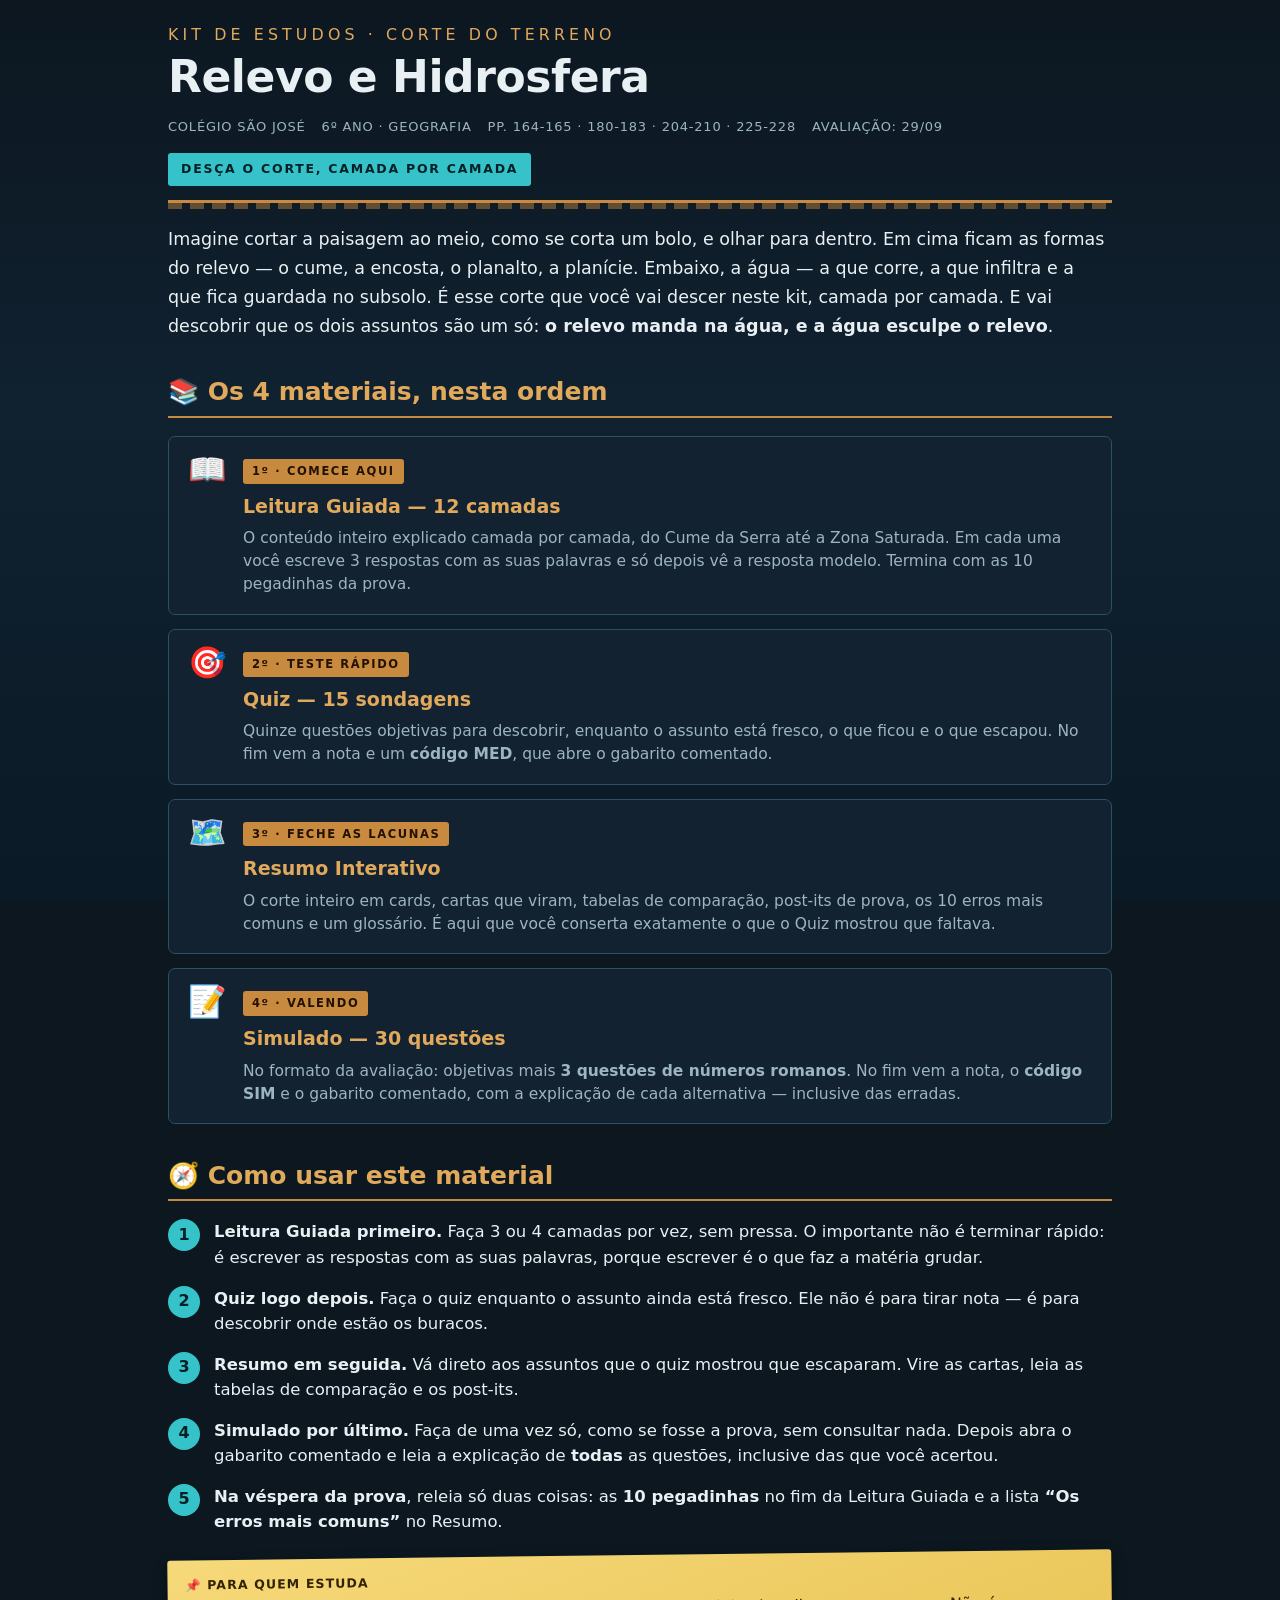
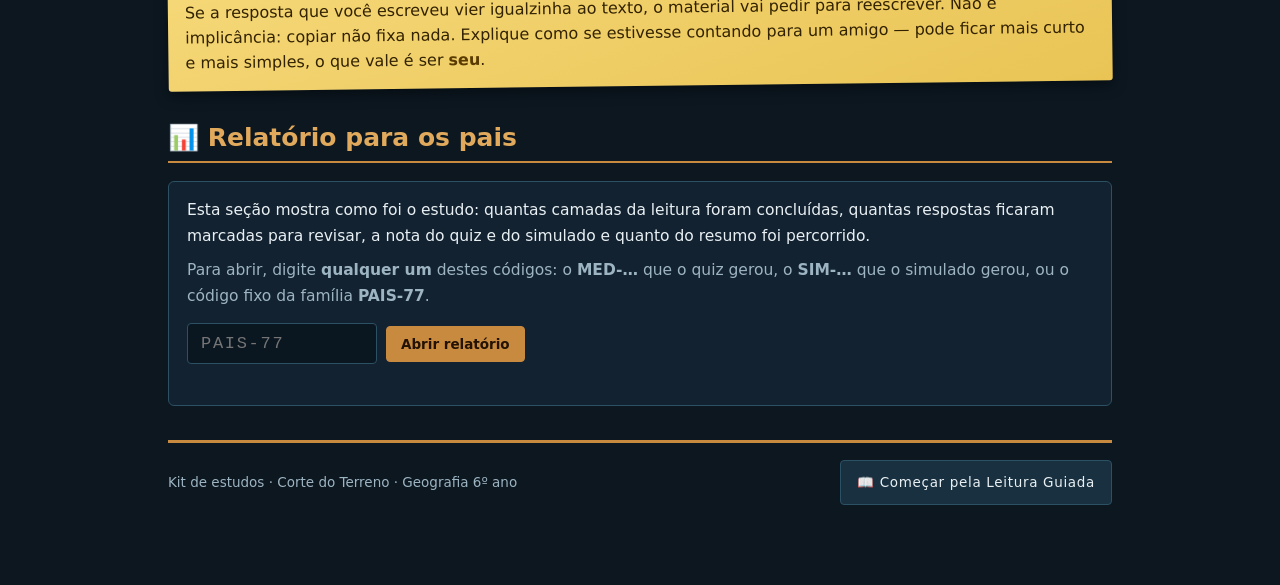
<file: index.html>
<!DOCTYPE html>
<html lang="pt-BR">
<head>
<meta charset="utf-8">
<meta name="viewport" content="width=device-width,initial-scale=1">
<title>Corte do Terreno — Geografia 6º ano | Relevo e Hidrosfera</title>
<style>
/* ===== visual do kit — Corte do Terreno ===== */
/* ===== CORTE DO TERRENO — tema do kit de Geografia 6º ano ===== */
:root{
  --fundo:#0c1720; --fundo2:#122230; --painel:#18303f; --painel2:#1f3c4e;
  --linha:#2c5064; --ocre:#c88a3f; --ocre2:#e0a95c;
  --ciano:#35c2c8; --ambar:#f0b429; --verde:#3fa96a; --vermelho:#e0625a;
  --texto:#e9f0f4; --texto2:#9db4c2;
  color-scheme:dark;
}
*{box-sizing:border-box}
body{
  margin:0;background:var(--fundo);color:var(--texto);
  font-family:'Segoe UI',system-ui,-apple-system,Roboto,sans-serif;
  font-size:18px;line-height:1.65;
  background-image:
    linear-gradient(180deg,#0c1720 0%,#102130 45%,#0a1a26 100%),
    repeating-linear-gradient(0deg,rgba(200,138,63,.035) 0 1px,transparent 1px 7px);
  background-attachment:fixed;
}
.wrap{max-width:980px;margin:0 auto;padding:0 18px 80px}

/* ===== CABEÇALHO ===== */
header.topo{padding:26px 0 14px;border-bottom:3px solid var(--ocre);position:relative}
header.topo::after{content:"";position:absolute;left:0;right:0;bottom:-9px;height:6px;
  background:repeating-linear-gradient(90deg,var(--ocre) 0 14px,transparent 14px 22px);opacity:.45}
.titulo{font-size:clamp(26px,5.6vw,44px);line-height:1.1;margin:0;font-weight:800;letter-spacing:-.01em}
.titulo .sub{display:block;font-size:.36em;font-weight:500;letter-spacing:.26em;
  text-transform:uppercase;color:var(--ocre2);margin-bottom:10px}
.faixa{display:flex;flex-wrap:wrap;gap:8px 16px;margin-top:14px;font-size:13px;
  letter-spacing:.06em;text-transform:uppercase;color:var(--texto2)}
.selo{display:inline-block;background:var(--ciano);color:#062028;font-weight:700;
  font-size:12.5px;letter-spacing:.14em;padding:6px 13px;border-radius:3px;text-transform:uppercase;margin-top:16px}
.selo.ocre{background:var(--ocre);color:#231202}
.selo.ambar{background:var(--ambar);color:#2b1d00}

/* ===== NAV ===== */
nav.abas{display:flex;flex-wrap:wrap;gap:7px;margin:20px 0 6px}
nav.abas a{font-size:13.5px;letter-spacing:.04em;text-decoration:none;color:var(--texto);
  border:1px solid var(--linha);background:var(--painel);padding:9px 14px;border-radius:4px;transition:.15s}
nav.abas a.atual{background:var(--ciano);color:#062028;border-color:var(--ciano);font-weight:700}
nav.abas a:hover{background:var(--painel2);border-color:var(--ciano)}
nav.abas a.atual:hover{background:var(--ciano)}

/* ===== PAINEL DE SALVAMENTO ===== */
.painel{border:1px solid var(--linha);background:var(--painel);padding:12px 14px;margin:18px 0 24px;
  display:flex;flex-wrap:wrap;gap:10px;align-items:center;justify-content:space-between;border-radius:5px}
.painel .status{font-size:13px;color:var(--texto2)}
.painel .btns{display:flex;gap:7px;flex-wrap:wrap}
button{font-family:inherit;font-size:13.5px;cursor:pointer;border:1px solid var(--linha);
  background:var(--painel2);color:var(--texto);padding:9px 14px;border-radius:4px;transition:.15s}
button:hover{background:var(--linha)}
button:disabled{opacity:.4;cursor:not-allowed}
button.principal{background:var(--verde);color:#04180d;border-color:var(--verde);font-weight:700}
button.principal:hover{background:#4fc47e}
button.ocre{background:var(--ocre);color:#231202;border-color:var(--ocre);font-weight:700}
button.ocre:hover{background:var(--ocre2)}

/* ===== BARRA DE PROGRESSO ===== */
.progresso{margin:0 0 26px}
.barra{height:15px;border:1px solid var(--linha);background:var(--fundo2);border-radius:8px;overflow:hidden}
.barra i{display:block;height:100%;width:0;transition:width .45s;
  background:linear-gradient(90deg,var(--ocre),var(--ciano))}
.progresso p{font-size:13px;margin:7px 0 0;color:var(--texto2)}

/* ===== TEXTO GERAL ===== */
h2{font-size:26px;line-height:1.25;margin:0}
h3{font-size:20px;margin:0 0 10px}
p{margin:0 0 14px}
a{color:var(--ciano)}
.destaque{background:rgba(240,180,41,.22);color:#ffdc8a;padding:1px 5px;border-radius:3px;font-weight:600}
.termo{color:var(--ocre2);font-weight:700}
.ex{background:var(--fundo2);border-left:4px solid var(--ciano);padding:11px 15px;margin:0 0 14px;border-radius:0 4px 4px 0}
.ex b{color:var(--ciano)}
.aviso-caixa{border:1px solid var(--linha);background:var(--painel);padding:13px 16px;border-radius:5px;font-size:15.5px}

/* ===== BLOCOS / CAMADAS ===== */
.bloco{border:1px solid var(--linha);background:var(--fundo2);margin:0 0 22px;border-radius:6px;overflow:hidden}
.bloco.trancado{opacity:.5}
.bloco > .cab{display:flex;gap:13px;align-items:baseline;flex-wrap:wrap;padding:15px 18px;
  border-bottom:1px solid var(--linha);background:var(--painel)}
.bloco .num{font-size:11.5px;letter-spacing:.14em;color:#231202;background:var(--ocre);
  padding:5px 10px;border-radius:3px;white-space:nowrap;font-weight:700;text-transform:uppercase}
.bloco .pag{font-size:12px;color:var(--texto2);margin-left:auto;white-space:nowrap}
.corpo{padding:18px 20px}
.corpo ul,.corpo ol{margin:0 0 14px;padding-left:22px}
.corpo li{margin-bottom:7px}

/* ===== PERGUNTAS ===== */
.perguntas{border-top:1px dashed var(--linha);padding:17px 20px;background:rgba(24,48,63,.5)}
.perguntas h3{font-size:13.5px;letter-spacing:.12em;text-transform:uppercase;margin:0 0 13px;color:var(--ciano)}
.pergunta{margin:0 0 16px}
.pergunta label{display:block;font-weight:700;margin-bottom:6px;font-size:17px}
textarea{width:100%;min-height:76px;font-family:inherit;font-size:16.5px;line-height:1.5;
  padding:11px;border:1px solid var(--linha);background:#0a1620;color:var(--texto);border-radius:4px;resize:vertical}
textarea:focus{outline:2px solid var(--ciano);outline-offset:1px}
textarea.verm{border-color:var(--vermelho);background:#25120f}
.avVerm{color:var(--vermelho);font-weight:700;font-size:13.5px;margin:6px 0 0}
.aviso{font-size:13.5px;color:var(--ambar);margin:0 0 10px;min-height:16px}

.modelo{border-top:1px solid var(--linha);padding:17px 20px;background:rgba(63,169,106,.08)}
.modelo h4{font-size:12.5px;letter-spacing:.12em;text-transform:uppercase;margin:0 0 12px;color:var(--verde)}
.mQ{border-top:1px dashed var(--linha);padding-top:11px;margin-top:11px}
.mQ:first-of-type{border-top:0;padding-top:0;margin-top:0}
.mResp{margin:0 0 9px}
.chkbox{background:var(--painel);border:1px solid var(--linha);border-radius:4px;padding:11px 13px}
.chkTit{margin:0 0 8px;font-size:12.5px;letter-spacing:.06em;text-transform:uppercase;color:var(--texto2)}
.ponto{display:flex;justify-content:space-between;align-items:center;gap:10px;padding:5px 0;font-size:15.5px}
.pbts{display:flex;gap:6px;flex-shrink:0}
.btChk{border:1px solid var(--linha);background:var(--fundo2);padding:5px 13px;border-radius:4px;cursor:pointer;font-size:13px;color:var(--texto)}
.btChk.on{background:var(--verde);color:#04180d;border-color:var(--verde);font-weight:700}
.btChk.nao.on{background:var(--vermelho);color:#fff;border-color:var(--vermelho)}
.auto{display:flex;gap:10px;flex-wrap:wrap;align-items:center;border-top:1px dashed var(--linha);padding-top:12px;margin-top:12px}
.selo-ok{color:var(--verde);font-weight:700}
.selo-rev{color:var(--vermelho);font-weight:700}
.cadeado{padding:17px 20px;font-size:14px;color:var(--texto2)}

/* ===== CAIXAS ESPECIAIS ===== */
.pegadinhas{border:2px solid var(--ambar);background:rgba(240,180,41,.08);padding:19px 21px;margin:30px 0 22px;border-radius:6px}
.pegadinhas h2{margin:0 0 13px;color:var(--ambar)}
.pegadinhas ol{margin:0;padding-left:22px}
.pegadinhas li{margin-bottom:11px}
.revisar{border:2px solid var(--vermelho);background:rgba(224,98,90,.1);border-radius:6px;padding:17px 21px;margin:26px 0}
.revisar h2{margin:0 0 10px;color:var(--vermelho)}
.revisar li{margin-bottom:6px}
.postit{background:linear-gradient(160deg,#f6d97a,#e9c455);color:#332200;padding:15px 17px;border-radius:3px;
  box-shadow:0 5px 14px rgba(0,0,0,.4);transform:rotate(-.7deg);margin:0 0 16px;font-size:16px;line-height:1.55}
.postit b{color:#5a3b00}
.postit .tit{display:block;font-weight:800;text-transform:uppercase;letter-spacing:.09em;font-size:12.5px;margin-bottom:7px}
.alerta{border-left:5px solid var(--vermelho);background:rgba(224,98,90,.1);padding:12px 16px;border-radius:0 5px 5px 0;margin:0 0 16px}
.alerta b{color:var(--vermelho)}

/* ===== TABELAS ===== */
.tabela-wrap{overflow-x:auto;margin:0 0 18px}
table.tb{width:100%;border-collapse:collapse;background:var(--fundo2);font-size:15.5px;min-width:480px}
table.tb th,table.tb td{border:1px solid var(--linha);padding:9px 11px;text-align:left;vertical-align:top}
table.tb th{background:var(--painel);font-size:12.5px;letter-spacing:.07em;text-transform:uppercase;color:var(--ocre2)}

/* ===== MODAL ===== */
.overlay{position:fixed;inset:0;background:rgba(4,12,18,.8);display:none;align-items:center;justify-content:center;padding:20px;z-index:50}
.overlay.on{display:flex}
.modal{background:var(--painel);border:2px solid var(--ocre);max-width:440px;width:100%;padding:23px;border-radius:7px}
.modal h3{margin:0 0 10px;font-size:21px;color:var(--ocre2)}
.modal p{margin:0 0 17px}
.modal .acoes{display:flex;gap:8px;justify-content:flex-end;flex-wrap:wrap}

/* ===== RODAPÉ ===== */
.rodape{border-top:3px solid var(--ocre);margin-top:34px;padding-top:17px;display:flex;flex-wrap:wrap;
  gap:12px;justify-content:space-between;align-items:center;font-size:13.5px;color:var(--texto2)}
.rodape a{color:var(--texto);text-decoration:none;border:1px solid var(--linha);background:var(--painel);
  padding:10px 16px;border-radius:4px;letter-spacing:.05em}
.rodape a:hover{background:var(--ciano);color:#062028;border-color:var(--ciano)}

/* ===== QUIZ / SIMULADO ===== */
.questao{border:1px solid var(--linha);background:var(--fundo2);border-radius:6px;padding:17px 19px;margin:0 0 18px}
.questao .qnum{font-size:11.5px;letter-spacing:.14em;text-transform:uppercase;color:#231202;
  background:var(--ocre);padding:4px 10px;border-radius:3px;font-weight:700;display:inline-block;margin-bottom:10px}
.questao .qnum.rom{background:var(--ciano);color:#062028}
.enunciado{font-size:17px;margin:0 0 13px;font-weight:600;line-height:1.55}
.afirm{background:var(--painel);border:1px solid var(--linha);border-radius:5px;padding:12px 15px;margin:0 0 14px}
.afirm p{margin:0 0 8px;font-size:16px}
.afirm p:last-child{margin:0}
.alts{display:flex;flex-direction:column;gap:8px}
.alt{display:flex;gap:11px;align-items:flex-start;border:1px solid var(--linha);background:var(--painel);
  padding:11px 14px;border-radius:5px;cursor:pointer;transition:.13s;font-size:16px;line-height:1.5;text-align:left;width:100%;color:var(--texto)}
.alt:hover{border-color:var(--ciano);background:var(--painel2)}
.alt .letra{font-weight:800;color:var(--ocre2);flex-shrink:0;min-width:20px}
.alt.marcada{border-color:var(--ciano);background:rgba(53,194,200,.16)}
.alt.certa{border-color:var(--verde);background:rgba(63,169,106,.2)}
.alt.errada{border-color:#3a4a55;background:rgba(150,160,170,.1);opacity:.85}
.alt.errada .letra{color:var(--texto2)}
.coment{font-size:14.5px;margin:7px 0 0;padding-left:31px;color:var(--texto2);line-height:1.5}
.coment.ok{color:#8fe0ae}
.placar{border:2px solid var(--ciano);background:var(--painel);border-radius:7px;padding:20px 22px;margin:24px 0}
.placar .nota{font-size:44px;font-weight:800;color:var(--ciano);line-height:1}
.codigo{font-family:'Courier New',monospace;font-size:26px;letter-spacing:.16em;font-weight:700;
  color:var(--ambar);background:var(--fundo);border:2px dashed var(--ambar);padding:12px 18px;border-radius:5px;display:inline-block;margin:10px 0}
.entrada-cod{display:flex;gap:9px;flex-wrap:wrap;align-items:center;margin:14px 0 0}
input[type=text]{font-family:'Courier New',monospace;font-size:17px;letter-spacing:.1em;padding:10px 13px;
  border:1px solid var(--linha);background:#0a1620;color:var(--texto);border-radius:4px;width:190px;text-transform:uppercase}
input[type=text]:focus{outline:2px solid var(--ciano);outline-offset:1px}

/* ===== RESUMO ===== */
.grade{display:grid;grid-template-columns:repeat(auto-fit,minmax(260px,1fr));gap:15px;margin:0 0 22px}
.card{border:1px solid var(--linha);background:var(--fundo2);border-radius:6px;padding:16px 18px}
.card h3{color:var(--ocre2);font-size:18px;margin:0 0 9px}
.card p{font-size:15.5px;margin:0 0 9px}
.card p:last-child{margin:0}
.flip{perspective:1100px;min-height:172px;cursor:pointer}
.flip .inner{position:relative;width:100%;height:172px;transition:transform .55s;transform-style:preserve-3d}
.flip.virado .inner{transform:rotateY(180deg)}
.flip .face{position:absolute;inset:0;backface-visibility:hidden;border:1px solid var(--linha);
  border-radius:6px;padding:15px 17px;display:flex;flex-direction:column;justify-content:center;overflow:auto}
.flip .frente{background:var(--painel);align-items:center;text-align:center}
.flip .frente h3{color:var(--ciano);margin:0 0 6px;font-size:19px}
.flip .frente .dica{font-size:13px;color:var(--texto2)}
.flip .verso{background:linear-gradient(150deg,#1d3f35,#193528);transform:rotateY(180deg);font-size:15px;line-height:1.5}
.secao-tit{border-bottom:2px solid var(--ocre);margin:36px 0 18px;padding-bottom:8px;font-size:25px;color:var(--ocre2)}
.glossario dt{font-weight:700;color:var(--ciano);margin-top:12px}
.glossario dd{margin:3px 0 0 0;font-size:15.5px;color:var(--texto2)}

/* ===== CORTE (ilustração do tema) ===== */
.corte{display:flex;flex-direction:column;border:1px solid var(--linha);border-radius:6px;overflow:hidden;margin:0 0 24px}
.corte .camada{padding:11px 16px;font-size:14.5px;display:flex;gap:11px;align-items:center;border-bottom:1px solid rgba(0,0,0,.25)}
.corte .camada:last-child{border-bottom:0}
.corte .camada b{flex-shrink:0}

@media(max-width:620px){
  body{font-size:17px}
  .bloco .pag{margin-left:0;width:100%}
  .wrap{padding:0 14px 60px}
  .corpo,.perguntas,.modelo{padding-left:15px;padding-right:15px}
}
</style>
<style>
  .material{display:flex;gap:16px;align-items:flex-start;border:1px solid var(--linha);background:var(--fundo2);
    border-radius:7px;padding:17px 19px;margin:0 0 14px;text-decoration:none;color:var(--texto);transition:.15s}
  .material:hover{border-color:var(--ciano);background:var(--painel);transform:translateX(4px)}
  .material .ico{font-size:31px;line-height:1;flex-shrink:0}
  .material h3{margin:0 0 5px;color:var(--ocre2);font-size:19px}
  .material p{margin:0;font-size:15.5px;color:var(--texto2);line-height:1.5}
  .material .ordem{font-size:11.5px;letter-spacing:.14em;text-transform:uppercase;color:#231202;
    background:var(--ocre);padding:3px 9px;border-radius:3px;font-weight:700;display:inline-block;margin-bottom:7px}
  .passos{counter-reset:p;padding:0;list-style:none;margin:0 0 20px}
  .passos li{counter-increment:p;position:relative;padding:0 0 0 46px;margin:0 0 15px;font-size:16.5px;line-height:1.55}
  .passos li::before{content:counter(p);position:absolute;left:0;top:0;width:32px;height:32px;border-radius:50%;
    background:var(--ciano);color:#062028;font-weight:800;display:flex;align-items:center;justify-content:center;font-size:16px}
  .rel-linha{display:flex;justify-content:space-between;gap:12px;padding:10px 0;border-bottom:1px solid var(--linha);font-size:16px}
  .rel-linha:last-child{border-bottom:0}
  .rel-linha b{color:var(--ciano)}
</style>
</head>
<body>
<div class="wrap">

<header class="topo">
  <h1 class="titulo"><span class="sub">Kit de Estudos · Corte do Terreno</span>Relevo e Hidrosfera</h1>
  <div class="faixa">
    <span>Colégio São José</span>
    <span>6º ano · Geografia</span>
    <span>pp. 164-165 · 180-183 · 204-210 · 225-228</span>
    <span>Avaliação: 29/09</span>
  </div>
  <p style="margin:0"><span class="selo">Desça o corte, camada por camada</span></p>
</header>

<p style="font-size:17.5px;margin:22px 0 6px">
Imagine cortar a paisagem ao meio, como se corta um bolo, e olhar para dentro. Em cima ficam as formas do relevo —
o cume, a encosta, o planalto, a planície. Embaixo, a água — a que corre, a que infiltra e a que fica guardada no subsolo.
É esse corte que você vai descer neste kit, camada por camada. E vai descobrir que os dois assuntos são um só:
<b>o relevo manda na água, e a água esculpe o relevo</b>.
</p>

<h2 class="secao-tit">📚 Os 4 materiais, nesta ordem</h2>

<a class="material" href="leitura-guiada.html">
  <span class="ico">📖</span>
  <span><span class="ordem">1º · Comece aqui</span>
    <h3>Leitura Guiada — 12 camadas</h3>
    <p>O conteúdo inteiro explicado camada por camada, do Cume da Serra até a Zona Saturada. Em cada uma você escreve
    3 respostas com as suas palavras e só depois vê a resposta modelo. Termina com as 10 pegadinhas da prova.</p>
  </span>
</a>

<a class="material" href="quiz.html">
  <span class="ico">🎯</span>
  <span><span class="ordem">2º · Teste rápido</span>
    <h3>Quiz — 15 sondagens</h3>
    <p>Quinze questões objetivas para descobrir, enquanto o assunto está fresco, o que ficou e o que escapou.
    No fim vem a nota e um <b>código MED</b>, que abre o gabarito comentado.</p>
  </span>
</a>

<a class="material" href="resumo.html">
  <span class="ico">🗺️</span>
  <span><span class="ordem">3º · Feche as lacunas</span>
    <h3>Resumo Interativo</h3>
    <p>O corte inteiro em cards, cartas que viram, tabelas de comparação, post-its de prova, os 10 erros mais comuns
    e um glossário. É aqui que você conserta exatamente o que o Quiz mostrou que faltava.</p>
  </span>
</a>

<a class="material" href="simulado.html">
  <span class="ico">📝</span>
  <span><span class="ordem">4º · Valendo</span>
    <h3>Simulado — 30 questões</h3>
    <p>No formato da avaliação: objetivas mais <b>3 questões de números romanos</b>. No fim vem a nota, o
    <b>código SIM</b> e o gabarito comentado, com a explicação de cada alternativa — inclusive das erradas.</p>
  </span>
</a>

<h2 class="secao-tit">🧭 Como usar este material</h2>
<ol class="passos">
  <li><b>Leitura Guiada primeiro.</b> Faça 3 ou 4 camadas por vez, sem pressa. O importante não é terminar rápido:
  é escrever as respostas com as suas palavras, porque escrever é o que faz a matéria grudar.</li>
  <li><b>Quiz logo depois.</b> Faça o quiz enquanto o assunto ainda está fresco. Ele não é para tirar nota — é para
  descobrir onde estão os buracos.</li>
  <li><b>Resumo em seguida.</b> Vá direto aos assuntos que o quiz mostrou que escaparam. Vire as cartas, leia as tabelas
  de comparação e os post-its.</li>
  <li><b>Simulado por último.</b> Faça de uma vez só, como se fosse a prova, sem consultar nada. Depois abra o gabarito
  comentado e leia a explicação de <b>todas</b> as questões, inclusive das que você acertou.</li>
  <li><b>Na véspera da prova</b>, releia só duas coisas: as <b>10 pegadinhas</b> no fim da Leitura Guiada e a lista
  <b>“Os erros mais comuns”</b> no Resumo.</li>
</ol>

<div class="postit">
  <span class="tit">📌 Para quem estuda</span>
  Se a resposta que você escreveu vier igualzinha ao texto, o material vai pedir para reescrever. Não é implicância:
  copiar não fixa nada. Explique como se estivesse contando para um amigo — pode ficar mais curto e mais simples,
  o que vale é ser <b>seu</b>.
</div>

<h2 class="secao-tit">📊 Relatório para os pais</h2>
<div class="card">
  <p>Esta seção mostra como foi o estudo: quantas camadas da leitura foram concluídas, quantas respostas ficaram marcadas
  para revisar, a nota do quiz e do simulado e quanto do resumo foi percorrido.</p>
  <p style="font-size:15.5px;color:var(--texto2)">Para abrir, digite <b>qualquer um</b> destes códigos: o <b>MED-…</b> que
  o quiz gerou, o <b>SIM-…</b> que o simulado gerou, ou o código fixo da família <b>PAIS-77</b>.</p>
  <div class="entrada-cod">
    <input type="text" id="codPais" placeholder="PAIS-77" autocomplete="off">
    <button class="ocre" id="btRel">Abrir relatório</button>
  </div>
  <p class="aviso" id="avRel"></p>
  <div id="relatorio"></div>
</div>

<div class="rodape">
  <span>Kit de estudos · Corte do Terreno · Geografia 6º ano</span>
  <a href="leitura-guiada.html">📖 Começar pela Leitura Guiada</a>
</div>

</div>

<script>
/* ===== parte comum dos exercicios ===== */
/* ===== MOTOR COMPARTILHADO — Quiz e Simulado | Corte do Terreno ===== */
/* Embaralhamento com semente fixa (mulberry32): a ordem é sempre a mesma
   em toda abertura, porque as respostas ficam salvas. A alternativa correta
   é guardada pelo OBJETO, nunca pela posição — por isso o gabarito não
   desalinha depois do embaralhamento. */

function mulberry32(a){
  return function(){
    a|=0; a=a+0x6D2B79F5|0;
    var t=Math.imul(a^a>>>15,1|a);
    t=t+Math.imul(t^t>>>7,61|t)^t;
    return ((t^t>>>14)>>>0)/4294967296;
  };
}

/* Embaralha as alternativas de cada questão.
   Entrada: lista de questões com alts[0] = CORRETA.
   Saída: cada questão ganha .ordem (array de objetos) e .certa (índice da correta
   DEPOIS do embaralhamento, achado pelo objeto e não pela posição). */
function prepararQuestoes(lista,semente){
  lista.forEach(function(q,i){
    var correta=q.alts[0];                 // guarda o OBJETO da correta
    var arr=q.alts.slice();
    var rnd=mulberry32(semente+i*7919);
    for(var k=arr.length-1;k>0;k--){
      var j=Math.floor(rnd()*(k+1));
      var tmp=arr[k]; arr[k]=arr[j]; arr[j]=tmp;
    }
    q.ordem=arr;
    q.certa=arr.indexOf(correta);          // reencontra a correta pelo objeto
  });
  return lista;
}

var LETRAS=['a','b','c','d'];

/* Código de liberação: PREFIXO-XX-YY. XX = acertos com zero à esquerda.
   YY = 2 letras aleatórias SEM I e sem O. Fica fixo no localStorage. */
function gerarCodigo(prefixo,acertos,chaveLS){
  var salvo=null;
  try{salvo=localStorage.getItem(chaveLS);}catch(e){}
  if(salvo&&salvo.indexOf(prefixo+'-'+pad2(acertos)+'-')===0)return salvo;
  var abc='ABCDEFGHJKLMNPQRSTUVWXYZ'; // sem I e sem O
  var yy=abc[Math.floor(Math.random()*abc.length)]+abc[Math.floor(Math.random()*abc.length)];
  var cod=prefixo+'-'+pad2(acertos)+'-'+yy;
  try{localStorage.setItem(chaveLS,cod);}catch(e){}
  return cod;
}
function pad2(n){return (n<10?'0':'')+n;}

/* Armazenamento com rede de segurança: se o navegador bloquear o
   localStorage, o material continua funcionando na memória. */
function criarStore(KEY,vazio){
  var mem=JSON.parse(JSON.stringify(vazio));
  return {
    ler:function(){
      try{return JSON.parse(localStorage.getItem(KEY)||'null')||JSON.parse(JSON.stringify(vazio));}
      catch(e){return mem;}
    },
    gravar:function(s){
      try{localStorage.setItem(KEY,JSON.stringify(s));}catch(e){mem=s;}
    },
    limpar:function(){
      try{localStorage.removeItem(KEY);}catch(e){}
      mem=JSON.parse(JSON.stringify(vazio));
    }
  };
}

function agoraBR(){
  var d=new Date();
  return d.toLocaleDateString('pt-BR')+' às '+d.toLocaleTimeString('pt-BR',{hour:'2-digit',minute:'2-digit'});
}

/* Modal desenhado na própria página — nunca alert/confirm/prompt,
   que travam a página e assustam a criança. */
function montarModal(){
  if(document.getElementById('overlay'))return;
  var d=document.createElement('div');
  d.className='overlay'; d.id='overlay';
  d.innerHTML='<div class="modal"><h3 id="mTit">Aviso</h3><p id="mTxt"></p>'+
    '<div class="acoes"><button id="mNao" style="display:none">Cancelar</button>'+
    '<button class="principal" id="mSim">Entendi</button></div></div>';
  document.body.appendChild(d);
}
function aviso(t,msg,onSim,comCancelar){
  montarModal();
  document.getElementById('mTit').textContent=t;
  document.getElementById('mTxt').textContent=msg;
  document.getElementById('mNao').style.display=comCancelar?'inline-block':'none';
  var ov=document.getElementById('overlay'); ov.classList.add('on');
  document.getElementById('mSim').onclick=function(){ov.classList.remove('on'); if(onSim)onSim();};
  document.getElementById('mNao').onclick=function(){ov.classList.remove('on');};
}
</script>
<script>
function lerLS(k){try{return JSON.parse(localStorage.getItem(k)||'null');}catch(e){return null;}}
function codLS(k){try{return localStorage.getItem(k);}catch(e){return null;}}

var K_LEI='geo6_relevo_hidrosfera_leituraguiada_v1';
var K_QUI='geo6_relevo_hidrosfera_quiz_v1';
var K_RES='geo6_relevo_hidrosfera_resumo_v1';
var K_SIM='geo6_relevo_hidrosfera_simulado_v1';

function codigosValidos(){
  var l=['PAIS-77'];
  var a=codLS('geo6_relevo_hidrosfera_quiz_codigo'); if(a)l.push(a);
  var b=codLS('geo6_relevo_hidrosfera_simulado_codigo'); if(b)l.push(b);
  return l;
}

function montarRelatorio(){
  var lei=lerLS(K_LEI)||{},qui=lerLS(K_QUI)||{},res=lerLS(K_RES)||{},sim=lerLS(K_SIM)||{};

  /* Leitura Guiada */
  var camadas=0,verm=0,naos=0,listaVerm=[],listaNao=[];
  var feito=lei.feito||{};
  for(var k in feito){if(feito[k])camadas++;}
  var tr=lei.transcrita||{};
  for(var t in tr){if(tr[t]){verm++;listaVerm.push('Camada '+t.split('-')[0]+', pergunta '+t.split('-')[1]);}}
  var ch=lei.chk||{};
  for(var c in ch){
    var arr=ch[c]||[];
    for(var i=0;i<arr.length;i++){if(arr[i]===0){naos++;listaNao.push('Camada '+c.split('-')[0]+', pergunta '+c.split('-')[1]);}}
  }

  var h='<div style="margin-top:18px">';
  h+='<h3 style="color:var(--ciano);margin:0 0 10px">📖 Leitura Guiada</h3>';
  h+='<div class="rel-linha"><span>Camadas concluídas</span><b>'+camadas+' de 12</b></div>';
  h+='<div class="rel-linha"><span>Respostas marcadas em vermelho (copiadas do texto)</span><b>'+verm+'</b></div>';
  h+='<div class="rel-linha"><span>Pontos do checklist marcados como “Não”</span><b>'+naos+'</b></div>';
  if(lei.quando)h+='<div class="rel-linha"><span>Última atividade</span><b>'+lei.quando+'</b></div>';
  if(listaVerm.length)h+='<p style="font-size:15px;color:var(--texto2);margin:10px 0 0"><b>Para reescrever:</b> '+listaVerm.join(' · ')+'</p>';
  if(listaNao.length)h+='<p style="font-size:15px;color:var(--texto2);margin:8px 0 0"><b>Faltou dizer em:</b> '+listaNao.join(' · ')+'</p>';

  h+='<h3 style="color:var(--ciano);margin:22px 0 10px">🎯 Quiz</h3>';
  if(qui.corrigido){
    h+='<div class="rel-linha"><span>Acertos</span><b>'+(qui.acertos||0)+' de '+(qui.total||15)+'</b></div>';
    h+='<div class="rel-linha"><span>Gabarito comentado aberto</span><b>'+(qui.gabarito?'sim':'ainda não')+'</b></div>';
  }else{
    var respQ=0;for(var q1 in (qui.marc||{}))respQ++;
    h+='<div class="rel-linha"><span>Situação</span><b>ainda não corrigido ('+respQ+' de 15 respondidas)</b></div>';
  }
  if(qui.quando)h+='<div class="rel-linha"><span>Última atividade</span><b>'+qui.quando+'</b></div>';

  h+='<h3 style="color:var(--ciano);margin:22px 0 10px">🗺️ Resumo</h3>';
  h+='<div class="rel-linha"><span>Quanto do resumo foi percorrido</span><b>'+(res.rolagem||0)+'%</b></div>';
  var vir=0;for(var v in (res.virados||{})){if(res.virados[v])vir++;}
  h+='<div class="rel-linha"><span>Cartas viradas</span><b>'+vir+'</b></div>';
  if(res.quando)h+='<div class="rel-linha"><span>Última atividade</span><b>'+res.quando+'</b></div>';

  h+='<h3 style="color:var(--ciano);margin:22px 0 10px">📝 Simulado</h3>';
  if(sim.corrigido){
    h+='<div class="rel-linha"><span>Acertos</span><b>'+(sim.acertos||0)+' de '+(sim.total||30)+'</b></div>';
    h+='<div class="rel-linha"><span>Gabarito comentado aberto</span><b>'+(sim.gabarito?'sim':'ainda não')+'</b></div>';
  }else{
    var respS=0;for(var s1 in (sim.marc||{}))respS++;
    h+='<div class="rel-linha"><span>Situação</span><b>ainda não corrigido ('+respS+' de 30 respondidas)</b></div>';
  }
  if(sim.quando)h+='<div class="rel-linha"><span>Última atividade</span><b>'+sim.quando+'</b></div>';

  h+='<p style="font-size:15px;color:var(--texto2);margin:20px 0 0">Este relatório lê o que ficou salvo <b>neste navegador e neste aparelho</b>. Se o estudo foi feito em outro computador ou celular, use o botão <b>📥 Exportar</b> naquele aparelho e o <b>📤 Importar</b> aqui.</p>';
  h+='</div>';
  document.getElementById('relatorio').innerHTML=h;
}

document.getElementById('btRel').onclick=function(){
  var v=(document.getElementById('codPais').value||'').trim().toUpperCase();
  if(codigosValidos().indexOf(v)>=0){
    document.getElementById('avRel').textContent='';
    montarRelatorio();
  }else{
    document.getElementById('avRel').textContent='⚠️ Código não reconhecido. Use o PAIS-77 ou um dos códigos gerados pelo quiz (MED-…) ou pelo simulado (SIM-…) neste mesmo aparelho.';
    document.getElementById('relatorio').innerHTML='';
  }
};
document.getElementById('codPais').addEventListener('keydown',function(e){
  if(e.key==='Enter')document.getElementById('btRel').click();
});
</script>
</body>
</html>
</file>
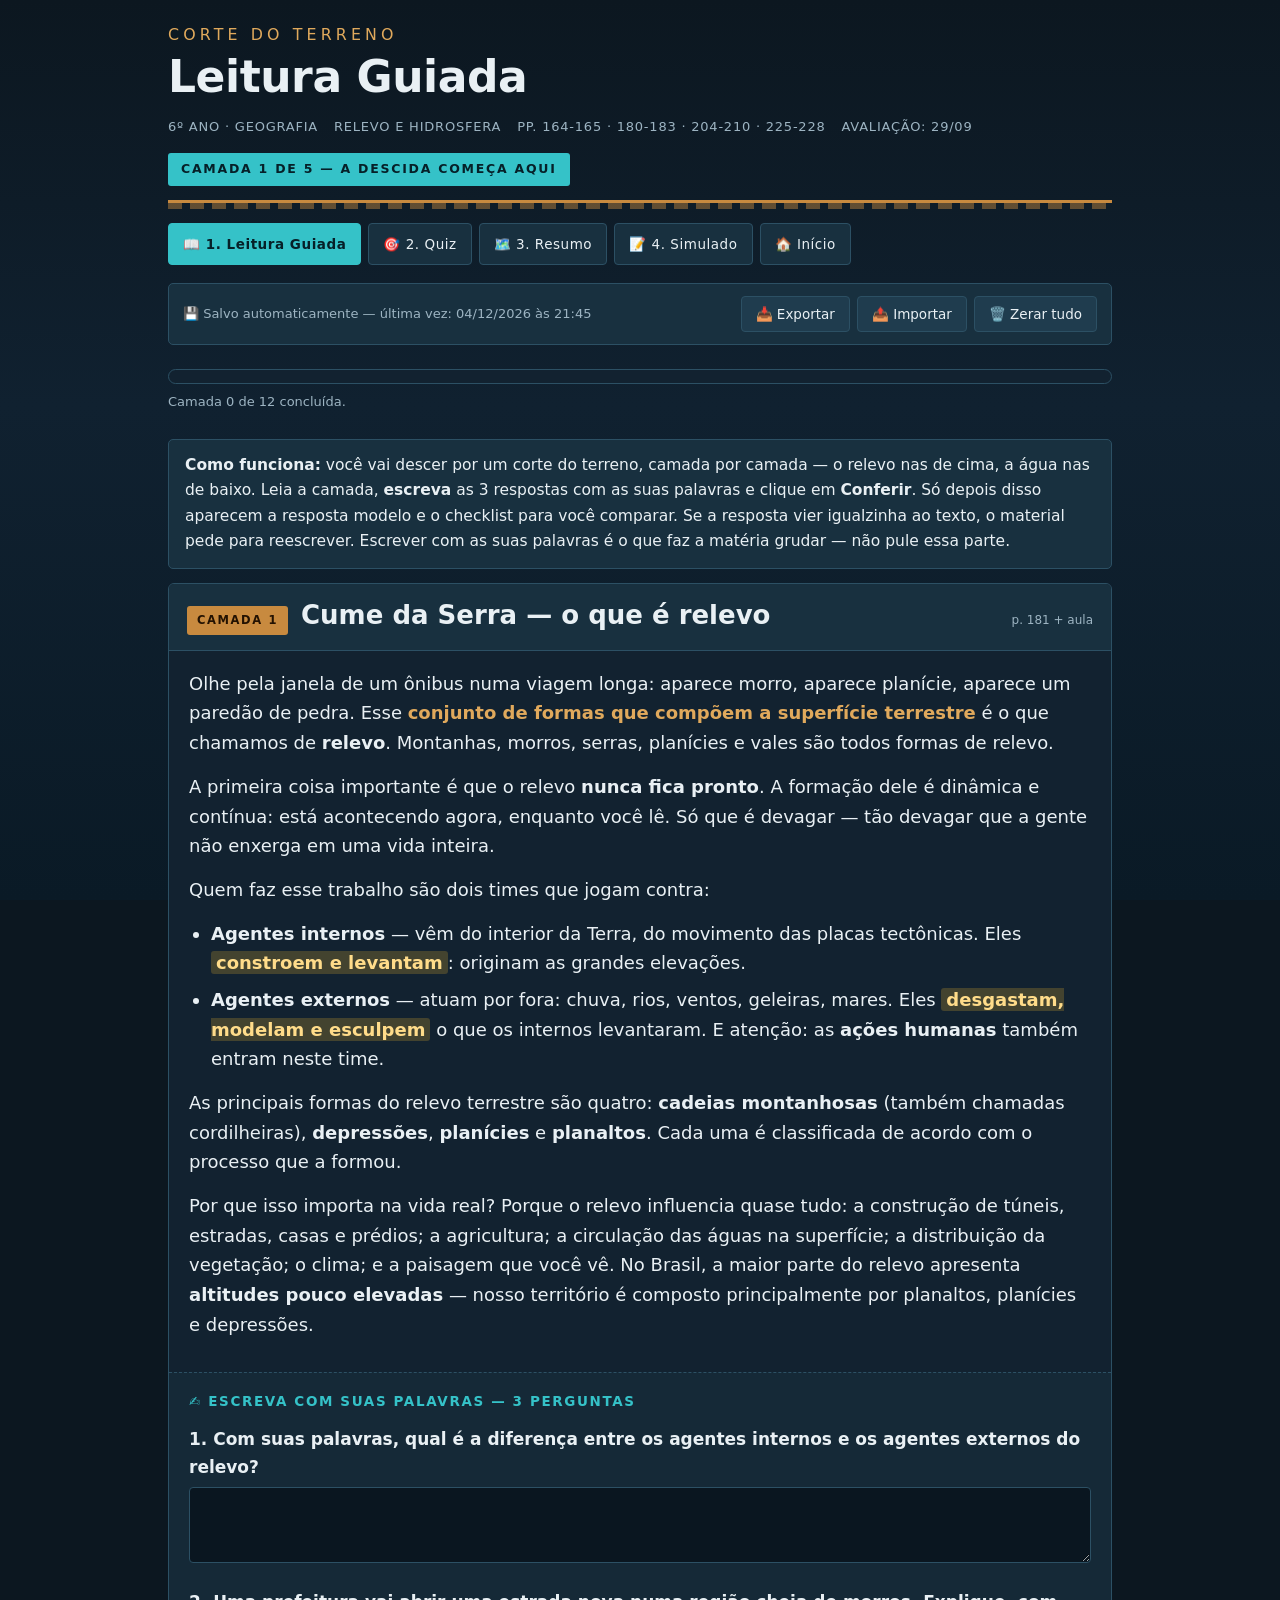
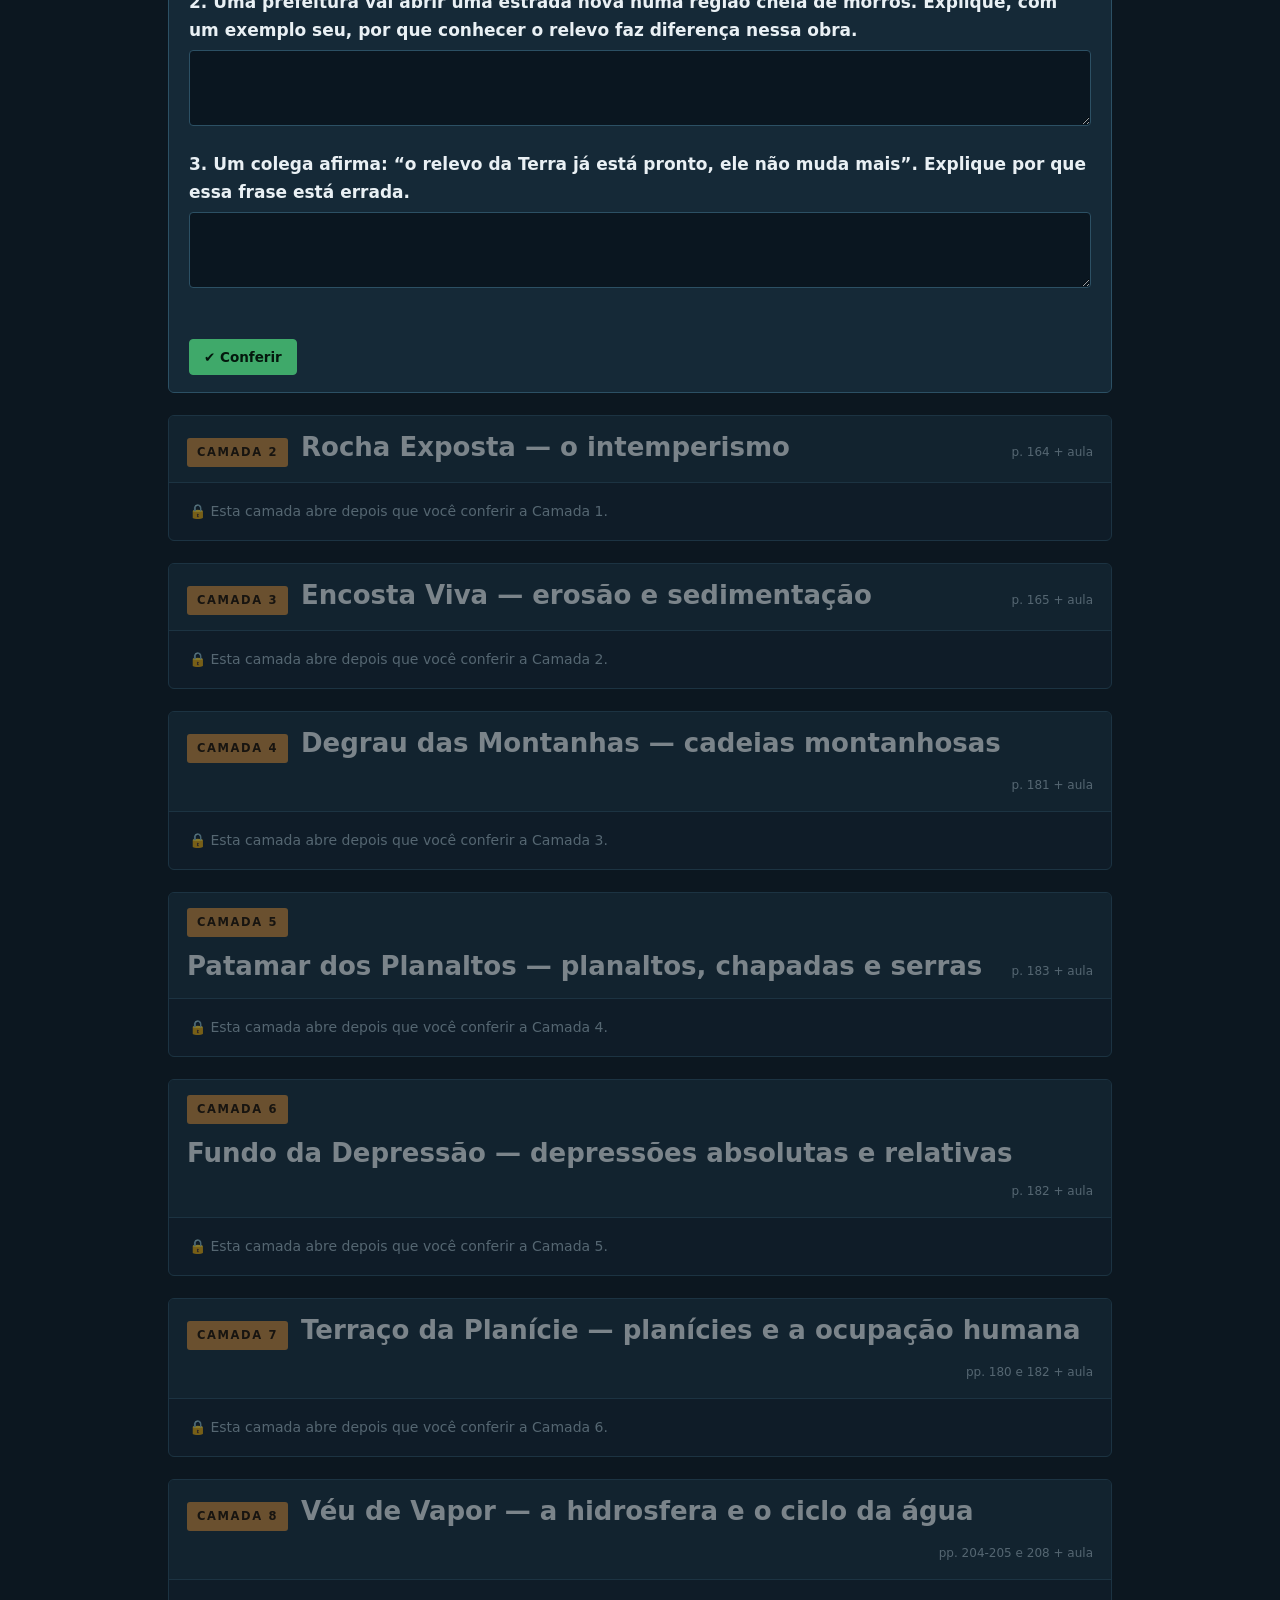
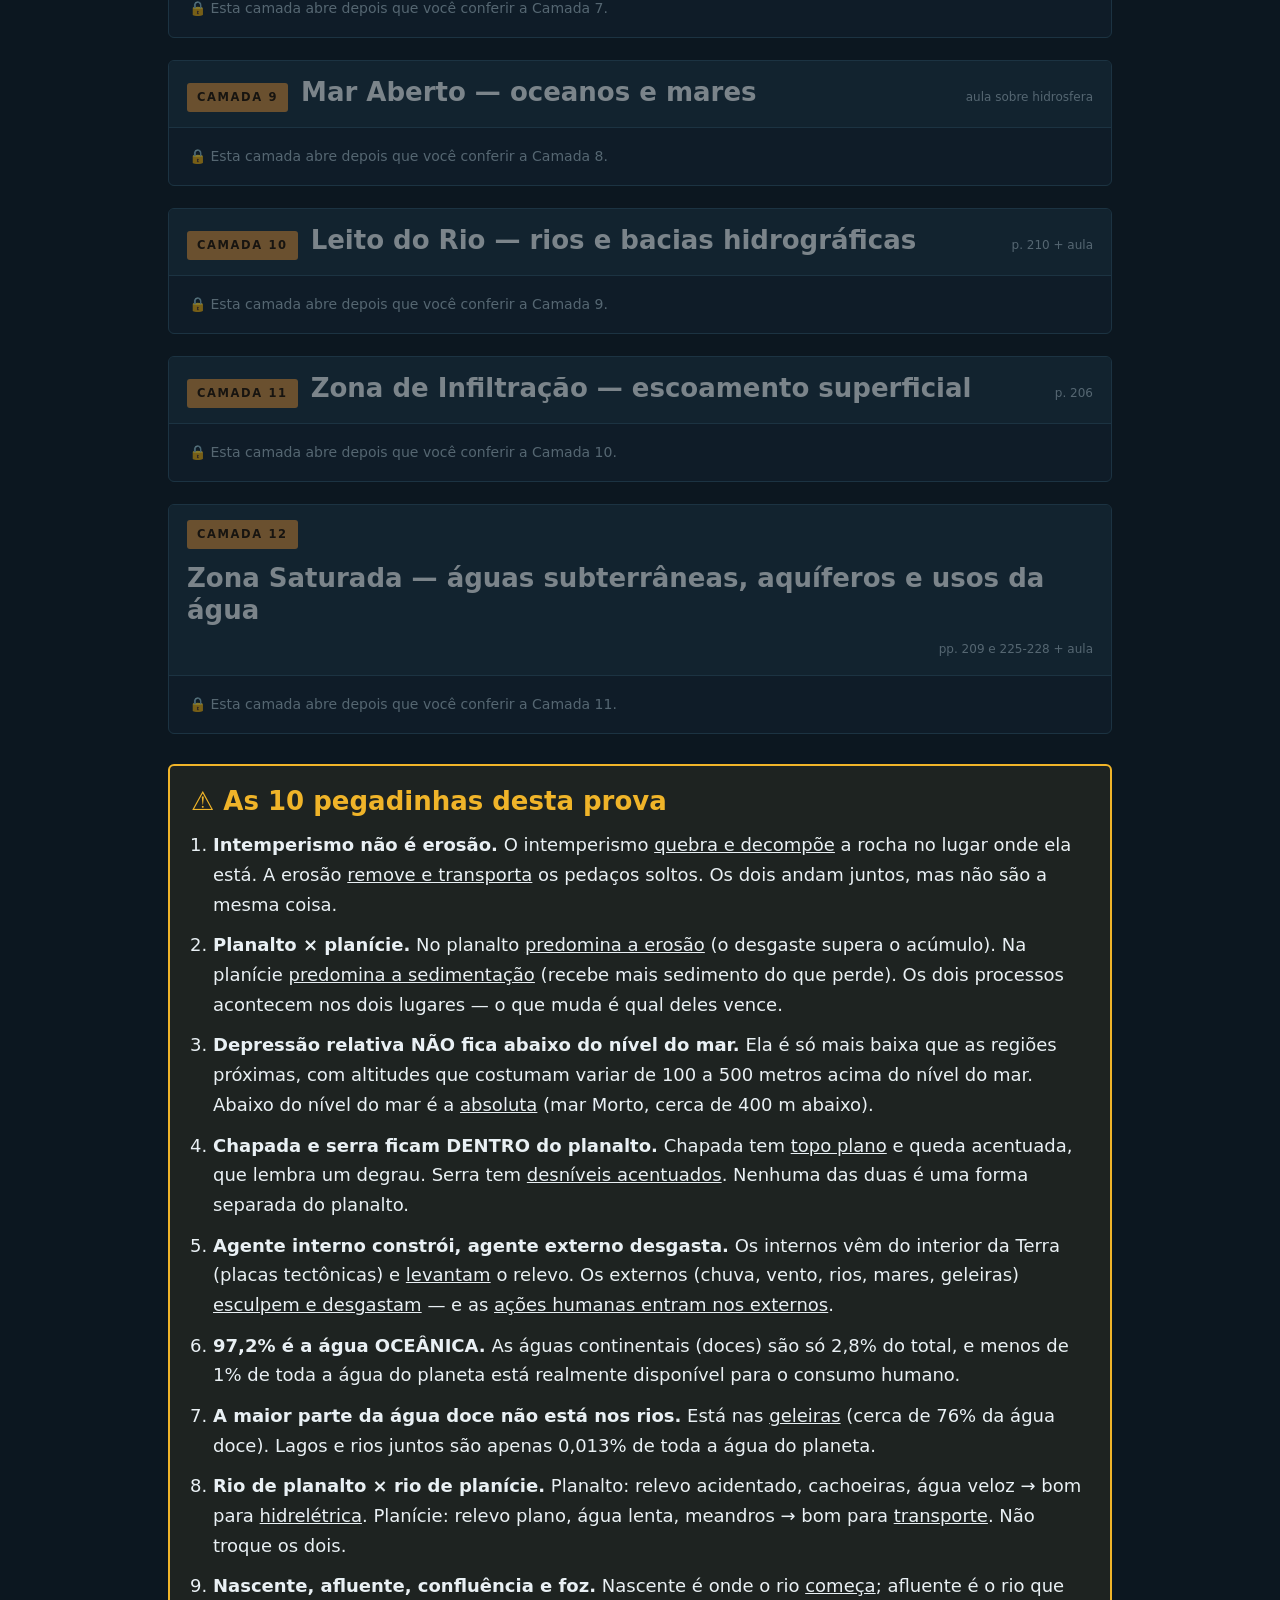
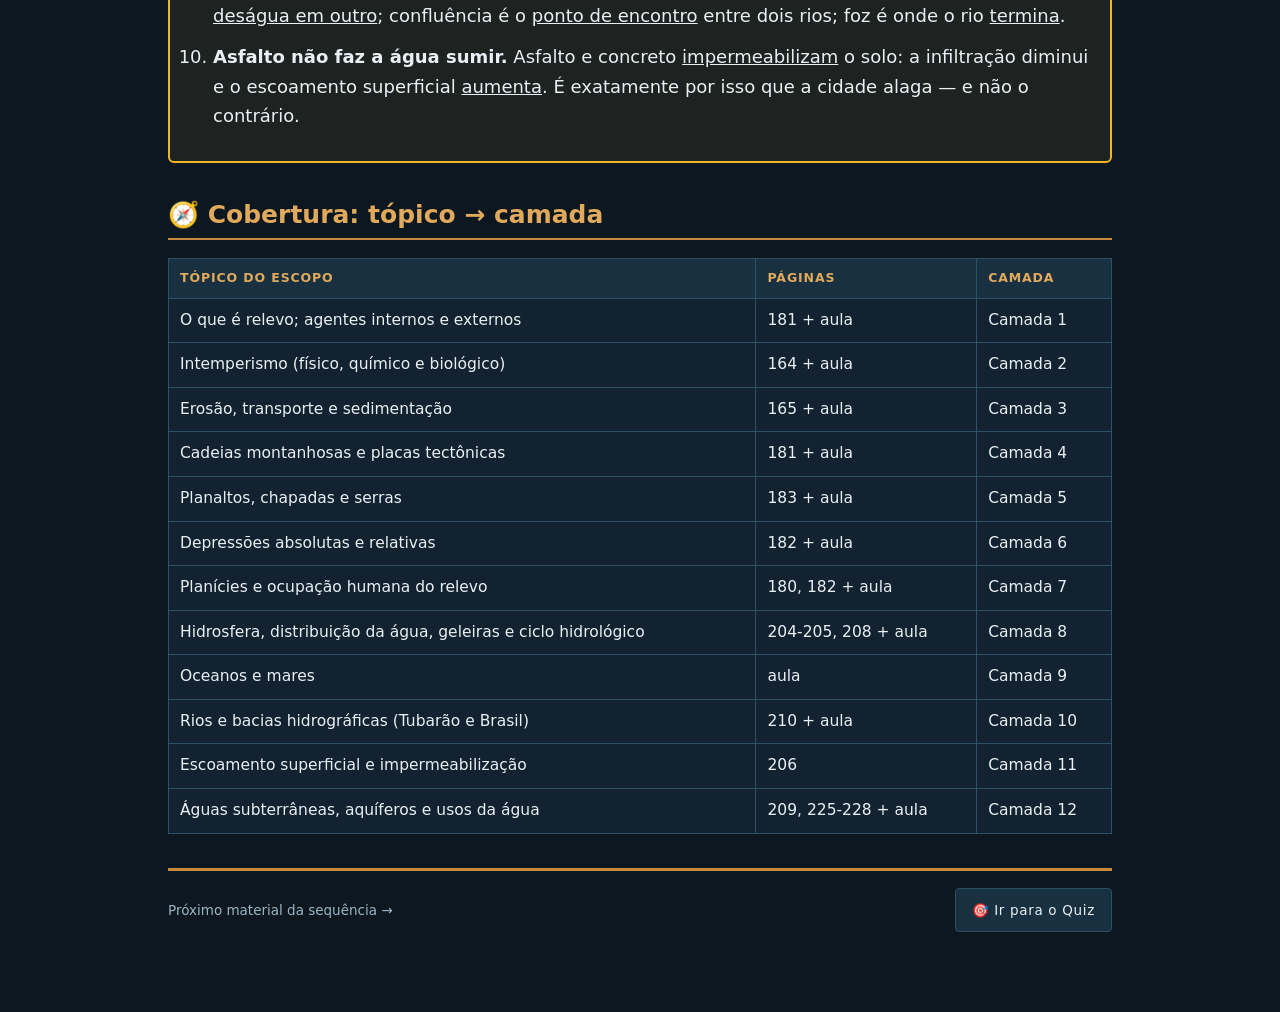
<file: leitura-guiada.html>
<!DOCTYPE html>
<html lang="pt-BR">
<head>
<meta charset="utf-8">
<meta name="viewport" content="width=device-width,initial-scale=1">
<title>Leitura Guiada — Geografia 6º ano | Corte do Terreno</title>
<style>
/* ===== visual do kit — Corte do Terreno ===== */
/* ===== CORTE DO TERRENO — tema do kit de Geografia 6º ano ===== */
:root{
  --fundo:#0c1720; --fundo2:#122230; --painel:#18303f; --painel2:#1f3c4e;
  --linha:#2c5064; --ocre:#c88a3f; --ocre2:#e0a95c;
  --ciano:#35c2c8; --ambar:#f0b429; --verde:#3fa96a; --vermelho:#e0625a;
  --texto:#e9f0f4; --texto2:#9db4c2;
  color-scheme:dark;
}
*{box-sizing:border-box}
body{
  margin:0;background:var(--fundo);color:var(--texto);
  font-family:'Segoe UI',system-ui,-apple-system,Roboto,sans-serif;
  font-size:18px;line-height:1.65;
  background-image:
    linear-gradient(180deg,#0c1720 0%,#102130 45%,#0a1a26 100%),
    repeating-linear-gradient(0deg,rgba(200,138,63,.035) 0 1px,transparent 1px 7px);
  background-attachment:fixed;
}
.wrap{max-width:980px;margin:0 auto;padding:0 18px 80px}

/* ===== CABEÇALHO ===== */
header.topo{padding:26px 0 14px;border-bottom:3px solid var(--ocre);position:relative}
header.topo::after{content:"";position:absolute;left:0;right:0;bottom:-9px;height:6px;
  background:repeating-linear-gradient(90deg,var(--ocre) 0 14px,transparent 14px 22px);opacity:.45}
.titulo{font-size:clamp(26px,5.6vw,44px);line-height:1.1;margin:0;font-weight:800;letter-spacing:-.01em}
.titulo .sub{display:block;font-size:.36em;font-weight:500;letter-spacing:.26em;
  text-transform:uppercase;color:var(--ocre2);margin-bottom:10px}
.faixa{display:flex;flex-wrap:wrap;gap:8px 16px;margin-top:14px;font-size:13px;
  letter-spacing:.06em;text-transform:uppercase;color:var(--texto2)}
.selo{display:inline-block;background:var(--ciano);color:#062028;font-weight:700;
  font-size:12.5px;letter-spacing:.14em;padding:6px 13px;border-radius:3px;text-transform:uppercase;margin-top:16px}
.selo.ocre{background:var(--ocre);color:#231202}
.selo.ambar{background:var(--ambar);color:#2b1d00}

/* ===== NAV ===== */
nav.abas{display:flex;flex-wrap:wrap;gap:7px;margin:20px 0 6px}
nav.abas a{font-size:13.5px;letter-spacing:.04em;text-decoration:none;color:var(--texto);
  border:1px solid var(--linha);background:var(--painel);padding:9px 14px;border-radius:4px;transition:.15s}
nav.abas a.atual{background:var(--ciano);color:#062028;border-color:var(--ciano);font-weight:700}
nav.abas a:hover{background:var(--painel2);border-color:var(--ciano)}
nav.abas a.atual:hover{background:var(--ciano)}

/* ===== PAINEL DE SALVAMENTO ===== */
.painel{border:1px solid var(--linha);background:var(--painel);padding:12px 14px;margin:18px 0 24px;
  display:flex;flex-wrap:wrap;gap:10px;align-items:center;justify-content:space-between;border-radius:5px}
.painel .status{font-size:13px;color:var(--texto2)}
.painel .btns{display:flex;gap:7px;flex-wrap:wrap}
button{font-family:inherit;font-size:13.5px;cursor:pointer;border:1px solid var(--linha);
  background:var(--painel2);color:var(--texto);padding:9px 14px;border-radius:4px;transition:.15s}
button:hover{background:var(--linha)}
button:disabled{opacity:.4;cursor:not-allowed}
button.principal{background:var(--verde);color:#04180d;border-color:var(--verde);font-weight:700}
button.principal:hover{background:#4fc47e}
button.ocre{background:var(--ocre);color:#231202;border-color:var(--ocre);font-weight:700}
button.ocre:hover{background:var(--ocre2)}

/* ===== BARRA DE PROGRESSO ===== */
.progresso{margin:0 0 26px}
.barra{height:15px;border:1px solid var(--linha);background:var(--fundo2);border-radius:8px;overflow:hidden}
.barra i{display:block;height:100%;width:0;transition:width .45s;
  background:linear-gradient(90deg,var(--ocre),var(--ciano))}
.progresso p{font-size:13px;margin:7px 0 0;color:var(--texto2)}

/* ===== TEXTO GERAL ===== */
h2{font-size:26px;line-height:1.25;margin:0}
h3{font-size:20px;margin:0 0 10px}
p{margin:0 0 14px}
a{color:var(--ciano)}
.destaque{background:rgba(240,180,41,.22);color:#ffdc8a;padding:1px 5px;border-radius:3px;font-weight:600}
.termo{color:var(--ocre2);font-weight:700}
.ex{background:var(--fundo2);border-left:4px solid var(--ciano);padding:11px 15px;margin:0 0 14px;border-radius:0 4px 4px 0}
.ex b{color:var(--ciano)}
.aviso-caixa{border:1px solid var(--linha);background:var(--painel);padding:13px 16px;border-radius:5px;font-size:15.5px}

/* ===== BLOCOS / CAMADAS ===== */
.bloco{border:1px solid var(--linha);background:var(--fundo2);margin:0 0 22px;border-radius:6px;overflow:hidden}
.bloco.trancado{opacity:.5}
.bloco > .cab{display:flex;gap:13px;align-items:baseline;flex-wrap:wrap;padding:15px 18px;
  border-bottom:1px solid var(--linha);background:var(--painel)}
.bloco .num{font-size:11.5px;letter-spacing:.14em;color:#231202;background:var(--ocre);
  padding:5px 10px;border-radius:3px;white-space:nowrap;font-weight:700;text-transform:uppercase}
.bloco .pag{font-size:12px;color:var(--texto2);margin-left:auto;white-space:nowrap}
.corpo{padding:18px 20px}
.corpo ul,.corpo ol{margin:0 0 14px;padding-left:22px}
.corpo li{margin-bottom:7px}

/* ===== PERGUNTAS ===== */
.perguntas{border-top:1px dashed var(--linha);padding:17px 20px;background:rgba(24,48,63,.5)}
.perguntas h3{font-size:13.5px;letter-spacing:.12em;text-transform:uppercase;margin:0 0 13px;color:var(--ciano)}
.pergunta{margin:0 0 16px}
.pergunta label{display:block;font-weight:700;margin-bottom:6px;font-size:17px}
textarea{width:100%;min-height:76px;font-family:inherit;font-size:16.5px;line-height:1.5;
  padding:11px;border:1px solid var(--linha);background:#0a1620;color:var(--texto);border-radius:4px;resize:vertical}
textarea:focus{outline:2px solid var(--ciano);outline-offset:1px}
textarea.verm{border-color:var(--vermelho);background:#25120f}
.avVerm{color:var(--vermelho);font-weight:700;font-size:13.5px;margin:6px 0 0}
.aviso{font-size:13.5px;color:var(--ambar);margin:0 0 10px;min-height:16px}

.modelo{border-top:1px solid var(--linha);padding:17px 20px;background:rgba(63,169,106,.08)}
.modelo h4{font-size:12.5px;letter-spacing:.12em;text-transform:uppercase;margin:0 0 12px;color:var(--verde)}
.mQ{border-top:1px dashed var(--linha);padding-top:11px;margin-top:11px}
.mQ:first-of-type{border-top:0;padding-top:0;margin-top:0}
.mResp{margin:0 0 9px}
.chkbox{background:var(--painel);border:1px solid var(--linha);border-radius:4px;padding:11px 13px}
.chkTit{margin:0 0 8px;font-size:12.5px;letter-spacing:.06em;text-transform:uppercase;color:var(--texto2)}
.ponto{display:flex;justify-content:space-between;align-items:center;gap:10px;padding:5px 0;font-size:15.5px}
.pbts{display:flex;gap:6px;flex-shrink:0}
.btChk{border:1px solid var(--linha);background:var(--fundo2);padding:5px 13px;border-radius:4px;cursor:pointer;font-size:13px;color:var(--texto)}
.btChk.on{background:var(--verde);color:#04180d;border-color:var(--verde);font-weight:700}
.btChk.nao.on{background:var(--vermelho);color:#fff;border-color:var(--vermelho)}
.auto{display:flex;gap:10px;flex-wrap:wrap;align-items:center;border-top:1px dashed var(--linha);padding-top:12px;margin-top:12px}
.selo-ok{color:var(--verde);font-weight:700}
.selo-rev{color:var(--vermelho);font-weight:700}
.cadeado{padding:17px 20px;font-size:14px;color:var(--texto2)}

/* ===== CAIXAS ESPECIAIS ===== */
.pegadinhas{border:2px solid var(--ambar);background:rgba(240,180,41,.08);padding:19px 21px;margin:30px 0 22px;border-radius:6px}
.pegadinhas h2{margin:0 0 13px;color:var(--ambar)}
.pegadinhas ol{margin:0;padding-left:22px}
.pegadinhas li{margin-bottom:11px}
.revisar{border:2px solid var(--vermelho);background:rgba(224,98,90,.1);border-radius:6px;padding:17px 21px;margin:26px 0}
.revisar h2{margin:0 0 10px;color:var(--vermelho)}
.revisar li{margin-bottom:6px}
.postit{background:linear-gradient(160deg,#f6d97a,#e9c455);color:#332200;padding:15px 17px;border-radius:3px;
  box-shadow:0 5px 14px rgba(0,0,0,.4);transform:rotate(-.7deg);margin:0 0 16px;font-size:16px;line-height:1.55}
.postit b{color:#5a3b00}
.postit .tit{display:block;font-weight:800;text-transform:uppercase;letter-spacing:.09em;font-size:12.5px;margin-bottom:7px}
.alerta{border-left:5px solid var(--vermelho);background:rgba(224,98,90,.1);padding:12px 16px;border-radius:0 5px 5px 0;margin:0 0 16px}
.alerta b{color:var(--vermelho)}

/* ===== TABELAS ===== */
.tabela-wrap{overflow-x:auto;margin:0 0 18px}
table.tb{width:100%;border-collapse:collapse;background:var(--fundo2);font-size:15.5px;min-width:480px}
table.tb th,table.tb td{border:1px solid var(--linha);padding:9px 11px;text-align:left;vertical-align:top}
table.tb th{background:var(--painel);font-size:12.5px;letter-spacing:.07em;text-transform:uppercase;color:var(--ocre2)}

/* ===== MODAL ===== */
.overlay{position:fixed;inset:0;background:rgba(4,12,18,.8);display:none;align-items:center;justify-content:center;padding:20px;z-index:50}
.overlay.on{display:flex}
.modal{background:var(--painel);border:2px solid var(--ocre);max-width:440px;width:100%;padding:23px;border-radius:7px}
.modal h3{margin:0 0 10px;font-size:21px;color:var(--ocre2)}
.modal p{margin:0 0 17px}
.modal .acoes{display:flex;gap:8px;justify-content:flex-end;flex-wrap:wrap}

/* ===== RODAPÉ ===== */
.rodape{border-top:3px solid var(--ocre);margin-top:34px;padding-top:17px;display:flex;flex-wrap:wrap;
  gap:12px;justify-content:space-between;align-items:center;font-size:13.5px;color:var(--texto2)}
.rodape a{color:var(--texto);text-decoration:none;border:1px solid var(--linha);background:var(--painel);
  padding:10px 16px;border-radius:4px;letter-spacing:.05em}
.rodape a:hover{background:var(--ciano);color:#062028;border-color:var(--ciano)}

/* ===== QUIZ / SIMULADO ===== */
.questao{border:1px solid var(--linha);background:var(--fundo2);border-radius:6px;padding:17px 19px;margin:0 0 18px}
.questao .qnum{font-size:11.5px;letter-spacing:.14em;text-transform:uppercase;color:#231202;
  background:var(--ocre);padding:4px 10px;border-radius:3px;font-weight:700;display:inline-block;margin-bottom:10px}
.questao .qnum.rom{background:var(--ciano);color:#062028}
.enunciado{font-size:17px;margin:0 0 13px;font-weight:600;line-height:1.55}
.afirm{background:var(--painel);border:1px solid var(--linha);border-radius:5px;padding:12px 15px;margin:0 0 14px}
.afirm p{margin:0 0 8px;font-size:16px}
.afirm p:last-child{margin:0}
.alts{display:flex;flex-direction:column;gap:8px}
.alt{display:flex;gap:11px;align-items:flex-start;border:1px solid var(--linha);background:var(--painel);
  padding:11px 14px;border-radius:5px;cursor:pointer;transition:.13s;font-size:16px;line-height:1.5;text-align:left;width:100%;color:var(--texto)}
.alt:hover{border-color:var(--ciano);background:var(--painel2)}
.alt .letra{font-weight:800;color:var(--ocre2);flex-shrink:0;min-width:20px}
.alt.marcada{border-color:var(--ciano);background:rgba(53,194,200,.16)}
.alt.certa{border-color:var(--verde);background:rgba(63,169,106,.2)}
.alt.errada{border-color:#3a4a55;background:rgba(150,160,170,.1);opacity:.85}
.alt.errada .letra{color:var(--texto2)}
.coment{font-size:14.5px;margin:7px 0 0;padding-left:31px;color:var(--texto2);line-height:1.5}
.coment.ok{color:#8fe0ae}
.placar{border:2px solid var(--ciano);background:var(--painel);border-radius:7px;padding:20px 22px;margin:24px 0}
.placar .nota{font-size:44px;font-weight:800;color:var(--ciano);line-height:1}
.codigo{font-family:'Courier New',monospace;font-size:26px;letter-spacing:.16em;font-weight:700;
  color:var(--ambar);background:var(--fundo);border:2px dashed var(--ambar);padding:12px 18px;border-radius:5px;display:inline-block;margin:10px 0}
.entrada-cod{display:flex;gap:9px;flex-wrap:wrap;align-items:center;margin:14px 0 0}
input[type=text]{font-family:'Courier New',monospace;font-size:17px;letter-spacing:.1em;padding:10px 13px;
  border:1px solid var(--linha);background:#0a1620;color:var(--texto);border-radius:4px;width:190px;text-transform:uppercase}
input[type=text]:focus{outline:2px solid var(--ciano);outline-offset:1px}

/* ===== RESUMO ===== */
.grade{display:grid;grid-template-columns:repeat(auto-fit,minmax(260px,1fr));gap:15px;margin:0 0 22px}
.card{border:1px solid var(--linha);background:var(--fundo2);border-radius:6px;padding:16px 18px}
.card h3{color:var(--ocre2);font-size:18px;margin:0 0 9px}
.card p{font-size:15.5px;margin:0 0 9px}
.card p:last-child{margin:0}
.flip{perspective:1100px;min-height:172px;cursor:pointer}
.flip .inner{position:relative;width:100%;height:172px;transition:transform .55s;transform-style:preserve-3d}
.flip.virado .inner{transform:rotateY(180deg)}
.flip .face{position:absolute;inset:0;backface-visibility:hidden;border:1px solid var(--linha);
  border-radius:6px;padding:15px 17px;display:flex;flex-direction:column;justify-content:center;overflow:auto}
.flip .frente{background:var(--painel);align-items:center;text-align:center}
.flip .frente h3{color:var(--ciano);margin:0 0 6px;font-size:19px}
.flip .frente .dica{font-size:13px;color:var(--texto2)}
.flip .verso{background:linear-gradient(150deg,#1d3f35,#193528);transform:rotateY(180deg);font-size:15px;line-height:1.5}
.secao-tit{border-bottom:2px solid var(--ocre);margin:36px 0 18px;padding-bottom:8px;font-size:25px;color:var(--ocre2)}
.glossario dt{font-weight:700;color:var(--ciano);margin-top:12px}
.glossario dd{margin:3px 0 0 0;font-size:15.5px;color:var(--texto2)}

/* ===== CORTE (ilustração do tema) ===== */
.corte{display:flex;flex-direction:column;border:1px solid var(--linha);border-radius:6px;overflow:hidden;margin:0 0 24px}
.corte .camada{padding:11px 16px;font-size:14.5px;display:flex;gap:11px;align-items:center;border-bottom:1px solid rgba(0,0,0,.25)}
.corte .camada:last-child{border-bottom:0}
.corte .camada b{flex-shrink:0}

@media(max-width:620px){
  body{font-size:17px}
  .bloco .pag{margin-left:0;width:100%}
  .wrap{padding:0 14px 60px}
  .corpo,.perguntas,.modelo{padding-left:15px;padding-right:15px}
}
</style>
</head>
<body>
<div class="wrap">

<header class="topo">
  <h1 class="titulo"><span class="sub">Corte do Terreno</span>Leitura Guiada</h1>
  <div class="faixa">
    <span>6º ano · Geografia</span>
    <span>Relevo e Hidrosfera</span>
    <span>pp. 164-165 · 180-183 · 204-210 · 225-228</span>
    <span>Avaliação: 29/09</span>
  </div>
  <p style="margin:0"><span class="selo">Camada 1 de 5 — a descida começa aqui</span></p>
</header>

<nav class="abas">
  <a href="leitura-guiada.html" class="atual">📖 1. Leitura Guiada</a>
  <a href="quiz.html">🎯 2. Quiz</a>
  <a href="resumo.html">🗺️ 3. Resumo</a>
  <a href="simulado.html">📝 4. Simulado</a>
  <a href="index.html">🏠 Início</a>
</nav>

<div class="painel">
  <div class="status" id="status">Carregando seu progresso…</div>
  <div class="btns">
    <button id="btExportar">📥 Exportar</button>
    <button id="btImportar">📤 Importar</button>
    <button id="btZerar">🗑️ Zerar tudo</button>
  </div>
</div>
<input type="file" id="arquivo" accept="application/json" style="display:none">

<div class="progresso">
  <div class="barra"><i id="barra"></i></div>
  <p id="txtProg">Camada 0 de 12 concluída.</p>
</div>

<p class="aviso-caixa">
<b>Como funciona:</b> você vai descer por um corte do terreno, camada por camada — o relevo nas de cima, a água nas de baixo.
Leia a camada, <b>escreva</b> as 3 respostas com as suas palavras e clique em <b>Conferir</b>. Só depois disso aparecem
a resposta modelo e o checklist para você comparar. Se a resposta vier igualzinha ao texto, o material pede para reescrever.
Escrever com as suas palavras é o que faz a matéria grudar — não pule essa parte.
</p>

<div id="blocos"></div>

<section class="pegadinhas">
  <h2>⚠️ As 10 pegadinhas desta prova</h2>
  <ol>
    <li><b>Intemperismo não é erosão.</b> O intemperismo <u>quebra e decompõe</u> a rocha no lugar onde ela está. A erosão <u>remove e transporta</u> os pedaços soltos. Os dois andam juntos, mas não são a mesma coisa.</li>
    <li><b>Planalto × planície.</b> No planalto <u>predomina a erosão</u> (o desgaste supera o acúmulo). Na planície <u>predomina a sedimentação</u> (recebe mais sedimento do que perde). Os dois processos acontecem nos dois lugares — o que muda é qual deles vence.</li>
    <li><b>Depressão relativa NÃO fica abaixo do nível do mar.</b> Ela é só mais baixa que as regiões próximas, com altitudes que costumam variar de 100 a 500 metros acima do nível do mar. Abaixo do nível do mar é a <u>absoluta</u> (mar Morto, cerca de 400 m abaixo).</li>
    <li><b>Chapada e serra ficam DENTRO do planalto.</b> Chapada tem <u>topo plano</u> e queda acentuada, que lembra um degrau. Serra tem <u>desníveis acentuados</u>. Nenhuma das duas é uma forma separada do planalto.</li>
    <li><b>Agente interno constrói, agente externo desgasta.</b> Os internos vêm do interior da Terra (placas tectônicas) e <u>levantam</u> o relevo. Os externos (chuva, vento, rios, mares, geleiras) <u>esculpem e desgastam</u> — e as <u>ações humanas entram nos externos</u>.</li>
    <li><b>97,2% é a água OCEÂNICA.</b> As águas continentais (doces) são só 2,8% do total, e menos de 1% de toda a água do planeta está realmente disponível para o consumo humano.</li>
    <li><b>A maior parte da água doce não está nos rios.</b> Está nas <u>geleiras</u> (cerca de 76% da água doce). Lagos e rios juntos são apenas 0,013% de toda a água do planeta.</li>
    <li><b>Rio de planalto × rio de planície.</b> Planalto: relevo acidentado, cachoeiras, água veloz → bom para <u>hidrelétrica</u>. Planície: relevo plano, água lenta, meandros → bom para <u>transporte</u>. Não troque os dois.</li>
    <li><b>Nascente, afluente, confluência e foz.</b> Nascente é onde o rio <u>começa</u>; afluente é o rio que <u>deságua em outro</u>; confluência é o <u>ponto de encontro</u> entre dois rios; foz é onde o rio <u>termina</u>.</li>
    <li><b>Asfalto não faz a água sumir.</b> Asfalto e concreto <u>impermeabilizam</u> o solo: a infiltração diminui e o escoamento superficial <u>aumenta</u>. É exatamente por isso que a cidade alaga — e não o contrário.</li>
  </ol>
</section>

<h2 class="secao-tit">🧭 Cobertura: tópico → camada</h2>
<div class="tabela-wrap">
<table class="tb">
  <thead><tr><th>Tópico do escopo</th><th>Páginas</th><th>Camada</th></tr></thead>
  <tbody>
    <tr><td>O que é relevo; agentes internos e externos</td><td>181 + aula</td><td>Camada 1</td></tr>
    <tr><td>Intemperismo (físico, químico e biológico)</td><td>164 + aula</td><td>Camada 2</td></tr>
    <tr><td>Erosão, transporte e sedimentação</td><td>165 + aula</td><td>Camada 3</td></tr>
    <tr><td>Cadeias montanhosas e placas tectônicas</td><td>181 + aula</td><td>Camada 4</td></tr>
    <tr><td>Planaltos, chapadas e serras</td><td>183 + aula</td><td>Camada 5</td></tr>
    <tr><td>Depressões absolutas e relativas</td><td>182 + aula</td><td>Camada 6</td></tr>
    <tr><td>Planícies e ocupação humana do relevo</td><td>180, 182 + aula</td><td>Camada 7</td></tr>
    <tr><td>Hidrosfera, distribuição da água, geleiras e ciclo hidrológico</td><td>204-205, 208 + aula</td><td>Camada 8</td></tr>
    <tr><td>Oceanos e mares</td><td>aula</td><td>Camada 9</td></tr>
    <tr><td>Rios e bacias hidrográficas (Tubarão e Brasil)</td><td>210 + aula</td><td>Camada 10</td></tr>
    <tr><td>Escoamento superficial e impermeabilização</td><td>206</td><td>Camada 11</td></tr>
    <tr><td>Águas subterrâneas, aquíferos e usos da água</td><td>209, 225-228 + aula</td><td>Camada 12</td></tr>
  </tbody>
</table>
</div>

<div class="rodape">
  <span>Próximo material da sequência →</span>
  <a href="quiz.html">🎯 Ir para o Quiz</a>
</div>

</div>

<div class="overlay" id="overlay">
  <div class="modal">
    <h3 id="mTit">Aviso</h3>
    <p id="mTxt"></p>
    <div class="acoes">
      <button id="mNao" style="display:none">Cancelar</button>
      <button class="principal" id="mSim">Entendi</button>
    </div>
  </div>
</div>

<script>
/* ================= DADOS ================= */
var BLOCOS = [
{n:1,t:"Cume da Serra — o que é relevo",pg:"p. 181 + aula",
 html:`
 <p>Olhe pela janela de um ônibus numa viagem longa: aparece morro, aparece planície, aparece um paredão de pedra. Esse <span class="termo">conjunto de formas que compõem a superfície terrestre</span> é o que chamamos de <b>relevo</b>. Montanhas, morros, serras, planícies e vales são todos formas de relevo.</p>
 <p>A primeira coisa importante é que o relevo <b>nunca fica pronto</b>. A formação dele é dinâmica e contínua: está acontecendo agora, enquanto você lê. Só que é devagar — tão devagar que a gente não enxerga em uma vida inteira.</p>
 <p>Quem faz esse trabalho são dois times que jogam contra:</p>
 <ul>
   <li><b>Agentes internos</b> — vêm do interior da Terra, do movimento das placas tectônicas. Eles <span class="destaque">constroem e levantam</span>: originam as grandes elevações.</li>
   <li><b>Agentes externos</b> — atuam por fora: chuva, rios, ventos, geleiras, mares. Eles <span class="destaque">desgastam, modelam e esculpem</span> o que os internos levantaram. E atenção: as <b>ações humanas</b> também entram neste time.</li>
 </ul>
 <p>As principais formas do relevo terrestre são quatro: <b>cadeias montanhosas</b> (também chamadas cordilheiras), <b>depressões</b>, <b>planícies</b> e <b>planaltos</b>. Cada uma é classificada de acordo com o processo que a formou.</p>
 <p>Por que isso importa na vida real? Porque o relevo influencia quase tudo: a construção de túneis, estradas, casas e prédios; a agricultura; a circulação das águas na superfície; a distribuição da vegetação; o clima; e a paisagem que você vê. No Brasil, a maior parte do relevo apresenta <b>altitudes pouco elevadas</b> — nosso território é composto principalmente por planaltos, planícies e depressões.</p>`,
 q:["Com suas palavras, qual é a diferença entre os agentes internos e os agentes externos do relevo?",
    "Uma prefeitura vai abrir uma estrada nova numa região cheia de morros. Explique, com um exemplo seu, por que conhecer o relevo faz diferença nessa obra.",
    "Um colega afirma: “o relevo da Terra já está pronto, ele não muda mais”. Explique por que essa frase está errada."],
 a:["Os agentes internos vêm de dentro da Terra (movimento das placas tectônicas) e constroem, levantando o relevo. Os agentes externos agem por fora — chuva, rios, ventos, geleiras, mares e também as ações humanas — e desgastam, modelam e esculpem as formas.",
    "Resposta pessoal. Ex.: em região de morro é preciso decidir se a estrada vai contornar a encosta, cortar o morro ou passar por um túnel; isso muda o custo, o tempo da obra e o risco de deslizamento. O relevo também define onde a água da chuva vai escorrer e onde pode faltar apoio para a pista.",
    "Porque a formação do relevo é um processo dinâmico e contínuo: os agentes internos continuam levantando e os externos continuam desgastando. A mudança é lenta demais para a gente perceber, mas não parou."]},

{n:2,t:"Rocha Exposta — o intemperismo",pg:"p. 164 + aula",
 html:`
 <p>Descendo uma camada, chegamos à rocha exposta ao tempo. Aqui começa o trabalho dos agentes externos, e ele tem um nome: <b>intemperismo</b>.</p>
 <p>Intemperismo é o <span class="termo">processo de decomposição e desagregação das rochas e de seus minerais</span>, que acontece por causa da umidade, dos ventos, da temperatura e dos seres vivos. Repare numa palavra-chave: a rocha ainda está <b>no lugar dela</b>. O intemperismo estraga a rocha ali mesmo; ele não carrega nada para longe — isso é tarefa da próxima camada.</p>
 <p>Existem três tipos, e a prova adora perguntar a diferença:</p>
 <ul>
   <li><b>Intemperismo físico</b> (ou mecânico) — as alterações de temperatura e a força dos ventos provocam a desagregação das rochas. A rocha se parte em pedaços menores, mas continua sendo o mesmo material. É o desgaste e a fragmentação.</li>
   <li><b>Intemperismo químico</b> — a água líquida <b>decompõe quimicamente</b> os minerais da rocha. Aqui há um rearranjo químico: o material deixa de ser o que era.</li>
   <li><b>Intemperismo biológico</b> — quem trabalha são os seres vivos. Bactérias e fungos se proliferam e contribuem para decompor a rocha; as raízes das plantas desagregam a rocha pela pressão que fazem. Como os seres vivos transformam a rocha física e quimicamente ao mesmo tempo, esse tipo também é chamado de <b>bioquímico</b>.</li>
 </ul>
 <div class="ex"><b>Como o físico funciona na prática:</b> num lugar de dias muito quentes e noites muito frias, a rocha dilata de dia e encolhe de noite. De tanto vai e volta, ela racha — sem mudar de composição.</div>
 <p>Uma pegadinha clássica: <span class="destaque">os três tipos podem ocorrer ao mesmo tempo</span>. A água que fragmenta e desgasta o material rochoso é a mesma que reage quimicamente com ele e que forma soluções ácidas quando entra em contato com a matéria orgânica do solo.</p>`,
 q:["O que é intemperismo? Explique com suas palavras.",
    "Numa calçada velha, a raiz de uma árvore rachou o concreto e, dentro da rachadura, o cimento virou um pó esbranquiçado. Quais tipos de intemperismo aparecem nessa cena? Justifique cada um.",
    "Explique para um colega mais novo a diferença entre intemperismo físico e químico, usando um exemplo inventado por você."],
 a:["É o processo de decomposição e desagregação das rochas e de seus minerais, provocado pela umidade, pelos ventos, pela temperatura e pelos seres vivos. A rocha é estragada no próprio lugar onde está.",
    "Aparecem o biológico e o químico (e também o físico). A raiz da árvore fazendo pressão e rachando o concreto é intemperismo biológico. O cimento virando pó, com o material mudando de composição, é intemperismo químico. A rachadura em si, quebrando o material em pedaços, é intemperismo físico.",
    "Resposta pessoal. Ex.: o físico é como quebrar um biscoito com a mão — vira farelo, mas continua sendo biscoito. O químico é como deixar o biscoito no leite — ele se desmancha e vira outra coisa. Na rocha, o físico quebra pela temperatura e pelo vento; o químico decompõe pela ação da água."]},

{n:3,t:"Encosta Viva — erosão e sedimentação",pg:"p. 165 + aula",
 html:`
 <p>O intemperismo deixou a rocha quebrada e solta. Esses fragmentos de rocha têm nome: <b>sedimentos</b>. Agora alguém precisa carregá-los morro abaixo — e esse alguém é a <b>erosão</b>.</p>
 <p>Erosão é o processo de <span class="termo">remoção e transporte</span> dos fragmentos de rochas resultantes do intemperismo. Quem faz o transporte são os ventos, as geleiras, a água dos rios, as chuvas e os mares.</p>
 <p>A velocidade e a intensidade dos processos erosivos dependem de vários fatores: o <b>clima</b>, o <b>tipo de rocha</b>, o <b>solo</b> e o <b>relevo local</b>. Por isso a erosão não é igual em todo lugar:</p>
 <ul>
   <li>Em regiões <b>desérticas e semiáridas</b>, os ventos têm grande atuação nos processos erosivos — falta água e falta vegetação para segurar o material.</li>
   <li>Em áreas de clima <b>tropical e temperado</b>, onde a água é abundante, a erosão provocada pela água dos rios é muito mais intensa.</li>
 </ul>
 <p>Intemperismo e erosão agem continuamente, um depois do outro, e o resultado é o <b>desgaste do relevo</b>: as formas vão ficando mais baixas e mais arredondadas com o tempo.</p>
 <p>E para onde vai todo esse material? Os sedimentos originários do desgaste são transportados das partes mais altas para as partes mais baixas do terreno: fundo de lagos, lagoas, rios e mares. O processo de <b>deposição de sedimentos</b> é chamado de <b>sedimentação</b>. Com o tempo, esses depósitos vão se compactando — e é dessa compactação que se originam as <b>rochas sedimentares</b>.</p>
 <div class="ex"><b>A linha de produção da paisagem:</b> rocha bruta → intemperismo (quebra) → erosão (remove e transporta) → sedimentação (deposita) → rocha sedimentar (compacta).</div>`,
 q:["Qual é a diferença entre intemperismo e erosão?",
    "Explique por que numa região desértica o vento é o principal agente de erosão, enquanto numa região tropical o principal é a água dos rios.",
    "Uma família construiu a casa no pé de um morro sem vegetação. Depois de uma chuva forte, o quintal amanheceu cheio de terra. Explique o que aconteceu usando as palavras erosão, transporte e sedimentação."],
 a:["O intemperismo decompõe e desagrega a rocha no lugar onde ela está. A erosão é o passo seguinte: ela remove e transporta os fragmentos que o intemperismo soltou.",
    "Porque a intensidade da erosão depende do clima. No deserto e no semiárido falta água e falta vegetação, então sobra o vento para remover e transportar o material. No clima tropical e temperado a água é abundante, então a erosão provocada pelos rios e pelas chuvas é muito mais forte.",
    "A chuva removeu os fragmentos soltos do morro, que estava sem vegetação para segurá-los (erosão). A água levou esse material encosta abaixo (transporte). Quando a água perdeu força ao chegar no terreno plano do quintal, largou a terra ali (sedimentação)."]},

{n:4,t:"Degrau das Montanhas — cadeias montanhosas",pg:"p. 181 + aula",
 html:`
 <p>Agora olhamos para o ponto mais alto do corte. As <b>cadeias montanhosas</b>, também chamadas de <b>cordilheiras</b>, são as <span class="termo">maiores elevações da superfície terrestre</span>. Um conjunto de montanhas forma uma cordilheira.</p>
 <p>Elas se originam do <b>encontro de placas tectônicas</b> — ou seja, são obra dos agentes internos. O que acontece nesse encontro depende de quem bate em quem:</p>
 <ul>
   <li><b>Placa oceânica × placa oceânica:</b> a placa mais densa mergulha sob a menos densa.</li>
   <li><b>Placa oceânica × placa continental:</b> a oceânica, por ser mais densa, sofre <b>subducção</b> (mergulha por baixo). A continental sofre <b>soerguimento</b> (elevação) e <b>dobramento</b> — ela se enruga para cima, como um tapete empurrado contra a parede.</li>
 </ul>
 <p>Por isso as cadeias montanhosas apresentam formas <b>íngremes</b>: paredões inclinados, picos pontudos, pouca área plana.</p>
 <p>Tem um detalhe que a prova costuma cobrar: as cadeias montanhosas são <b>formações geológicas de períodos geológicos recentes</b>. Como são “novas”, foram submetidas a <span class="destaque">pouco desgaste erosivo ao longo do tempo</span> — e é justamente por isso que continuam altas e pontudas. Isso é o que chamamos de <b>relevo jovem</b>. Quanto mais velha a forma, mais os agentes externos já tiveram tempo de arredondar e rebaixar.</p>
 <p>As cordilheiras mais famosas do mundo: a <b>dos Andes</b>, na América do Sul; as <b>montanhas Rochosas</b>, na América do Norte; e a <b>do Himalaia</b>, na Ásia.</p>`,
 q:["Como se formam as cadeias montanhosas?",
    "Imagine duas montanhas: a primeira tem picos pontudos e encostas muito íngremes; a segunda tem topo arredondado e é bem mais baixa. Qual das duas é o relevo mais jovem? Justifique.",
    "Quando uma placa oceânica encontra uma placa continental, o que acontece com cada uma delas? Explique com suas palavras."],
 a:["Elas se originam do encontro de placas tectônicas, ou seja, pela ação dos agentes internos. O choque entre as placas levanta o terreno e forma as maiores elevações da superfície.",
    "A primeira, de picos pontudos e encostas íngremes. Formas pontudas indicam que os agentes externos ainda tiveram pouco tempo para desgastar — é relevo jovem. O topo arredondado e baixo da segunda mostra muito tempo de erosão.",
    "A placa oceânica é mais densa, por isso ela mergulha por baixo — é a subducção. A placa continental, mais leve, é empurrada para cima: sofre soerguimento e dobramento, enrugando-se e formando as montanhas."]},

{n:5,t:"Patamar dos Planaltos — planaltos, chapadas e serras",pg:"p. 183 + aula",
 html:`
 <p>Descemos um degrau. Os <b>planaltos</b>, também chamados de <b>platôs</b>, são <span class="termo">terrenos extensos e pouco acidentados</span>, situados em uma faixa de altitude relativamente alta e <b>mais elevados que as áreas ao redor</b>.</p>
 <p>Aqui está a marca registrada do planalto, e é o que mais cai em prova: <span class="destaque">no planalto, os processos erosivos predominam em comparação aos de sedimentação</span>. Ou seja, o processo de erosão supera o de acumulação de sedimentos. O planalto <b>perde</b> mais material do que recebe — ele é uma superfície bastante desgastada pelo vento e pelas águas de rios e de chuva. Com esse desgaste, os sedimentos que saem dali se depositam nas áreas próximas mais baixas.</p>
 <p>Um planalto pode ter <b>milhares de quilômetros de extensão</b>. Justamente por ser tão grande, a superfície dele não é lisa: pode apresentar outras formas de relevo dentro de si — <b>serras, morros, vales, colinas e chapadas</b>.</p>
 <ul>
   <li><b>Chapadas</b> — formas com <b>quedas acentuadas</b>, que lembram um degrau, e <b>topo plano</b>. A Chapada Diamantina, na Bahia, é o exemplo clássico: a superfície plana no topo contrasta com as escarpas íngremes que formam suas bordas, moldadas pelos processos erosivos.</li>
   <li><b>Serras</b> — formas de relevo com <b>desníveis acentuados</b>, sobe e desce forte.</li>
 </ul>
 <p>Cuidado com a confusão mais comum: chapada e serra <b>não são formas separadas</b> do planalto. Elas estão <b>dentro</b> dele, são feições que aparecem na superfície de um planalto.</p>
 <p>E para localizar tudo isso num mapa: por convenção, as áreas mais elevadas e acidentadas são representadas com <b>tons de marrom</b>, e as mais baixas e planas, com <b>tons de verde</b>.</p>`,
 q:["O que é um planalto e o que o diferencia de uma planície?",
    "Você está diante de um paredão de pedra com o topo totalmente plano e uma queda bem acentuada, parecida com um degrau gigante. Que forma de relevo é essa? Justifique pela descrição.",
    "Os sedimentos que saem de um planalto vão parar onde? Explique o caminho que eles fazem."],
 a:["O planalto é um terreno extenso e pouco acidentado, situado em altitude relativamente alta e mais elevado que as áreas ao redor. A diferença principal está no processo: no planalto predomina a erosão (perde mais material do que recebe), enquanto na planície predomina a sedimentação (recebe mais do que perde).",
    "É uma chapada. As duas marcas que a descrição dá são exatamente as dela: topo plano e quedas acentuadas, que lembram um degrau. E a chapada é uma forma que aparece dentro de um planalto.",
    "Eles são desgastados do planalto pelo vento e pelas águas de rios e de chuva, são transportados pela erosão e acabam se depositando nas áreas próximas mais baixas, como as planícies, o fundo de lagos, rios e mares."]},

{n:6,t:"Fundo da Depressão — depressões absolutas e relativas",pg:"p. 182 + aula",
 html:`
 <p>Continuando a descida, chegamos às áreas rebaixadas. As <b>depressões</b> são <span class="termo">áreas mais baixas que o nível do mar ou que as demais formas de relevo que as circundam</span>. São superfícies planas ou levemente onduladas e bastante desgastadas.</p>
 <p>Elas podem se formar de duas maneiras: por <b>falhas tectônicas</b> (agente interno) ou por <b>erosão</b> (agente externo).</p>
 <p>A classificação é a parte que mais derruba gente na prova. São dois tipos, e a diferença está em <b>com o que você está comparando</b>:</p>
 <ul>
   <li><b>Depressão absoluta</b> — está em nível <b>inferior ao do mar</b>, ou seja, abaixo do nível do mar. O exemplo do livro é o <b>mar Morto</b>, entre a Jordânia e Israel, com cerca de <b>400 metros abaixo do nível do mar</b>: a maior depressão absoluta do mundo.</li>
   <li><b>Depressão relativa</b> — está em nível inferior ao de <b>outras regiões próximas</b>. Ela é mais baixa que a vizinhança, mas continua <b>acima</b> do nível do mar. Em geral apresenta ondulações suaves e altitudes que variam de <b>100 a 500 metros acima do nível do mar</b>.</li>
 </ul>
 <p>O jeito mais fácil de não errar: <span class="destaque">“absoluta” compara com o mar; “relativa” compara com os vizinhos</span>. Se a questão disser que o terreno está abaixo do nível do mar, é absoluta. Se disser apenas que é mais baixo que os morros ao redor, é relativa — mesmo que a altitude seja de 300 metros.</p>
 <p>No Brasil, as depressões são uma das três grandes formas do nosso relevo, ao lado dos planaltos e das planícies.</p>`,
 q:["Qual é a diferença entre depressão absoluta e depressão relativa?",
    "Um terreno está a 250 metros acima do nível do mar, mas é mais baixo que todos os morros que o cercam. Que tipo de depressão é essa? Justifique.",
    "Um colega diz que toda depressão fica abaixo do nível do mar. Explique, com suas palavras, por que ele está errado."],
 a:["A absoluta está em nível inferior ao do mar, ou seja, abaixo do nível do mar. A relativa está em nível inferior ao de outras regiões próximas, sendo mais baixa que a vizinhança, mas ainda acima do nível do mar (em geral entre 100 e 500 metros de altitude).",
    "É uma depressão relativa. Ela está acima do nível do mar (250 metros), mas é mais baixa que as regiões próximas — e é exatamente essa comparação com o entorno que define a depressão relativa.",
    "Porque só a depressão absoluta fica abaixo do nível do mar, como o mar Morto. A depressão relativa fica acima do nível do mar e é chamada de depressão apenas porque é mais baixa do que as regiões vizinhas."]},

{n:7,t:"Terraço da Planície — planícies e a ocupação humana",pg:"pp. 180 e 182 + aula",
 html:`
 <p>Chegamos ao terreno plano. As <b>planícies</b> são <span class="termo">áreas relativamente planas formadas pelo depósito de sedimentos vindos de terrenos mais elevados</span>. Aquele material que saiu do planalto na Camada 5? Boa parte dele parou aqui.</p>
 <p>Embora os processos erosivos também atuem sobre a planície, ali <b>prevalece o processo de sedimentação</b>: a área recebe mais sedimentos do que perde. É exatamente o contrário do planalto — e é esse par de opostos que a prova gosta de cobrar.</p>
 <p>A maior parte das planícies se formou pelo depósito de sedimentos trazidos pelos rios ao longo de milhões de anos. Por causa da forma aplainada e da fertilidade de seus solos, desde a Antiguidade as planícies têm sido <b>intensamente ocupadas</b>. O exemplo mais famoso é o do <b>rio Nilo</b>: a sociedade egípcia se desenvolveu às margens dele porque, durante as cheias, o rio inundava e fertilizava o solo, tornando possíveis as atividades agrícolas numa região árida.</p>
 <p>E isso nos leva a uma pergunta maior: <b>por que o relevo importa para onde as pessoas moram?</b></p>
 <ul>
   <li>Ao longo da história, os seres humanos procuraram se fixar em áreas mais <b>próximas aos rios</b>, que possibilitavam a agricultura e o transporte de pessoas, animais e mercadorias.</li>
   <li>Alguns povos, no entanto, fixaram-se em áreas de <b>altas montanhas</b>, onde o relevo é íngreme e a sobrevivência é mais difícil. Como as áreas de cultivo são restritas nesse tipo de relevo, eles desenvolveram o <b>terraceamento</b>: a abertura de terraços (degraus) nas encostas das montanhas, onde é possível praticar a agricultura. Essa técnica é usada em países como Filipinas, Indonésia, China e Vietnã.</li>
   <li>Conhecer as formas de relevo é importante para <b>planejar</b>: o crescimento das cidades, a ocupação de encostas, a construção de rodovias e túneis.</li>
   <li>O relevo também foi importante para a <b>defesa militar</b>. Na Europa medieval, castelos e fortes eram construídos em áreas elevadas para que os inimigos pudessem ser vistos de longe e a defesa fosse mais bem planejada.</li>
 </ul>`,
 q:["Por que na planície predomina a sedimentação e no planalto predomina a erosão?",
    "Explique por que as planícies foram tão ocupadas pelas sociedades antigas. Use o exemplo do rio Nilo ou um exemplo seu.",
    "Um povo vive numa montanha muito íngreme e precisa plantar para se alimentar. Que técnica ele pode usar e por que ela resolve o problema?"],
 a:["Porque o planalto é mais elevado que as áreas ao redor: o vento e as águas retiram material dali e o levam para baixo, então o desgaste supera o acúmulo. A planície é o terreno baixo que recebe esse material vindo das áreas mais altas, por isso ela ganha mais sedimentos do que perde.",
    "Porque as planícies são planas e têm solos férteis, o que facilita a agricultura e a construção. No caso do Nilo, as cheias do rio inundavam as margens e deixavam sedimentos que fertilizavam o solo, permitindo plantar numa região árida — por isso a sociedade egípcia se desenvolveu ali.",
    "Pode usar o terraceamento, que é a abertura de terraços (degraus) nas encostas da montanha. Ele resolve o problema porque cria faixas planas onde antes só havia inclinação, aumentando a área de cultivo e segurando a terra e a água na encosta."]},

{n:8,t:"Véu de Vapor — a hidrosfera e o ciclo da água",pg:"pp. 204-205 e 208 + aula",
 html:`
 <p>A partir daqui o corte muda de assunto: sai o relevo, entra a água. A <b>hidrosfera</b> é composta de <span class="termo">toda a água existente na Terra</span> — distribuída por oceanos, mares, rios, lagos, geleiras e águas subterrâneas, além de estar presente na atmosfera. Cerca de <b>70% da superfície terrestre</b> é coberta por água.</p>
 <p>Essa água pode ser encontrada na natureza em <b>três estados físicos</b>: sólido, líquido e gasoso. E ela se divide em dois grandes grupos:</p>
 <ul>
   <li><b>Águas continentais</b> — as que se encontram nas <b>terras emersas</b> (a terra que está acima do nível do mar): rios, lagos, aquíferos e geleiras. São a água doce, e correspondem a apenas <b>2,8%</b> do total de água do planeta.</li>
   <li><b>Águas oceânicas</b> — mares e oceanos. Representam a maior parte da água da Terra: <b>97,2%</b>.</li>
 </ul>
 <p>Juntas, elas ocupam cerca de três quartos da superfície da Terra. E se olharmos reservatório por reservatório, o desenho fica assim: <b>oceanos 96,5%</b>, <b>geleiras 1,74%</b>, <b>águas subterrâneas 1,7%</b> e <b>lagos e rios apenas 0,013%</b>. A água que usamos para beber vem principalmente dos rios, dos lagos e dos reservatórios subterrâneos — em conjunto, <span class="destaque">menos de 1% de toda a água do mundo</span>.</p>
 <p>As <b>geleiras</b> merecem destaque: são grandes e espessas massas de gelo formadas em camadas pela compactação da neve. Classificam-se em <b>calotas polares</b>, que cobrem permanentemente as regiões de altas latitudes, e <b>geleiras alpinas</b>, presentes em elevadas altitudes. Cerca de <b>76% da água doce do planeta</b> corresponde às geleiras — por isso a maior parte da nossa água doce não está nos rios, e sim congelada.</p>
 <p>Agora a pergunta central: a quantidade de água na Terra é <b>sempre a mesma</b> há bilhões de anos. Como? Graças ao <b>ciclo hidrológico</b>, ou ciclo da água: o constante movimento que a água realiza entre as terras emersas, os oceanos e a atmosfera. O que muda não é a quantidade — é o <b>estado físico</b> e a <b>distribuição</b>.</p>
 <p>O ciclo funciona assim: o calor do Sol provoca a <b>evaporação</b> da água de rios, lagos, oceanos e solos. Os seres vivos, notadamente as plantas, eliminam água para a atmosfera pela <b>transpiração</b>. Lá em cima, o vapor se resfria e se <b>condensa</b>, formando as gotículas das nuvens; conforme as gotas vão se reunindo, a nuvem fica mais densa e ocorre a <b>precipitação</b> — chuva, granizo (pedras de gelo formadas pela queda brusca de temperatura) ou neve. A água que cai pode <b>escoar</b> pela superfície até rios, lagos e oceanos, pode <b>infiltrar</b> no solo e formar reservatórios subterrâneos, ou <b>aflorar</b>, formando as nascentes de córregos e rios. Uma vez de volta à superfície, ela aquece, evapora, condensa e precipita outra vez.</p>
 <div class="ex"><b>Um bônus do ciclo:</b> ele purifica. Durante a evaporação, os poluentes permanecem nos rios, lagos e oceanos — sobe só a água. E na infiltração, o solo e as rochas funcionam como filtros naturais, retendo impurezas.</div>`,
 q:["O que é o ciclo hidrológico e por que a quantidade de água do planeta continua sempre a mesma?",
    "Uma pessoa diz: “não precisa economizar água, o planeta é quase todo feito de água”. Usando os números da distribuição, explique por que essa ideia é enganosa.",
    "Explique, com suas palavras, o caminho que uma gota faz desde o oceano até ir parar dentro de um reservatório subterrâneo."],
 a:["É o constante movimento que a água realiza entre as terras emersas, os oceanos e a atmosfera, passando por evaporação, transpiração, condensação, precipitação, escoamento e infiltração. A quantidade continua a mesma porque a água não desaparece: ela apenas muda de estado físico e de lugar.",
    "Porque a maior parte dessa água é salgada: 97,2% é água oceânica e apenas 2,8% é água doce. Além disso, a maior parte da água doce está congelada nas geleiras, de modo que os rios, lagos e reservatórios subterrâneos que usamos somam menos de 1% de toda a água do planeta.",
    "O calor do Sol faz a água do oceano evaporar e virar vapor. Na atmosfera o vapor se resfria e se condensa, formando as nuvens. Quando as gotas se juntam e a nuvem fica densa, ocorre a precipitação. Caindo sobre a terra, parte dessa água se infiltra no solo e vai se acumular no subsolo, formando o reservatório subterrâneo."]},

{n:9,t:"Mar Aberto — oceanos e mares",pg:"aula sobre hidrosfera",
 html:`
 <p>Se 97,2% da água está nos mares e oceanos, vale saber separar os dois — porque as pessoas usam as palavras como sinônimos, mas a Geografia não.</p>
 <ul>
   <li><b>Oceano</b> é uma <span class="termo">grande extensão de água salgada que circunda os continentes</span>. Os oceanos cercam os continentes e todas as massas de terras emersas.</li>
   <li><b>Mares</b> são <b>menores</b> que os oceanos, apresentam <b>menor profundidade</b> e <b>maior variedade</b> de temperatura, salinidade e transparência das águas. São limitados ou cercados quase que totalmente pelos continentes.</li>
 </ul>
 <p>São <b>cinco oceanos</b>: Pacífico, Atlântico, Índico, Glacial Ártico e Glacial Antártico. E por que dividir a água do planeta em cinco pedaços, se ela é toda ligada? A divisão foi feita por causa de <b>particularidades</b> de cada porção: temperatura, insolação, salinidade e movimentos das correntes oceânicas e das marés.</p>
 <ul>
   <li><b>Pacífico</b> — localiza-se entre a Ásia, a América e a Oceania. É o <b>mais extenso</b> e o <b>mais profundo</b> dos oceanos.</li>
   <li><b>Atlântico</b> — banha a América, a Europa e a África. É o <b>segundo maior</b> do mundo.</li>
   <li><b>Índico</b> — é o <b>terceiro maior</b>. Está localizado entre a Ásia, a África e a Oceania.</li>
   <li><b>Glacial Ártico</b> — banha a porção norte da Europa, da Ásia e da América. Com as baixas temperaturas da região, formam-se camadas de gelo sobre as águas, o que dificulta ou inviabiliza a navegação durante grande parte do ano.</li>
   <li><b>Glacial Antártico</b> — é formado pelo <b>encontro das águas</b> dos oceanos Pacífico, Atlântico e Índico. Por estar próximo ao polo Sul, onde as temperaturas são baixas, parte de suas águas permanece congelada durante grande período do ano.</li>
 </ul>
 <p>Quanto aos mares, de acordo com a Organização Hidrográfica Internacional existem <b>mais de 100 mares</b> no mundo. Alguns exemplos: mar do Caribe, do Norte, Negro, Cáspio, de Aral, Mediterrâneo, Vermelho, da Arábia, da China e de Bering.</p>
 <p>E por que a água do mar é salgada? Porque ela contém <b>uma variedade de minerais dissolvidos</b>, sendo o mais abundante o <b>cloreto de sódio</b> — o sal comum. À medida que a água flui dos rios para o oceano, ela carrega consigo minerais dissolvidos e sedimentos, que vão se acumulando ali.</p>
 <p>Mares e oceanos são importantes muito além dos usos humanos (pesca, transporte, lazer, extração de sal e de outros minerais, produção de energia): eles têm grande importância para a <b>dinâmica ambiental terrestre</b>. As primeiras formas de vida desenvolveram-se nos oceanos há <b>mais de 3,5 bilhões de anos</b>, e hoje eles abrigam uma rica biodiversidade, que vai de minúsculas algas até a baleia-azul, o maior animal do mundo.</p>`,
 q:["Qual é a diferença entre um mar e um oceano?",
    "Por que os oceanos foram divididos em cinco, em vez de serem tratados como uma massa de água só? Explique com suas palavras.",
    "Explique para um colega mais novo por que a água do mar é salgada e a água de um rio não é."],
 a:["O oceano é uma grande extensão de água salgada que circunda os continentes e cerca todas as terras emersas. O mar é menor, tem menor profundidade e maior variedade de temperatura, salinidade e transparência, e é limitado ou cercado quase que totalmente pelos continentes.",
    "Porque cada porção tem particularidades próprias: a temperatura, a insolação, a salinidade e os movimentos das correntes oceânicas e das marés são diferentes em cada uma. Essas diferenças justificaram separar a água em cinco oceanos, mesmo estando toda ligada.",
    "Resposta pessoal. Ex.: os rios vão dissolvendo minerais das rochas e do solo por onde passam e levam tudo isso até o mar. No mar, a água evapora, mas os minerais ficam — e com o tempo eles foram se acumulando. O mais abundante deles é o cloreto de sódio, que é o sal de cozinha. No rio a água está sempre passando e renovando, então o sal não se acumula."]},

{n:10,t:"Leito do Rio — rios e bacias hidrográficas",pg:"p. 210 + aula",
 html:`
 <p>Os <b>rios</b> são <span class="termo">cursos regulares de água que desembocam no mar, em um lago ou em outro rio</span>. Eles se formam a partir das precipitações, do afloramento de água subterrânea ou do derretimento de gelo e neve das montanhas.</p>
 <p>A quantidade de água varia muito de um rio para outro e também ao longo do ano: há uma época em que eles recebem maior quantidade de chuva — o período de <b>cheias</b> — e outra em que recebem menos, a <b>estiagem</b>. Por isso os rios podem ser <b>perenes</b>, que nunca secam, ou <b>intermitentes</b> (também chamados de temporários), que secam no período de estiagem.</p>
 <p>Todo rio tem um vocabulário próprio, e é aqui que a prova troca as palavras de lugar:</p>
 <ul>
   <li><b>Nascente</b> — o ponto onde o rio nasce.</li>
   <li><b>Afluentes</b> — os rios que deságuam em um rio principal.</li>
   <li><b>Confluência</b> — o ponto de encontro entre dois rios.</li>
   <li><b>Foz</b> — onde o rio termina, ou seja, onde ele deságua.</li>
 </ul>
 <p>O conjunto do rio principal e de seus afluentes configura a <b>rede hidrográfica</b>. E a área drenada por essa rede é a <b>bacia hidrográfica</b>: uma área constituída por um rio principal e seus afluentes, as formas de relevo, a vegetação, as rochas e os solos, além dos diferentes tipos de ocupação humana. As bacias são delimitadas por regiões de altitude mais elevada, chamadas <b>divisores de águas</b>.</p>
 <p>Repare que o relevo e a água estão diretamente ligados — e é por isso que este kit estuda os dois juntos:</p>
 <ul>
   <li>Onde o relevo é <b>mais acidentado</b>, com maiores declives e morros, os rios tendem a apresentar <b>cachoeiras</b> e a ter um curso de água mais <b>veloz</b>. São os chamados <b>rios de planalto</b>, que têm grande potencial para a geração de <b>energia hidrelétrica</b>.</li>
   <li>Onde o relevo é <b>mais plano</b>, as águas correm em <b>menor velocidade</b> e podem apresentar <b>meandros</b> (caminhos sinuosos, cheios de curvas). São os <b>rios de planície</b>, favoráveis ao <b>transporte</b>.</li>
 </ul>
 <p>A vegetação também desempenha papel importante. A vegetação ribeirinha, chamada de <b>mata ciliar</b>, é imprescindível para a preservação dos recursos hídricos e ainda auxilia na infiltração das águas.</p>
 <div class="ex"><b>A bacia aqui do lado:</b> a <b>bacia hidrográfica do rio Tubarão</b> nasce na encosta da serra Geral, no município de Lauro Müller, mais precisamente na serra do Rio do Rastro. Seus limites englobam <b>18 municípios</b>, entre eles Lauro Müller, Orleans, Braço do Norte, Grão-Pará, Armazém, Gravatal, Capivari de Baixo, Tubarão, Jaguaruna e Sangão.</div>
 <p>No Brasil há inúmeras bacias hidrográficas. Quatro se destacam:</p>
 <ul>
   <li><b>Bacia do Prata</b> — formada pelas sub-bacias dos rios <b>Paraná, Paraguai e Uruguai</b>, que deságuam em território argentino e uruguaio, no rio da Prata. Tem grande concentração populacional e industrial. A hidrelétrica de <b>Itaipu Binacional</b>, a maior do país, está no rio Paraná.</li>
   <li><b>Bacia do Tocantins</b> — o rio principal é o <b>Tocantins</b> e o <b>Araguaia</b> é seu maior e mais importante afluente. Tem longos trechos navegáveis, usados para transportar soja. Nela fica a usina de <b>Tucuruí</b>, a segunda maior do Brasil.</li>
   <li><b>Bacia do Amazonas</b> — o rio principal nasce na cordilheira dos Andes, no Peru, e recebe vários nomes (Ucaiali, Marañón, Solimões) antes de ser chamado <b>Amazonas</b>, a partir do encontro com o rio Negro, perto de Manaus. É a <b>maior bacia hidrográfica do mundo</b>, cobrindo cerca de <b>45%</b> do território brasileiro, e concentra <b>81%</b> da disponibilidade de águas superficiais do país.</li>
   <li><b>Bacia do São Francisco</b> — o rio São Francisco, o “Velho Chico”, nasce no sul de Minas Gerais, na <b>serra da Canastra</b>, e atravessa todo o Sertão nordestino (BA, PE, SE e AL). Muitos de seus afluentes são <b>rios temporários</b>.</li>
 </ul>`,
 q:["O que é uma bacia hidrográfica?",
    "Compare dois rios: o primeiro desce uma serra cheio de cachoeiras e corredeiras; o segundo corre devagar, fazendo curvas, numa área plana. Qual serve melhor para gerar energia e qual serve melhor para transporte? Justifique.",
    "Explique, com suas palavras, a diferença entre nascente, confluência e foz. Use o rio Tubarão ou outro rio que você conheça como exemplo."],
 a:["É a área constituída por um rio principal e seus afluentes, incluindo as formas de relevo, a vegetação, as rochas, os solos e os tipos de ocupação humana daquela área. Ela é delimitada pelas regiões de altitude mais elevada, chamadas divisores de águas.",
    "O primeiro serve melhor para gerar energia: é um rio de planalto, e o relevo acidentado dá quedas d'água e correnteza forte, que é o que faz girar as turbinas. O segundo serve melhor para transporte: é um rio de planície, onde a água corre devagar e forma meandros, o que facilita a navegação.",
    "A nascente é o ponto onde o rio começa — no caso do rio Tubarão, na encosta da serra Geral, em Lauro Müller. A confluência é o ponto onde dois rios se encontram. A foz é onde o rio termina e despeja suas águas, no mar, num lago ou em outro rio."]},

{n:11,t:"Zona de Infiltração — escoamento superficial",pg:"p. 206",
 html:`
 <p>Estamos logo abaixo da superfície. Quando a chuva cai, a água tem dois caminhos possíveis: <b>infiltrar</b> no solo ou <b>escoar</b> por cima dele. O <b>escoamento superficial</b> é esse segundo caminho — a água correndo pela superfície até chegar aos rios, lagos e oceanos.</p>
 <p>De que depende essa disputa entre infiltrar e escoar? De três coisas naturais: o <b>tipo de solo</b>, a <b>vegetação</b> e as <b>características do relevo</b>. Mas tem uma quarta, e é a que está na mão das pessoas: o <b>uso que se faz do solo</b>.</p>
 <p>A regra geral é simples: <span class="destaque">em solos compactados, a infiltração é menor e, portanto, o escoamento superficial é maior</span>. Em áreas rurais com vegetação, ao contrário, a infiltração de água até o lençol freático é maior, porque a vegetação contribui para a <b>porosidade do solo</b> — as raízes abrem caminhos por onde a água desce.</p>
 <p><b>O problema no campo.</b> A <b>compactação do solo</b> pode ser causada por máquinas agrícolas pesadas, como os tratores, ou pelo <b>pisoteio de gado</b>. O solo compactado é como um chão socado: os espaços entre as partículas fecham. Isso prejudica a infiltração e aumenta o escoamento superficial, <b>agravando a erosão do solo</b> e provocando danos às terras agricultáveis.</p>
 <p><b>O problema na cidade.</b> Nas áreas urbanas, a <b>impermeabilização do solo</b> pela pavimentação de ruas, com camadas de asfalto, e pelas construções de concreto dificulta a infiltração da água. As consequências vêm em dupla: há <b>diminuição no abastecimento dos reservatórios subterrâneos</b> (menos água descendo) e <b>aumento no escoamento superficial</b> (mais água correndo por cima). Com isso, a água escoa com grande velocidade e em grande quantidade pela superfície, onde vai se acumulando — o que pode levar à ocorrência de <b>alagamentos</b>.</p>
 <p>O que dá para fazer? Algumas cidades adotam o sistema de <b>galerias pluviais</b>, que são dutos subterrâneos utilizados para escoar a água da chuva captada por aberturas na superfície. E o uso de novas tecnologias, como o <b>asfalto permeável</b>, também ajuda: esse tipo de asfalto apresenta maior porosidade, o que permite maior infiltração e drenagem da água, reduzindo o escoamento superficial e evitando seu acúmulo.</p>`,
 q:["O que é escoamento superficial e de quais fatores ele depende?",
    "Um bairro asfaltou todas as ruas e agora alaga toda vez que chove forte. Explique o que aconteceu e proponha uma das soluções que você estudou.",
    "Um pecuarista colocou muito gado num pasto pequeno. Meses depois, percebeu que a chuva começou a levar a terra embora. Explique o que o pisoteio fez com aquele solo."],
 a:["É a água que corre pela superfície do terreno, em vez de infiltrar no solo, até chegar aos rios, lagos e oceanos. Depende do tipo de solo, da vegetação, das características do relevo e também do uso que as pessoas fazem do solo.",
    "O asfalto impermeabilizou o solo: a água da chuva não consegue mais infiltrar, então quase tudo vira escoamento superficial. Ela corre rápido e em grande quantidade, se acumula nas partes baixas e provoca o alagamento. Uma solução é o asfalto permeável, que tem mais porosidade e deixa a água infiltrar e drenar; outra é instalar galerias pluviais para escoar a água da chuva por dutos subterrâneos.",
    "O pisoteio constante do gado compactou o solo, fechando os espaços porosos entre as partículas. Com o solo compactado, a água da chuva não infiltra e escorre por cima, aumentando o escoamento superficial. Essa água correndo arrasta a camada de terra, o que agrava a erosão do solo."]},

{n:12,t:"Zona Saturada — águas subterrâneas, aquíferos e usos da água",pg:"pp. 209 e 225-228 + aula",
 html:`
 <p>Chegamos ao fundo do corte. As <b>águas subterrâneas</b> são <span class="termo">reservatórios de água doce que se encontram no subsolo</span>. Elas se formam quando a água da chuva se infiltra — o que depende da <b>permeabilidade das rochas</b> existentes no local. E são muito importantes para o ciclo hidrológico, pois <b>afloram</b> em determinados pontos do solo, formando as <b>nascentes de rios</b>.</p>
 <p>O subsolo se organiza em duas zonas. A <b>zona não saturada</b> é aquela em que os espaços porosos são ocupados por água <b>e ar</b>. A <b>zona saturada</b> é aquela em que a água preenche <b>todos</b> os espaços porosos e fraturas das rochas. E o <b>lençol freático</b> é o nome que se dá ao <b>limite entre as duas</b>. O nível dele sobe ou desce conforme o volume de água que se infiltra quando ocorrem as chuvas.</p>
 <p>Os reservatórios subterrâneos são de dois tipos, e a diferença está na profundidade:</p>
 <ul>
   <li><b>Lençóis freáticos</b> — encontram-se em <b>pequena profundidade</b> e fornecem água principalmente para <b>poços caseiros</b>. Como estão mais próximos da superfície, estão <b>mais sujeitos à contaminação</b>.</li>
   <li><b>Aquíferos</b> — estão em <b>profundidades maiores</b>, sendo necessário o uso de equipamentos para a extração das águas, por meio de <b>poços artesianos</b>. São utilizados pelas indústrias ou para o abastecimento das cidades. São unidades rochosas porosas e permeáveis nas quais a água se acumula.</li>
 </ul>
 <p>Em geral essas águas são potáveis, pois o solo e as rochas podem <b>filtrar suas impurezas</b>. Contudo, estão sujeitas à contaminação por poluição, especialmente com o despejo de resíduos agrícolas e industriais nos rios e no solo exposto.</p>
 <p>No mundo existem <b>oito grandes aquíferos</b>, e <b>dois deles estão no território brasileiro</b>: o <b>Sistema Aquífero Guarani</b> e o <b>Sistema Aquífero Grande Amazônia (SAGA)</b>. O Guarani é um dos maiores do mundo: ocupa cerca de <b>1,2 milhão de km²</b>, estendendo-se por Brasil, Argentina, Paraguai e Uruguai, com <b>66% de sua área</b> em território brasileiro. Como os aquíferos ultrapassam os limites dos territórios dos países, são necessários <b>acordos internacionais</b> para a exploração deles.</p>
 <p><b>E para que usamos toda essa água?</b> As atividades econômicas que mais consomem água, no Brasil e no mundo, são a <b>agropecuária</b> e a <b>indústria</b>. A <b>irrigação</b> de áreas agrícolas é a atividade humana que mais consome água — cerca de <b>70% da água doce</b> do mundo. Até o século XIX o consumo mundial aumentou lentamente; a partir da década de <b>1950</b> ele teve crescimento acelerado, por causa do aumento da população mundial, do crescimento das cidades e da produção industrial e agropecuária. Segundo a projeção da ONU, a demanda mundial por água potável vai crescer <b>55% até 2050</b>.</p>
 <p>Nas áreas de relevo íngreme, as <b>quedas d'água</b> são aproveitadas para gerar <b>energia hidrelétrica</b>: a água é represada e a queda faz girar as turbinas. Mas a construção dessas usinas provoca impactos sociais e ambientais, como o <b>deslocamento forçado de populações ribeirinhas</b> e o <b>desmatamento</b> — impactos ainda mais graves quando a usina é instalada em área de <b>planície</b>, pois a inundação do represamento alcança grande extensão.</p>
 <p>Para chegar à torneira, a água precisa de cuidado. Perto das grandes cidades existem <b>áreas de proteção aos mananciais</b>, destinadas ao abastecimento urbano. E toda água captada precisa passar por <b>estações de tratamento</b>, onde se verifica a qualidade, retiram-se partículas impróprias para o consumo e adiciona-se <b>flúor</b>, para prevenir cáries.</p>
 <p><b>Quando dá errado — e quando dá para consertar.</b> O crescimento acelerado das cidades e a falta de infraestrutura de saneamento levaram à poluição de muitos rios. Mas há casos de recuperação: o <b>rio Tâmisa</b>, em Londres, ficou <b>biologicamente morto</b> entre as décadas de 1930 e 1950, sem gás oxigênio e sem peixes; a partir do fim dos anos 1950 foram construídas estações de esgoto e, já na década de 1970, os peixes voltaram a habitá-lo.</p>
 <p>Nas cidades, os rios costumam sofrer duas intervenções que a prova cobra: a <b>canalização</b>, feita para possibilitar a expansão urbana, mas questionada porque causa impactos ambientais e <b>não resolve a questão das cheias</b>; e a <b>retificação</b>, que é deixar o trajeto do rio mais reto e sem meandros para facilitar a ocupação das margens, o que <b>altera drasticamente a dinâmica das águas</b>. Some a isso o <b>desmatamento da mata ciliar</b>, que acelera os processos erosivos das margens e causa <b>assoreamento</b>, prejudicando o escoamento das águas fluviais.</p>`,
 q:["Qual é a diferença entre lençol freático e aquífero?",
    "Uma cidade retificou o rio que corta o centro, tirou os meandros e desmatou as margens. Explique dois problemas que essas decisões podem causar.",
    "Explique por que a água de um poço caseiro raso tem mais chance de estar contaminada do que a de um poço artesiano profundo."],
 a:["Os lençóis freáticos estão em pequena profundidade, abastecem principalmente poços caseiros e, por estarem perto da superfície, ficam mais sujeitos à contaminação. Os aquíferos estão em profundidades maiores, exigem equipamentos e poços artesianos para a extração e são usados pelas indústrias e para o abastecimento das cidades.",
    "Resposta pessoal, com dois destes: a retificação altera drasticamente a dinâmica das águas, porque o rio passa a correr mais reto e mais rápido; o desmatamento da mata ciliar acelera os processos erosivos das margens e causa assoreamento, que prejudica o escoamento das águas; e essas obras não resolvem a questão das cheias e enchentes, podendo até agravá-las.",
    "Porque o poço caseiro capta a água do lençol freático, que está em pequena profundidade, ou seja, muito perto da superfície — então a água teve pouco solo e pouca rocha para atravessar e filtrar as impurezas, e fica exposta aos resíduos agrícolas e industriais despejados no solo. O poço artesiano capta de um aquífero profundo, onde a água passou por muito mais camadas filtrantes."]}
];

/* ===== ANTICÓPIA + CHECKLIST ===== */
var PONTOS=[
[["internos vêm do interior da Terra / placas tectônicas e CONSTROEM, levantam","externos agem por fora (chuva, rio, vento, geleira, mar) e DESGASTAM, esculpem","que as ações humanas entram nos agentes externos"],
 ["dei um exemplo MEU de decisão que depende do relevo (túnel, contorno, corte)","liguei o relevo a um problema real da obra (custo, risco, escoamento da água)"],
 ["que a formação do relevo é dinâmica e contínua","que internos e externos continuam agindo, só que muito devagar"]],
[["decomposição e desagregação das rochas e de seus minerais","causado por umidade, ventos, temperatura e seres vivos","que a rocha é estragada no próprio lugar"],
 ["a raiz rachando = intemperismo biológico","o cimento virando pó = intemperismo químico","que os tipos podem acontecer ao mesmo tempo"],
 ["físico = quebra/fragmenta, o material continua o mesmo","químico = decompõe, o material muda de composição","dei um exemplo MEU"]],
[["intemperismo quebra/decompõe a rocha no lugar","erosão remove e transporta os fragmentos"],
 ["no deserto falta água e vegetação, então sobra o vento","no tropical a água é abundante e a erosão pelos rios é intensa","que a intensidade depende do clima"],
 ["erosão: a chuva removeu o material do morro sem vegetação","transporte: a água levou o material encosta abaixo","sedimentação: a água perdeu força e depositou a terra no quintal"]],
[["que se originam do encontro de placas tectônicas","que são as maiores elevações da superfície / obra dos agentes internos"],
 ["que a primeira (pontuda e íngreme) é a mais jovem","porque sofreu pouco desgaste erosivo ainda","que o topo arredondado indica muito tempo de erosão"],
 ["a oceânica é mais densa e mergulha (subducção)","a continental sofre soerguimento e dobramento"]],
[["planalto = terreno extenso, pouco acidentado, mais elevado que as áreas ao redor","no planalto PREDOMINA a erosão; na planície predomina a sedimentação"],
 ["que é uma CHAPADA","porque tem topo plano e queda acentuada, que lembra um degrau","que ela é uma forma que aparece dentro do planalto"],
 ["que são desgastados do planalto pelo vento e pelas águas","que a erosão os transporta","que se depositam nas áreas próximas mais baixas"]],
[["absoluta = abaixo do nível do mar","relativa = mais baixa que as regiões próximas, mas acima do nível do mar","citei a faixa de 100 a 500 m OU o exemplo do mar Morto"],
 ["que é uma depressão RELATIVA","porque está acima do nível do mar, mas mais baixa que o entorno"],
 ["que só a absoluta fica abaixo do nível do mar","que a relativa compara com as regiões vizinhas, não com o mar"]],
[["o planalto é mais alto e perde material (erosão supera acúmulo)","a planície é baixa e recebe o material vindo das áreas altas"],
 ["que as planícies são planas e de solo fértil","que isso facilitou a agricultura e a ocupação","dei o exemplo do Nilo (cheias fertilizando o solo) ou um exemplo meu"],
 ["que a técnica é o TERRACEAMENTO","que consiste em abrir terraços (degraus) nas encostas","que isso cria área plana para cultivo onde só havia inclinação"]],
[["que é o movimento constante da água entre terras emersas, oceanos e atmosfera","citei etapas (evaporação, condensação, precipitação, infiltração…)","que a quantidade não muda: muda o estado físico e a distribuição"],
 ["que 97,2% é água salgada (oceânica) e só 2,8% é doce","que a maior parte da água doce está congelada nas geleiras","que menos de 1% está disponível para consumo"],
 ["o Sol faz a água evaporar","o vapor se condensa e forma nuvens, e ocorre a precipitação","a água se infiltra no solo e se acumula no subsolo"]],
[["oceano = grande extensão de água salgada que circunda os continentes","mar = menor, menos profundo, cercado quase todo pelos continentes","citei a maior variedade de temperatura/salinidade/transparência do mar"],
 ["por causa de particularidades de temperatura e insolação","por causa da salinidade e dos movimentos das correntes e das marés"],
 ["que a água do mar tem minerais dissolvidos, principalmente o cloreto de sódio","que os rios carregam esses minerais até o mar","expliquei com as MINHAS palavras / um exemplo meu"]],
[["que é a área formada por um rio principal e seus afluentes","que inclui relevo, vegetação, rochas, solos e ocupação humana","citei os divisores de águas"],
 ["o primeiro (cachoeiras) = rio de planalto → energia hidrelétrica","o segundo (curvas, devagar) = rio de planície → transporte","justifiquei pelo relevo e pela velocidade da água"],
 ["nascente = onde o rio começa","confluência = ponto de encontro entre dois rios","foz = onde o rio termina e deságua"]],
[["que é a água que corre pela superfície em vez de infiltrar","que depende do tipo de solo, da vegetação e do relevo","que depende também do uso que se faz do solo"],
 ["que o asfalto impermeabilizou o solo e impediu a infiltração","que o escoamento aumentou, a água se acumulou e alagou","propus asfalto permeável OU galerias pluviais"],
 ["que o pisoteio compactou o solo","que o solo compactado infiltra menos e escoa mais","que isso agrava a erosão do solo"]],
[["lençol freático = pequena profundidade, poços caseiros, mais sujeito à contaminação","aquífero = maior profundidade, poço artesiano, abastece indústrias e cidades"],
 ["citei um problema (retificação altera a dinâmica das águas OU não resolve as cheias)","citei um segundo problema (desmatamento da mata ciliar → erosão das margens e assoreamento)"],
 ["que o poço raso capta do lençol freático, perto da superfície","que a água atravessou pouco solo e rocha, então foi menos filtrada","que fica exposta a resíduos despejados no solo"]]
];

function normTxt(s){s=(s||'').toLowerCase();try{s=s.normalize('NFD').replace(/[̀-ͯ]/g,'')}catch(e){}return s.replace(/[^a-z0-9\s]+/g,' ').replace(/\s+/g,' ').trim();}
var TXTN=BLOCOS.map(function(b){var d=document.createElement('div');d.innerHTML=b.html;return normTxt(d.textContent||d.innerText||'').split(' ');});
function analisaRuns(rw,bw){
  var pos={},i2;for(i2=0;i2<bw.length;i2++){(pos[bw[i2]]=pos[bw[i2]]||[]).push(i2);}
  var i=0,maxRun=0,cob=0,n=rw.length;
  while(i<n){
    var best=0,ps=pos[rw[i]]||[];
    for(var a=0;a<ps.length;a++){var k=0;while(i+k<n&&bw[ps[a]+k]===rw[i+k])k++;if(k>best)best=k;}
    if(best>maxRun)maxRun=best;
    if(best>=5){cob+=best;i+=best;}else i++;
  }
  return {maxRun:maxRun,cob:cob,n:n};
}
var QTXT=BLOCOS.map(function(b){return b.q.map(function(q){return normTxt(q).split(' ');});});
function tiraCitacao(rw,qw){
  var pos={},i2;for(i2=0;i2<qw.length;i2++){(pos[qw[i2]]=pos[qw[i2]]||[]).push(i2);}
  var out=[],i=0;
  while(i<rw.length){
    var best=0,ps=pos[rw[i]]||[];
    for(var a=0;a<ps.length;a++){var k=0;while(i+k<rw.length&&qw[ps[a]+k]===rw[i+k])k++;if(k>best)best=k;}
    if(best>=4){i+=best;}else{out.push(rw[i]);i++;}
  }
  return out;
}
function ehTranscrita(txt,n,j){
  var w=normTxt(txt).split(' ').filter(function(x){return x;});
  if(w.length<5)return false;
  if(j)w=tiraCitacao(w,QTXT[n-1][j-1]);
  if(w.length<5)return false;
  var r=analisaRuns(w,TXTN[n-1]);
  return r.maxRun>=8||(w.length>=8&&r.cob/r.n>0.6);
}

/* ================= ESTADO ================= */
var KEY='geo6_relevo_hidrosfera_leituraguiada_v1';
var mem={};
function ler(){try{return JSON.parse(localStorage.getItem(KEY)||'{}')}catch(e){return mem}}
function gravar(s){try{localStorage.setItem(KEY,JSON.stringify(s))}catch(e){mem=s}carimbo();}
var S=ler(); if(!S.resp)S.resp={}; if(!S.feito)S.feito={}; if(!S.auto)S.auto={}; if(!S.chk)S.chk={}; if(!S.tentou)S.tentou={}; if(!S.transcrita)S.transcrita={};

function carimbo(){
  var d=new Date();
  var f=d.toLocaleDateString('pt-BR')+' às '+d.toLocaleTimeString('pt-BR',{hour:'2-digit',minute:'2-digit'});
  S.quando=f;
  try{localStorage.setItem(KEY,JSON.stringify(S))}catch(e){mem=S}
  document.getElementById('status').textContent='💾 Salvo automaticamente — última vez: '+f;
}

/* ================= MODAL ================= */
function aviso(t,msg,onSim,comCancelar){
  document.getElementById('mTit').textContent=t;
  document.getElementById('mTxt').textContent=msg;
  document.getElementById('mNao').style.display=comCancelar?'inline-block':'none';
  var ov=document.getElementById('overlay'); ov.classList.add('on');
  document.getElementById('mSim').onclick=function(){ov.classList.remove('on'); if(onSim)onSim();};
  document.getElementById('mNao').onclick=function(){ov.classList.remove('on');};
}

/* ================= RENDER ================= */
function escapa(s){return (s||'').replace(/</g,'&lt;');}
function statusBloco(n){
  var rev=false,total=0,sim=0;
  for(var j=1;j<=3;j++){
    var k=n+'-'+j;
    if(S.transcrita[k])rev=true;
    var pts=PONTOS[n-1][j-1],c=S.chk[k]||[];
    for(var p=0;p<pts.length;p++){total++;if(c[p]===0)rev=true;if(c[p]===1)sim++;}
  }
  if(rev)return 'rev';
  if(sim===total)return 'ok';
  return '';
}
function render(){
  var alvo=document.getElementById('blocos'); alvo.innerHTML='';
  BLOCOS.forEach(function(b,i){
    var liberado=(i===0)||S.feito[b.n-1];
    var feito=!!S.feito[b.n];
    var sec=document.createElement('section');
    sec.className='bloco'+(liberado?'':' trancado');
    var perg='';
    b.q.forEach(function(qt,j){
      var k=b.n+'-'+(j+1);
      var v=escapa(S.resp[k]);
      var verm=!!S.transcrita[k];
      var ro=(feito&&!verm)?'readonly':'';
      perg+='<div class="pergunta"><label for="t'+k+'">'+(j+1)+'. '+qt+'</label>'+
            '<textarea id="t'+k+'" data-b="'+b.n+'" data-q="'+(j+1)+'" class="'+(verm?'verm':'')+'" '+ro+'>'+v+'</textarea>'+
            (verm?'<p class="avVerm">🔴 Esta resposta ainda está igual ao texto da camada — reescreva com as SUAS palavras.</p>':'')+
            '</div>';
    });
    var mod='';
    b.a.forEach(function(at,j){
      var k=b.n+'-'+(j+1);
      var pts=PONTOS[b.n-1][j],chk=S.chk[k]||[];
      var linhas='';
      pts.forEach(function(pt,pi){
        var vv=chk[pi];
        linhas+='<div class="ponto"><span>'+pt+'</span>'+
          '<span class="pbts"><button class="btChk '+(vv===1?'on':'')+'" data-k="'+k+'" data-p="'+pi+'" data-v="1">Sim</button>'+
          '<button class="btChk nao '+(vv===0?'on':'')+'" data-k="'+k+'" data-p="'+pi+'" data-v="0">Não</button></span></div>';
      });
      mod+='<div class="mQ"><p class="mResp"><b>'+(j+1)+'.</b> '+at+'</p>'+
           '<div class="chkbox"><p class="chkTit">✅ Minha resposta disse que…</p>'+linhas+'</div></div>';
    });
    var st=feito?statusBloco(b.n):'';
    var selo=st==='ok'?'<span class="selo-ok">✅ Camada ok</span>':st==='rev'?'<span class="selo-rev">🔁 Para revisar</span>':'';
    sec.innerHTML=
      '<div class="cab"><span class="num">Camada '+b.n+'</span><h2>'+b.t+'</h2><span class="pag">'+b.pg+'</span></div>'+
      (liberado?
        '<div class="corpo">'+b.html+'</div>'+
        '<div class="perguntas"><h3>✍️ Escreva com suas palavras — 3 perguntas</h3>'+perg+
        '<p class="aviso" id="av'+b.n+'"></p>'+
        '<button class="principal btConferir" data-b="'+b.n+'" '+(feito?'disabled':'')+'>✔️ Conferir</button></div>'+
        '<div class="modelo" style="display:'+(feito?'block':'none')+'" id="mod'+b.n+'">'+
          '<h4>Resposta modelo — compare ponto a ponto</h4>'+mod+
          '<div class="auto">'+selo+'</div>'+
        '</div>'
      : '<div class="cadeado">🔒 Esta camada abre depois que você conferir a Camada '+(b.n-1)+'.</div>');
    alvo.appendChild(sec);
  });
  ligar(); progresso(); renderRevisar();
}
function renderRevisar(){
  var box=document.getElementById('revisarBox');
  if(!box){box=document.createElement('section');box.id='revisarBox';box.className='revisar';
    var bl=document.getElementById('blocos');bl.parentNode.insertBefore(box,bl.nextSibling);}
  var itens=[];
  BLOCOS.forEach(function(b){
    if(!S.feito[b.n])return;
    for(var j=1;j<=3;j++){
      var k=b.n+'-'+j;
      if(S.transcrita[k])itens.push('Camada '+b.n+', pergunta '+j+': resposta igual ao texto — reescrever com as próprias palavras.');
      var pts=PONTOS[b.n-1][j-1],c=S.chk[k]||[];
      for(var p=0;p<pts.length;p++){if(c[p]===0)itens.push('Camada '+b.n+', pergunta '+j+': faltou dizer — “'+pts[p]+'”.');}
    }
  });
  if(!itens.length){box.style.display='none';return;}
  box.style.display='block';
  var h='<h2>🔁 Para revisar antes da prova</h2><ul>';
  itens.forEach(function(t){h+='<li>'+t+'</li>';});
  box.innerHTML=h+'</ul>';
}
function ligar(){
  document.querySelectorAll('textarea').forEach(function(t){
    t.addEventListener('input',function(){
      var k=t.dataset.b+'-'+t.dataset.q;
      S.resp[k]=t.value;
      if(S.transcrita[k]&&!ehTranscrita(t.value,parseInt(t.dataset.b,10),parseInt(t.dataset.q,10))){
        delete S.transcrita[k]; gravar(S); render();
        var nt=document.getElementById('t'+k);
        if(nt){nt.focus();try{nt.selectionStart=nt.selectionEnd=nt.value.length;}catch(e){}}
        return;
      }
      gravar(S);
    });
  });
  document.querySelectorAll('.btConferir').forEach(function(bt){
    bt.addEventListener('click',function(){
      var n=parseInt(bt.dataset.b,10),vazio=false;
      for(var j=1;j<=3;j++){var v=(S.resp[n+'-'+j]||'').trim();if(v.length<3)vazio=true;}
      var av=document.getElementById('av'+n);
      if(vazio){av.textContent='⚠️ Responda as 3 perguntas (pelo menos 3 letras em cada) antes de conferir.';return;}
      var primeira=[],naoMudou=[];
      for(var j2=1;j2<=3;j2++){
        var k=n+'-'+j2,v2=S.resp[k]||'';
        if(ehTranscrita(v2,n,j2)){
          if(S.tentou[k]===undefined){S.tentou[k]=v2;primeira.push(j2);}
          else if(v2===S.tentou[k]){naoMudou.push(j2);}
          else{S.transcrita[k]=true;}
        }else if(S.transcrita[k]){delete S.transcrita[k];}
      }
      if(primeira.length||naoMudou.length){
        gravar(S);
        var m='🟡 ';
        if(primeira.length)m+='Pergunta'+(primeira.length>1?'s':'')+' '+primeira.join(', ')+': boa parte da resposta está igual ao texto da camada. Tente explicar como se fosse para um amigo, sem olhar o texto — pode ficar mais curto e simples, o que vale é ser SEU. Depois clique em Conferir de novo. ';
        if(naoMudou.length)m+='Pergunta'+(naoMudou.length>1?'s':'')+' '+naoMudou.join(', ')+': você ainda não mudou a resposta — altere e clique em Conferir de novo.';
        av.textContent=m;
        return;
      }
      av.textContent='';
      S.feito[n]=true; gravar(S); render();
      var el2=document.getElementById('mod'+n); if(el2)el2.scrollIntoView({behavior:'smooth',block:'center'});
    });
  });
  document.querySelectorAll('.btChk').forEach(function(bt){
    bt.addEventListener('click',function(){
      var k=bt.dataset.k;
      if(!S.chk[k])S.chk[k]=[];
      S.chk[k][parseInt(bt.dataset.p,10)]=parseInt(bt.dataset.v,10);
      var n=parseInt(k.split('-')[0],10);
      var st=statusBloco(n); if(st)S.auto[n]=st;
      gravar(S); render();
    });
  });
}

function progresso(){
  var c=0; BLOCOS.forEach(function(b){if(S.feito[b.n])c++;});
  document.getElementById('barra').style.width=(c/BLOCOS.length*100)+'%';
  document.getElementById('txtProg').textContent='Camada '+c+' de '+BLOCOS.length+' concluída'+(c===BLOCOS.length?' — corte completo! 🎉':'.');
}

/* ================= BOTÕES DO PAINEL ================= */
document.getElementById('btExportar').onclick=function(){
  var blob=new Blob([JSON.stringify(S,null,2)],{type:'application/json'});
  var a=document.createElement('a'); a.href=URL.createObjectURL(blob);
  a.download='leitura-guiada-geografia6-relevo-hidrosfera.json'; a.click();
};
document.getElementById('btImportar').onclick=function(){document.getElementById('arquivo').click();};
document.getElementById('arquivo').onchange=function(e){
  var f=e.target.files[0]; if(!f)return;
  var r=new FileReader();
  r.onload=function(){
    try{ var d=JSON.parse(r.result); S=d; if(!S.resp)S.resp={}; if(!S.feito)S.feito={}; if(!S.auto)S.auto={}; if(!S.chk)S.chk={}; if(!S.tentou)S.tentou={}; if(!S.transcrita)S.transcrita={};
      gravar(S); render(); aviso('Pronto','Seu progresso foi importado com sucesso.');
    }catch(err){ aviso('Ops','Não consegui ler esse arquivo. Ele precisa ser o .json exportado por este material.'); }
  };
  r.readAsText(f);
};
document.getElementById('btZerar').onclick=function(){
  aviso('Zerar tudo?','Isso apaga todas as respostas escritas nesta Leitura Guiada. Não dá para desfazer.',function(){
    S={resp:{},feito:{},auto:{},chk:{},tentou:{},transcrita:{}}; gravar(S); render();
  },true);
};

render(); carimbo();
</script>
</body>
</html>
</file>
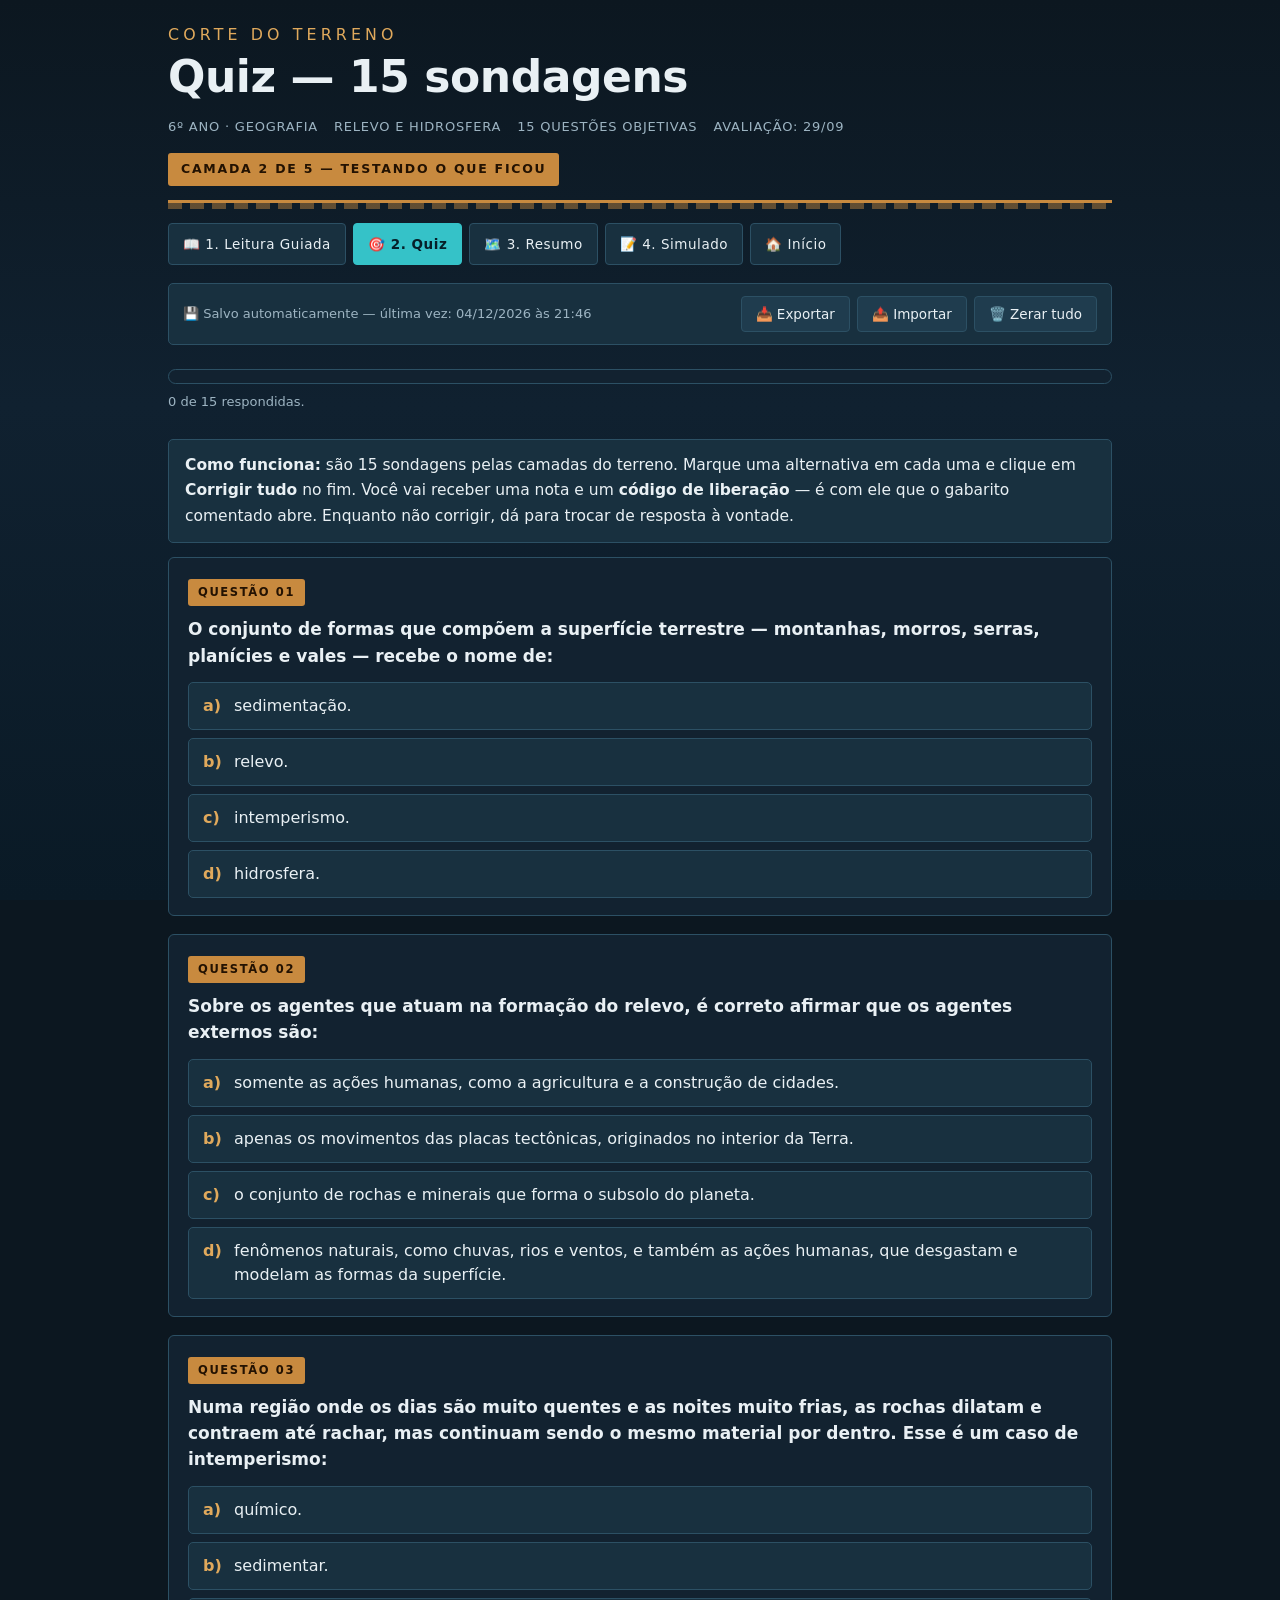
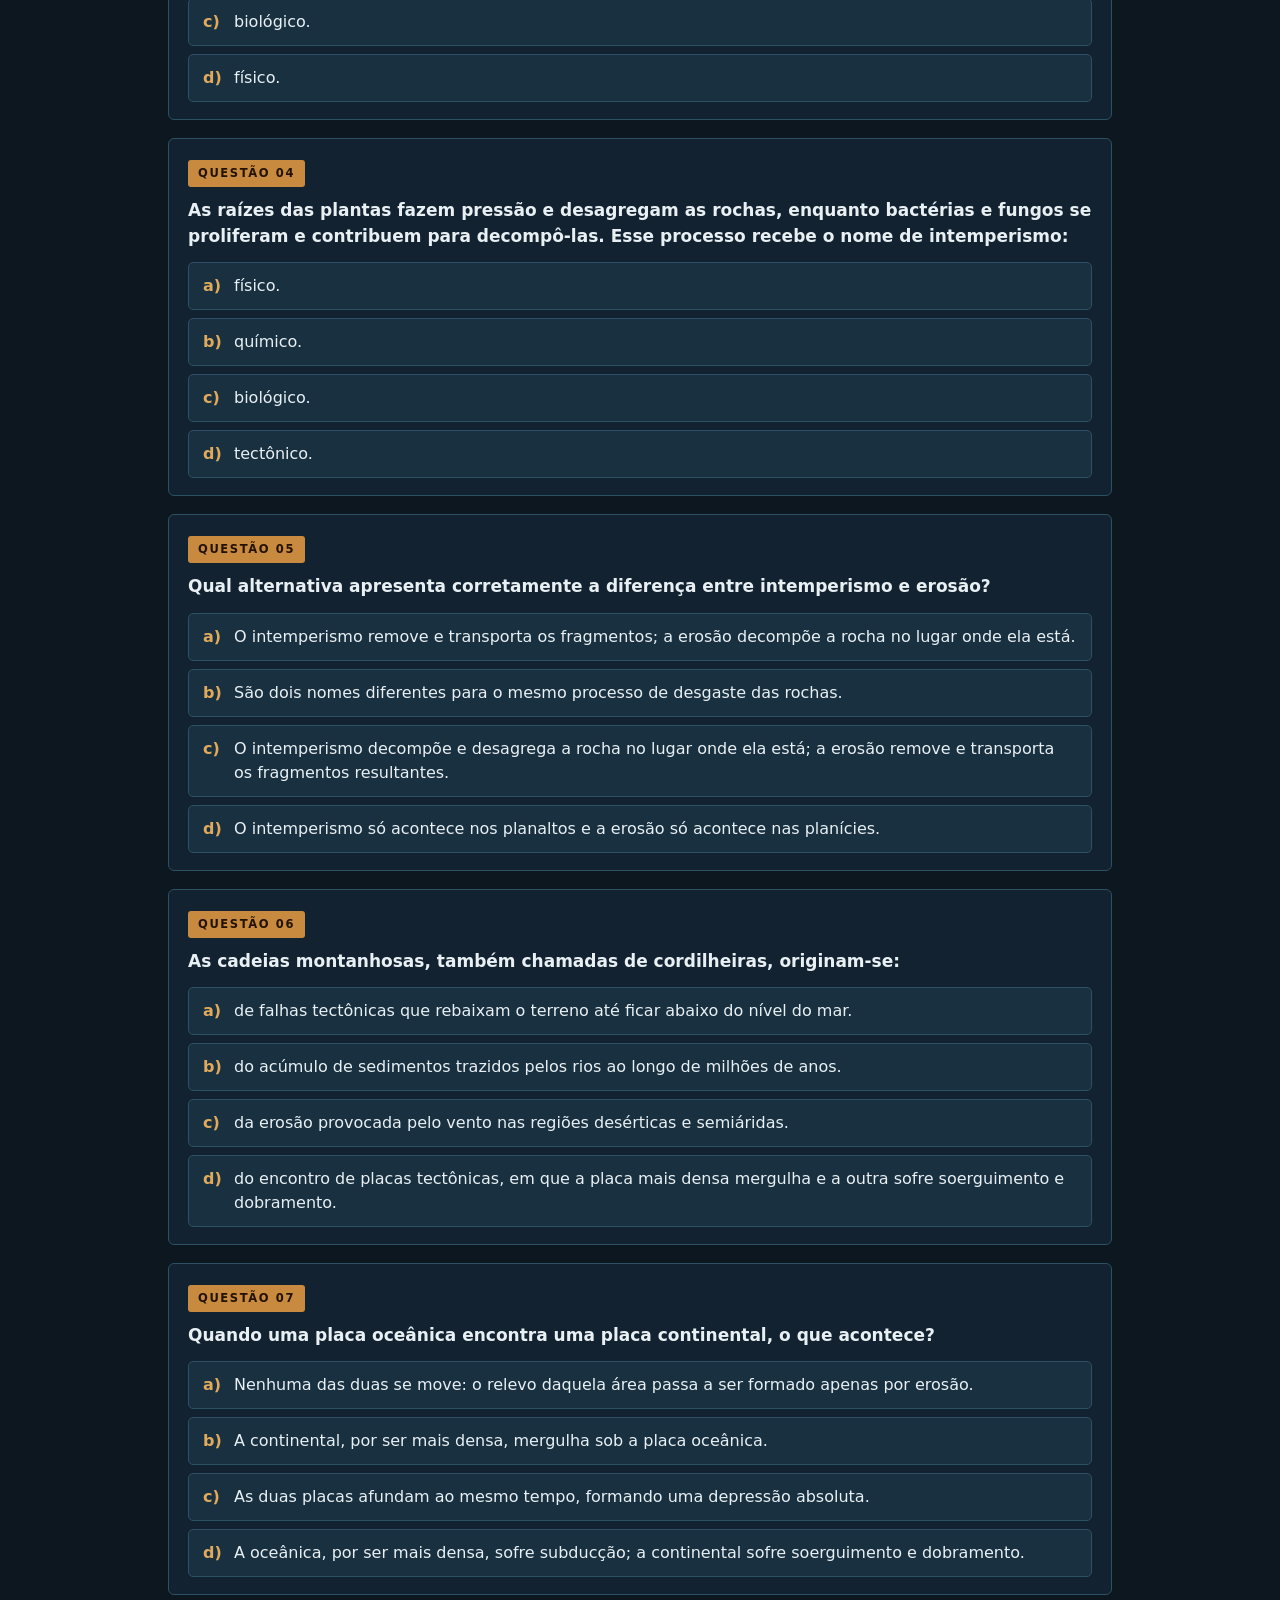
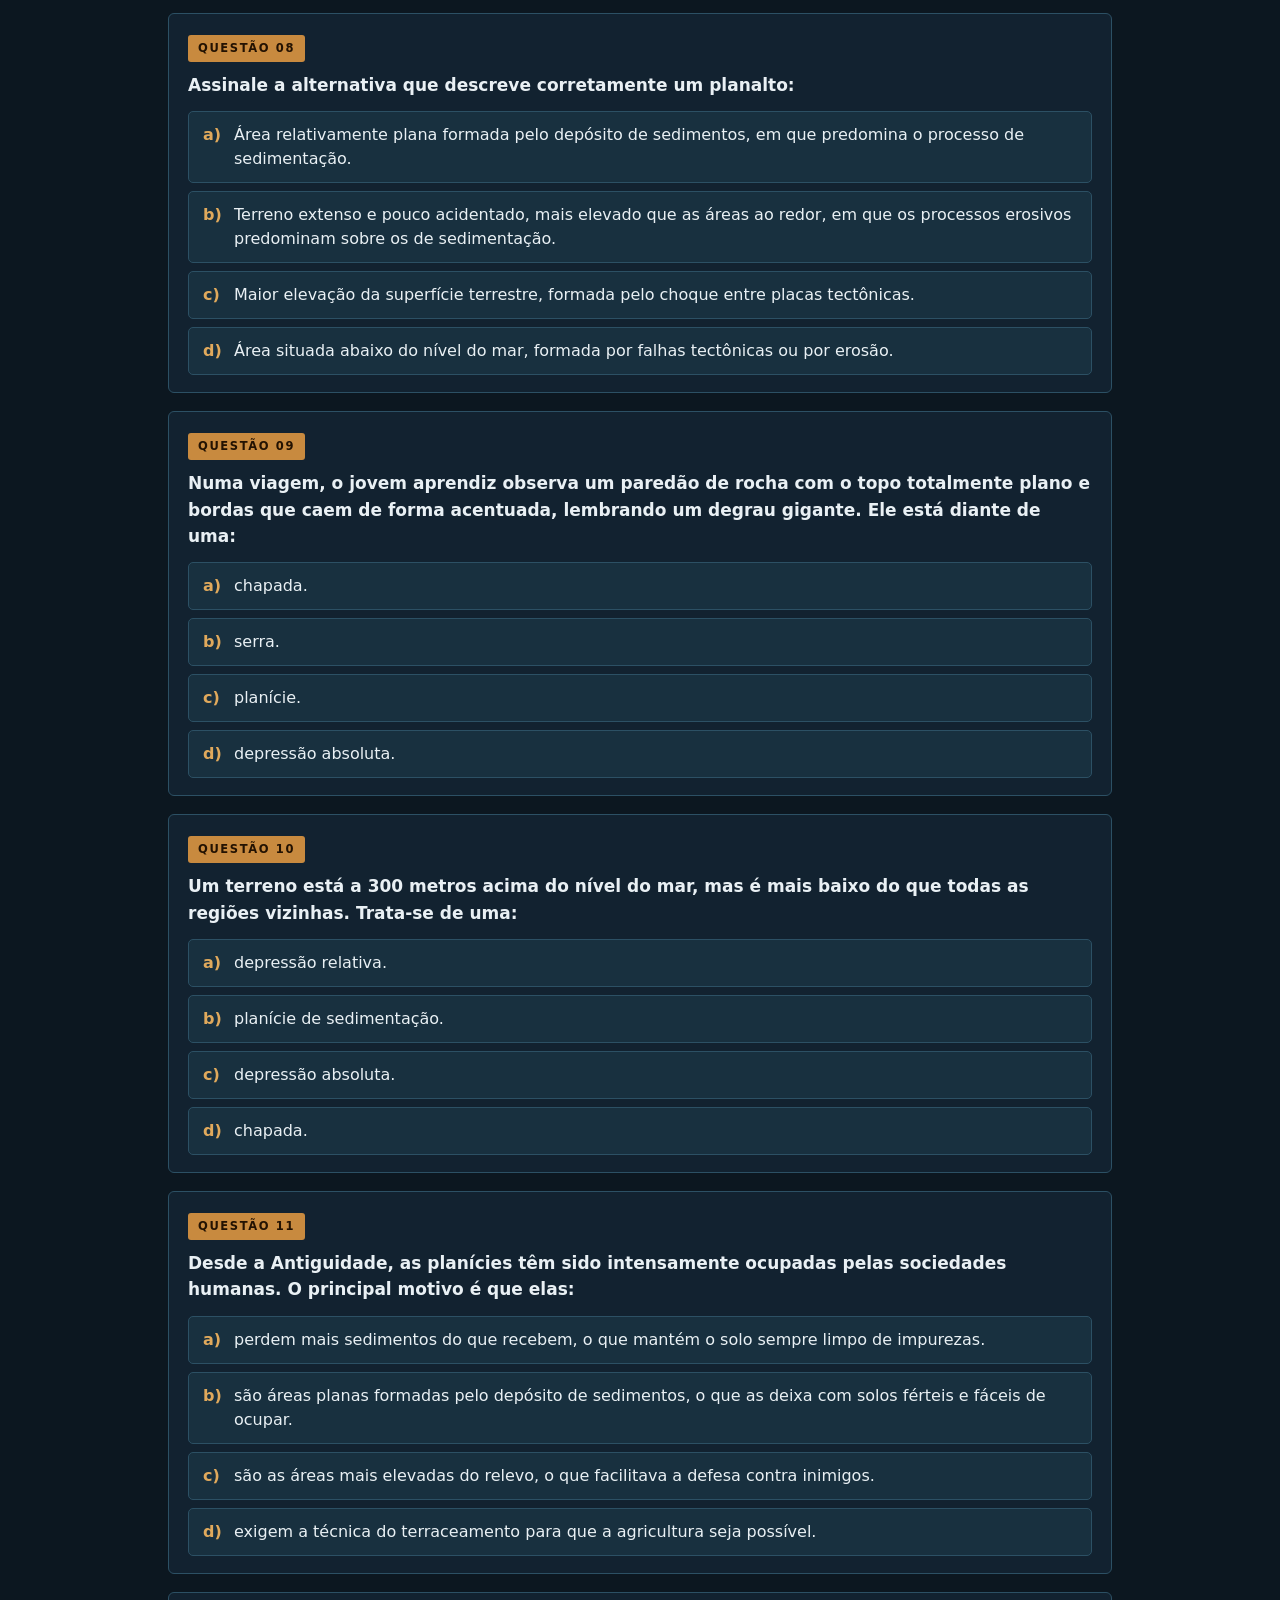
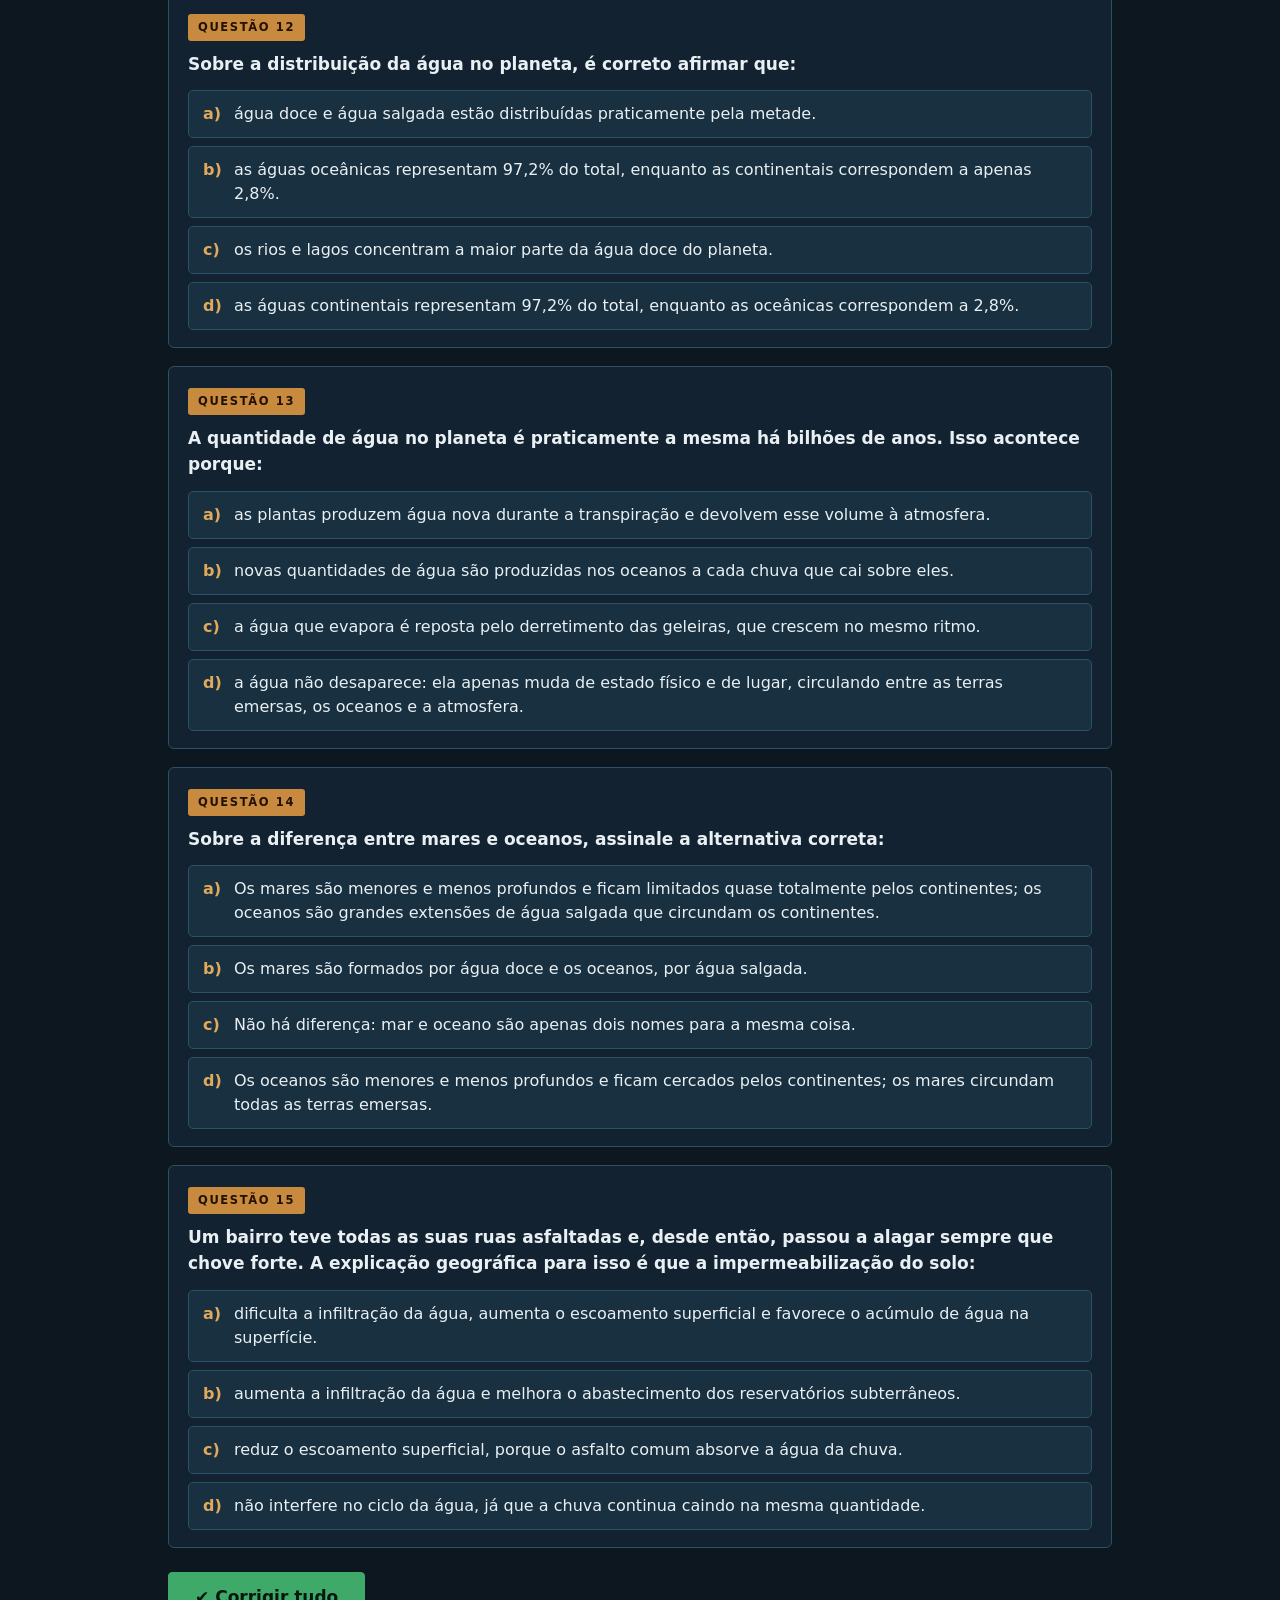
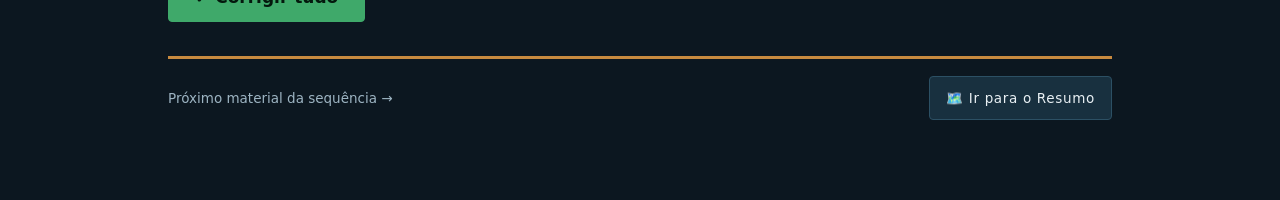
<file: quiz.html>
<!DOCTYPE html>
<html lang="pt-BR">
<head>
<meta charset="utf-8">
<meta name="viewport" content="width=device-width,initial-scale=1">
<title>Quiz — Geografia 6º ano | Corte do Terreno</title>
<style>
/* ===== visual do kit — Corte do Terreno ===== */
/* ===== CORTE DO TERRENO — tema do kit de Geografia 6º ano ===== */
:root{
  --fundo:#0c1720; --fundo2:#122230; --painel:#18303f; --painel2:#1f3c4e;
  --linha:#2c5064; --ocre:#c88a3f; --ocre2:#e0a95c;
  --ciano:#35c2c8; --ambar:#f0b429; --verde:#3fa96a; --vermelho:#e0625a;
  --texto:#e9f0f4; --texto2:#9db4c2;
  color-scheme:dark;
}
*{box-sizing:border-box}
body{
  margin:0;background:var(--fundo);color:var(--texto);
  font-family:'Segoe UI',system-ui,-apple-system,Roboto,sans-serif;
  font-size:18px;line-height:1.65;
  background-image:
    linear-gradient(180deg,#0c1720 0%,#102130 45%,#0a1a26 100%),
    repeating-linear-gradient(0deg,rgba(200,138,63,.035) 0 1px,transparent 1px 7px);
  background-attachment:fixed;
}
.wrap{max-width:980px;margin:0 auto;padding:0 18px 80px}

/* ===== CABEÇALHO ===== */
header.topo{padding:26px 0 14px;border-bottom:3px solid var(--ocre);position:relative}
header.topo::after{content:"";position:absolute;left:0;right:0;bottom:-9px;height:6px;
  background:repeating-linear-gradient(90deg,var(--ocre) 0 14px,transparent 14px 22px);opacity:.45}
.titulo{font-size:clamp(26px,5.6vw,44px);line-height:1.1;margin:0;font-weight:800;letter-spacing:-.01em}
.titulo .sub{display:block;font-size:.36em;font-weight:500;letter-spacing:.26em;
  text-transform:uppercase;color:var(--ocre2);margin-bottom:10px}
.faixa{display:flex;flex-wrap:wrap;gap:8px 16px;margin-top:14px;font-size:13px;
  letter-spacing:.06em;text-transform:uppercase;color:var(--texto2)}
.selo{display:inline-block;background:var(--ciano);color:#062028;font-weight:700;
  font-size:12.5px;letter-spacing:.14em;padding:6px 13px;border-radius:3px;text-transform:uppercase;margin-top:16px}
.selo.ocre{background:var(--ocre);color:#231202}
.selo.ambar{background:var(--ambar);color:#2b1d00}

/* ===== NAV ===== */
nav.abas{display:flex;flex-wrap:wrap;gap:7px;margin:20px 0 6px}
nav.abas a{font-size:13.5px;letter-spacing:.04em;text-decoration:none;color:var(--texto);
  border:1px solid var(--linha);background:var(--painel);padding:9px 14px;border-radius:4px;transition:.15s}
nav.abas a.atual{background:var(--ciano);color:#062028;border-color:var(--ciano);font-weight:700}
nav.abas a:hover{background:var(--painel2);border-color:var(--ciano)}
nav.abas a.atual:hover{background:var(--ciano)}

/* ===== PAINEL DE SALVAMENTO ===== */
.painel{border:1px solid var(--linha);background:var(--painel);padding:12px 14px;margin:18px 0 24px;
  display:flex;flex-wrap:wrap;gap:10px;align-items:center;justify-content:space-between;border-radius:5px}
.painel .status{font-size:13px;color:var(--texto2)}
.painel .btns{display:flex;gap:7px;flex-wrap:wrap}
button{font-family:inherit;font-size:13.5px;cursor:pointer;border:1px solid var(--linha);
  background:var(--painel2);color:var(--texto);padding:9px 14px;border-radius:4px;transition:.15s}
button:hover{background:var(--linha)}
button:disabled{opacity:.4;cursor:not-allowed}
button.principal{background:var(--verde);color:#04180d;border-color:var(--verde);font-weight:700}
button.principal:hover{background:#4fc47e}
button.ocre{background:var(--ocre);color:#231202;border-color:var(--ocre);font-weight:700}
button.ocre:hover{background:var(--ocre2)}

/* ===== BARRA DE PROGRESSO ===== */
.progresso{margin:0 0 26px}
.barra{height:15px;border:1px solid var(--linha);background:var(--fundo2);border-radius:8px;overflow:hidden}
.barra i{display:block;height:100%;width:0;transition:width .45s;
  background:linear-gradient(90deg,var(--ocre),var(--ciano))}
.progresso p{font-size:13px;margin:7px 0 0;color:var(--texto2)}

/* ===== TEXTO GERAL ===== */
h2{font-size:26px;line-height:1.25;margin:0}
h3{font-size:20px;margin:0 0 10px}
p{margin:0 0 14px}
a{color:var(--ciano)}
.destaque{background:rgba(240,180,41,.22);color:#ffdc8a;padding:1px 5px;border-radius:3px;font-weight:600}
.termo{color:var(--ocre2);font-weight:700}
.ex{background:var(--fundo2);border-left:4px solid var(--ciano);padding:11px 15px;margin:0 0 14px;border-radius:0 4px 4px 0}
.ex b{color:var(--ciano)}
.aviso-caixa{border:1px solid var(--linha);background:var(--painel);padding:13px 16px;border-radius:5px;font-size:15.5px}

/* ===== BLOCOS / CAMADAS ===== */
.bloco{border:1px solid var(--linha);background:var(--fundo2);margin:0 0 22px;border-radius:6px;overflow:hidden}
.bloco.trancado{opacity:.5}
.bloco > .cab{display:flex;gap:13px;align-items:baseline;flex-wrap:wrap;padding:15px 18px;
  border-bottom:1px solid var(--linha);background:var(--painel)}
.bloco .num{font-size:11.5px;letter-spacing:.14em;color:#231202;background:var(--ocre);
  padding:5px 10px;border-radius:3px;white-space:nowrap;font-weight:700;text-transform:uppercase}
.bloco .pag{font-size:12px;color:var(--texto2);margin-left:auto;white-space:nowrap}
.corpo{padding:18px 20px}
.corpo ul,.corpo ol{margin:0 0 14px;padding-left:22px}
.corpo li{margin-bottom:7px}

/* ===== PERGUNTAS ===== */
.perguntas{border-top:1px dashed var(--linha);padding:17px 20px;background:rgba(24,48,63,.5)}
.perguntas h3{font-size:13.5px;letter-spacing:.12em;text-transform:uppercase;margin:0 0 13px;color:var(--ciano)}
.pergunta{margin:0 0 16px}
.pergunta label{display:block;font-weight:700;margin-bottom:6px;font-size:17px}
textarea{width:100%;min-height:76px;font-family:inherit;font-size:16.5px;line-height:1.5;
  padding:11px;border:1px solid var(--linha);background:#0a1620;color:var(--texto);border-radius:4px;resize:vertical}
textarea:focus{outline:2px solid var(--ciano);outline-offset:1px}
textarea.verm{border-color:var(--vermelho);background:#25120f}
.avVerm{color:var(--vermelho);font-weight:700;font-size:13.5px;margin:6px 0 0}
.aviso{font-size:13.5px;color:var(--ambar);margin:0 0 10px;min-height:16px}

.modelo{border-top:1px solid var(--linha);padding:17px 20px;background:rgba(63,169,106,.08)}
.modelo h4{font-size:12.5px;letter-spacing:.12em;text-transform:uppercase;margin:0 0 12px;color:var(--verde)}
.mQ{border-top:1px dashed var(--linha);padding-top:11px;margin-top:11px}
.mQ:first-of-type{border-top:0;padding-top:0;margin-top:0}
.mResp{margin:0 0 9px}
.chkbox{background:var(--painel);border:1px solid var(--linha);border-radius:4px;padding:11px 13px}
.chkTit{margin:0 0 8px;font-size:12.5px;letter-spacing:.06em;text-transform:uppercase;color:var(--texto2)}
.ponto{display:flex;justify-content:space-between;align-items:center;gap:10px;padding:5px 0;font-size:15.5px}
.pbts{display:flex;gap:6px;flex-shrink:0}
.btChk{border:1px solid var(--linha);background:var(--fundo2);padding:5px 13px;border-radius:4px;cursor:pointer;font-size:13px;color:var(--texto)}
.btChk.on{background:var(--verde);color:#04180d;border-color:var(--verde);font-weight:700}
.btChk.nao.on{background:var(--vermelho);color:#fff;border-color:var(--vermelho)}
.auto{display:flex;gap:10px;flex-wrap:wrap;align-items:center;border-top:1px dashed var(--linha);padding-top:12px;margin-top:12px}
.selo-ok{color:var(--verde);font-weight:700}
.selo-rev{color:var(--vermelho);font-weight:700}
.cadeado{padding:17px 20px;font-size:14px;color:var(--texto2)}

/* ===== CAIXAS ESPECIAIS ===== */
.pegadinhas{border:2px solid var(--ambar);background:rgba(240,180,41,.08);padding:19px 21px;margin:30px 0 22px;border-radius:6px}
.pegadinhas h2{margin:0 0 13px;color:var(--ambar)}
.pegadinhas ol{margin:0;padding-left:22px}
.pegadinhas li{margin-bottom:11px}
.revisar{border:2px solid var(--vermelho);background:rgba(224,98,90,.1);border-radius:6px;padding:17px 21px;margin:26px 0}
.revisar h2{margin:0 0 10px;color:var(--vermelho)}
.revisar li{margin-bottom:6px}
.postit{background:linear-gradient(160deg,#f6d97a,#e9c455);color:#332200;padding:15px 17px;border-radius:3px;
  box-shadow:0 5px 14px rgba(0,0,0,.4);transform:rotate(-.7deg);margin:0 0 16px;font-size:16px;line-height:1.55}
.postit b{color:#5a3b00}
.postit .tit{display:block;font-weight:800;text-transform:uppercase;letter-spacing:.09em;font-size:12.5px;margin-bottom:7px}
.alerta{border-left:5px solid var(--vermelho);background:rgba(224,98,90,.1);padding:12px 16px;border-radius:0 5px 5px 0;margin:0 0 16px}
.alerta b{color:var(--vermelho)}

/* ===== TABELAS ===== */
.tabela-wrap{overflow-x:auto;margin:0 0 18px}
table.tb{width:100%;border-collapse:collapse;background:var(--fundo2);font-size:15.5px;min-width:480px}
table.tb th,table.tb td{border:1px solid var(--linha);padding:9px 11px;text-align:left;vertical-align:top}
table.tb th{background:var(--painel);font-size:12.5px;letter-spacing:.07em;text-transform:uppercase;color:var(--ocre2)}

/* ===== MODAL ===== */
.overlay{position:fixed;inset:0;background:rgba(4,12,18,.8);display:none;align-items:center;justify-content:center;padding:20px;z-index:50}
.overlay.on{display:flex}
.modal{background:var(--painel);border:2px solid var(--ocre);max-width:440px;width:100%;padding:23px;border-radius:7px}
.modal h3{margin:0 0 10px;font-size:21px;color:var(--ocre2)}
.modal p{margin:0 0 17px}
.modal .acoes{display:flex;gap:8px;justify-content:flex-end;flex-wrap:wrap}

/* ===== RODAPÉ ===== */
.rodape{border-top:3px solid var(--ocre);margin-top:34px;padding-top:17px;display:flex;flex-wrap:wrap;
  gap:12px;justify-content:space-between;align-items:center;font-size:13.5px;color:var(--texto2)}
.rodape a{color:var(--texto);text-decoration:none;border:1px solid var(--linha);background:var(--painel);
  padding:10px 16px;border-radius:4px;letter-spacing:.05em}
.rodape a:hover{background:var(--ciano);color:#062028;border-color:var(--ciano)}

/* ===== QUIZ / SIMULADO ===== */
.questao{border:1px solid var(--linha);background:var(--fundo2);border-radius:6px;padding:17px 19px;margin:0 0 18px}
.questao .qnum{font-size:11.5px;letter-spacing:.14em;text-transform:uppercase;color:#231202;
  background:var(--ocre);padding:4px 10px;border-radius:3px;font-weight:700;display:inline-block;margin-bottom:10px}
.questao .qnum.rom{background:var(--ciano);color:#062028}
.enunciado{font-size:17px;margin:0 0 13px;font-weight:600;line-height:1.55}
.afirm{background:var(--painel);border:1px solid var(--linha);border-radius:5px;padding:12px 15px;margin:0 0 14px}
.afirm p{margin:0 0 8px;font-size:16px}
.afirm p:last-child{margin:0}
.alts{display:flex;flex-direction:column;gap:8px}
.alt{display:flex;gap:11px;align-items:flex-start;border:1px solid var(--linha);background:var(--painel);
  padding:11px 14px;border-radius:5px;cursor:pointer;transition:.13s;font-size:16px;line-height:1.5;text-align:left;width:100%;color:var(--texto)}
.alt:hover{border-color:var(--ciano);background:var(--painel2)}
.alt .letra{font-weight:800;color:var(--ocre2);flex-shrink:0;min-width:20px}
.alt.marcada{border-color:var(--ciano);background:rgba(53,194,200,.16)}
.alt.certa{border-color:var(--verde);background:rgba(63,169,106,.2)}
.alt.errada{border-color:#3a4a55;background:rgba(150,160,170,.1);opacity:.85}
.alt.errada .letra{color:var(--texto2)}
.coment{font-size:14.5px;margin:7px 0 0;padding-left:31px;color:var(--texto2);line-height:1.5}
.coment.ok{color:#8fe0ae}
.placar{border:2px solid var(--ciano);background:var(--painel);border-radius:7px;padding:20px 22px;margin:24px 0}
.placar .nota{font-size:44px;font-weight:800;color:var(--ciano);line-height:1}
.codigo{font-family:'Courier New',monospace;font-size:26px;letter-spacing:.16em;font-weight:700;
  color:var(--ambar);background:var(--fundo);border:2px dashed var(--ambar);padding:12px 18px;border-radius:5px;display:inline-block;margin:10px 0}
.entrada-cod{display:flex;gap:9px;flex-wrap:wrap;align-items:center;margin:14px 0 0}
input[type=text]{font-family:'Courier New',monospace;font-size:17px;letter-spacing:.1em;padding:10px 13px;
  border:1px solid var(--linha);background:#0a1620;color:var(--texto);border-radius:4px;width:190px;text-transform:uppercase}
input[type=text]:focus{outline:2px solid var(--ciano);outline-offset:1px}

/* ===== RESUMO ===== */
.grade{display:grid;grid-template-columns:repeat(auto-fit,minmax(260px,1fr));gap:15px;margin:0 0 22px}
.card{border:1px solid var(--linha);background:var(--fundo2);border-radius:6px;padding:16px 18px}
.card h3{color:var(--ocre2);font-size:18px;margin:0 0 9px}
.card p{font-size:15.5px;margin:0 0 9px}
.card p:last-child{margin:0}
.flip{perspective:1100px;min-height:172px;cursor:pointer}
.flip .inner{position:relative;width:100%;height:172px;transition:transform .55s;transform-style:preserve-3d}
.flip.virado .inner{transform:rotateY(180deg)}
.flip .face{position:absolute;inset:0;backface-visibility:hidden;border:1px solid var(--linha);
  border-radius:6px;padding:15px 17px;display:flex;flex-direction:column;justify-content:center;overflow:auto}
.flip .frente{background:var(--painel);align-items:center;text-align:center}
.flip .frente h3{color:var(--ciano);margin:0 0 6px;font-size:19px}
.flip .frente .dica{font-size:13px;color:var(--texto2)}
.flip .verso{background:linear-gradient(150deg,#1d3f35,#193528);transform:rotateY(180deg);font-size:15px;line-height:1.5}
.secao-tit{border-bottom:2px solid var(--ocre);margin:36px 0 18px;padding-bottom:8px;font-size:25px;color:var(--ocre2)}
.glossario dt{font-weight:700;color:var(--ciano);margin-top:12px}
.glossario dd{margin:3px 0 0 0;font-size:15.5px;color:var(--texto2)}

/* ===== CORTE (ilustração do tema) ===== */
.corte{display:flex;flex-direction:column;border:1px solid var(--linha);border-radius:6px;overflow:hidden;margin:0 0 24px}
.corte .camada{padding:11px 16px;font-size:14.5px;display:flex;gap:11px;align-items:center;border-bottom:1px solid rgba(0,0,0,.25)}
.corte .camada:last-child{border-bottom:0}
.corte .camada b{flex-shrink:0}

@media(max-width:620px){
  body{font-size:17px}
  .bloco .pag{margin-left:0;width:100%}
  .wrap{padding:0 14px 60px}
  .corpo,.perguntas,.modelo{padding-left:15px;padding-right:15px}
}
</style>
</head>
<body>
<div class="wrap">

<header class="topo">
  <h1 class="titulo"><span class="sub">Corte do Terreno</span>Quiz — 15 sondagens</h1>
  <div class="faixa">
    <span>6º ano · Geografia</span>
    <span>Relevo e Hidrosfera</span>
    <span>15 questões objetivas</span>
    <span>Avaliação: 29/09</span>
  </div>
  <p style="margin:0"><span class="selo ocre">Camada 2 de 5 — testando o que ficou</span></p>
</header>

<nav class="abas">
  <a href="leitura-guiada.html">📖 1. Leitura Guiada</a>
  <a href="quiz.html" class="atual">🎯 2. Quiz</a>
  <a href="resumo.html">🗺️ 3. Resumo</a>
  <a href="simulado.html">📝 4. Simulado</a>
  <a href="index.html">🏠 Início</a>
</nav>

<div class="painel">
  <div class="status" id="status">Carregando seu progresso…</div>
  <div class="btns">
    <button id="btExportar">📥 Exportar</button>
    <button id="btImportar">📤 Importar</button>
    <button id="btZerar">🗑️ Zerar tudo</button>
  </div>
</div>
<input type="file" id="arquivo" accept="application/json" style="display:none">

<div class="progresso">
  <div class="barra"><i id="barra"></i></div>
  <p id="txtProg">0 de 15 respondidas.</p>
</div>

<p class="aviso-caixa">
<b>Como funciona:</b> são 15 sondagens pelas camadas do terreno. Marque uma alternativa em cada uma
e clique em <b>Corrigir tudo</b> no fim. Você vai receber uma nota e um <b>código de liberação</b> —
é com ele que o gabarito comentado abre. Enquanto não corrigir, dá para trocar de resposta à vontade.
</p>

<div id="questoes"></div>

<div style="margin:24px 0">
  <button class="principal" id="btCorrigir" style="font-size:17px;padding:14px 26px">✔️ Corrigir tudo</button>
</div>

<div id="resultado"></div>

<div class="rodape">
  <span>Próximo material da sequência →</span>
  <a href="resumo.html">🗺️ Ir para o Resumo</a>
</div>

</div>

<script>
/* ===== parte comum dos exercicios ===== */
/* ===== MOTOR COMPARTILHADO — Quiz e Simulado | Corte do Terreno ===== */
/* Embaralhamento com semente fixa (mulberry32): a ordem é sempre a mesma
   em toda abertura, porque as respostas ficam salvas. A alternativa correta
   é guardada pelo OBJETO, nunca pela posição — por isso o gabarito não
   desalinha depois do embaralhamento. */

function mulberry32(a){
  return function(){
    a|=0; a=a+0x6D2B79F5|0;
    var t=Math.imul(a^a>>>15,1|a);
    t=t+Math.imul(t^t>>>7,61|t)^t;
    return ((t^t>>>14)>>>0)/4294967296;
  };
}

/* Embaralha as alternativas de cada questão.
   Entrada: lista de questões com alts[0] = CORRETA.
   Saída: cada questão ganha .ordem (array de objetos) e .certa (índice da correta
   DEPOIS do embaralhamento, achado pelo objeto e não pela posição). */
function prepararQuestoes(lista,semente){
  lista.forEach(function(q,i){
    var correta=q.alts[0];                 // guarda o OBJETO da correta
    var arr=q.alts.slice();
    var rnd=mulberry32(semente+i*7919);
    for(var k=arr.length-1;k>0;k--){
      var j=Math.floor(rnd()*(k+1));
      var tmp=arr[k]; arr[k]=arr[j]; arr[j]=tmp;
    }
    q.ordem=arr;
    q.certa=arr.indexOf(correta);          // reencontra a correta pelo objeto
  });
  return lista;
}

var LETRAS=['a','b','c','d'];

/* Código de liberação: PREFIXO-XX-YY. XX = acertos com zero à esquerda.
   YY = 2 letras aleatórias SEM I e sem O. Fica fixo no localStorage. */
function gerarCodigo(prefixo,acertos,chaveLS){
  var salvo=null;
  try{salvo=localStorage.getItem(chaveLS);}catch(e){}
  if(salvo&&salvo.indexOf(prefixo+'-'+pad2(acertos)+'-')===0)return salvo;
  var abc='ABCDEFGHJKLMNPQRSTUVWXYZ'; // sem I e sem O
  var yy=abc[Math.floor(Math.random()*abc.length)]+abc[Math.floor(Math.random()*abc.length)];
  var cod=prefixo+'-'+pad2(acertos)+'-'+yy;
  try{localStorage.setItem(chaveLS,cod);}catch(e){}
  return cod;
}
function pad2(n){return (n<10?'0':'')+n;}

/* Armazenamento com rede de segurança: se o navegador bloquear o
   localStorage, o material continua funcionando na memória. */
function criarStore(KEY,vazio){
  var mem=JSON.parse(JSON.stringify(vazio));
  return {
    ler:function(){
      try{return JSON.parse(localStorage.getItem(KEY)||'null')||JSON.parse(JSON.stringify(vazio));}
      catch(e){return mem;}
    },
    gravar:function(s){
      try{localStorage.setItem(KEY,JSON.stringify(s));}catch(e){mem=s;}
    },
    limpar:function(){
      try{localStorage.removeItem(KEY);}catch(e){}
      mem=JSON.parse(JSON.stringify(vazio));
    }
  };
}

function agoraBR(){
  var d=new Date();
  return d.toLocaleDateString('pt-BR')+' às '+d.toLocaleTimeString('pt-BR',{hour:'2-digit',minute:'2-digit'});
}

/* Modal desenhado na própria página — nunca alert/confirm/prompt,
   que travam a página e assustam a criança. */
function montarModal(){
  if(document.getElementById('overlay'))return;
  var d=document.createElement('div');
  d.className='overlay'; d.id='overlay';
  d.innerHTML='<div class="modal"><h3 id="mTit">Aviso</h3><p id="mTxt"></p>'+
    '<div class="acoes"><button id="mNao" style="display:none">Cancelar</button>'+
    '<button class="principal" id="mSim">Entendi</button></div></div>';
  document.body.appendChild(d);
}
function aviso(t,msg,onSim,comCancelar){
  montarModal();
  document.getElementById('mTit').textContent=t;
  document.getElementById('mTxt').textContent=msg;
  document.getElementById('mNao').style.display=comCancelar?'inline-block':'none';
  var ov=document.getElementById('overlay'); ov.classList.add('on');
  document.getElementById('mSim').onclick=function(){ov.classList.remove('on'); if(onSim)onSim();};
  document.getElementById('mNao').onclick=function(){ov.classList.remove('on');};
}
</script>
<script>
/* ===== 15 QUESTÕES — alts[0] é SEMPRE a correta (o embaralhamento cuida do resto) ===== */
var QUESTOES=[
{n:1,en:"O conjunto de formas que compõem a superfície terrestre — montanhas, morros, serras, planícies e vales — recebe o nome de:",
 alts:[
 {t:"relevo.",c:"Correta. Relevo é justamente o conjunto de formas que compõem a superfície terrestre, e sua formação é dinâmica e contínua."},
 {t:"hidrosfera.",c:"A hidrosfera é toda a água existente na Terra — oceanos, rios, geleiras, águas subterrâneas e a água da atmosfera. Não são as formas da superfície."},
 {t:"intemperismo.",c:"Intemperismo é um processo, não um conjunto de formas: é a decomposição e desagregação das rochas e de seus minerais."},
 {t:"sedimentação.",c:"Sedimentação também é um processo: a deposição dos sedimentos transportados pela erosão."}]},

{n:2,en:"Sobre os agentes que atuam na formação do relevo, é correto afirmar que os agentes externos são:",
 alts:[
 {t:"fenômenos naturais, como chuvas, rios e ventos, e também as ações humanas, que desgastam e modelam as formas da superfície.",c:"Correta. Os agentes externos atuam no desgaste e na modelagem do relevo, e as ações humanas fazem parte desse grupo."},
 {t:"apenas os movimentos das placas tectônicas, originados no interior da Terra.",c:"Esses são os agentes INTERNOS: eles vêm do interior da Terra e constroem o relevo, em vez de desgastá-lo."},
 {t:"somente as ações humanas, como a agricultura e a construção de cidades.",c:"As ações humanas entram, sim, nos agentes externos — mas não estão sozinhas: chuvas, rios, ventos, mares e geleiras também são agentes externos."},
 {t:"o conjunto de rochas e minerais que forma o subsolo do planeta.",c:"Rochas e minerais são o material sobre o qual os agentes atuam, e não os agentes em si."}]},

{n:3,en:"Numa região onde os dias são muito quentes e as noites muito frias, as rochas dilatam e contraem até rachar, mas continuam sendo o mesmo material por dentro. Esse é um caso de intemperismo:",
 alts:[
 {t:"físico.",c:"Correta. No intemperismo físico (ou mecânico), as alterações de temperatura e a força dos ventos desagregam a rocha sem mudar sua composição."},
 {t:"químico.",c:"No intemperismo químico haveria decomposição: a água decompõe os minerais e o material muda de composição. No caso descrito, a rocha continua a mesma."},
 {t:"biológico.",c:"O intemperismo biológico depende da ação de seres vivos — raízes, bactérias e fungos. Aqui quem age é a variação de temperatura."},
 {t:"sedimentar.",c:"Não existe “intemperismo sedimentar”. Sedimentar é um tipo de rocha, formada pela compactação de sedimentos."}]},

{n:4,en:"As raízes das plantas fazem pressão e desagregam as rochas, enquanto bactérias e fungos se proliferam e contribuem para decompô-las. Esse processo recebe o nome de intemperismo:",
 alts:[
 {t:"biológico.",c:"Correta. Quando a decomposição e a desagregação são ocasionadas por seres vivos, o intemperismo é chamado de biológico (ou bioquímico)."},
 {t:"físico.",c:"O físico é provocado pelas alterações de temperatura e pela força dos ventos, sem participação de seres vivos."},
 {t:"químico.",c:"O químico é o da água líquida decompondo quimicamente os minerais. Aqui quem age são os seres vivos."},
 {t:"tectônico.",c:"Não existe intemperismo tectônico. O que é tectônico são os movimentos das placas, que são agentes internos."}]},

{n:5,en:"Qual alternativa apresenta corretamente a diferença entre intemperismo e erosão?",
 alts:[
 {t:"O intemperismo decompõe e desagrega a rocha no lugar onde ela está; a erosão remove e transporta os fragmentos resultantes.",c:"Correta. O intemperismo estraga a rocha no próprio lugar; a erosão é o passo seguinte, de remoção e transporte dos sedimentos."},
 {t:"O intemperismo remove e transporta os fragmentos; a erosão decompõe a rocha no lugar onde ela está.",c:"As definições estão trocadas. Quem remove e transporta é a erosão."},
 {t:"São dois nomes diferentes para o mesmo processo de desgaste das rochas.",c:"São processos distintos, ainda que aconteçam juntos: um quebra, o outro carrega."},
 {t:"O intemperismo só acontece nos planaltos e a erosão só acontece nas planícies.",c:"Os dois processos podem ocorrer em qualquer forma de relevo. O que muda de um lugar para outro é qual deles predomina."}]},

{n:6,en:"As cadeias montanhosas, também chamadas de cordilheiras, originam-se:",
 alts:[
 {t:"do encontro de placas tectônicas, em que a placa mais densa mergulha e a outra sofre soerguimento e dobramento.",c:"Correta. As cadeias montanhosas nascem do choque entre placas: uma sofre subducção e a outra é elevada e dobrada."},
 {t:"do acúmulo de sedimentos trazidos pelos rios ao longo de milhões de anos.",c:"Esse acúmulo forma as planícies, e não as cadeias montanhosas."},
 {t:"da erosão provocada pelo vento nas regiões desérticas e semiáridas.",c:"O vento desgasta o relevo; ele não constrói as maiores elevações da superfície."},
 {t:"de falhas tectônicas que rebaixam o terreno até ficar abaixo do nível do mar.",c:"Isso descreve a formação de uma depressão absoluta, o oposto de uma cadeia montanhosa."}]},

{n:7,en:"Quando uma placa oceânica encontra uma placa continental, o que acontece?",
 alts:[
 {t:"A oceânica, por ser mais densa, sofre subducção; a continental sofre soerguimento e dobramento.",c:"Correta. A placa oceânica é mais densa e mergulha; a continental é empurrada para cima, enrugando-se e formando montanhas."},
 {t:"A continental, por ser mais densa, mergulha sob a placa oceânica.",c:"A placa continental é MENOS densa que a oceânica — por isso ela é elevada, e não afundada."},
 {t:"As duas placas afundam ao mesmo tempo, formando uma depressão absoluta.",c:"No encontro entre placas uma mergulha e a outra é soerguida; elas não afundam juntas."},
 {t:"Nenhuma das duas se move: o relevo daquela área passa a ser formado apenas por erosão.",c:"O encontro de placas é justamente um movimento, e é ele que origina as maiores elevações da superfície."}]},

{n:8,en:"Assinale a alternativa que descreve corretamente um planalto:",
 alts:[
 {t:"Terreno extenso e pouco acidentado, mais elevado que as áreas ao redor, em que os processos erosivos predominam sobre os de sedimentação.",c:"Correta. No planalto o desgaste supera a acumulação de sedimentos — ele perde mais material do que recebe."},
 {t:"Área relativamente plana formada pelo depósito de sedimentos, em que predomina o processo de sedimentação.",c:"Isso é a planície. Nela prevalece a sedimentação: a área recebe mais sedimentos do que perde."},
 {t:"Área situada abaixo do nível do mar, formada por falhas tectônicas ou por erosão.",c:"Isso descreve uma depressão absoluta."},
 {t:"Maior elevação da superfície terrestre, formada pelo choque entre placas tectônicas.",c:"Isso é uma cadeia montanhosa. O planalto é mais baixo e bem menos acidentado."}]},

{n:9,en:"Numa viagem, o jovem aprendiz observa um paredão de rocha com o topo totalmente plano e bordas que caem de forma acentuada, lembrando um degrau gigante. Ele está diante de uma:",
 alts:[
 {t:"chapada.",c:"Correta. A chapada é a forma com topo plano e quedas acentuadas, que lembram um degrau — e aparece dentro dos planaltos."},
 {t:"serra.",c:"A serra também aparece nos planaltos, mas é a forma de relevo marcada por desníveis acentuados, e não pelo topo plano."},
 {t:"planície.",c:"A planície é um terreno plano e baixo formado pelo depósito de sedimentos, sem paredões nem degraus."},
 {t:"depressão absoluta.",c:"A depressão absoluta é uma área rebaixada, situada abaixo do nível do mar."}]},

{n:10,en:"Um terreno está a 300 metros acima do nível do mar, mas é mais baixo do que todas as regiões vizinhas. Trata-se de uma:",
 alts:[
 {t:"depressão relativa.",c:"Correta. A depressão relativa está em nível inferior ao de outras regiões próximas, com altitudes que em geral variam de 100 a 500 metros acima do nível do mar."},
 {t:"depressão absoluta.",c:"A absoluta fica ABAIXO do nível do mar, como o mar Morto, cerca de 400 metros abaixo. O terreno descrito está 300 metros acima."},
 {t:"planície de sedimentação.",c:"A planície é definida pelo depósito de sedimentos, e não pela comparação de altitude com as áreas vizinhas."},
 {t:"chapada.",c:"A chapada tem topo plano e quedas acentuadas, e é uma forma elevada dentro de um planalto — não uma área rebaixada."}]},

{n:11,en:"Desde a Antiguidade, as planícies têm sido intensamente ocupadas pelas sociedades humanas. O principal motivo é que elas:",
 alts:[
 {t:"são áreas planas formadas pelo depósito de sedimentos, o que as deixa com solos férteis e fáceis de ocupar.",c:"Correta. A forma aplainada e a fertilidade dos solos explicam a ocupação intensa — como às margens do rio Nilo, onde as cheias fertilizavam o solo."},
 {t:"são as áreas mais elevadas do relevo, o que facilitava a defesa contra inimigos.",c:"As áreas elevadas é que serviam à defesa militar, como os castelos medievais. A planície é o terreno baixo."},
 {t:"perdem mais sedimentos do que recebem, o que mantém o solo sempre limpo de impurezas.",c:"É o contrário: na planície prevalece a sedimentação, ou seja, ela recebe mais sedimentos do que perde — e é isso que a torna fértil."},
 {t:"exigem a técnica do terraceamento para que a agricultura seja possível.",c:"O terraceamento é usado em áreas de altas montanhas, com relevo íngreme, justamente porque ali falta terreno plano."}]},

{n:12,en:"Sobre a distribuição da água no planeta, é correto afirmar que:",
 alts:[
 {t:"as águas oceânicas representam 97,2% do total, enquanto as continentais correspondem a apenas 2,8%.",c:"Correta. A maior parte da água da Terra é salgada; a água doce das terras emersas é uma fatia pequena do total."},
 {t:"as águas continentais representam 97,2% do total, enquanto as oceânicas correspondem a 2,8%.",c:"Os valores estão invertidos. As oceânicas é que são a maior parte."},
 {t:"água doce e água salgada estão distribuídas praticamente pela metade.",c:"Está longe disso: as águas doces são apenas 2,8% do total, e a maior parte delas está congelada nas geleiras."},
 {t:"os rios e lagos concentram a maior parte da água doce do planeta.",c:"Rios e lagos juntos representam só 0,013% de toda a água. A maior parte da água doce — cerca de 76% — está nas geleiras."}]},

{n:13,en:"A quantidade de água no planeta é praticamente a mesma há bilhões de anos. Isso acontece porque:",
 alts:[
 {t:"a água não desaparece: ela apenas muda de estado físico e de lugar, circulando entre as terras emersas, os oceanos e a atmosfera.",c:"Correta. É exatamente isso o ciclo hidrológico: o que muda é o estado físico e a distribuição da água, nunca a quantidade."},
 {t:"novas quantidades de água são produzidas nos oceanos a cada chuva que cai sobre eles.",c:"A chuva devolve ao oceano água que já existia e havia evaporado; nada de novo é produzido."},
 {t:"a água que evapora é reposta pelo derretimento das geleiras, que crescem no mesmo ritmo.",c:"As geleiras fazem parte do ciclo, mas não são uma fonte extra de água: toda a água já está no sistema."},
 {t:"as plantas produzem água nova durante a transpiração e devolvem esse volume à atmosfera.",c:"Na transpiração as plantas eliminam para a atmosfera a água que absorveram do solo. Elas movimentam a água, não a criam."}]},

{n:14,en:"Sobre a diferença entre mares e oceanos, assinale a alternativa correta:",
 alts:[
 {t:"Os mares são menores e menos profundos e ficam limitados quase totalmente pelos continentes; os oceanos são grandes extensões de água salgada que circundam os continentes.",c:"Correta. Além disso, os mares apresentam maior variedade de temperatura, salinidade e transparência das águas."},
 {t:"Os oceanos são menores e menos profundos e ficam cercados pelos continentes; os mares circundam todas as terras emersas.",c:"As definições estão trocadas: quem circunda os continentes e as terras emersas são os oceanos."},
 {t:"Os mares são formados por água doce e os oceanos, por água salgada.",c:"Os dois são de água salgada. A diferença está no tamanho, na profundidade e na variedade das águas."},
 {t:"Não há diferença: mar e oceano são apenas dois nomes para a mesma coisa.",c:"Existe diferença, e ela é justamente o que a divisão em cinco oceanos e mais de 100 mares procura organizar."}]},

{n:15,en:"Um bairro teve todas as suas ruas asfaltadas e, desde então, passou a alagar sempre que chove forte. A explicação geográfica para isso é que a impermeabilização do solo:",
 alts:[
 {t:"dificulta a infiltração da água, aumenta o escoamento superficial e favorece o acúmulo de água na superfície.",c:"Correta. Com menos infiltração, sobra mais água correndo por cima, em grande velocidade e quantidade — o que provoca os alagamentos."},
 {t:"aumenta a infiltração da água e melhora o abastecimento dos reservatórios subterrâneos.",c:"É o contrário: a impermeabilização diminui a infiltração e, com isso, reduz o abastecimento dos reservatórios subterrâneos."},
 {t:"não interfere no ciclo da água, já que a chuva continua caindo na mesma quantidade.",c:"A chuva é a mesma, mas o caminho que a água faz depois muda completamente — e é isso que causa o alagamento."},
 {t:"reduz o escoamento superficial, porque o asfalto comum absorve a água da chuva.",c:"O asfalto comum não absorve a água: ele impermeabiliza. Quem permite alguma infiltração é o asfalto permeável, uma tecnologia mais nova."}]}
];

prepararQuestoes(QUESTOES,20260929);

var KEY='geo6_relevo_hidrosfera_quiz_v1';
var store=criarStore(KEY,{marc:{},corrigido:false,quando:''});
var S=store.ler();
var CHAVE_COD='geo6_relevo_hidrosfera_quiz_codigo';

function salvar(){S.quando=agoraBR();S.acertos=acertos();S.total=QUESTOES.length;store.gravar(S);carimbo();}
function carimbo(){document.getElementById('status').textContent='💾 Salvo automaticamente — última vez: '+(S.quando||agoraBR());}

function acertos(){var c=0;QUESTOES.forEach(function(q){if(S.marc[q.n]===q.certa)c++;});return c;}
function respondidas(){var c=0;QUESTOES.forEach(function(q){if(S.marc[q.n]!==undefined)c++;});return c;}

function render(){
  var alvo=document.getElementById('questoes');alvo.innerHTML='';
  QUESTOES.forEach(function(q){
    var sec=document.createElement('section');sec.className='questao';
    var h='<span class="qnum">Questão '+pad2(q.n)+'</span><p class="enunciado">'+q.en+'</p><div class="alts">';
    q.ordem.forEach(function(a,i){
      var cls='alt';
      if(S.corrigido){
        if(i===q.certa)cls+=' certa';
        else if(S.marc[q.n]===i)cls+=' errada';
        else cls+=' errada';
      }else if(S.marc[q.n]===i)cls+=' marcada';
      h+='<button type="button" class="'+cls+'" data-q="'+q.n+'" data-i="'+i+'"'+(S.corrigido?' disabled':'')+'>'+
         '<span class="letra">'+LETRAS[i]+')</span><span>'+a.t+'</span></button>';
      if(S.corrigido)h+='<p class="coment'+(i===q.certa?' ok':'')+'">'+(i===q.certa?'✅ ':'▫️ ')+a.c+'</p>';
    });
    h+='</div>';
    if(S.corrigido){
      var m=S.marc[q.n];
      h+='<p class="coment" style="padding-left:0;margin-top:12px"><b>'+
         (m===q.certa?'✅ Você acertou.':(m===undefined?'⬜ Você não respondeu esta questão.':'❌ Você marcou a letra '+LETRAS[m]+'.'))+
         '</b> A resposta certa é a letra <b>'+LETRAS[q.certa]+'</b>.</p>';
    }
    sec.innerHTML=h;alvo.appendChild(sec);
  });
  document.querySelectorAll('.alt').forEach(function(b){
    b.addEventListener('click',function(){
      if(S.corrigido)return;
      S.marc[parseInt(b.dataset.q,10)]=parseInt(b.dataset.i,10);
      salvar();render();
    });
  });
  progresso();
  document.getElementById('btCorrigir').style.display=S.corrigido?'none':'inline-block';
  if(S.corrigido)mostrarResultado();else document.getElementById('resultado').innerHTML='';
}

function progresso(){
  var r=respondidas();
  document.getElementById('barra').style.width=(r/QUESTOES.length*100)+'%';
  document.getElementById('txtProg').textContent=r+' de '+QUESTOES.length+' respondidas'+(S.corrigido?' — quiz corrigido.':'.');
}

function mostrarResultado(){
  var ac=acertos(),tot=QUESTOES.length,pc=Math.round(ac/tot*100);
  var cod=gerarCodigo('MED',ac,CHAVE_COD);
  var msg = pc>=80?'Excelente! O terreno está bem mapeado.':pc>=60?'Bom trabalho. Volte ao Resumo nas camadas que escaparam.':'Vale reler o Resumo com calma e refazer o quiz depois.';
  document.getElementById('resultado').innerHTML=
    '<div class="placar"><p style="margin:0 0 6px;color:var(--texto2)">Sua sondagem</p>'+
    '<p class="nota">'+ac+' / '+tot+'</p>'+
    '<p style="margin:8px 0 0">'+pc+'% de acerto. '+msg+'</p>'+
    '<p style="margin:16px 0 4px"><b>Código de liberação do gabarito:</b></p>'+
    '<p class="codigo">'+cod+'</p>'+
    '<p style="font-size:14.5px;color:var(--texto2);margin:6px 0 0">Anote este código: ele abre o gabarito comentado aqui embaixo e também o Relatório para os pais, na página inicial.</p>'+
    '</div>'+
    '<div class="questao" id="portao"><p class="enunciado">🔐 Gabarito comentado</p>'+
    '<p style="font-size:15.5px;color:var(--texto2)">Digite o código acima para liberar os comentários de cada alternativa.</p>'+
    '<div class="entrada-cod"><input type="text" id="cod" placeholder="MED-00-XX" autocomplete="off">'+
    '<button class="ocre" id="btAbrir">Abrir gabarito</button></div>'+
    '<p class="aviso" id="avCod"></p></div>';
  document.getElementById('btAbrir').onclick=function(){
    var v=(document.getElementById('cod').value||'').trim().toUpperCase();
    if(v===cod){
      S.gabarito=true;salvar();render();
    }else{
      document.getElementById('avCod').textContent='⚠️ Código incorreto. Confira as letras e os números — o código é o que aparece logo acima.';
    }
  };
  if(!S.gabarito){
    document.querySelectorAll('.coment').forEach(function(p){p.style.display='none';});
  }else{
    var pt=document.getElementById('portao');
    if(pt)pt.innerHTML='<p class="enunciado">🔓 Gabarito comentado liberado</p><p style="font-size:15.5px;color:var(--texto2);margin:0">Os comentários de cada alternativa estão em cada questão acima: a correta em verde, as demais com a explicação de por que não servem.</p>';
  }
}

document.getElementById('btCorrigir').onclick=function(){
  if(respondidas()<QUESTOES.length){
    aviso('Faltam questões','Você ainda não marcou todas as 15 questões. Responda todas antes de corrigir — chutar também vale, o importante é fechar o quiz inteiro.');
    return;
  }
  S.corrigido=true;salvar();render();
  document.getElementById('resultado').scrollIntoView({behavior:'smooth',block:'start'});
};

document.getElementById('btExportar').onclick=function(){
  var d={marc:S.marc,corrigido:S.corrigido,quando:S.quando,acertos:acertos(),total:QUESTOES.length};
  var blob=new Blob([JSON.stringify(d,null,2)],{type:'application/json'});
  var a=document.createElement('a');a.href=URL.createObjectURL(blob);
  a.download='quiz-geografia6-relevo-hidrosfera.json';a.click();
};
document.getElementById('btImportar').onclick=function(){document.getElementById('arquivo').click();};
document.getElementById('arquivo').onchange=function(e){
  var f=e.target.files[0];if(!f)return;
  var r=new FileReader();
  r.onload=function(){
    try{var d=JSON.parse(r.result);S.marc=d.marc||{};S.corrigido=!!d.corrigido;salvar();render();
      aviso('Pronto','Seu progresso foi importado com sucesso.');}
    catch(err){aviso('Ops','Não consegui ler esse arquivo. Ele precisa ser o .json exportado por este material.');}
  };
  r.readAsText(f);
};
document.getElementById('btZerar').onclick=function(){
  aviso('Zerar tudo?','Isso apaga todas as respostas deste quiz e o código de liberação. Não dá para desfazer.',function(){
    store.limpar();try{localStorage.removeItem(CHAVE_COD);}catch(e){}
    S={marc:{},corrigido:false,quando:''};render();carimbo();
  },true);
};

render();carimbo();
</script>
</body>
</html>
</file>
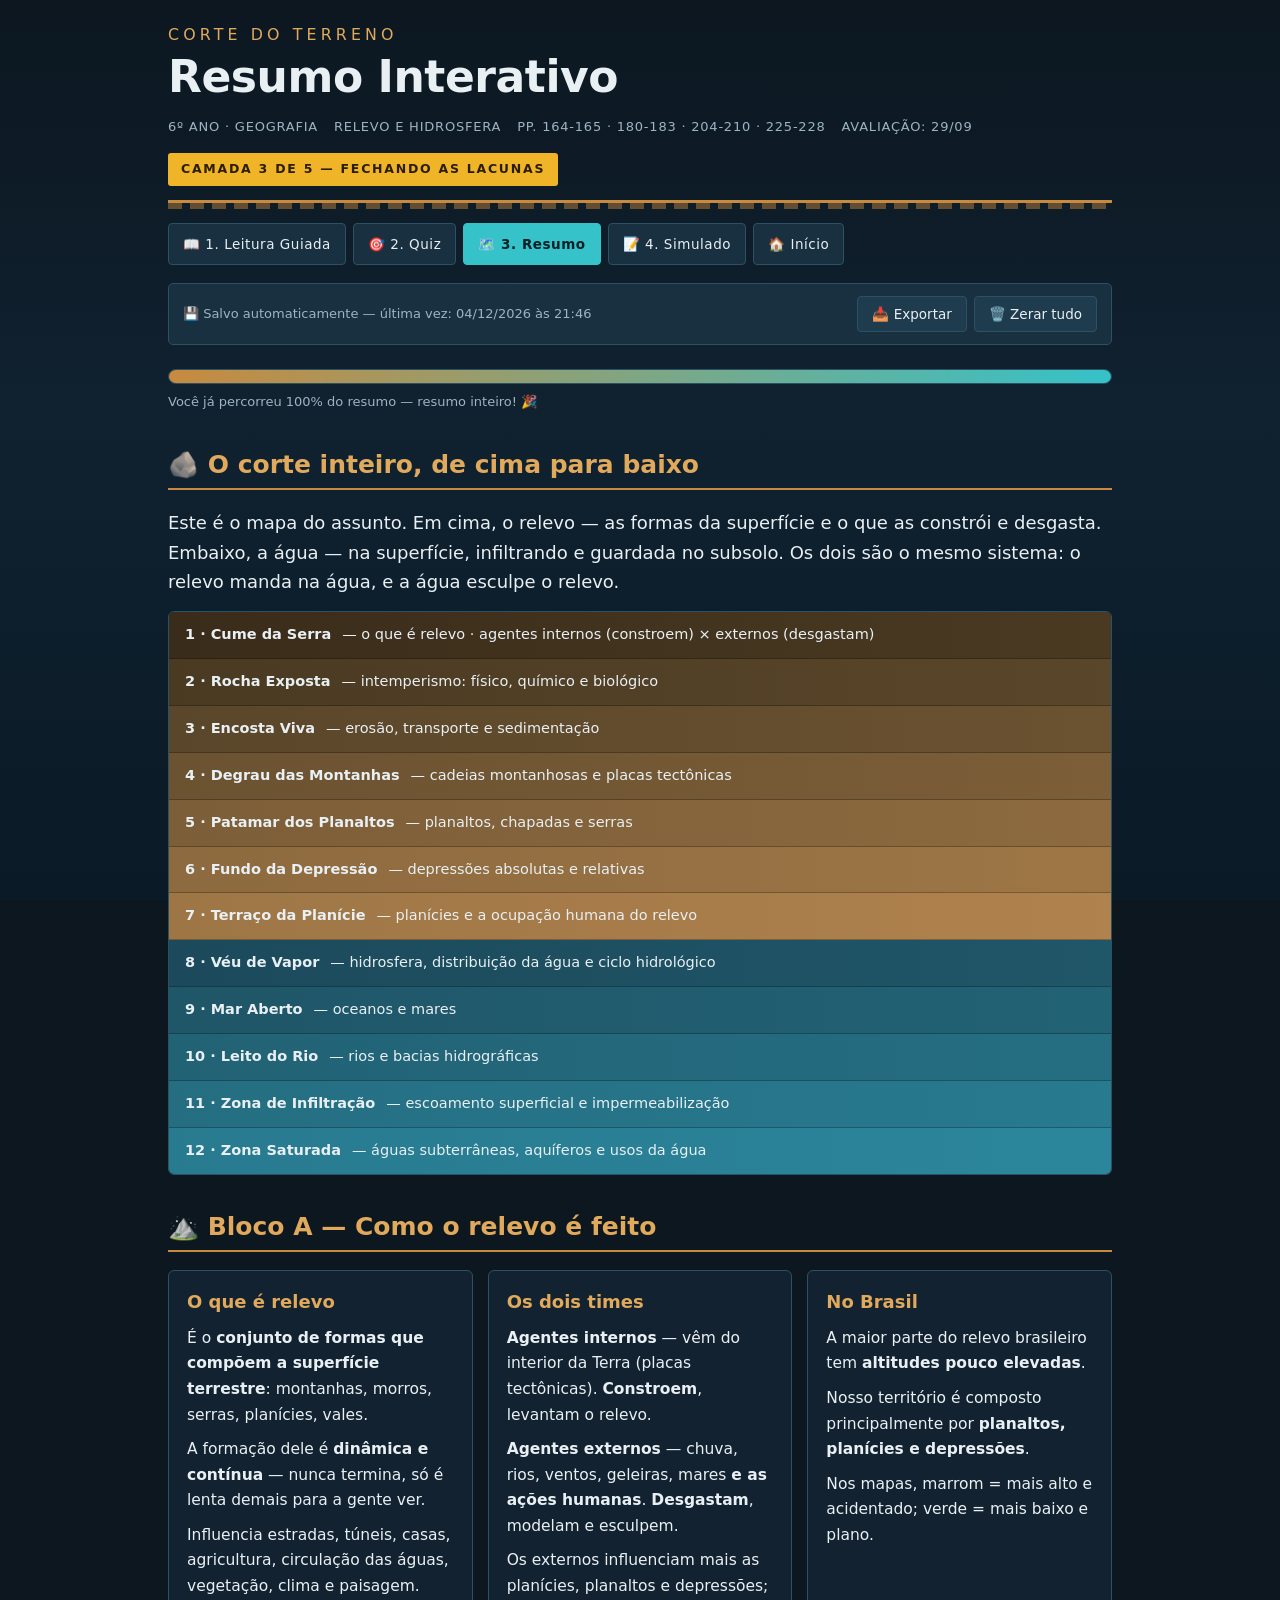
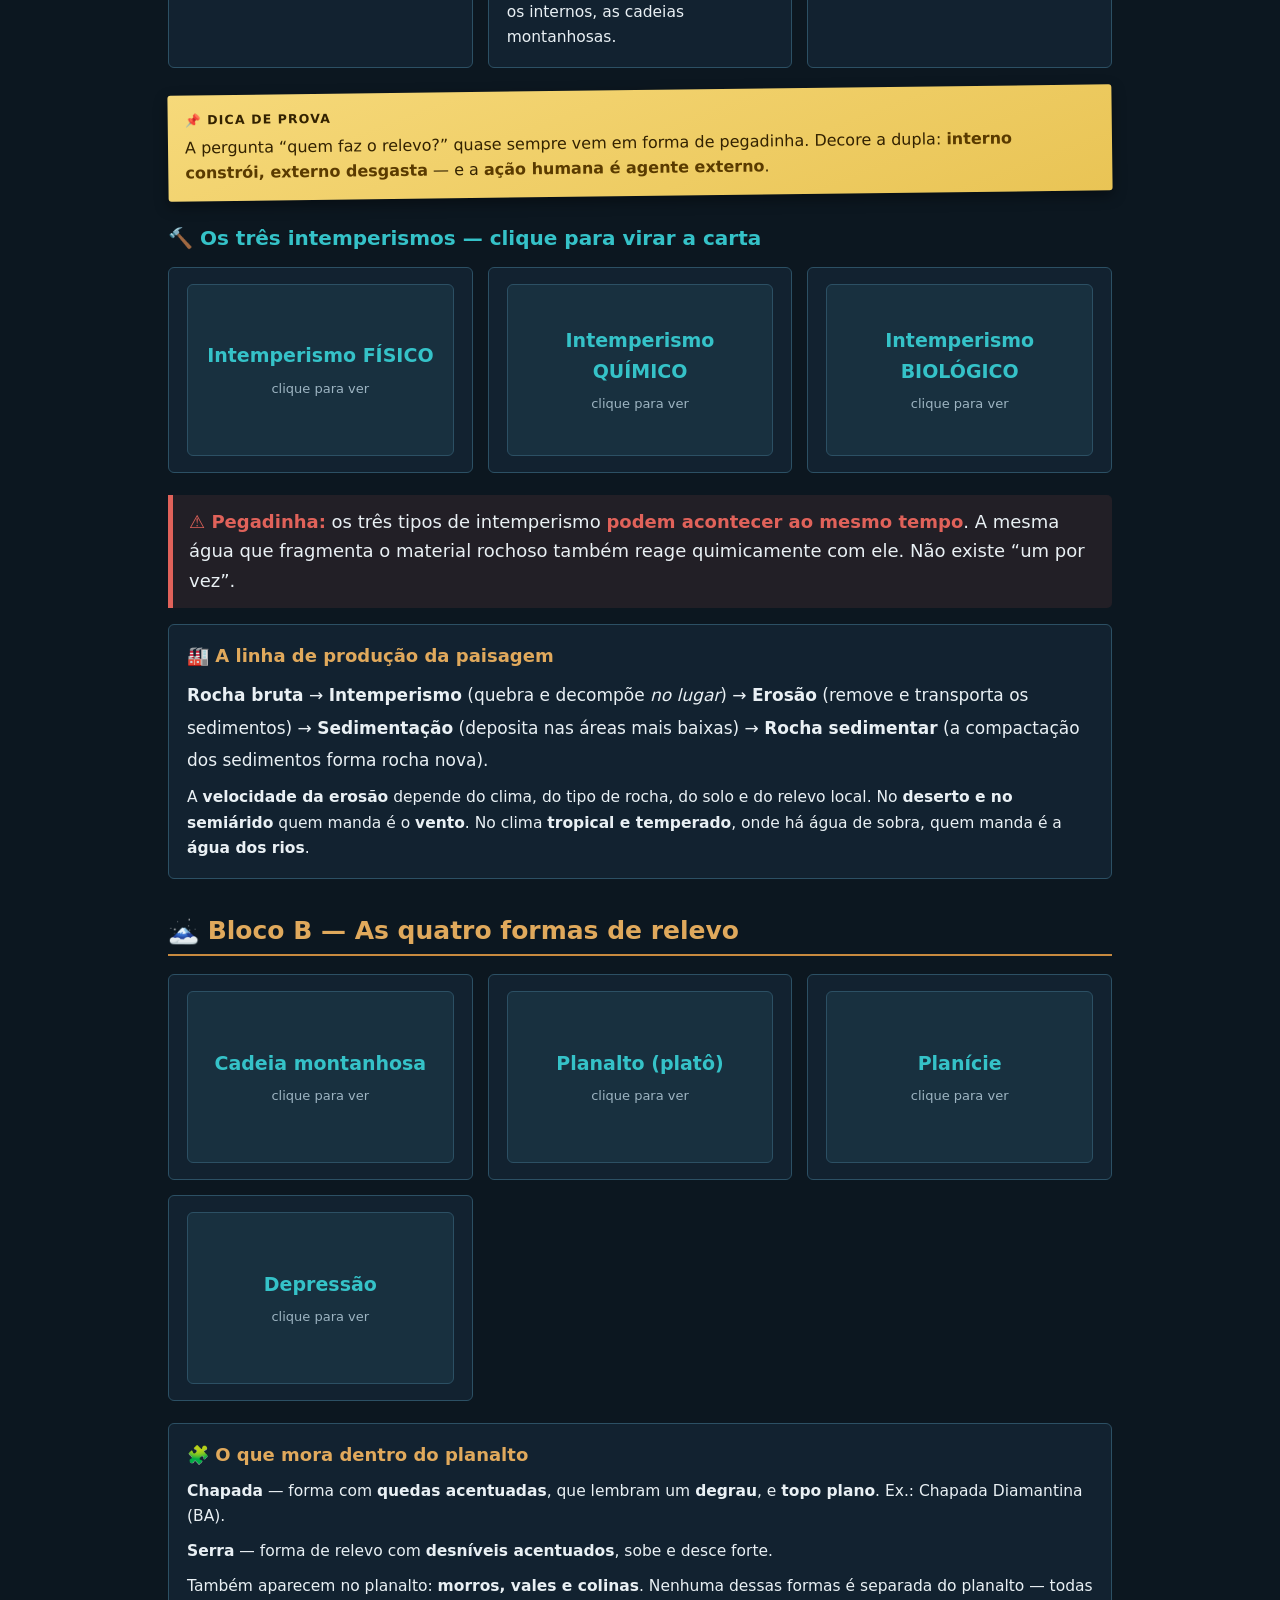
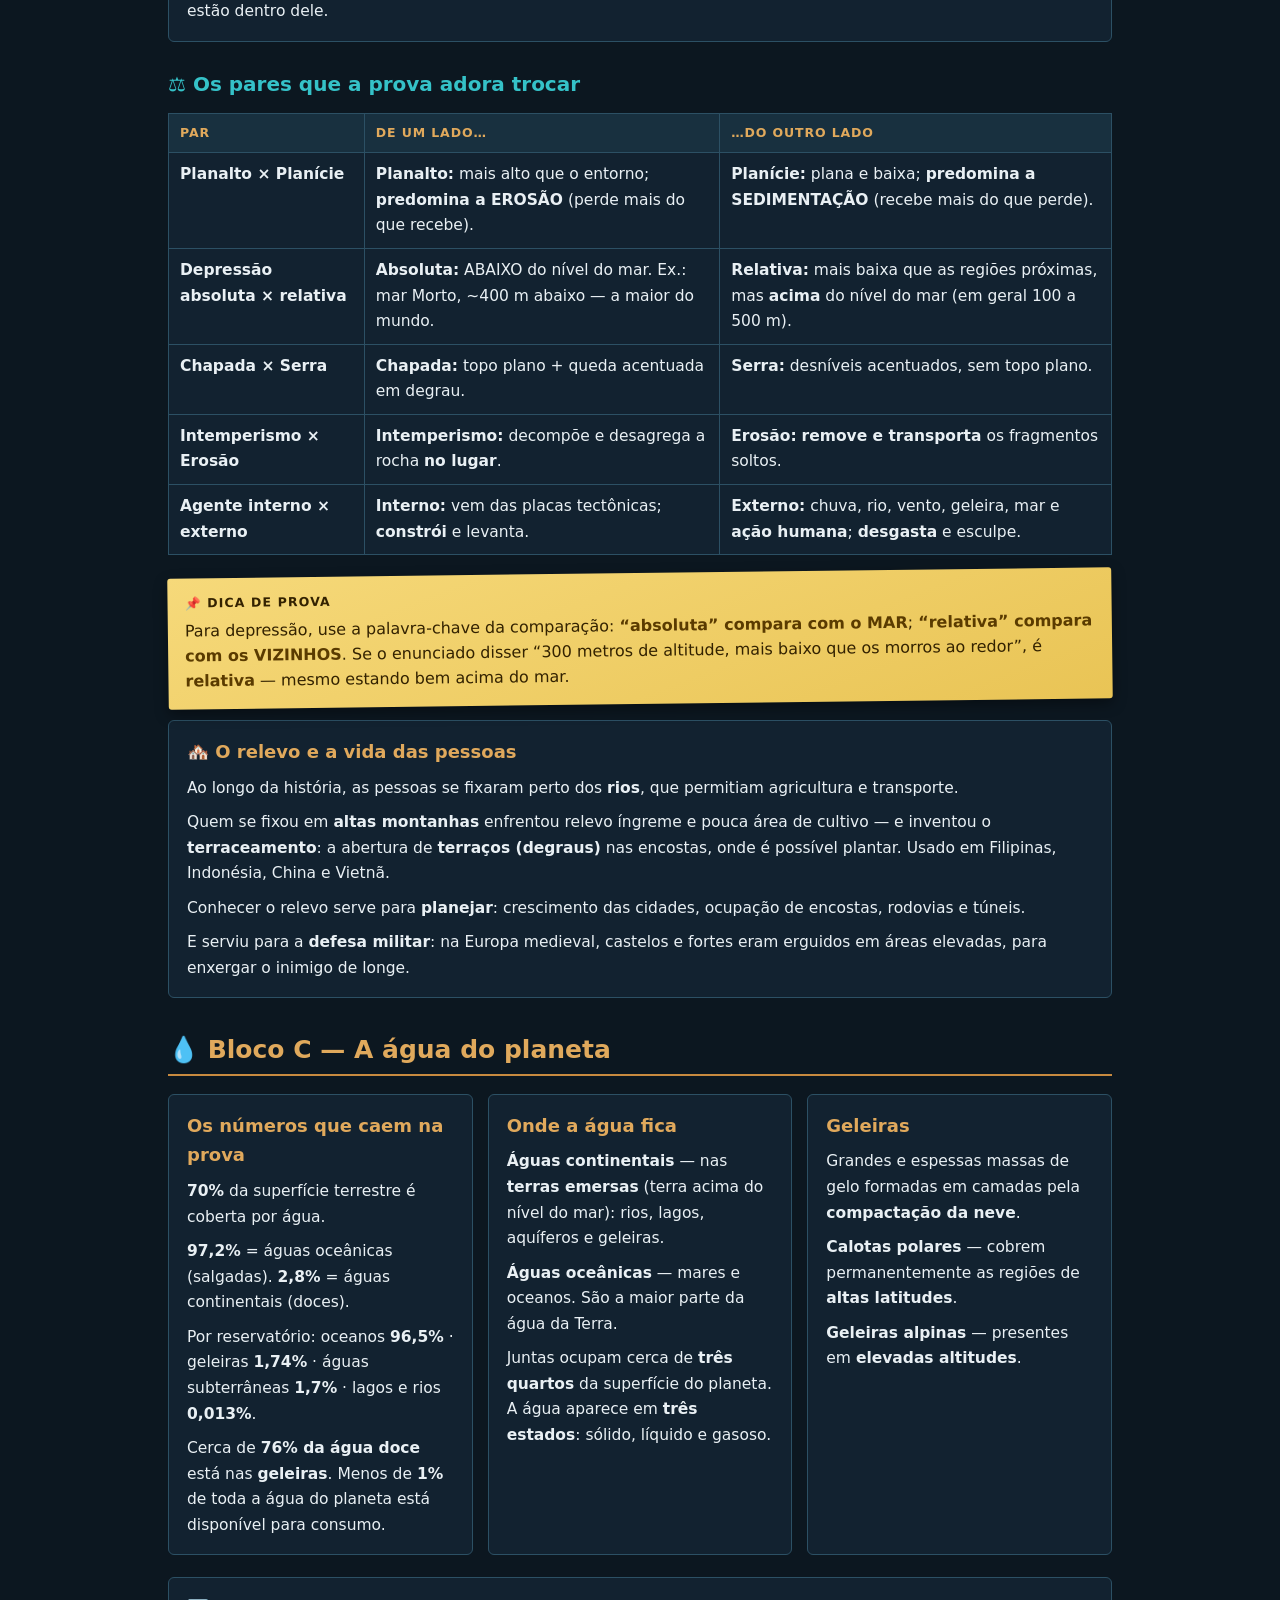
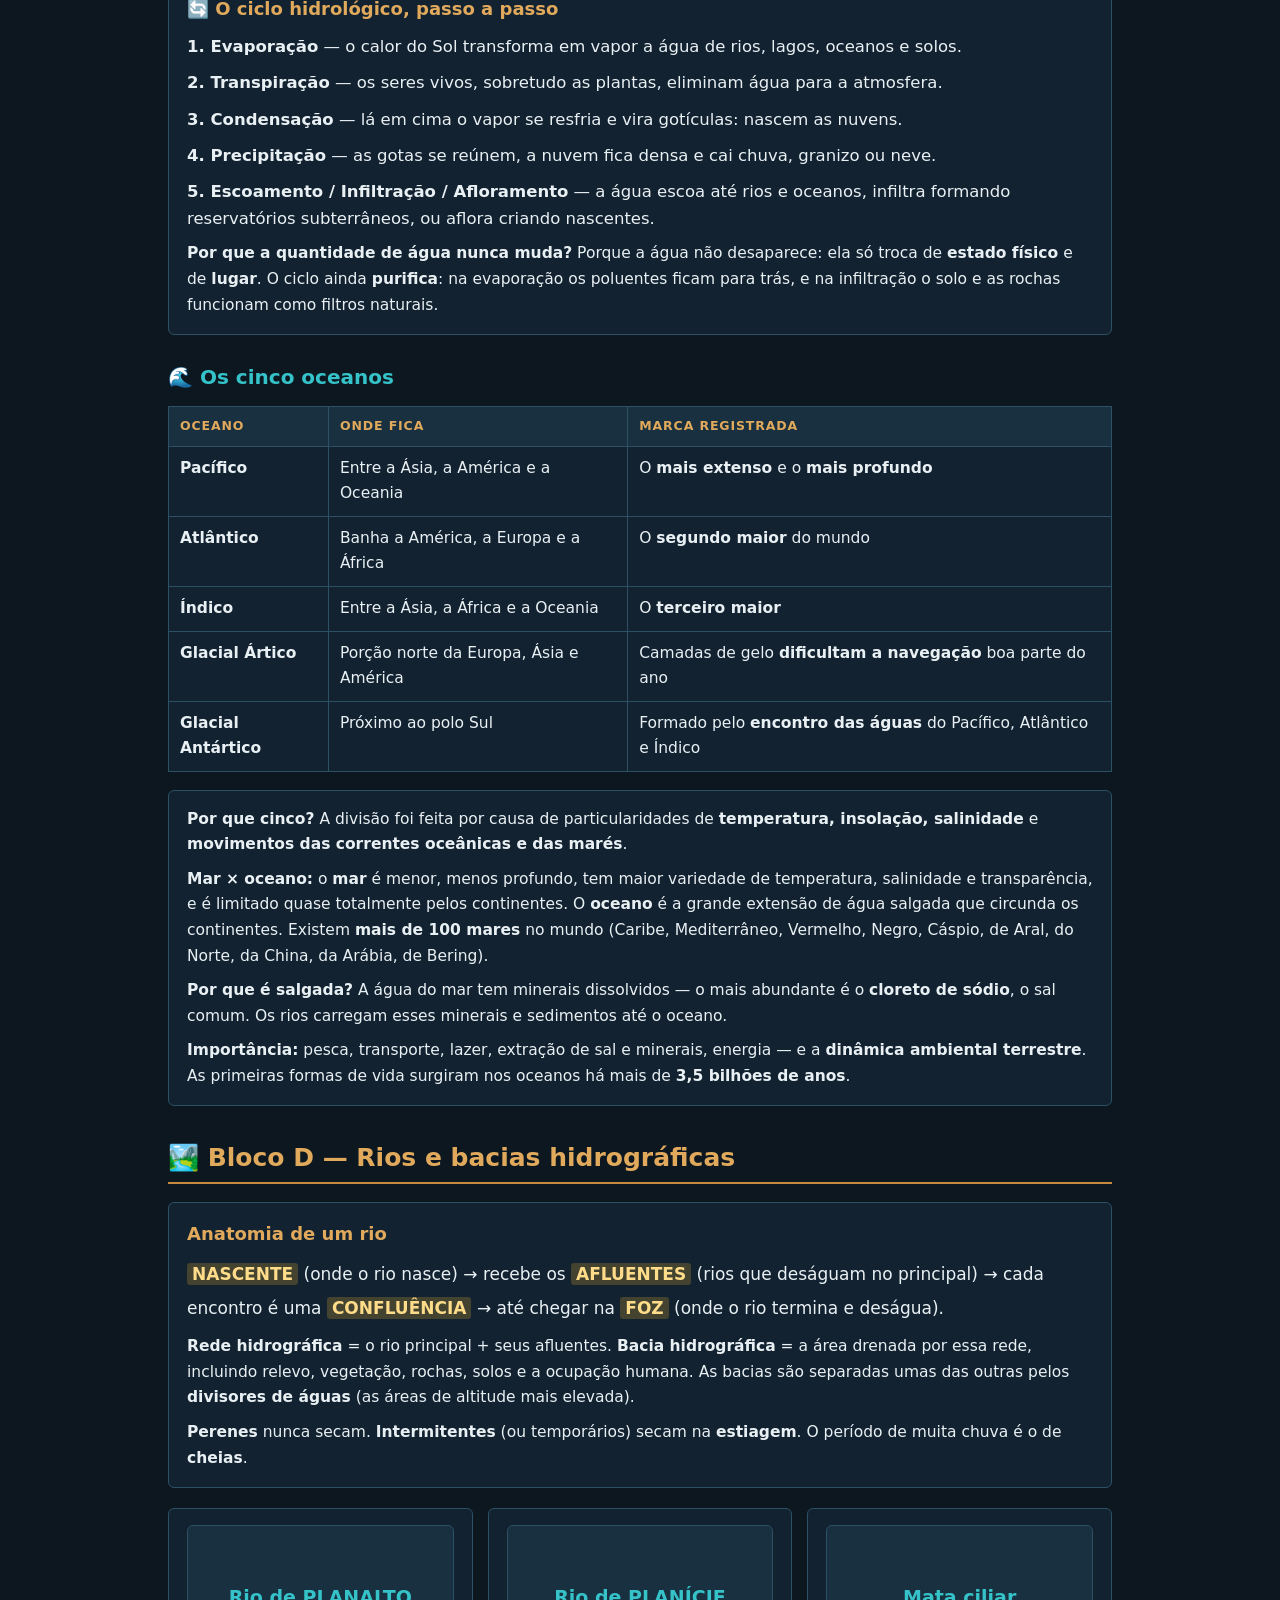
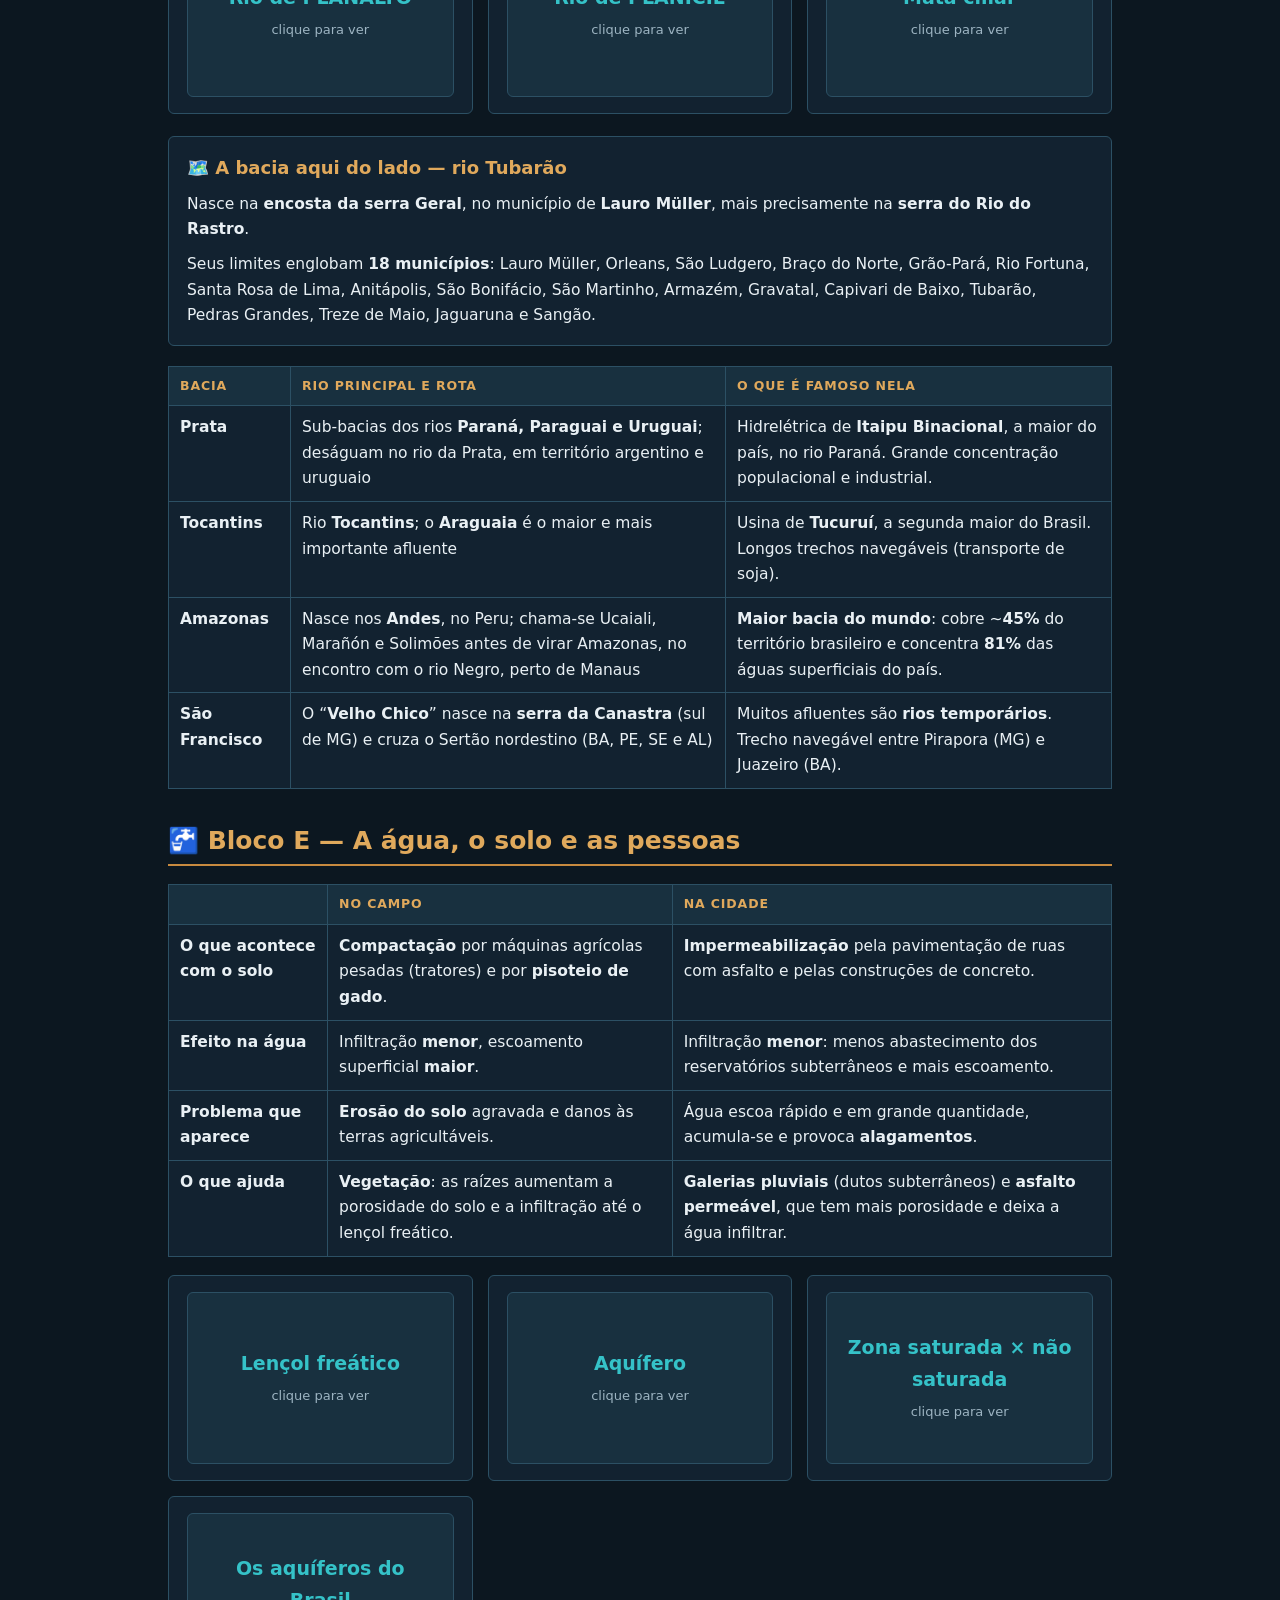
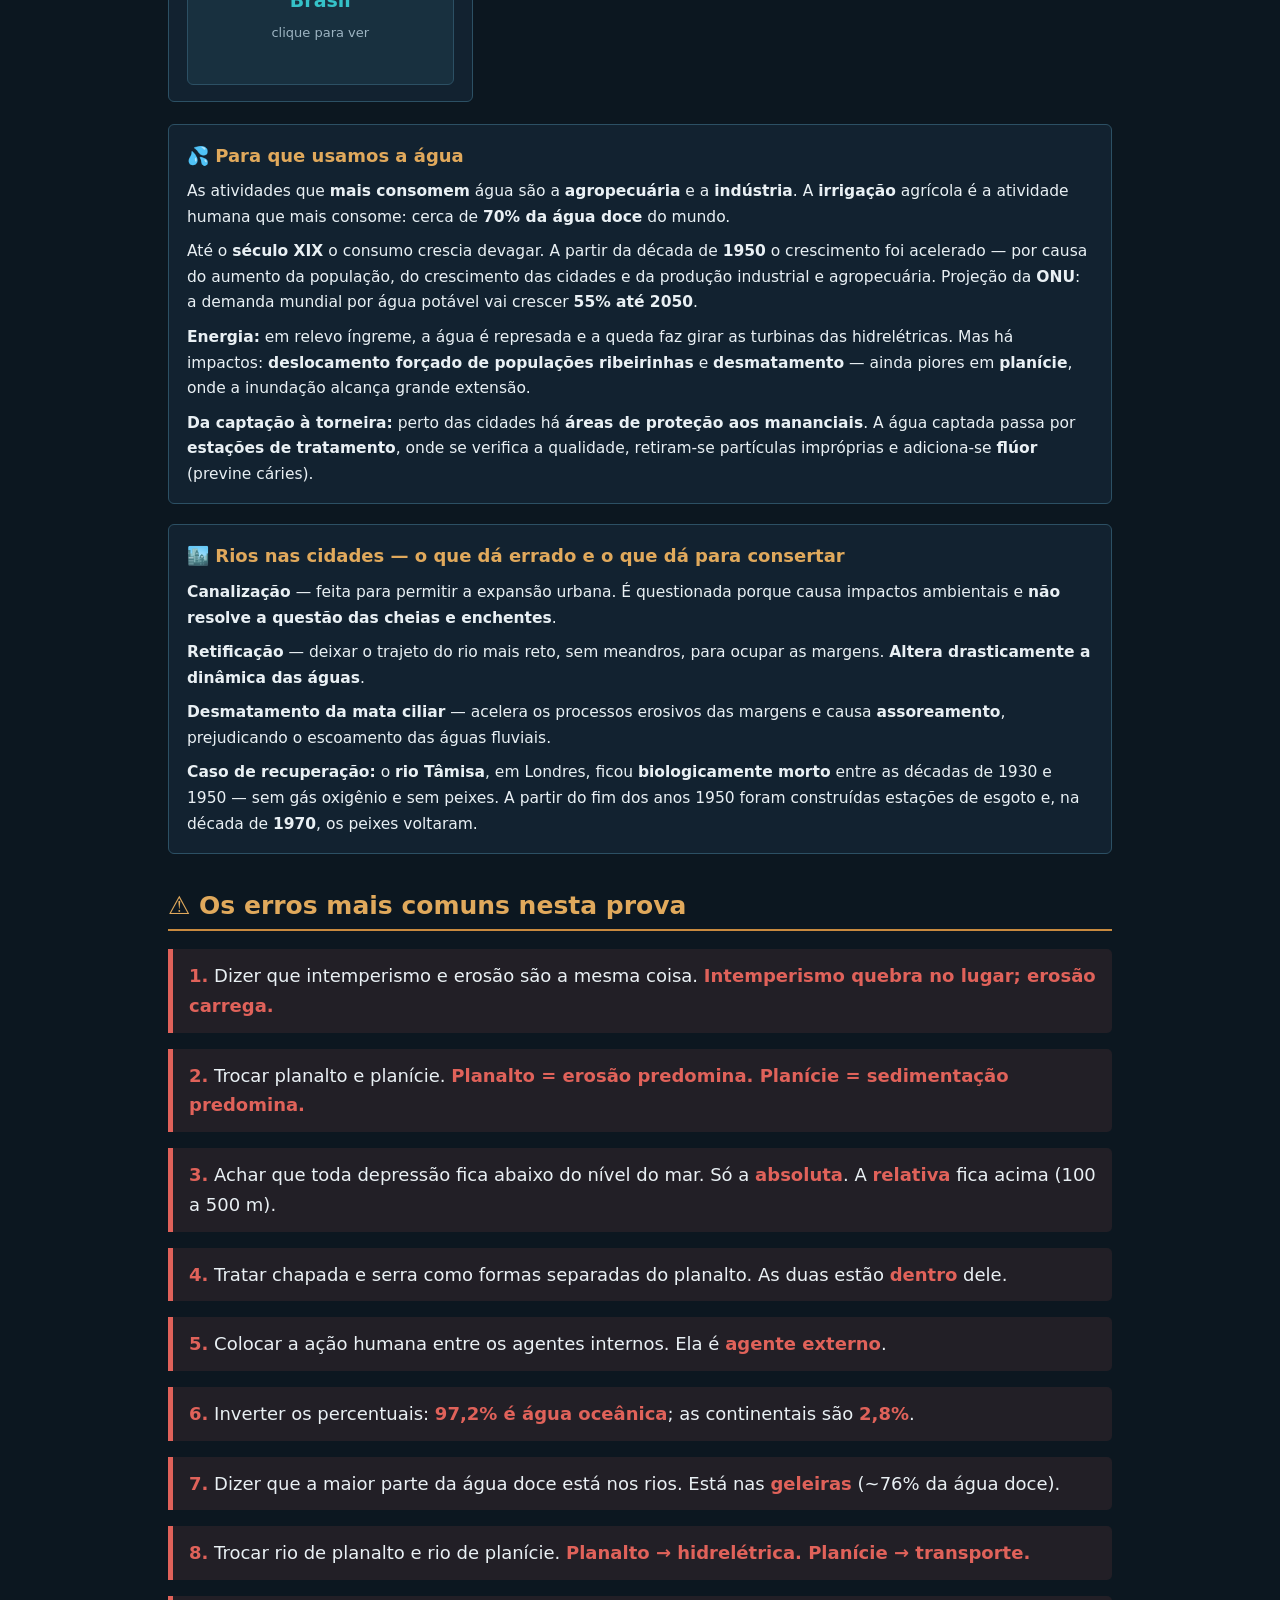
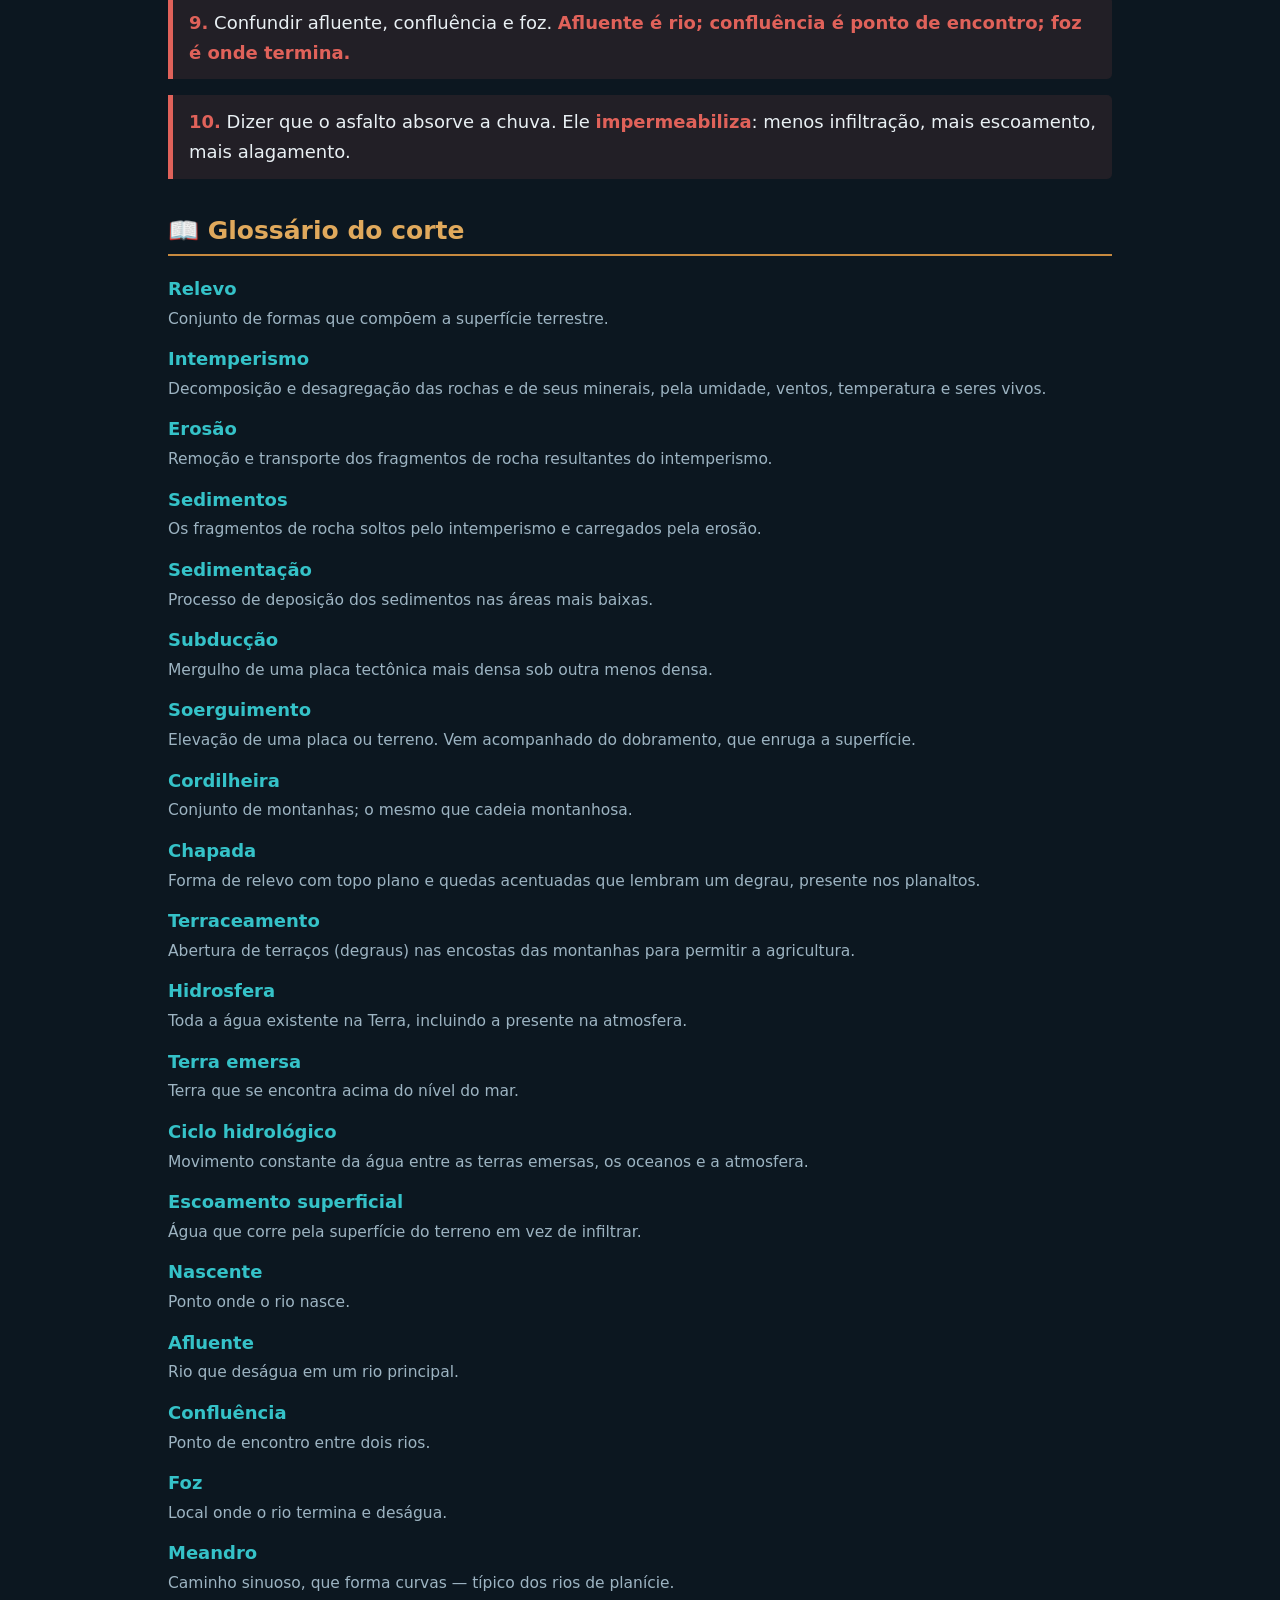
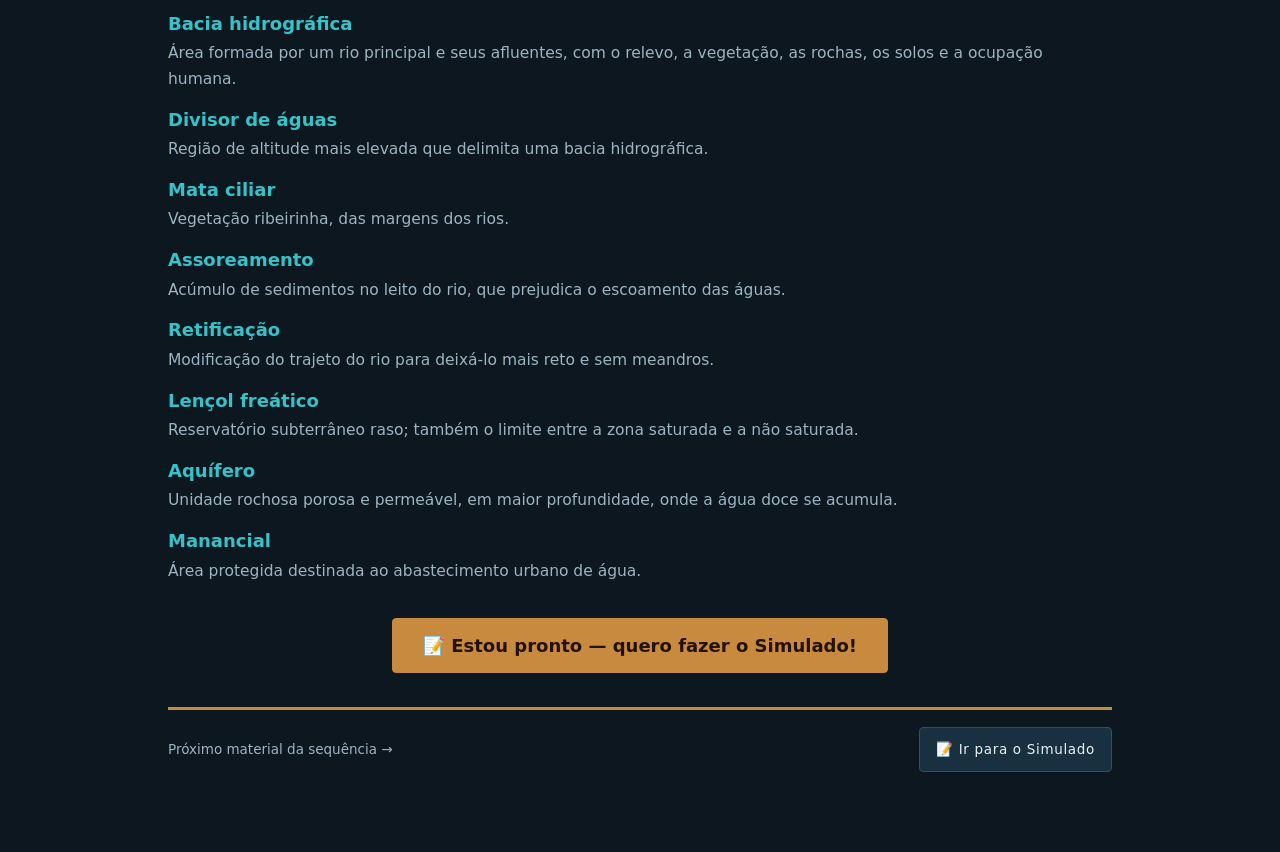
<file: resumo.html>
<!DOCTYPE html>
<html lang="pt-BR">
<head>
<meta charset="utf-8">
<meta name="viewport" content="width=device-width,initial-scale=1">
<title>Resumo — Geografia 6º ano | Corte do Terreno</title>
<style>
/* ===== visual do kit — Corte do Terreno ===== */
/* ===== CORTE DO TERRENO — tema do kit de Geografia 6º ano ===== */
:root{
  --fundo:#0c1720; --fundo2:#122230; --painel:#18303f; --painel2:#1f3c4e;
  --linha:#2c5064; --ocre:#c88a3f; --ocre2:#e0a95c;
  --ciano:#35c2c8; --ambar:#f0b429; --verde:#3fa96a; --vermelho:#e0625a;
  --texto:#e9f0f4; --texto2:#9db4c2;
  color-scheme:dark;
}
*{box-sizing:border-box}
body{
  margin:0;background:var(--fundo);color:var(--texto);
  font-family:'Segoe UI',system-ui,-apple-system,Roboto,sans-serif;
  font-size:18px;line-height:1.65;
  background-image:
    linear-gradient(180deg,#0c1720 0%,#102130 45%,#0a1a26 100%),
    repeating-linear-gradient(0deg,rgba(200,138,63,.035) 0 1px,transparent 1px 7px);
  background-attachment:fixed;
}
.wrap{max-width:980px;margin:0 auto;padding:0 18px 80px}

/* ===== CABEÇALHO ===== */
header.topo{padding:26px 0 14px;border-bottom:3px solid var(--ocre);position:relative}
header.topo::after{content:"";position:absolute;left:0;right:0;bottom:-9px;height:6px;
  background:repeating-linear-gradient(90deg,var(--ocre) 0 14px,transparent 14px 22px);opacity:.45}
.titulo{font-size:clamp(26px,5.6vw,44px);line-height:1.1;margin:0;font-weight:800;letter-spacing:-.01em}
.titulo .sub{display:block;font-size:.36em;font-weight:500;letter-spacing:.26em;
  text-transform:uppercase;color:var(--ocre2);margin-bottom:10px}
.faixa{display:flex;flex-wrap:wrap;gap:8px 16px;margin-top:14px;font-size:13px;
  letter-spacing:.06em;text-transform:uppercase;color:var(--texto2)}
.selo{display:inline-block;background:var(--ciano);color:#062028;font-weight:700;
  font-size:12.5px;letter-spacing:.14em;padding:6px 13px;border-radius:3px;text-transform:uppercase;margin-top:16px}
.selo.ocre{background:var(--ocre);color:#231202}
.selo.ambar{background:var(--ambar);color:#2b1d00}

/* ===== NAV ===== */
nav.abas{display:flex;flex-wrap:wrap;gap:7px;margin:20px 0 6px}
nav.abas a{font-size:13.5px;letter-spacing:.04em;text-decoration:none;color:var(--texto);
  border:1px solid var(--linha);background:var(--painel);padding:9px 14px;border-radius:4px;transition:.15s}
nav.abas a.atual{background:var(--ciano);color:#062028;border-color:var(--ciano);font-weight:700}
nav.abas a:hover{background:var(--painel2);border-color:var(--ciano)}
nav.abas a.atual:hover{background:var(--ciano)}

/* ===== PAINEL DE SALVAMENTO ===== */
.painel{border:1px solid var(--linha);background:var(--painel);padding:12px 14px;margin:18px 0 24px;
  display:flex;flex-wrap:wrap;gap:10px;align-items:center;justify-content:space-between;border-radius:5px}
.painel .status{font-size:13px;color:var(--texto2)}
.painel .btns{display:flex;gap:7px;flex-wrap:wrap}
button{font-family:inherit;font-size:13.5px;cursor:pointer;border:1px solid var(--linha);
  background:var(--painel2);color:var(--texto);padding:9px 14px;border-radius:4px;transition:.15s}
button:hover{background:var(--linha)}
button:disabled{opacity:.4;cursor:not-allowed}
button.principal{background:var(--verde);color:#04180d;border-color:var(--verde);font-weight:700}
button.principal:hover{background:#4fc47e}
button.ocre{background:var(--ocre);color:#231202;border-color:var(--ocre);font-weight:700}
button.ocre:hover{background:var(--ocre2)}

/* ===== BARRA DE PROGRESSO ===== */
.progresso{margin:0 0 26px}
.barra{height:15px;border:1px solid var(--linha);background:var(--fundo2);border-radius:8px;overflow:hidden}
.barra i{display:block;height:100%;width:0;transition:width .45s;
  background:linear-gradient(90deg,var(--ocre),var(--ciano))}
.progresso p{font-size:13px;margin:7px 0 0;color:var(--texto2)}

/* ===== TEXTO GERAL ===== */
h2{font-size:26px;line-height:1.25;margin:0}
h3{font-size:20px;margin:0 0 10px}
p{margin:0 0 14px}
a{color:var(--ciano)}
.destaque{background:rgba(240,180,41,.22);color:#ffdc8a;padding:1px 5px;border-radius:3px;font-weight:600}
.termo{color:var(--ocre2);font-weight:700}
.ex{background:var(--fundo2);border-left:4px solid var(--ciano);padding:11px 15px;margin:0 0 14px;border-radius:0 4px 4px 0}
.ex b{color:var(--ciano)}
.aviso-caixa{border:1px solid var(--linha);background:var(--painel);padding:13px 16px;border-radius:5px;font-size:15.5px}

/* ===== BLOCOS / CAMADAS ===== */
.bloco{border:1px solid var(--linha);background:var(--fundo2);margin:0 0 22px;border-radius:6px;overflow:hidden}
.bloco.trancado{opacity:.5}
.bloco > .cab{display:flex;gap:13px;align-items:baseline;flex-wrap:wrap;padding:15px 18px;
  border-bottom:1px solid var(--linha);background:var(--painel)}
.bloco .num{font-size:11.5px;letter-spacing:.14em;color:#231202;background:var(--ocre);
  padding:5px 10px;border-radius:3px;white-space:nowrap;font-weight:700;text-transform:uppercase}
.bloco .pag{font-size:12px;color:var(--texto2);margin-left:auto;white-space:nowrap}
.corpo{padding:18px 20px}
.corpo ul,.corpo ol{margin:0 0 14px;padding-left:22px}
.corpo li{margin-bottom:7px}

/* ===== PERGUNTAS ===== */
.perguntas{border-top:1px dashed var(--linha);padding:17px 20px;background:rgba(24,48,63,.5)}
.perguntas h3{font-size:13.5px;letter-spacing:.12em;text-transform:uppercase;margin:0 0 13px;color:var(--ciano)}
.pergunta{margin:0 0 16px}
.pergunta label{display:block;font-weight:700;margin-bottom:6px;font-size:17px}
textarea{width:100%;min-height:76px;font-family:inherit;font-size:16.5px;line-height:1.5;
  padding:11px;border:1px solid var(--linha);background:#0a1620;color:var(--texto);border-radius:4px;resize:vertical}
textarea:focus{outline:2px solid var(--ciano);outline-offset:1px}
textarea.verm{border-color:var(--vermelho);background:#25120f}
.avVerm{color:var(--vermelho);font-weight:700;font-size:13.5px;margin:6px 0 0}
.aviso{font-size:13.5px;color:var(--ambar);margin:0 0 10px;min-height:16px}

.modelo{border-top:1px solid var(--linha);padding:17px 20px;background:rgba(63,169,106,.08)}
.modelo h4{font-size:12.5px;letter-spacing:.12em;text-transform:uppercase;margin:0 0 12px;color:var(--verde)}
.mQ{border-top:1px dashed var(--linha);padding-top:11px;margin-top:11px}
.mQ:first-of-type{border-top:0;padding-top:0;margin-top:0}
.mResp{margin:0 0 9px}
.chkbox{background:var(--painel);border:1px solid var(--linha);border-radius:4px;padding:11px 13px}
.chkTit{margin:0 0 8px;font-size:12.5px;letter-spacing:.06em;text-transform:uppercase;color:var(--texto2)}
.ponto{display:flex;justify-content:space-between;align-items:center;gap:10px;padding:5px 0;font-size:15.5px}
.pbts{display:flex;gap:6px;flex-shrink:0}
.btChk{border:1px solid var(--linha);background:var(--fundo2);padding:5px 13px;border-radius:4px;cursor:pointer;font-size:13px;color:var(--texto)}
.btChk.on{background:var(--verde);color:#04180d;border-color:var(--verde);font-weight:700}
.btChk.nao.on{background:var(--vermelho);color:#fff;border-color:var(--vermelho)}
.auto{display:flex;gap:10px;flex-wrap:wrap;align-items:center;border-top:1px dashed var(--linha);padding-top:12px;margin-top:12px}
.selo-ok{color:var(--verde);font-weight:700}
.selo-rev{color:var(--vermelho);font-weight:700}
.cadeado{padding:17px 20px;font-size:14px;color:var(--texto2)}

/* ===== CAIXAS ESPECIAIS ===== */
.pegadinhas{border:2px solid var(--ambar);background:rgba(240,180,41,.08);padding:19px 21px;margin:30px 0 22px;border-radius:6px}
.pegadinhas h2{margin:0 0 13px;color:var(--ambar)}
.pegadinhas ol{margin:0;padding-left:22px}
.pegadinhas li{margin-bottom:11px}
.revisar{border:2px solid var(--vermelho);background:rgba(224,98,90,.1);border-radius:6px;padding:17px 21px;margin:26px 0}
.revisar h2{margin:0 0 10px;color:var(--vermelho)}
.revisar li{margin-bottom:6px}
.postit{background:linear-gradient(160deg,#f6d97a,#e9c455);color:#332200;padding:15px 17px;border-radius:3px;
  box-shadow:0 5px 14px rgba(0,0,0,.4);transform:rotate(-.7deg);margin:0 0 16px;font-size:16px;line-height:1.55}
.postit b{color:#5a3b00}
.postit .tit{display:block;font-weight:800;text-transform:uppercase;letter-spacing:.09em;font-size:12.5px;margin-bottom:7px}
.alerta{border-left:5px solid var(--vermelho);background:rgba(224,98,90,.1);padding:12px 16px;border-radius:0 5px 5px 0;margin:0 0 16px}
.alerta b{color:var(--vermelho)}

/* ===== TABELAS ===== */
.tabela-wrap{overflow-x:auto;margin:0 0 18px}
table.tb{width:100%;border-collapse:collapse;background:var(--fundo2);font-size:15.5px;min-width:480px}
table.tb th,table.tb td{border:1px solid var(--linha);padding:9px 11px;text-align:left;vertical-align:top}
table.tb th{background:var(--painel);font-size:12.5px;letter-spacing:.07em;text-transform:uppercase;color:var(--ocre2)}

/* ===== MODAL ===== */
.overlay{position:fixed;inset:0;background:rgba(4,12,18,.8);display:none;align-items:center;justify-content:center;padding:20px;z-index:50}
.overlay.on{display:flex}
.modal{background:var(--painel);border:2px solid var(--ocre);max-width:440px;width:100%;padding:23px;border-radius:7px}
.modal h3{margin:0 0 10px;font-size:21px;color:var(--ocre2)}
.modal p{margin:0 0 17px}
.modal .acoes{display:flex;gap:8px;justify-content:flex-end;flex-wrap:wrap}

/* ===== RODAPÉ ===== */
.rodape{border-top:3px solid var(--ocre);margin-top:34px;padding-top:17px;display:flex;flex-wrap:wrap;
  gap:12px;justify-content:space-between;align-items:center;font-size:13.5px;color:var(--texto2)}
.rodape a{color:var(--texto);text-decoration:none;border:1px solid var(--linha);background:var(--painel);
  padding:10px 16px;border-radius:4px;letter-spacing:.05em}
.rodape a:hover{background:var(--ciano);color:#062028;border-color:var(--ciano)}

/* ===== QUIZ / SIMULADO ===== */
.questao{border:1px solid var(--linha);background:var(--fundo2);border-radius:6px;padding:17px 19px;margin:0 0 18px}
.questao .qnum{font-size:11.5px;letter-spacing:.14em;text-transform:uppercase;color:#231202;
  background:var(--ocre);padding:4px 10px;border-radius:3px;font-weight:700;display:inline-block;margin-bottom:10px}
.questao .qnum.rom{background:var(--ciano);color:#062028}
.enunciado{font-size:17px;margin:0 0 13px;font-weight:600;line-height:1.55}
.afirm{background:var(--painel);border:1px solid var(--linha);border-radius:5px;padding:12px 15px;margin:0 0 14px}
.afirm p{margin:0 0 8px;font-size:16px}
.afirm p:last-child{margin:0}
.alts{display:flex;flex-direction:column;gap:8px}
.alt{display:flex;gap:11px;align-items:flex-start;border:1px solid var(--linha);background:var(--painel);
  padding:11px 14px;border-radius:5px;cursor:pointer;transition:.13s;font-size:16px;line-height:1.5;text-align:left;width:100%;color:var(--texto)}
.alt:hover{border-color:var(--ciano);background:var(--painel2)}
.alt .letra{font-weight:800;color:var(--ocre2);flex-shrink:0;min-width:20px}
.alt.marcada{border-color:var(--ciano);background:rgba(53,194,200,.16)}
.alt.certa{border-color:var(--verde);background:rgba(63,169,106,.2)}
.alt.errada{border-color:#3a4a55;background:rgba(150,160,170,.1);opacity:.85}
.alt.errada .letra{color:var(--texto2)}
.coment{font-size:14.5px;margin:7px 0 0;padding-left:31px;color:var(--texto2);line-height:1.5}
.coment.ok{color:#8fe0ae}
.placar{border:2px solid var(--ciano);background:var(--painel);border-radius:7px;padding:20px 22px;margin:24px 0}
.placar .nota{font-size:44px;font-weight:800;color:var(--ciano);line-height:1}
.codigo{font-family:'Courier New',monospace;font-size:26px;letter-spacing:.16em;font-weight:700;
  color:var(--ambar);background:var(--fundo);border:2px dashed var(--ambar);padding:12px 18px;border-radius:5px;display:inline-block;margin:10px 0}
.entrada-cod{display:flex;gap:9px;flex-wrap:wrap;align-items:center;margin:14px 0 0}
input[type=text]{font-family:'Courier New',monospace;font-size:17px;letter-spacing:.1em;padding:10px 13px;
  border:1px solid var(--linha);background:#0a1620;color:var(--texto);border-radius:4px;width:190px;text-transform:uppercase}
input[type=text]:focus{outline:2px solid var(--ciano);outline-offset:1px}

/* ===== RESUMO ===== */
.grade{display:grid;grid-template-columns:repeat(auto-fit,minmax(260px,1fr));gap:15px;margin:0 0 22px}
.card{border:1px solid var(--linha);background:var(--fundo2);border-radius:6px;padding:16px 18px}
.card h3{color:var(--ocre2);font-size:18px;margin:0 0 9px}
.card p{font-size:15.5px;margin:0 0 9px}
.card p:last-child{margin:0}
.flip{perspective:1100px;min-height:172px;cursor:pointer}
.flip .inner{position:relative;width:100%;height:172px;transition:transform .55s;transform-style:preserve-3d}
.flip.virado .inner{transform:rotateY(180deg)}
.flip .face{position:absolute;inset:0;backface-visibility:hidden;border:1px solid var(--linha);
  border-radius:6px;padding:15px 17px;display:flex;flex-direction:column;justify-content:center;overflow:auto}
.flip .frente{background:var(--painel);align-items:center;text-align:center}
.flip .frente h3{color:var(--ciano);margin:0 0 6px;font-size:19px}
.flip .frente .dica{font-size:13px;color:var(--texto2)}
.flip .verso{background:linear-gradient(150deg,#1d3f35,#193528);transform:rotateY(180deg);font-size:15px;line-height:1.5}
.secao-tit{border-bottom:2px solid var(--ocre);margin:36px 0 18px;padding-bottom:8px;font-size:25px;color:var(--ocre2)}
.glossario dt{font-weight:700;color:var(--ciano);margin-top:12px}
.glossario dd{margin:3px 0 0 0;font-size:15.5px;color:var(--texto2)}

/* ===== CORTE (ilustração do tema) ===== */
.corte{display:flex;flex-direction:column;border:1px solid var(--linha);border-radius:6px;overflow:hidden;margin:0 0 24px}
.corte .camada{padding:11px 16px;font-size:14.5px;display:flex;gap:11px;align-items:center;border-bottom:1px solid rgba(0,0,0,.25)}
.corte .camada:last-child{border-bottom:0}
.corte .camada b{flex-shrink:0}

@media(max-width:620px){
  body{font-size:17px}
  .bloco .pag{margin-left:0;width:100%}
  .wrap{padding:0 14px 60px}
  .corpo,.perguntas,.modelo{padding-left:15px;padding-right:15px}
}
</style>
</head>
<body>
<div class="wrap">

<header class="topo">
  <h1 class="titulo"><span class="sub">Corte do Terreno</span>Resumo Interativo</h1>
  <div class="faixa">
    <span>6º ano · Geografia</span>
    <span>Relevo e Hidrosfera</span>
    <span>pp. 164-165 · 180-183 · 204-210 · 225-228</span>
    <span>Avaliação: 29/09</span>
  </div>
  <p style="margin:0"><span class="selo ambar">Camada 3 de 5 — fechando as lacunas</span></p>
</header>

<nav class="abas">
  <a href="leitura-guiada.html">📖 1. Leitura Guiada</a>
  <a href="quiz.html">🎯 2. Quiz</a>
  <a href="resumo.html" class="atual">🗺️ 3. Resumo</a>
  <a href="simulado.html">📝 4. Simulado</a>
  <a href="index.html">🏠 Início</a>
</nav>

<div class="painel">
  <div class="status" id="status">Carregando…</div>
  <div class="btns">
    <button id="btExportar">📥 Exportar</button>
    <button id="btZerar">🗑️ Zerar tudo</button>
  </div>
</div>

<div class="progresso">
  <div class="barra"><i id="barra"></i></div>
  <p id="txtProg">Você já percorreu 0% do resumo.</p>
</div>

<!-- ===== O CORTE ===== -->
<h2 class="secao-tit">🪨 O corte inteiro, de cima para baixo</h2>
<p>Este é o mapa do assunto. Em cima, o relevo — as formas da superfície e o que as constrói e desgasta.
Embaixo, a água — na superfície, infiltrando e guardada no subsolo. Os dois são o mesmo sistema:
o relevo manda na água, e a água esculpe o relevo.</p>

<div class="corte">
  <div class="camada" style="background:linear-gradient(90deg,#3a2c1a,#4a3a22)"><b>1 · Cume da Serra</b> — o que é relevo · agentes internos (constroem) × externos (desgastam)</div>
  <div class="camada" style="background:linear-gradient(90deg,#4a3a22,#5a462a)"><b>2 · Rocha Exposta</b> — intemperismo: físico, químico e biológico</div>
  <div class="camada" style="background:linear-gradient(90deg,#5a462a,#6b5231)"><b>3 · Encosta Viva</b> — erosão, transporte e sedimentação</div>
  <div class="camada" style="background:linear-gradient(90deg,#6b5231,#7c5e38)"><b>4 · Degrau das Montanhas</b> — cadeias montanhosas e placas tectônicas</div>
  <div class="camada" style="background:linear-gradient(90deg,#7c5e38,#8d6a3f)"><b>5 · Patamar dos Planaltos</b> — planaltos, chapadas e serras</div>
  <div class="camada" style="background:linear-gradient(90deg,#8d6a3f,#9e7646)"><b>6 · Fundo da Depressão</b> — depressões absolutas e relativas</div>
  <div class="camada" style="background:linear-gradient(90deg,#9e7646,#b0824d)"><b>7 · Terraço da Planície</b> — planícies e a ocupação humana do relevo</div>
  <div class="camada" style="background:linear-gradient(90deg,#1c4a5c,#1f5668);color:#e9f0f4"><b>8 · Véu de Vapor</b> — hidrosfera, distribuição da água e ciclo hidrológico</div>
  <div class="camada" style="background:linear-gradient(90deg,#1f5668,#226275)"><b>9 · Mar Aberto</b> — oceanos e mares</div>
  <div class="camada" style="background:linear-gradient(90deg,#226275,#256e82)"><b>10 · Leito do Rio</b> — rios e bacias hidrográficas</div>
  <div class="camada" style="background:linear-gradient(90deg,#256e82,#287a8f)"><b>11 · Zona de Infiltração</b> — escoamento superficial e impermeabilização</div>
  <div class="camada" style="background:linear-gradient(90deg,#287a8f,#2b869c)"><b>12 · Zona Saturada</b> — águas subterrâneas, aquíferos e usos da água</div>
</div>

<!-- ===== RELEVO ===== -->
<h2 class="secao-tit">⛰️ Bloco A — Como o relevo é feito</h2>

<div class="grade">
  <div class="card">
    <h3>O que é relevo</h3>
    <p>É o <b>conjunto de formas que compõem a superfície terrestre</b>: montanhas, morros, serras, planícies, vales.</p>
    <p>A formação dele é <b>dinâmica e contínua</b> — nunca termina, só é lenta demais para a gente ver.</p>
    <p>Influencia estradas, túneis, casas, agricultura, circulação das águas, vegetação, clima e paisagem.</p>
  </div>
  <div class="card">
    <h3>Os dois times</h3>
    <p><b>Agentes internos</b> — vêm do interior da Terra (placas tectônicas). <b>Constroem</b>, levantam o relevo.</p>
    <p><b>Agentes externos</b> — chuva, rios, ventos, geleiras, mares <b>e as ações humanas</b>. <b>Desgastam</b>, modelam e esculpem.</p>
    <p>Os externos influenciam mais as planícies, planaltos e depressões; os internos, as cadeias montanhosas.</p>
  </div>
  <div class="card">
    <h3>No Brasil</h3>
    <p>A maior parte do relevo brasileiro tem <b>altitudes pouco elevadas</b>.</p>
    <p>Nosso território é composto principalmente por <b>planaltos, planícies e depressões</b>.</p>
    <p>Nos mapas, marrom = mais alto e acidentado; verde = mais baixo e plano.</p>
  </div>
</div>

<div class="postit">
  <span class="tit">📌 Dica de prova</span>
  A pergunta “quem faz o relevo?” quase sempre vem em forma de pegadinha. Decore a dupla:
  <b>interno constrói, externo desgasta</b> — e a <b>ação humana é agente externo</b>.
</div>

<h3 style="margin:26px 0 12px;color:var(--ciano)">🔨 Os três intemperismos — clique para virar a carta</h3>
<div class="grade">
  <div class="card flip"><div class="inner">
    <div class="face frente"><h3>Intemperismo FÍSICO</h3><span class="dica">clique para ver</span></div>
    <div class="face verso">Também chamado <b>mecânico</b>. As <b>alterações de temperatura</b> e a <b>força dos ventos</b> provocam a desagregação das rochas. A rocha se parte em pedaços menores, mas <b>continua sendo o mesmo material</b>. É desgaste e fragmentação.</div>
  </div></div>
  <div class="card flip"><div class="inner">
    <div class="face frente"><h3>Intemperismo QUÍMICO</h3><span class="dica">clique para ver</span></div>
    <div class="face verso">A <b>água líquida decompõe quimicamente</b> os minerais das rochas. Há um <b>rearranjo químico</b>: o material deixa de ser o que era. A água pode até formar soluções ácidas em contato com a matéria orgânica do solo.</div>
  </div></div>
  <div class="card flip"><div class="inner">
    <div class="face frente"><h3>Intemperismo BIOLÓGICO</h3><span class="dica">clique para ver</span></div>
    <div class="face verso">Quem age são os <b>seres vivos</b>: bactérias e fungos se proliferam e ajudam a decompor a rocha; as <b>raízes das plantas</b> a desagregam pela pressão. Como transformam física e quimicamente, também é chamado de <b>bioquímico</b>.</div>
  </div></div>
</div>

<div class="alerta">
  <b>⚠️ Pegadinha:</b> os três tipos de intemperismo <b>podem acontecer ao mesmo tempo</b>. A mesma água que fragmenta
  o material rochoso também reage quimicamente com ele. Não existe “um por vez”.
</div>

<div class="card" style="margin:0 0 20px">
  <h3>🏭 A linha de produção da paisagem</h3>
  <p style="font-size:17px;line-height:1.9">
  <b>Rocha bruta</b> → <b>Intemperismo</b> (quebra e decompõe <i>no lugar</i>) → <b>Erosão</b> (remove e transporta os sedimentos) →
  <b>Sedimentação</b> (deposita nas áreas mais baixas) → <b>Rocha sedimentar</b> (a compactação dos sedimentos forma rocha nova).</p>
  <p>A <b>velocidade da erosão</b> depende do clima, do tipo de rocha, do solo e do relevo local.
  No <b>deserto e no semiárido</b> quem manda é o <b>vento</b>. No clima <b>tropical e temperado</b>, onde há água de sobra,
  quem manda é a <b>água dos rios</b>.</p>
</div>

<!-- ===== FORMAS ===== -->
<h2 class="secao-tit">🗻 Bloco B — As quatro formas de relevo</h2>

<div class="grade">
  <div class="card flip"><div class="inner">
    <div class="face frente"><h3>Cadeia montanhosa</h3><span class="dica">clique para ver</span></div>
    <div class="face verso">Também chamada <b>cordilheira</b>. As <b>maiores elevações</b> da superfície, formadas pelo <b>encontro de placas tectônicas</b>. Formas <b>íngremes</b>. São <b>recentes</b> em tempo geológico, por isso sofreram <b>pouco desgaste</b> — relevo jovem. Ex.: Andes, Rochosas, Himalaia.</div>
  </div></div>
  <div class="card flip"><div class="inner">
    <div class="face frente"><h3>Planalto (platô)</h3><span class="dica">clique para ver</span></div>
    <div class="face verso">Terreno <b>extenso e pouco acidentado</b>, em altitude relativamente alta e <b>mais elevado que as áreas ao redor</b>. Nele <b>a erosão predomina</b> sobre a sedimentação. Pode conter serras, morros, vales, colinas e <b>chapadas</b>.</div>
  </div></div>
  <div class="card flip"><div class="inner">
    <div class="face frente"><h3>Planície</h3><span class="dica">clique para ver</span></div>
    <div class="face verso">Área <b>relativamente plana</b> formada pelo <b>depósito de sedimentos</b> vindos de terrenos mais elevados. Nela <b>a sedimentação predomina</b>: recebe mais sedimento do que perde. Solo fértil → ocupação intensa desde a Antiguidade (rio Nilo).</div>
  </div></div>
  <div class="card flip"><div class="inner">
    <div class="face frente"><h3>Depressão</h3><span class="dica">clique para ver</span></div>
    <div class="face verso">Área <b>mais baixa</b> que o nível do mar ou que as formas de relevo ao redor. Superfície plana ou levemente ondulada e bastante desgastada. Formada por <b>falhas tectônicas</b> ou por <b>erosão</b>. Divide-se em <b>absoluta</b> e <b>relativa</b>.</div>
  </div></div>
</div>

<div class="card" style="margin:0 0 20px">
  <h3>🧩 O que mora dentro do planalto</h3>
  <p><b>Chapada</b> — forma com <b>quedas acentuadas</b>, que lembram um <b>degrau</b>, e <b>topo plano</b>. Ex.: Chapada Diamantina (BA).</p>
  <p><b>Serra</b> — forma de relevo com <b>desníveis acentuados</b>, sobe e desce forte.</p>
  <p>Também aparecem no planalto: <b>morros, vales e colinas</b>. Nenhuma dessas formas é separada do planalto — todas estão dentro dele.</p>
</div>

<h3 style="margin:26px 0 12px;color:var(--ciano)">⚖️ Os pares que a prova adora trocar</h3>
<div class="tabela-wrap">
<table class="tb">
  <thead><tr><th>Par</th><th>De um lado…</th><th>…do outro lado</th></tr></thead>
  <tbody>
    <tr><td><b>Planalto × Planície</b></td>
      <td><b>Planalto:</b> mais alto que o entorno; <b>predomina a EROSÃO</b> (perde mais do que recebe).</td>
      <td><b>Planície:</b> plana e baixa; <b>predomina a SEDIMENTAÇÃO</b> (recebe mais do que perde).</td></tr>
    <tr><td><b>Depressão absoluta × relativa</b></td>
      <td><b>Absoluta:</b> ABAIXO do nível do mar. Ex.: mar Morto, ~400 m abaixo — a maior do mundo.</td>
      <td><b>Relativa:</b> mais baixa que as regiões próximas, mas <b>acima</b> do nível do mar (em geral 100 a 500 m).</td></tr>
    <tr><td><b>Chapada × Serra</b></td>
      <td><b>Chapada:</b> topo plano + queda acentuada em degrau.</td>
      <td><b>Serra:</b> desníveis acentuados, sem topo plano.</td></tr>
    <tr><td><b>Intemperismo × Erosão</b></td>
      <td><b>Intemperismo:</b> decompõe e desagrega a rocha <b>no lugar</b>.</td>
      <td><b>Erosão:</b> <b>remove e transporta</b> os fragmentos soltos.</td></tr>
    <tr><td><b>Agente interno × externo</b></td>
      <td><b>Interno:</b> vem das placas tectônicas; <b>constrói</b> e levanta.</td>
      <td><b>Externo:</b> chuva, rio, vento, geleira, mar e <b>ação humana</b>; <b>desgasta</b> e esculpe.</td></tr>
  </tbody>
</table>
</div>

<div class="postit">
  <span class="tit">📌 Dica de prova</span>
  Para depressão, use a palavra-chave da comparação: <b>“absoluta” compara com o MAR</b>;
  <b>“relativa” compara com os VIZINHOS</b>. Se o enunciado disser “300 metros de altitude, mais baixo que os morros ao redor”,
  é <b>relativa</b> — mesmo estando bem acima do mar.
</div>

<div class="card" style="margin:0 0 20px">
  <h3>🏘️ O relevo e a vida das pessoas</h3>
  <p>Ao longo da história, as pessoas se fixaram perto dos <b>rios</b>, que permitiam agricultura e transporte.</p>
  <p>Quem se fixou em <b>altas montanhas</b> enfrentou relevo íngreme e pouca área de cultivo — e inventou o <b>terraceamento</b>:
  a abertura de <b>terraços (degraus)</b> nas encostas, onde é possível plantar. Usado em Filipinas, Indonésia, China e Vietnã.</p>
  <p>Conhecer o relevo serve para <b>planejar</b>: crescimento das cidades, ocupação de encostas, rodovias e túneis.</p>
  <p>E serviu para a <b>defesa militar</b>: na Europa medieval, castelos e fortes eram erguidos em áreas elevadas, para enxergar o inimigo de longe.</p>
</div>

<!-- ===== HIDROSFERA ===== -->
<h2 class="secao-tit">💧 Bloco C — A água do planeta</h2>

<div class="grade">
  <div class="card">
    <h3>Os números que caem na prova</h3>
    <p><b>70%</b> da superfície terrestre é coberta por água.</p>
    <p><b>97,2%</b> = águas oceânicas (salgadas). <b>2,8%</b> = águas continentais (doces).</p>
    <p>Por reservatório: oceanos <b>96,5%</b> · geleiras <b>1,74%</b> · águas subterrâneas <b>1,7%</b> · lagos e rios <b>0,013%</b>.</p>
    <p>Cerca de <b>76% da água doce</b> está nas <b>geleiras</b>. Menos de <b>1%</b> de toda a água do planeta está disponível para consumo.</p>
  </div>
  <div class="card">
    <h3>Onde a água fica</h3>
    <p><b>Águas continentais</b> — nas <b>terras emersas</b> (terra acima do nível do mar): rios, lagos, aquíferos e geleiras.</p>
    <p><b>Águas oceânicas</b> — mares e oceanos. São a maior parte da água da Terra.</p>
    <p>Juntas ocupam cerca de <b>três quartos</b> da superfície do planeta. A água aparece em <b>três estados</b>: sólido, líquido e gasoso.</p>
  </div>
  <div class="card">
    <h3>Geleiras</h3>
    <p>Grandes e espessas massas de gelo formadas em camadas pela <b>compactação da neve</b>.</p>
    <p><b>Calotas polares</b> — cobrem permanentemente as regiões de <b>altas latitudes</b>.</p>
    <p><b>Geleiras alpinas</b> — presentes em <b>elevadas altitudes</b>.</p>
  </div>
</div>

<div class="card" style="margin:0 0 20px">
  <h3>🔄 O ciclo hidrológico, passo a passo</h3>
  <p style="font-size:16.5px"><b>1. Evaporação</b> — o calor do Sol transforma em vapor a água de rios, lagos, oceanos e solos.</p>
  <p style="font-size:16.5px"><b>2. Transpiração</b> — os seres vivos, sobretudo as plantas, eliminam água para a atmosfera.</p>
  <p style="font-size:16.5px"><b>3. Condensação</b> — lá em cima o vapor se resfria e vira gotículas: nascem as nuvens.</p>
  <p style="font-size:16.5px"><b>4. Precipitação</b> — as gotas se reúnem, a nuvem fica densa e cai chuva, granizo ou neve.</p>
  <p style="font-size:16.5px"><b>5. Escoamento / Infiltração / Afloramento</b> — a água escoa até rios e oceanos, infiltra formando reservatórios subterrâneos, ou aflora criando nascentes.</p>
  <p><b>Por que a quantidade de água nunca muda?</b> Porque a água não desaparece: ela só troca de <b>estado físico</b> e de <b>lugar</b>.
  O ciclo ainda <b>purifica</b>: na evaporação os poluentes ficam para trás, e na infiltração o solo e as rochas funcionam como filtros naturais.</p>
</div>

<h3 style="margin:26px 0 12px;color:var(--ciano)">🌊 Os cinco oceanos</h3>
<div class="tabela-wrap">
<table class="tb">
  <thead><tr><th>Oceano</th><th>Onde fica</th><th>Marca registrada</th></tr></thead>
  <tbody>
    <tr><td><b>Pacífico</b></td><td>Entre a Ásia, a América e a Oceania</td><td>O <b>mais extenso</b> e o <b>mais profundo</b></td></tr>
    <tr><td><b>Atlântico</b></td><td>Banha a América, a Europa e a África</td><td>O <b>segundo maior</b> do mundo</td></tr>
    <tr><td><b>Índico</b></td><td>Entre a Ásia, a África e a Oceania</td><td>O <b>terceiro maior</b></td></tr>
    <tr><td><b>Glacial Ártico</b></td><td>Porção norte da Europa, Ásia e América</td><td>Camadas de gelo <b>dificultam a navegação</b> boa parte do ano</td></tr>
    <tr><td><b>Glacial Antártico</b></td><td>Próximo ao polo Sul</td><td>Formado pelo <b>encontro das águas</b> do Pacífico, Atlântico e Índico</td></tr>
  </tbody>
</table>
</div>
<div class="card" style="margin:0 0 20px">
  <p><b>Por que cinco?</b> A divisão foi feita por causa de particularidades de <b>temperatura, insolação, salinidade</b> e
  <b>movimentos das correntes oceânicas e das marés</b>.</p>
  <p><b>Mar × oceano:</b> o <b>mar</b> é menor, menos profundo, tem maior variedade de temperatura, salinidade e transparência,
  e é limitado quase totalmente pelos continentes. O <b>oceano</b> é a grande extensão de água salgada que circunda os continentes.
  Existem <b>mais de 100 mares</b> no mundo (Caribe, Mediterrâneo, Vermelho, Negro, Cáspio, de Aral, do Norte, da China, da Arábia, de Bering).</p>
  <p><b>Por que é salgada?</b> A água do mar tem minerais dissolvidos — o mais abundante é o <b>cloreto de sódio</b>, o sal comum.
  Os rios carregam esses minerais e sedimentos até o oceano.</p>
  <p><b>Importância:</b> pesca, transporte, lazer, extração de sal e minerais, energia — e a <b>dinâmica ambiental terrestre</b>.
  As primeiras formas de vida surgiram nos oceanos há mais de <b>3,5 bilhões de anos</b>.</p>
</div>

<!-- ===== RIOS ===== -->
<h2 class="secao-tit">🏞️ Bloco D — Rios e bacias hidrográficas</h2>

<div class="card" style="margin:0 0 20px">
  <h3>Anatomia de um rio</h3>
  <p style="font-size:17px;line-height:2">
  <span class="destaque">NASCENTE</span> (onde o rio nasce) →
  recebe os <span class="destaque">AFLUENTES</span> (rios que deságuam no principal) →
  cada encontro é uma <span class="destaque">CONFLUÊNCIA</span> →
  até chegar na <span class="destaque">FOZ</span> (onde o rio termina e deságua).</p>
  <p><b>Rede hidrográfica</b> = o rio principal + seus afluentes. <b>Bacia hidrográfica</b> = a área drenada por essa rede,
  incluindo relevo, vegetação, rochas, solos e a ocupação humana. As bacias são separadas umas das outras pelos
  <b>divisores de águas</b> (as áreas de altitude mais elevada).</p>
  <p><b>Perenes</b> nunca secam. <b>Intermitentes</b> (ou temporários) secam na <b>estiagem</b>. O período de muita chuva é o de <b>cheias</b>.</p>
</div>

<div class="grade">
  <div class="card flip"><div class="inner">
    <div class="face frente"><h3>Rio de PLANALTO</h3><span class="dica">clique para ver</span></div>
    <div class="face verso">Relevo <b>acidentado</b>, com declives e morros. O rio tem <b>cachoeiras</b> e curso <b>veloz</b>. Grande potencial para <b>energia hidrelétrica</b>.</div>
  </div></div>
  <div class="card flip"><div class="inner">
    <div class="face frente"><h3>Rio de PLANÍCIE</h3><span class="dica">clique para ver</span></div>
    <div class="face verso">Relevo <b>plano</b>. A água corre <b>devagar</b> e forma <b>meandros</b> (caminhos sinuosos, cheios de curvas). Favorável ao <b>transporte</b>.</div>
  </div></div>
  <div class="card flip"><div class="inner">
    <div class="face frente"><h3>Mata ciliar</h3><span class="dica">clique para ver</span></div>
    <div class="face verso">A <b>vegetação ribeirinha</b>, nas margens do rio. É <b>imprescindível</b> para preservar os recursos hídricos e ainda <b>auxilia na infiltração</b> das águas. Desmatá-la acelera a erosão das margens e causa <b>assoreamento</b>.</div>
  </div></div>
</div>

<div class="card" style="margin:0 0 20px">
  <h3>🗺️ A bacia aqui do lado — rio Tubarão</h3>
  <p>Nasce na <b>encosta da serra Geral</b>, no município de <b>Lauro Müller</b>, mais precisamente na <b>serra do Rio do Rastro</b>.</p>
  <p>Seus limites englobam <b>18 municípios</b>: Lauro Müller, Orleans, São Ludgero, Braço do Norte, Grão-Pará, Rio Fortuna,
  Santa Rosa de Lima, Anitápolis, São Bonifácio, São Martinho, Armazém, Gravatal, Capivari de Baixo, Tubarão, Pedras Grandes,
  Treze de Maio, Jaguaruna e Sangão.</p>
</div>

<div class="tabela-wrap">
<table class="tb">
  <thead><tr><th>Bacia</th><th>Rio principal e rota</th><th>O que é famoso nela</th></tr></thead>
  <tbody>
    <tr><td><b>Prata</b></td><td>Sub-bacias dos rios <b>Paraná, Paraguai e Uruguai</b>; deságuam no rio da Prata, em território argentino e uruguaio</td><td>Hidrelétrica de <b>Itaipu Binacional</b>, a maior do país, no rio Paraná. Grande concentração populacional e industrial.</td></tr>
    <tr><td><b>Tocantins</b></td><td>Rio <b>Tocantins</b>; o <b>Araguaia</b> é o maior e mais importante afluente</td><td>Usina de <b>Tucuruí</b>, a segunda maior do Brasil. Longos trechos navegáveis (transporte de soja).</td></tr>
    <tr><td><b>Amazonas</b></td><td>Nasce nos <b>Andes</b>, no Peru; chama-se Ucaiali, Marañón e Solimões antes de virar Amazonas, no encontro com o rio Negro, perto de Manaus</td><td><b>Maior bacia do mundo</b>: cobre ~<b>45%</b> do território brasileiro e concentra <b>81%</b> das águas superficiais do país.</td></tr>
    <tr><td><b>São Francisco</b></td><td>O “<b>Velho Chico</b>” nasce na <b>serra da Canastra</b> (sul de MG) e cruza o Sertão nordestino (BA, PE, SE e AL)</td><td>Muitos afluentes são <b>rios temporários</b>. Trecho navegável entre Pirapora (MG) e Juazeiro (BA).</td></tr>
  </tbody>
</table>
</div>

<!-- ===== ÁGUA E PESSOAS ===== -->
<h2 class="secao-tit">🚰 Bloco E — A água, o solo e as pessoas</h2>

<div class="tabela-wrap">
<table class="tb">
  <thead><tr><th> </th><th>No campo</th><th>Na cidade</th></tr></thead>
  <tbody>
    <tr><td><b>O que acontece com o solo</b></td>
      <td><b>Compactação</b> por máquinas agrícolas pesadas (tratores) e por <b>pisoteio de gado</b>.</td>
      <td><b>Impermeabilização</b> pela pavimentação de ruas com asfalto e pelas construções de concreto.</td></tr>
    <tr><td><b>Efeito na água</b></td>
      <td>Infiltração <b>menor</b>, escoamento superficial <b>maior</b>.</td>
      <td>Infiltração <b>menor</b>: menos abastecimento dos reservatórios subterrâneos e mais escoamento.</td></tr>
    <tr><td><b>Problema que aparece</b></td>
      <td><b>Erosão do solo</b> agravada e danos às terras agricultáveis.</td>
      <td>Água escoa rápido e em grande quantidade, acumula-se e provoca <b>alagamentos</b>.</td></tr>
    <tr><td><b>O que ajuda</b></td>
      <td><b>Vegetação</b>: as raízes aumentam a porosidade do solo e a infiltração até o lençol freático.</td>
      <td><b>Galerias pluviais</b> (dutos subterrâneos) e <b>asfalto permeável</b>, que tem mais porosidade e deixa a água infiltrar.</td></tr>
  </tbody>
</table>
</div>

<div class="grade">
  <div class="card flip"><div class="inner">
    <div class="face frente"><h3>Lençol freático</h3><span class="dica">clique para ver</span></div>
    <div class="face verso">Reservatório de <b>pequena profundidade</b>, que abastece <b>poços caseiros</b>. Por estar perto da superfície, é <b>mais sujeito à contaminação</b>. O nome também designa o <b>limite</b> entre a zona saturada e a zona não saturada.</div>
  </div></div>
  <div class="card flip"><div class="inner">
    <div class="face frente"><h3>Aquífero</h3><span class="dica">clique para ver</span></div>
    <div class="face verso">Está em <b>profundidades maiores</b>: precisa de equipamento e <b>poços artesianos</b> para a extração. Usado por <b>indústrias</b> e para o <b>abastecimento das cidades</b>. São unidades rochosas <b>porosas e permeáveis</b> onde a água se acumula.</div>
  </div></div>
  <div class="card flip"><div class="inner">
    <div class="face frente"><h3>Zona saturada × não saturada</h3><span class="dica">clique para ver</span></div>
    <div class="face verso"><b>Zona não saturada:</b> os espaços porosos têm água <b>e ar</b>. <b>Zona saturada:</b> a água preenche <b>todos</b> os espaços porosos e fraturas das rochas. O <b>lençol freático</b> é a linha que separa as duas.</div>
  </div></div>
  <div class="card flip"><div class="inner">
    <div class="face frente"><h3>Os aquíferos do Brasil</h3><span class="dica">clique para ver</span></div>
    <div class="face verso">No mundo há <b>oito grandes aquíferos</b>; <b>dois estão no Brasil</b>: o <b>Sistema Aquífero Guarani</b> e o <b>Sistema Aquífero Grande Amazônia (SAGA)</b>. O Guarani tem <b>1,2 milhão de km²</b> (Brasil, Argentina, Paraguai e Uruguai), com <b>66%</b> em território brasileiro. Como ultrapassam fronteiras, exigem <b>acordos internacionais</b>.</div>
  </div></div>
</div>

<div class="card" style="margin:0 0 20px">
  <h3>💦 Para que usamos a água</h3>
  <p>As atividades que <b>mais consomem</b> água são a <b>agropecuária</b> e a <b>indústria</b>. A <b>irrigação</b> agrícola é a
  atividade humana que mais consome: cerca de <b>70% da água doce</b> do mundo.</p>
  <p>Até o <b>século XIX</b> o consumo crescia devagar. A partir da década de <b>1950</b> o crescimento foi acelerado —
  por causa do aumento da população, do crescimento das cidades e da produção industrial e agropecuária.
  Projeção da <b>ONU</b>: a demanda mundial por água potável vai crescer <b>55% até 2050</b>.</p>
  <p><b>Energia:</b> em relevo íngreme, a água é represada e a queda faz girar as turbinas das hidrelétricas. Mas há impactos:
  <b>deslocamento forçado de populações ribeirinhas</b> e <b>desmatamento</b> — ainda piores em <b>planície</b>, onde a inundação
  alcança grande extensão.</p>
  <p><b>Da captação à torneira:</b> perto das cidades há <b>áreas de proteção aos mananciais</b>. A água captada passa por
  <b>estações de tratamento</b>, onde se verifica a qualidade, retiram-se partículas impróprias e adiciona-se <b>flúor</b> (previne cáries).</p>
</div>

<div class="card" style="margin:0 0 20px">
  <h3>🏙️ Rios nas cidades — o que dá errado e o que dá para consertar</h3>
  <p><b>Canalização</b> — feita para permitir a expansão urbana. É questionada porque causa impactos ambientais e
  <b>não resolve a questão das cheias e enchentes</b>.</p>
  <p><b>Retificação</b> — deixar o trajeto do rio mais reto, sem meandros, para ocupar as margens.
  <b>Altera drasticamente a dinâmica das águas</b>.</p>
  <p><b>Desmatamento da mata ciliar</b> — acelera os processos erosivos das margens e causa <b>assoreamento</b>,
  prejudicando o escoamento das águas fluviais.</p>
  <p><b>Caso de recuperação:</b> o <b>rio Tâmisa</b>, em Londres, ficou <b>biologicamente morto</b> entre as décadas de 1930 e 1950 —
  sem gás oxigênio e sem peixes. A partir do fim dos anos 1950 foram construídas estações de esgoto e, na década de <b>1970</b>,
  os peixes voltaram.</p>
</div>

<!-- ===== PEGADINHAS ===== -->
<h2 class="secao-tit">⚠️ Os erros mais comuns nesta prova</h2>
<div class="alerta"><b>1.</b> Dizer que intemperismo e erosão são a mesma coisa. <b>Intemperismo quebra no lugar; erosão carrega.</b></div>
<div class="alerta"><b>2.</b> Trocar planalto e planície. <b>Planalto = erosão predomina. Planície = sedimentação predomina.</b></div>
<div class="alerta"><b>3.</b> Achar que toda depressão fica abaixo do nível do mar. Só a <b>absoluta</b>. A <b>relativa</b> fica acima (100 a 500 m).</div>
<div class="alerta"><b>4.</b> Tratar chapada e serra como formas separadas do planalto. As duas estão <b>dentro</b> dele.</div>
<div class="alerta"><b>5.</b> Colocar a ação humana entre os agentes internos. Ela é <b>agente externo</b>.</div>
<div class="alerta"><b>6.</b> Inverter os percentuais: <b>97,2% é água oceânica</b>; as continentais são <b>2,8%</b>.</div>
<div class="alerta"><b>7.</b> Dizer que a maior parte da água doce está nos rios. Está nas <b>geleiras</b> (~76% da água doce).</div>
<div class="alerta"><b>8.</b> Trocar rio de planalto e rio de planície. <b>Planalto → hidrelétrica. Planície → transporte.</b></div>
<div class="alerta"><b>9.</b> Confundir afluente, confluência e foz. <b>Afluente é rio; confluência é ponto de encontro; foz é onde termina.</b></div>
<div class="alerta"><b>10.</b> Dizer que o asfalto absorve a chuva. Ele <b>impermeabiliza</b>: menos infiltração, mais escoamento, mais alagamento.</div>

<!-- ===== GLOSSÁRIO ===== -->
<h2 class="secao-tit">📖 Glossário do corte</h2>
<dl class="glossario">
  <dt>Relevo</dt><dd>Conjunto de formas que compõem a superfície terrestre.</dd>
  <dt>Intemperismo</dt><dd>Decomposição e desagregação das rochas e de seus minerais, pela umidade, ventos, temperatura e seres vivos.</dd>
  <dt>Erosão</dt><dd>Remoção e transporte dos fragmentos de rocha resultantes do intemperismo.</dd>
  <dt>Sedimentos</dt><dd>Os fragmentos de rocha soltos pelo intemperismo e carregados pela erosão.</dd>
  <dt>Sedimentação</dt><dd>Processo de deposição dos sedimentos nas áreas mais baixas.</dd>
  <dt>Subducção</dt><dd>Mergulho de uma placa tectônica mais densa sob outra menos densa.</dd>
  <dt>Soerguimento</dt><dd>Elevação de uma placa ou terreno. Vem acompanhado do dobramento, que enruga a superfície.</dd>
  <dt>Cordilheira</dt><dd>Conjunto de montanhas; o mesmo que cadeia montanhosa.</dd>
  <dt>Chapada</dt><dd>Forma de relevo com topo plano e quedas acentuadas que lembram um degrau, presente nos planaltos.</dd>
  <dt>Terraceamento</dt><dd>Abertura de terraços (degraus) nas encostas das montanhas para permitir a agricultura.</dd>
  <dt>Hidrosfera</dt><dd>Toda a água existente na Terra, incluindo a presente na atmosfera.</dd>
  <dt>Terra emersa</dt><dd>Terra que se encontra acima do nível do mar.</dd>
  <dt>Ciclo hidrológico</dt><dd>Movimento constante da água entre as terras emersas, os oceanos e a atmosfera.</dd>
  <dt>Escoamento superficial</dt><dd>Água que corre pela superfície do terreno em vez de infiltrar.</dd>
  <dt>Nascente</dt><dd>Ponto onde o rio nasce.</dd>
  <dt>Afluente</dt><dd>Rio que deságua em um rio principal.</dd>
  <dt>Confluência</dt><dd>Ponto de encontro entre dois rios.</dd>
  <dt>Foz</dt><dd>Local onde o rio termina e deságua.</dd>
  <dt>Meandro</dt><dd>Caminho sinuoso, que forma curvas — típico dos rios de planície.</dd>
  <dt>Bacia hidrográfica</dt><dd>Área formada por um rio principal e seus afluentes, com o relevo, a vegetação, as rochas, os solos e a ocupação humana.</dd>
  <dt>Divisor de águas</dt><dd>Região de altitude mais elevada que delimita uma bacia hidrográfica.</dd>
  <dt>Mata ciliar</dt><dd>Vegetação ribeirinha, das margens dos rios.</dd>
  <dt>Assoreamento</dt><dd>Acúmulo de sedimentos no leito do rio, que prejudica o escoamento das águas.</dd>
  <dt>Retificação</dt><dd>Modificação do trajeto do rio para deixá-lo mais reto e sem meandros.</dd>
  <dt>Lençol freático</dt><dd>Reservatório subterrâneo raso; também o limite entre a zona saturada e a não saturada.</dd>
  <dt>Aquífero</dt><dd>Unidade rochosa porosa e permeável, em maior profundidade, onde a água doce se acumula.</dd>
  <dt>Manancial</dt><dd>Área protegida destinada ao abastecimento urbano de água.</dd>
</dl>

<div style="text-align:center;margin:34px 0 10px">
  <a href="simulado.html"><button class="ocre" style="font-size:18px;padding:16px 30px">📝 Estou pronto — quero fazer o Simulado!</button></a>
</div>

<div class="rodape">
  <span>Próximo material da sequência →</span>
  <a href="simulado.html">📝 Ir para o Simulado</a>
</div>

</div>

<script>
/* ===== parte comum dos exercicios ===== */
/* ===== MOTOR COMPARTILHADO — Quiz e Simulado | Corte do Terreno ===== */
/* Embaralhamento com semente fixa (mulberry32): a ordem é sempre a mesma
   em toda abertura, porque as respostas ficam salvas. A alternativa correta
   é guardada pelo OBJETO, nunca pela posição — por isso o gabarito não
   desalinha depois do embaralhamento. */

function mulberry32(a){
  return function(){
    a|=0; a=a+0x6D2B79F5|0;
    var t=Math.imul(a^a>>>15,1|a);
    t=t+Math.imul(t^t>>>7,61|t)^t;
    return ((t^t>>>14)>>>0)/4294967296;
  };
}

/* Embaralha as alternativas de cada questão.
   Entrada: lista de questões com alts[0] = CORRETA.
   Saída: cada questão ganha .ordem (array de objetos) e .certa (índice da correta
   DEPOIS do embaralhamento, achado pelo objeto e não pela posição). */
function prepararQuestoes(lista,semente){
  lista.forEach(function(q,i){
    var correta=q.alts[0];                 // guarda o OBJETO da correta
    var arr=q.alts.slice();
    var rnd=mulberry32(semente+i*7919);
    for(var k=arr.length-1;k>0;k--){
      var j=Math.floor(rnd()*(k+1));
      var tmp=arr[k]; arr[k]=arr[j]; arr[j]=tmp;
    }
    q.ordem=arr;
    q.certa=arr.indexOf(correta);          // reencontra a correta pelo objeto
  });
  return lista;
}

var LETRAS=['a','b','c','d'];

/* Código de liberação: PREFIXO-XX-YY. XX = acertos com zero à esquerda.
   YY = 2 letras aleatórias SEM I e sem O. Fica fixo no localStorage. */
function gerarCodigo(prefixo,acertos,chaveLS){
  var salvo=null;
  try{salvo=localStorage.getItem(chaveLS);}catch(e){}
  if(salvo&&salvo.indexOf(prefixo+'-'+pad2(acertos)+'-')===0)return salvo;
  var abc='ABCDEFGHJKLMNPQRSTUVWXYZ'; // sem I e sem O
  var yy=abc[Math.floor(Math.random()*abc.length)]+abc[Math.floor(Math.random()*abc.length)];
  var cod=prefixo+'-'+pad2(acertos)+'-'+yy;
  try{localStorage.setItem(chaveLS,cod);}catch(e){}
  return cod;
}
function pad2(n){return (n<10?'0':'')+n;}

/* Armazenamento com rede de segurança: se o navegador bloquear o
   localStorage, o material continua funcionando na memória. */
function criarStore(KEY,vazio){
  var mem=JSON.parse(JSON.stringify(vazio));
  return {
    ler:function(){
      try{return JSON.parse(localStorage.getItem(KEY)||'null')||JSON.parse(JSON.stringify(vazio));}
      catch(e){return mem;}
    },
    gravar:function(s){
      try{localStorage.setItem(KEY,JSON.stringify(s));}catch(e){mem=s;}
    },
    limpar:function(){
      try{localStorage.removeItem(KEY);}catch(e){}
      mem=JSON.parse(JSON.stringify(vazio));
    }
  };
}

function agoraBR(){
  var d=new Date();
  return d.toLocaleDateString('pt-BR')+' às '+d.toLocaleTimeString('pt-BR',{hour:'2-digit',minute:'2-digit'});
}

/* Modal desenhado na própria página — nunca alert/confirm/prompt,
   que travam a página e assustam a criança. */
function montarModal(){
  if(document.getElementById('overlay'))return;
  var d=document.createElement('div');
  d.className='overlay'; d.id='overlay';
  d.innerHTML='<div class="modal"><h3 id="mTit">Aviso</h3><p id="mTxt"></p>'+
    '<div class="acoes"><button id="mNao" style="display:none">Cancelar</button>'+
    '<button class="principal" id="mSim">Entendi</button></div></div>';
  document.body.appendChild(d);
}
function aviso(t,msg,onSim,comCancelar){
  montarModal();
  document.getElementById('mTit').textContent=t;
  document.getElementById('mTxt').textContent=msg;
  document.getElementById('mNao').style.display=comCancelar?'inline-block':'none';
  var ov=document.getElementById('overlay'); ov.classList.add('on');
  document.getElementById('mSim').onclick=function(){ov.classList.remove('on'); if(onSim)onSim();};
  document.getElementById('mNao').onclick=function(){ov.classList.remove('on');};
}
</script>
<script>
var KEY='geo6_relevo_hidrosfera_resumo_v1';
var store=criarStore(KEY,{rolagem:0,virados:{},quando:''});
var S=store.ler();

function carimbo(){document.getElementById('status').textContent='💾 Salvo automaticamente — última vez: '+(S.quando||agoraBR());}
function salvar(){S.quando=agoraBR();store.gravar(S);carimbo();}

/* Cartas que viram */
document.querySelectorAll('.flip').forEach(function(f,i){
  if(S.virados[i])f.classList.add('virado');
  f.addEventListener('click',function(){
    f.classList.toggle('virado');
    S.virados[i]=f.classList.contains('virado');
    salvar();
  });
});

/* Quanto do resumo já foi percorrido */
function marcarRolagem(){
  var sh=document.documentElement.scrollHeight;
  if(sh<=0)return;
  var p=Math.min(100,Math.round((window.scrollY+window.innerHeight)/sh*100));
  if(p>(S.rolagem||0)){S.rolagem=p;salvar();}
  document.getElementById('barra').style.width=(S.rolagem||0)+'%';
  document.getElementById('txtProg').textContent='Você já percorreu '+(S.rolagem||0)+'% do resumo'+((S.rolagem||0)>=95?' — resumo inteiro! 🎉':'.');
}
window.addEventListener('scroll',marcarRolagem);
window.addEventListener('resize',marcarRolagem);

document.getElementById('btExportar').onclick=function(){
  var blob=new Blob([JSON.stringify(S,null,2)],{type:'application/json'});
  var a=document.createElement('a');a.href=URL.createObjectURL(blob);
  a.download='resumo-geografia6-relevo-hidrosfera.json';a.click();
};
document.getElementById('btZerar').onclick=function(){
  aviso('Zerar tudo?','Isso apaga as cartas viradas e o quanto você já percorreu do resumo. Não dá para desfazer.',function(){
    store.limpar();S={rolagem:0,virados:{},quando:''};
    document.querySelectorAll('.flip').forEach(function(f){f.classList.remove('virado');});
    marcarRolagem();carimbo();
  },true);
};

marcarRolagem();carimbo();
</script>
</body>
</html>
</file>
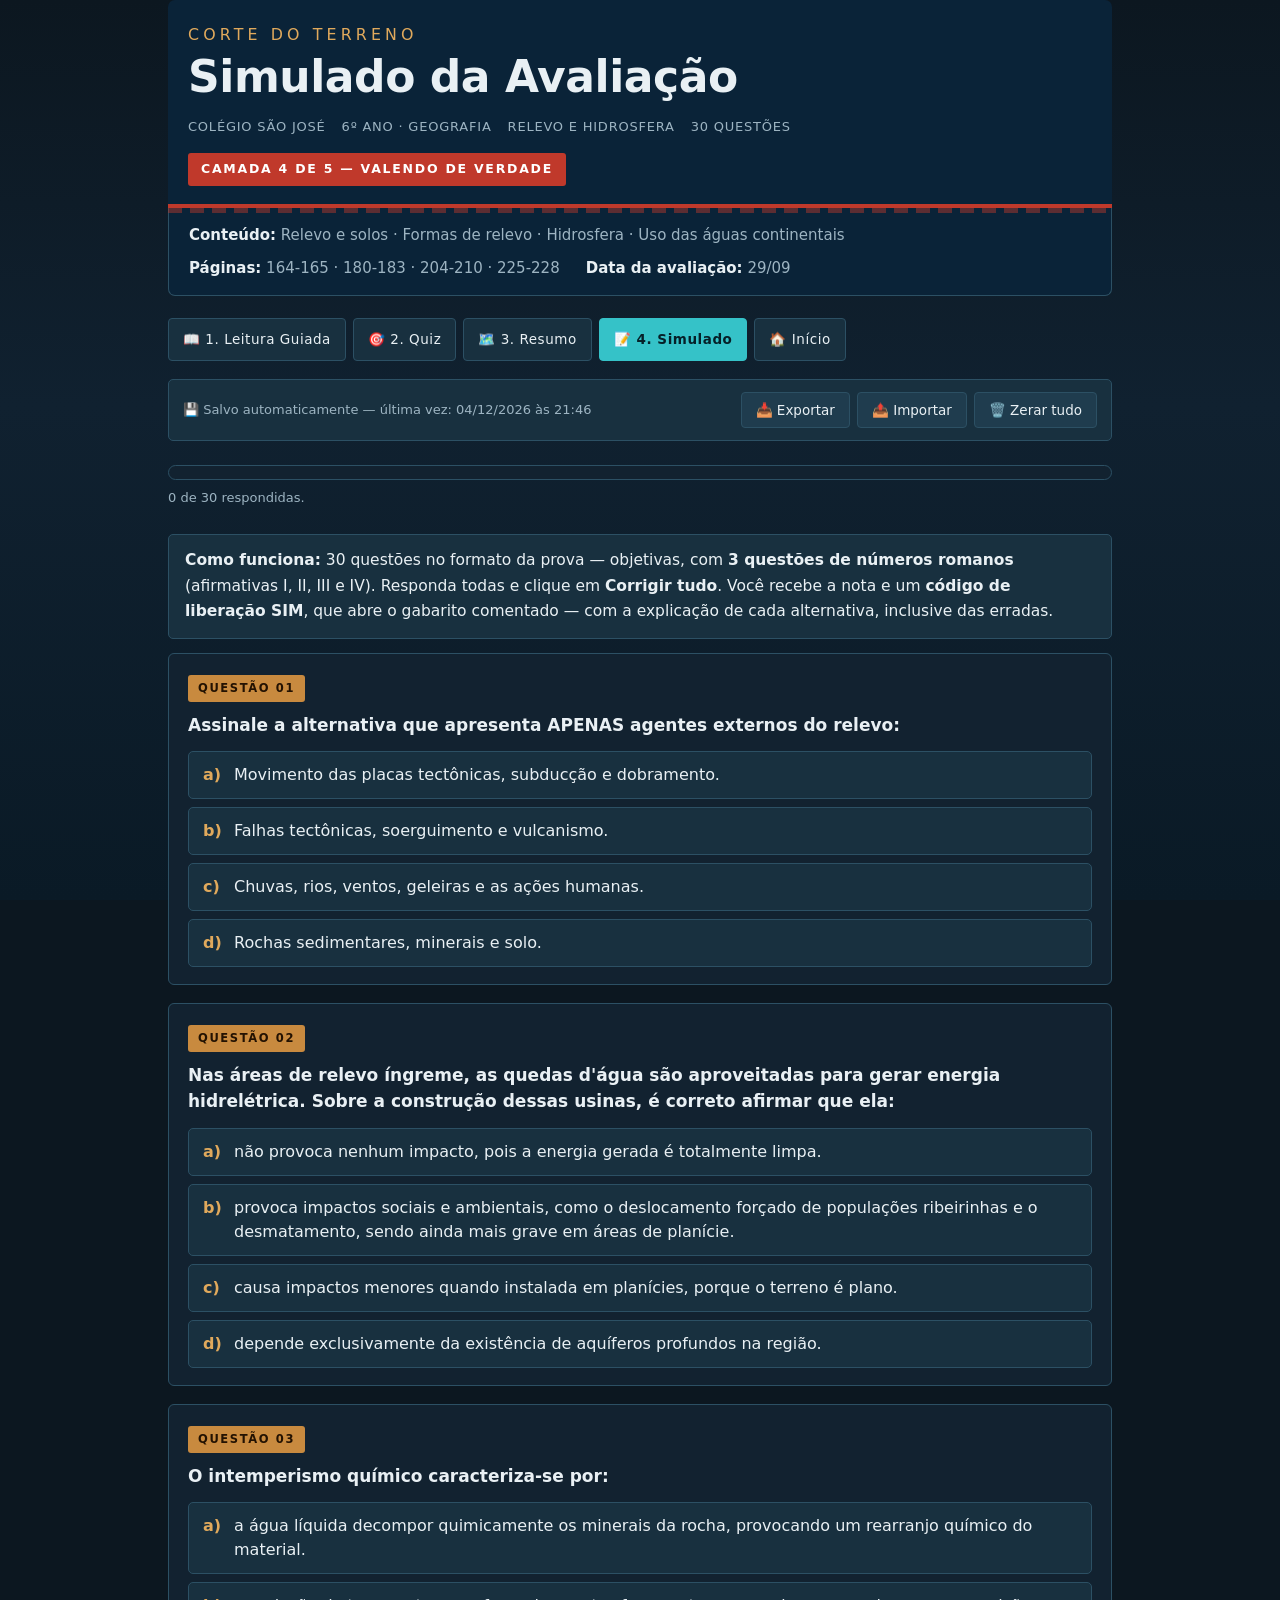
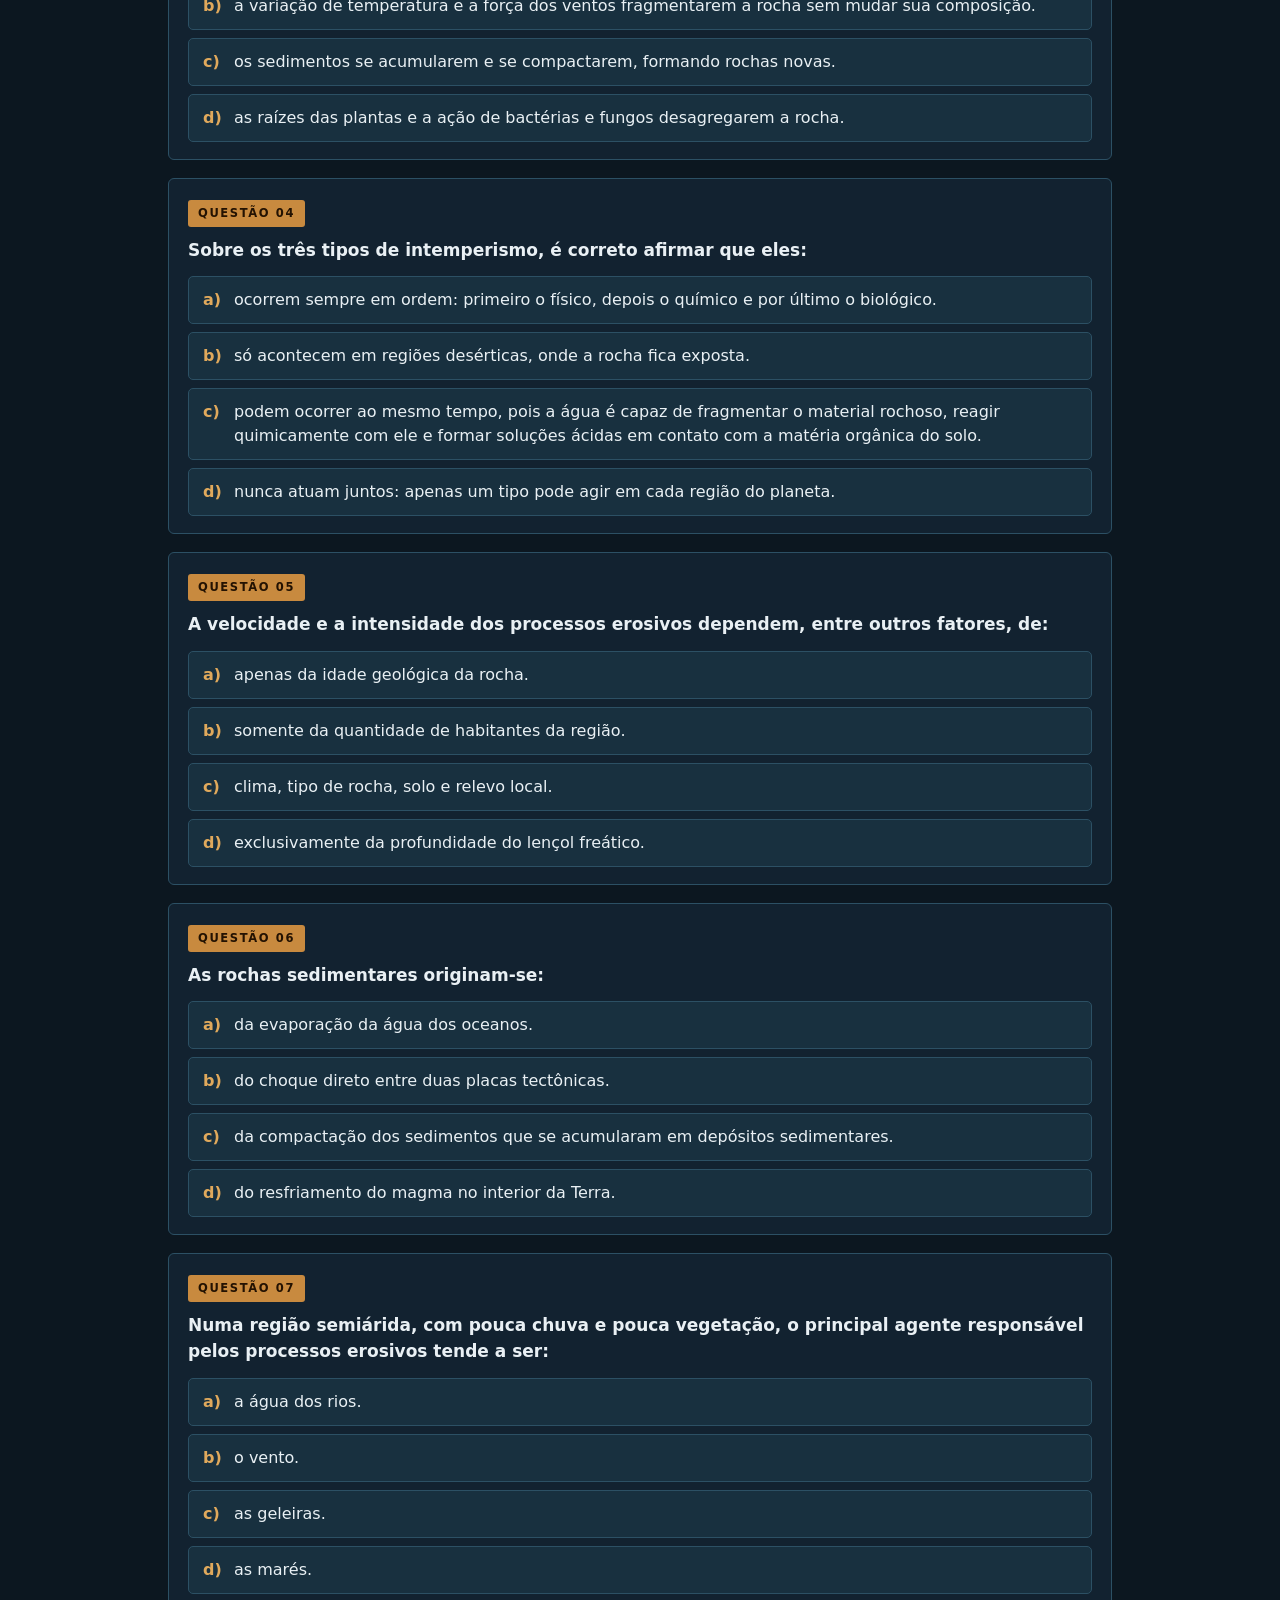
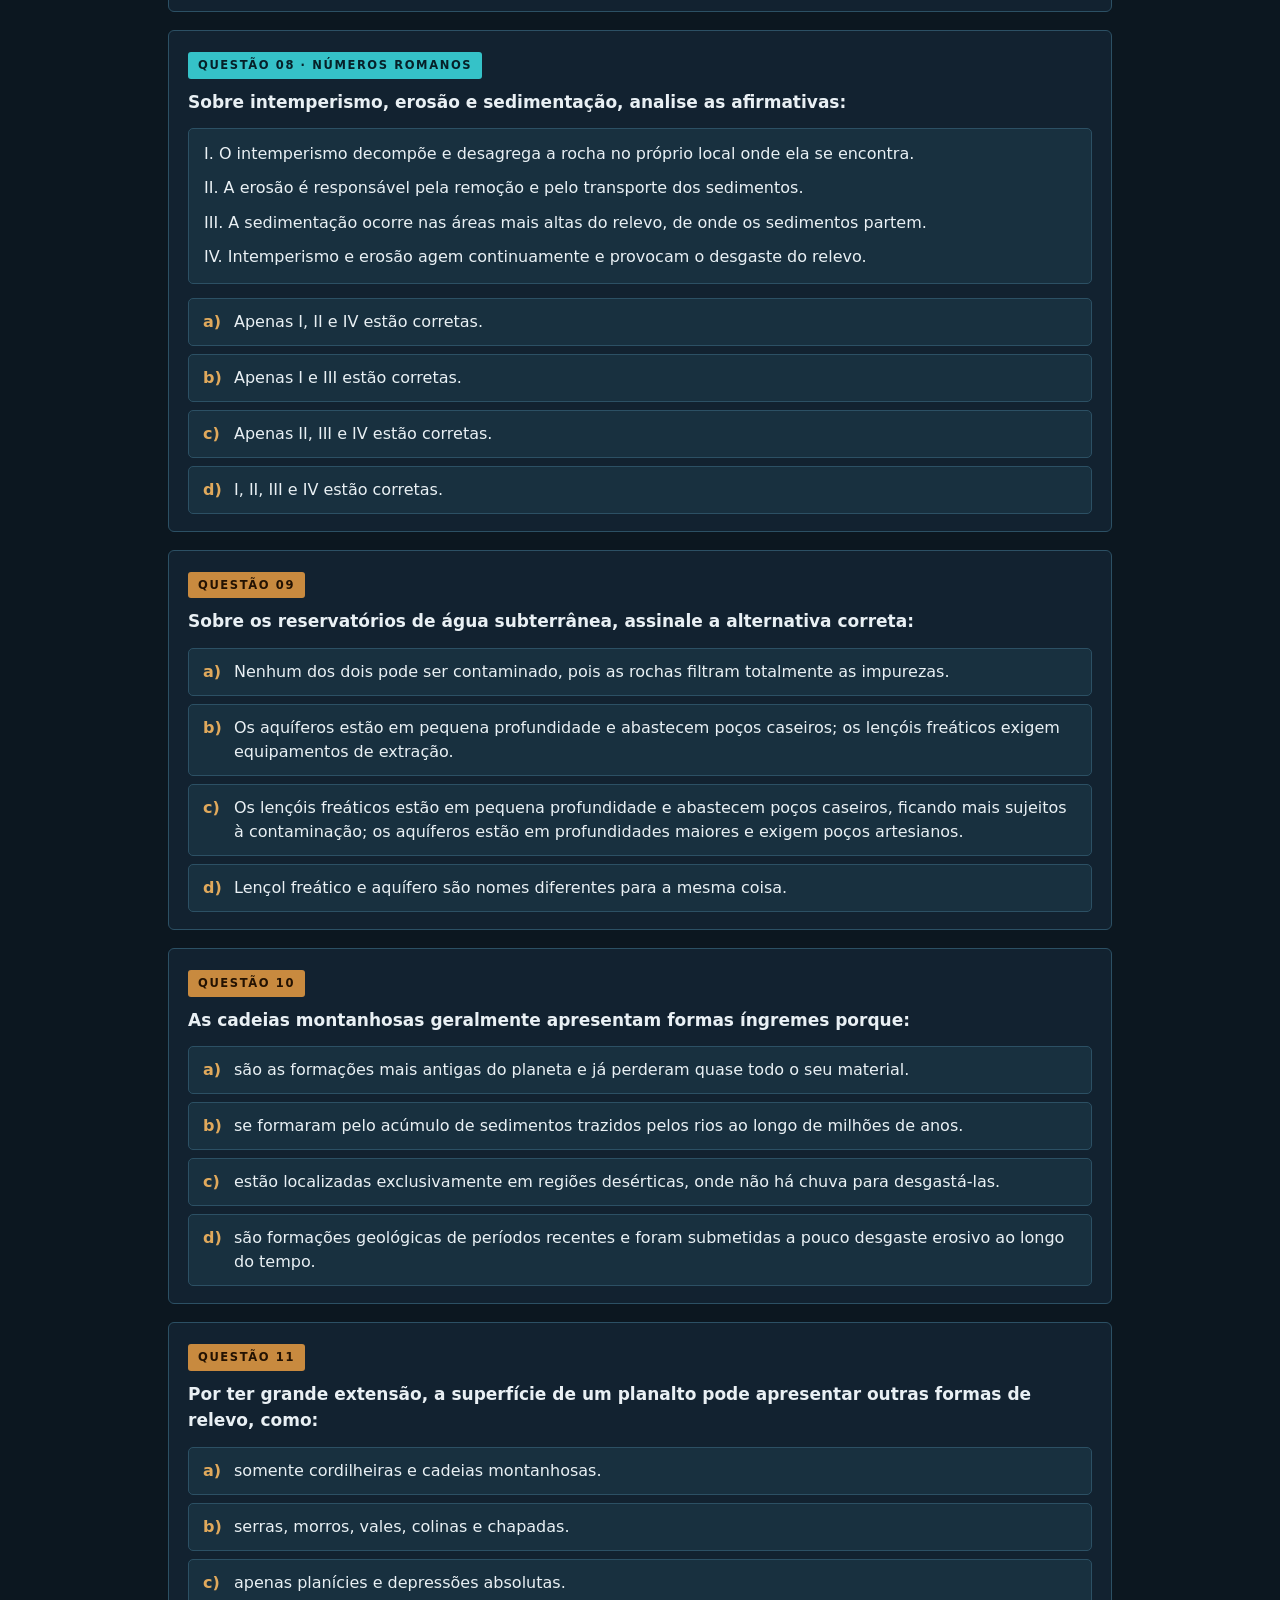
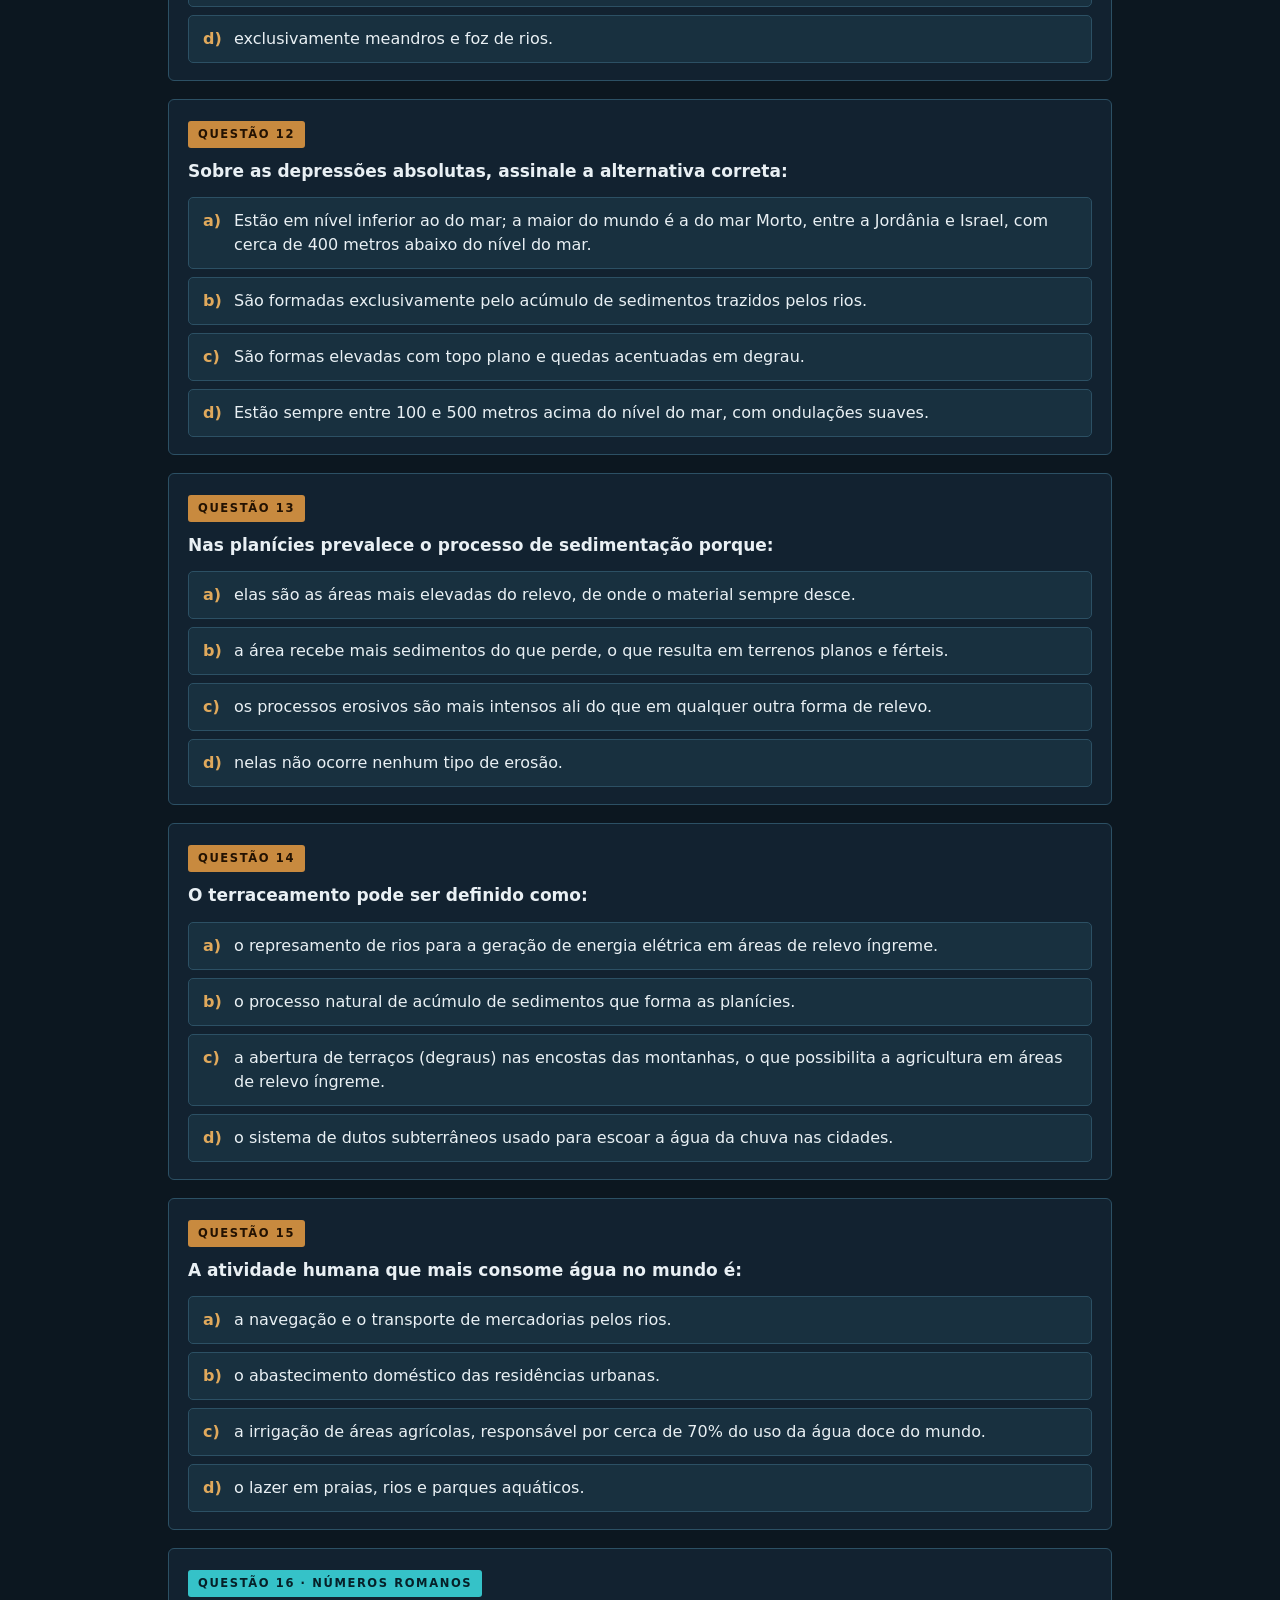
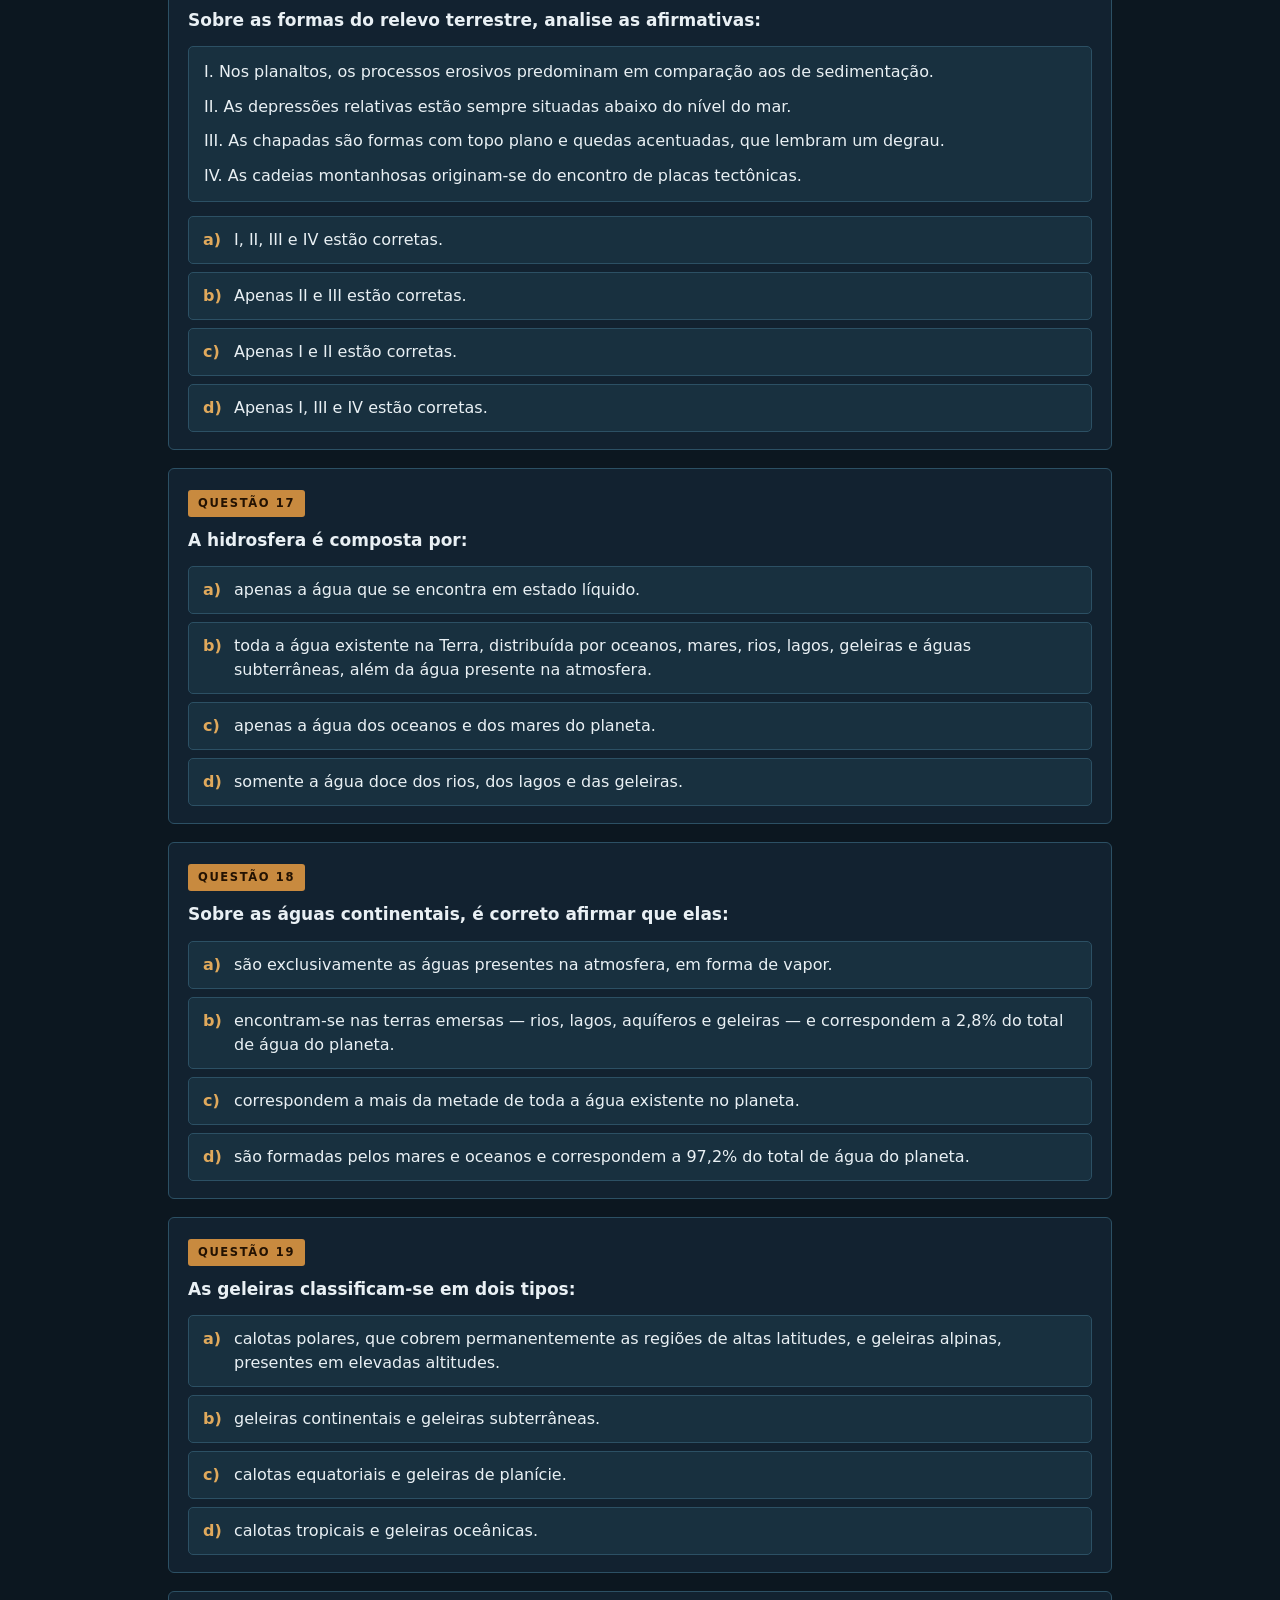
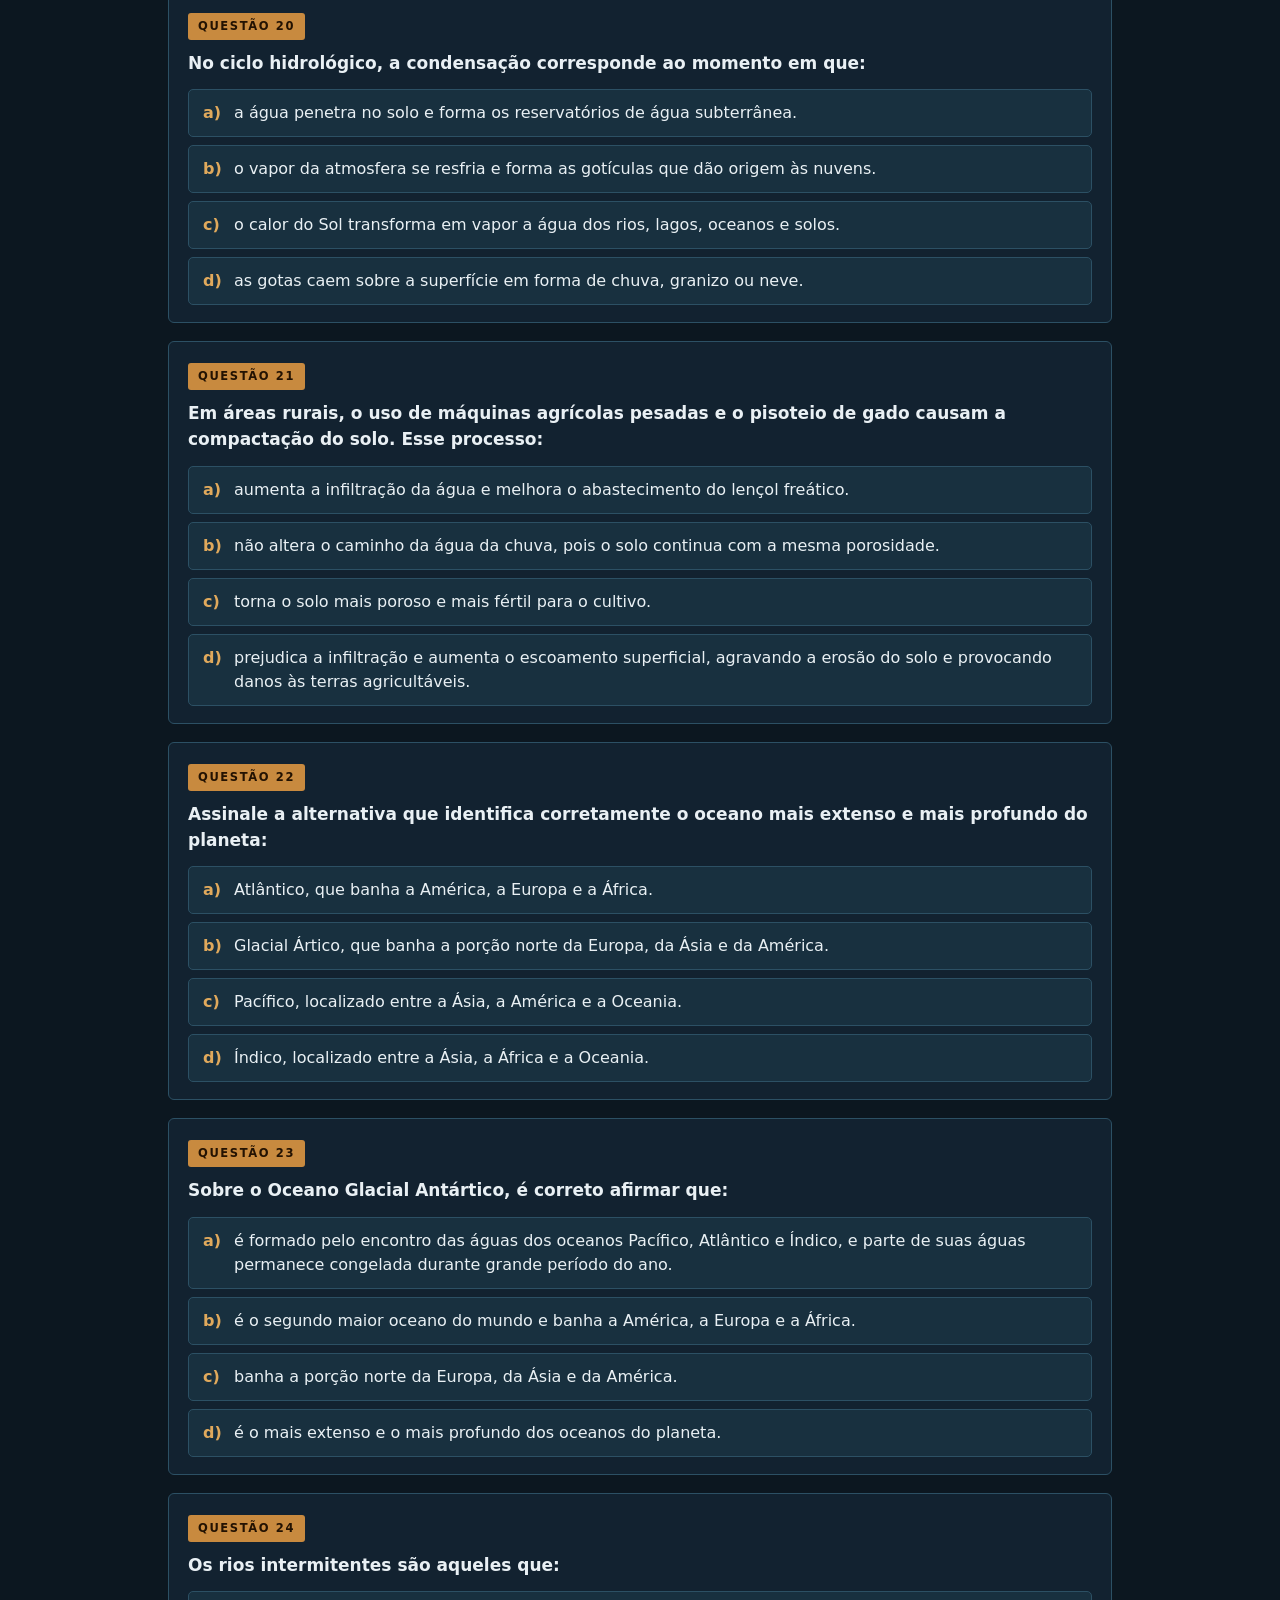
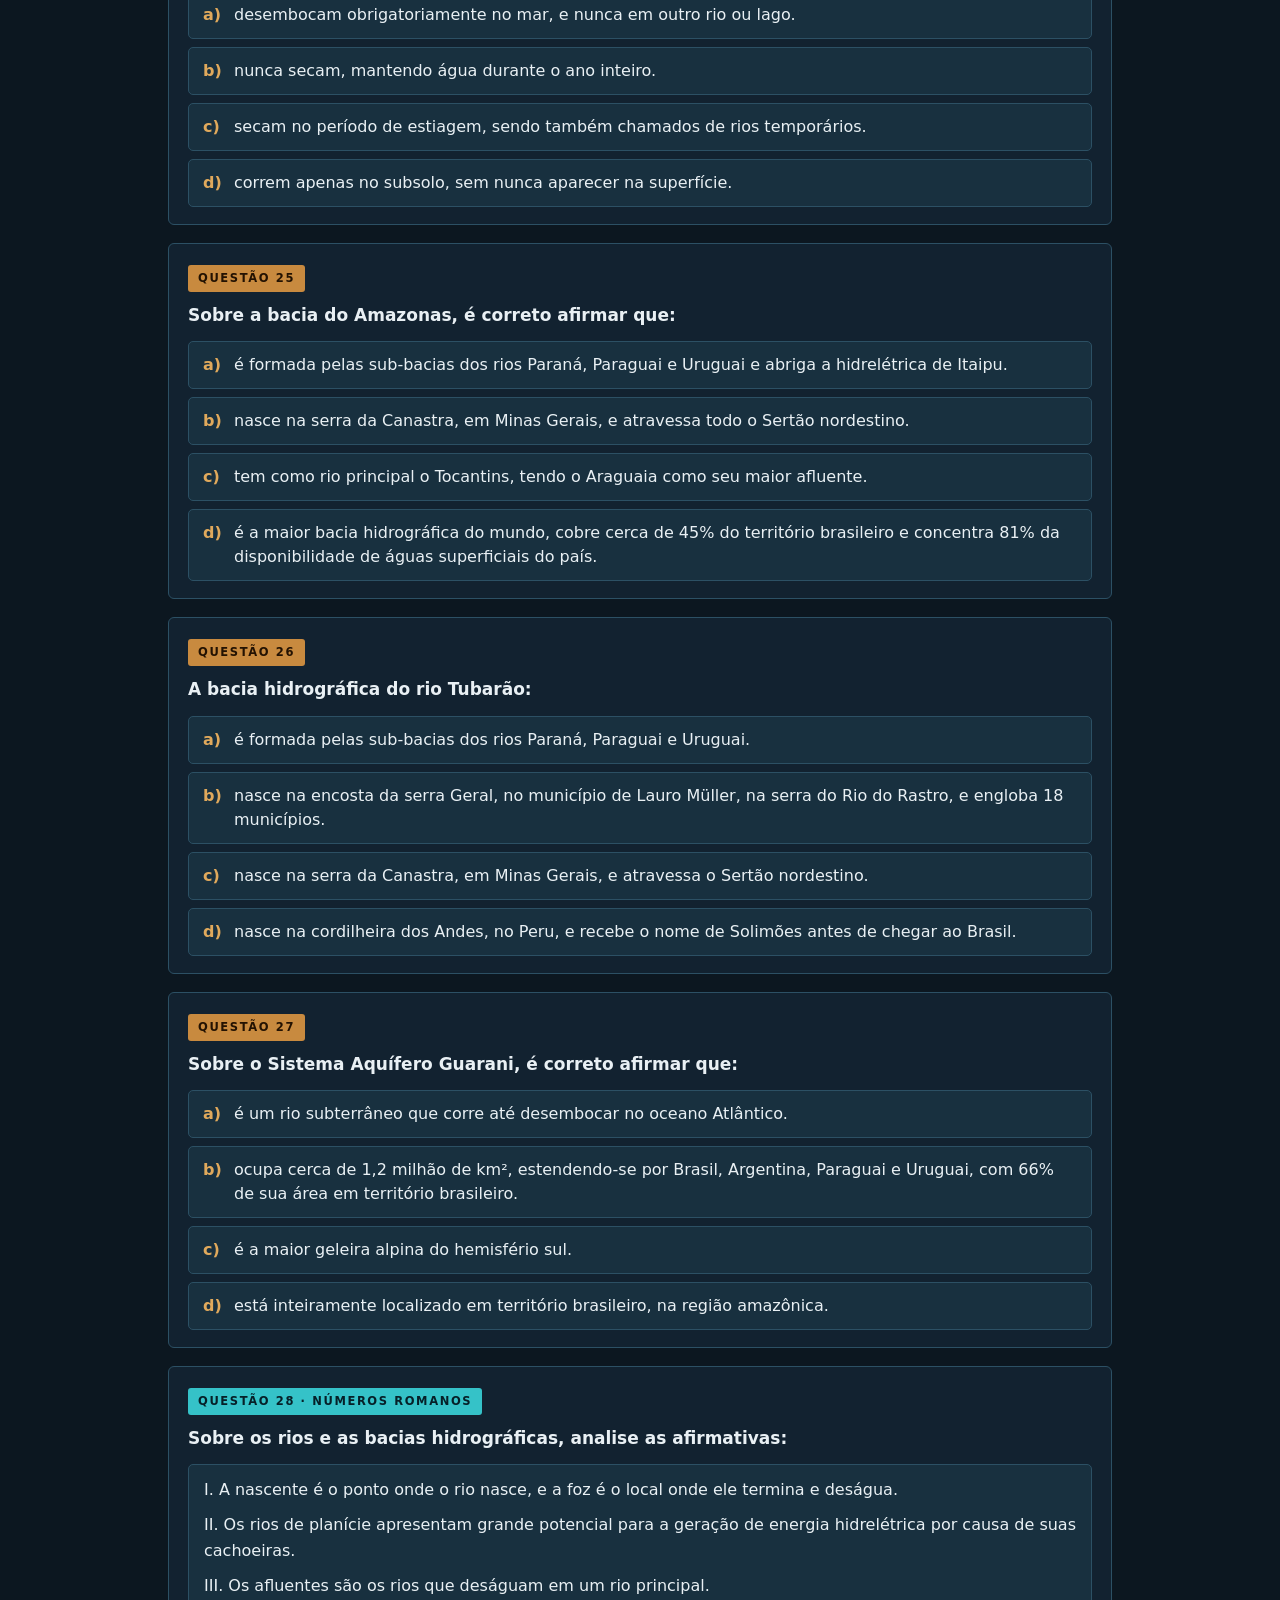
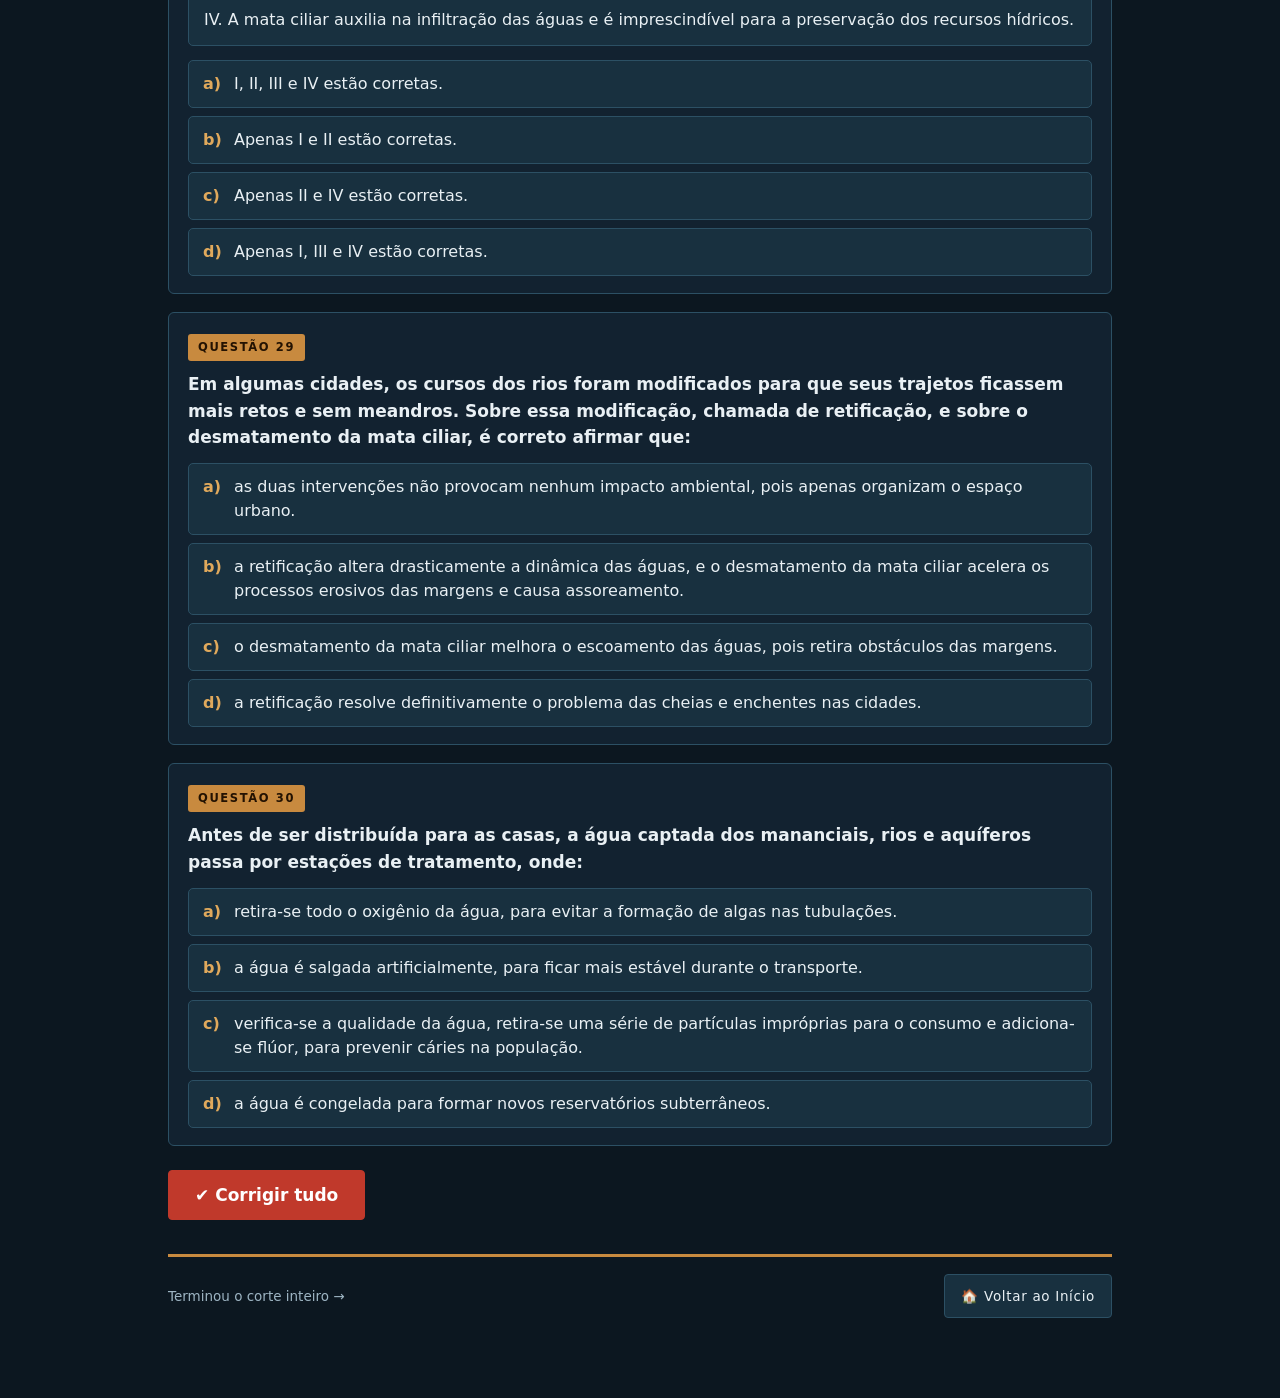
<file: simulado.html>
<!DOCTYPE html>
<html lang="pt-BR">
<head>
<meta charset="utf-8">
<meta name="viewport" content="width=device-width,initial-scale=1">
<title>Simulado — Geografia 6º ano | Corte do Terreno</title>
<style>
/* ===== visual do kit — Corte do Terreno ===== */
/* ===== CORTE DO TERRENO — tema do kit de Geografia 6º ano ===== */
:root{
  --fundo:#0c1720; --fundo2:#122230; --painel:#18303f; --painel2:#1f3c4e;
  --linha:#2c5064; --ocre:#c88a3f; --ocre2:#e0a95c;
  --ciano:#35c2c8; --ambar:#f0b429; --verde:#3fa96a; --vermelho:#e0625a;
  --texto:#e9f0f4; --texto2:#9db4c2;
  color-scheme:dark;
}
*{box-sizing:border-box}
body{
  margin:0;background:var(--fundo);color:var(--texto);
  font-family:'Segoe UI',system-ui,-apple-system,Roboto,sans-serif;
  font-size:18px;line-height:1.65;
  background-image:
    linear-gradient(180deg,#0c1720 0%,#102130 45%,#0a1a26 100%),
    repeating-linear-gradient(0deg,rgba(200,138,63,.035) 0 1px,transparent 1px 7px);
  background-attachment:fixed;
}
.wrap{max-width:980px;margin:0 auto;padding:0 18px 80px}

/* ===== CABEÇALHO ===== */
header.topo{padding:26px 0 14px;border-bottom:3px solid var(--ocre);position:relative}
header.topo::after{content:"";position:absolute;left:0;right:0;bottom:-9px;height:6px;
  background:repeating-linear-gradient(90deg,var(--ocre) 0 14px,transparent 14px 22px);opacity:.45}
.titulo{font-size:clamp(26px,5.6vw,44px);line-height:1.1;margin:0;font-weight:800;letter-spacing:-.01em}
.titulo .sub{display:block;font-size:.36em;font-weight:500;letter-spacing:.26em;
  text-transform:uppercase;color:var(--ocre2);margin-bottom:10px}
.faixa{display:flex;flex-wrap:wrap;gap:8px 16px;margin-top:14px;font-size:13px;
  letter-spacing:.06em;text-transform:uppercase;color:var(--texto2)}
.selo{display:inline-block;background:var(--ciano);color:#062028;font-weight:700;
  font-size:12.5px;letter-spacing:.14em;padding:6px 13px;border-radius:3px;text-transform:uppercase;margin-top:16px}
.selo.ocre{background:var(--ocre);color:#231202}
.selo.ambar{background:var(--ambar);color:#2b1d00}

/* ===== NAV ===== */
nav.abas{display:flex;flex-wrap:wrap;gap:7px;margin:20px 0 6px}
nav.abas a{font-size:13.5px;letter-spacing:.04em;text-decoration:none;color:var(--texto);
  border:1px solid var(--linha);background:var(--painel);padding:9px 14px;border-radius:4px;transition:.15s}
nav.abas a.atual{background:var(--ciano);color:#062028;border-color:var(--ciano);font-weight:700}
nav.abas a:hover{background:var(--painel2);border-color:var(--ciano)}
nav.abas a.atual:hover{background:var(--ciano)}

/* ===== PAINEL DE SALVAMENTO ===== */
.painel{border:1px solid var(--linha);background:var(--painel);padding:12px 14px;margin:18px 0 24px;
  display:flex;flex-wrap:wrap;gap:10px;align-items:center;justify-content:space-between;border-radius:5px}
.painel .status{font-size:13px;color:var(--texto2)}
.painel .btns{display:flex;gap:7px;flex-wrap:wrap}
button{font-family:inherit;font-size:13.5px;cursor:pointer;border:1px solid var(--linha);
  background:var(--painel2);color:var(--texto);padding:9px 14px;border-radius:4px;transition:.15s}
button:hover{background:var(--linha)}
button:disabled{opacity:.4;cursor:not-allowed}
button.principal{background:var(--verde);color:#04180d;border-color:var(--verde);font-weight:700}
button.principal:hover{background:#4fc47e}
button.ocre{background:var(--ocre);color:#231202;border-color:var(--ocre);font-weight:700}
button.ocre:hover{background:var(--ocre2)}

/* ===== BARRA DE PROGRESSO ===== */
.progresso{margin:0 0 26px}
.barra{height:15px;border:1px solid var(--linha);background:var(--fundo2);border-radius:8px;overflow:hidden}
.barra i{display:block;height:100%;width:0;transition:width .45s;
  background:linear-gradient(90deg,var(--ocre),var(--ciano))}
.progresso p{font-size:13px;margin:7px 0 0;color:var(--texto2)}

/* ===== TEXTO GERAL ===== */
h2{font-size:26px;line-height:1.25;margin:0}
h3{font-size:20px;margin:0 0 10px}
p{margin:0 0 14px}
a{color:var(--ciano)}
.destaque{background:rgba(240,180,41,.22);color:#ffdc8a;padding:1px 5px;border-radius:3px;font-weight:600}
.termo{color:var(--ocre2);font-weight:700}
.ex{background:var(--fundo2);border-left:4px solid var(--ciano);padding:11px 15px;margin:0 0 14px;border-radius:0 4px 4px 0}
.ex b{color:var(--ciano)}
.aviso-caixa{border:1px solid var(--linha);background:var(--painel);padding:13px 16px;border-radius:5px;font-size:15.5px}

/* ===== BLOCOS / CAMADAS ===== */
.bloco{border:1px solid var(--linha);background:var(--fundo2);margin:0 0 22px;border-radius:6px;overflow:hidden}
.bloco.trancado{opacity:.5}
.bloco > .cab{display:flex;gap:13px;align-items:baseline;flex-wrap:wrap;padding:15px 18px;
  border-bottom:1px solid var(--linha);background:var(--painel)}
.bloco .num{font-size:11.5px;letter-spacing:.14em;color:#231202;background:var(--ocre);
  padding:5px 10px;border-radius:3px;white-space:nowrap;font-weight:700;text-transform:uppercase}
.bloco .pag{font-size:12px;color:var(--texto2);margin-left:auto;white-space:nowrap}
.corpo{padding:18px 20px}
.corpo ul,.corpo ol{margin:0 0 14px;padding-left:22px}
.corpo li{margin-bottom:7px}

/* ===== PERGUNTAS ===== */
.perguntas{border-top:1px dashed var(--linha);padding:17px 20px;background:rgba(24,48,63,.5)}
.perguntas h3{font-size:13.5px;letter-spacing:.12em;text-transform:uppercase;margin:0 0 13px;color:var(--ciano)}
.pergunta{margin:0 0 16px}
.pergunta label{display:block;font-weight:700;margin-bottom:6px;font-size:17px}
textarea{width:100%;min-height:76px;font-family:inherit;font-size:16.5px;line-height:1.5;
  padding:11px;border:1px solid var(--linha);background:#0a1620;color:var(--texto);border-radius:4px;resize:vertical}
textarea:focus{outline:2px solid var(--ciano);outline-offset:1px}
textarea.verm{border-color:var(--vermelho);background:#25120f}
.avVerm{color:var(--vermelho);font-weight:700;font-size:13.5px;margin:6px 0 0}
.aviso{font-size:13.5px;color:var(--ambar);margin:0 0 10px;min-height:16px}

.modelo{border-top:1px solid var(--linha);padding:17px 20px;background:rgba(63,169,106,.08)}
.modelo h4{font-size:12.5px;letter-spacing:.12em;text-transform:uppercase;margin:0 0 12px;color:var(--verde)}
.mQ{border-top:1px dashed var(--linha);padding-top:11px;margin-top:11px}
.mQ:first-of-type{border-top:0;padding-top:0;margin-top:0}
.mResp{margin:0 0 9px}
.chkbox{background:var(--painel);border:1px solid var(--linha);border-radius:4px;padding:11px 13px}
.chkTit{margin:0 0 8px;font-size:12.5px;letter-spacing:.06em;text-transform:uppercase;color:var(--texto2)}
.ponto{display:flex;justify-content:space-between;align-items:center;gap:10px;padding:5px 0;font-size:15.5px}
.pbts{display:flex;gap:6px;flex-shrink:0}
.btChk{border:1px solid var(--linha);background:var(--fundo2);padding:5px 13px;border-radius:4px;cursor:pointer;font-size:13px;color:var(--texto)}
.btChk.on{background:var(--verde);color:#04180d;border-color:var(--verde);font-weight:700}
.btChk.nao.on{background:var(--vermelho);color:#fff;border-color:var(--vermelho)}
.auto{display:flex;gap:10px;flex-wrap:wrap;align-items:center;border-top:1px dashed var(--linha);padding-top:12px;margin-top:12px}
.selo-ok{color:var(--verde);font-weight:700}
.selo-rev{color:var(--vermelho);font-weight:700}
.cadeado{padding:17px 20px;font-size:14px;color:var(--texto2)}

/* ===== CAIXAS ESPECIAIS ===== */
.pegadinhas{border:2px solid var(--ambar);background:rgba(240,180,41,.08);padding:19px 21px;margin:30px 0 22px;border-radius:6px}
.pegadinhas h2{margin:0 0 13px;color:var(--ambar)}
.pegadinhas ol{margin:0;padding-left:22px}
.pegadinhas li{margin-bottom:11px}
.revisar{border:2px solid var(--vermelho);background:rgba(224,98,90,.1);border-radius:6px;padding:17px 21px;margin:26px 0}
.revisar h2{margin:0 0 10px;color:var(--vermelho)}
.revisar li{margin-bottom:6px}
.postit{background:linear-gradient(160deg,#f6d97a,#e9c455);color:#332200;padding:15px 17px;border-radius:3px;
  box-shadow:0 5px 14px rgba(0,0,0,.4);transform:rotate(-.7deg);margin:0 0 16px;font-size:16px;line-height:1.55}
.postit b{color:#5a3b00}
.postit .tit{display:block;font-weight:800;text-transform:uppercase;letter-spacing:.09em;font-size:12.5px;margin-bottom:7px}
.alerta{border-left:5px solid var(--vermelho);background:rgba(224,98,90,.1);padding:12px 16px;border-radius:0 5px 5px 0;margin:0 0 16px}
.alerta b{color:var(--vermelho)}

/* ===== TABELAS ===== */
.tabela-wrap{overflow-x:auto;margin:0 0 18px}
table.tb{width:100%;border-collapse:collapse;background:var(--fundo2);font-size:15.5px;min-width:480px}
table.tb th,table.tb td{border:1px solid var(--linha);padding:9px 11px;text-align:left;vertical-align:top}
table.tb th{background:var(--painel);font-size:12.5px;letter-spacing:.07em;text-transform:uppercase;color:var(--ocre2)}

/* ===== MODAL ===== */
.overlay{position:fixed;inset:0;background:rgba(4,12,18,.8);display:none;align-items:center;justify-content:center;padding:20px;z-index:50}
.overlay.on{display:flex}
.modal{background:var(--painel);border:2px solid var(--ocre);max-width:440px;width:100%;padding:23px;border-radius:7px}
.modal h3{margin:0 0 10px;font-size:21px;color:var(--ocre2)}
.modal p{margin:0 0 17px}
.modal .acoes{display:flex;gap:8px;justify-content:flex-end;flex-wrap:wrap}

/* ===== RODAPÉ ===== */
.rodape{border-top:3px solid var(--ocre);margin-top:34px;padding-top:17px;display:flex;flex-wrap:wrap;
  gap:12px;justify-content:space-between;align-items:center;font-size:13.5px;color:var(--texto2)}
.rodape a{color:var(--texto);text-decoration:none;border:1px solid var(--linha);background:var(--painel);
  padding:10px 16px;border-radius:4px;letter-spacing:.05em}
.rodape a:hover{background:var(--ciano);color:#062028;border-color:var(--ciano)}

/* ===== QUIZ / SIMULADO ===== */
.questao{border:1px solid var(--linha);background:var(--fundo2);border-radius:6px;padding:17px 19px;margin:0 0 18px}
.questao .qnum{font-size:11.5px;letter-spacing:.14em;text-transform:uppercase;color:#231202;
  background:var(--ocre);padding:4px 10px;border-radius:3px;font-weight:700;display:inline-block;margin-bottom:10px}
.questao .qnum.rom{background:var(--ciano);color:#062028}
.enunciado{font-size:17px;margin:0 0 13px;font-weight:600;line-height:1.55}
.afirm{background:var(--painel);border:1px solid var(--linha);border-radius:5px;padding:12px 15px;margin:0 0 14px}
.afirm p{margin:0 0 8px;font-size:16px}
.afirm p:last-child{margin:0}
.alts{display:flex;flex-direction:column;gap:8px}
.alt{display:flex;gap:11px;align-items:flex-start;border:1px solid var(--linha);background:var(--painel);
  padding:11px 14px;border-radius:5px;cursor:pointer;transition:.13s;font-size:16px;line-height:1.5;text-align:left;width:100%;color:var(--texto)}
.alt:hover{border-color:var(--ciano);background:var(--painel2)}
.alt .letra{font-weight:800;color:var(--ocre2);flex-shrink:0;min-width:20px}
.alt.marcada{border-color:var(--ciano);background:rgba(53,194,200,.16)}
.alt.certa{border-color:var(--verde);background:rgba(63,169,106,.2)}
.alt.errada{border-color:#3a4a55;background:rgba(150,160,170,.1);opacity:.85}
.alt.errada .letra{color:var(--texto2)}
.coment{font-size:14.5px;margin:7px 0 0;padding-left:31px;color:var(--texto2);line-height:1.5}
.coment.ok{color:#8fe0ae}
.placar{border:2px solid var(--ciano);background:var(--painel);border-radius:7px;padding:20px 22px;margin:24px 0}
.placar .nota{font-size:44px;font-weight:800;color:var(--ciano);line-height:1}
.codigo{font-family:'Courier New',monospace;font-size:26px;letter-spacing:.16em;font-weight:700;
  color:var(--ambar);background:var(--fundo);border:2px dashed var(--ambar);padding:12px 18px;border-radius:5px;display:inline-block;margin:10px 0}
.entrada-cod{display:flex;gap:9px;flex-wrap:wrap;align-items:center;margin:14px 0 0}
input[type=text]{font-family:'Courier New',monospace;font-size:17px;letter-spacing:.1em;padding:10px 13px;
  border:1px solid var(--linha);background:#0a1620;color:var(--texto);border-radius:4px;width:190px;text-transform:uppercase}
input[type=text]:focus{outline:2px solid var(--ciano);outline-offset:1px}

/* ===== RESUMO ===== */
.grade{display:grid;grid-template-columns:repeat(auto-fit,minmax(260px,1fr));gap:15px;margin:0 0 22px}
.card{border:1px solid var(--linha);background:var(--fundo2);border-radius:6px;padding:16px 18px}
.card h3{color:var(--ocre2);font-size:18px;margin:0 0 9px}
.card p{font-size:15.5px;margin:0 0 9px}
.card p:last-child{margin:0}
.flip{perspective:1100px;min-height:172px;cursor:pointer}
.flip .inner{position:relative;width:100%;height:172px;transition:transform .55s;transform-style:preserve-3d}
.flip.virado .inner{transform:rotateY(180deg)}
.flip .face{position:absolute;inset:0;backface-visibility:hidden;border:1px solid var(--linha);
  border-radius:6px;padding:15px 17px;display:flex;flex-direction:column;justify-content:center;overflow:auto}
.flip .frente{background:var(--painel);align-items:center;text-align:center}
.flip .frente h3{color:var(--ciano);margin:0 0 6px;font-size:19px}
.flip .frente .dica{font-size:13px;color:var(--texto2)}
.flip .verso{background:linear-gradient(150deg,#1d3f35,#193528);transform:rotateY(180deg);font-size:15px;line-height:1.5}
.secao-tit{border-bottom:2px solid var(--ocre);margin:36px 0 18px;padding-bottom:8px;font-size:25px;color:var(--ocre2)}
.glossario dt{font-weight:700;color:var(--ciano);margin-top:12px}
.glossario dd{margin:3px 0 0 0;font-size:15.5px;color:var(--texto2)}

/* ===== CORTE (ilustração do tema) ===== */
.corte{display:flex;flex-direction:column;border:1px solid var(--linha);border-radius:6px;overflow:hidden;margin:0 0 24px}
.corte .camada{padding:11px 16px;font-size:14.5px;display:flex;gap:11px;align-items:center;border-bottom:1px solid rgba(0,0,0,.25)}
.corte .camada:last-child{border-bottom:0}
.corte .camada b{flex-shrink:0}

@media(max-width:620px){
  body{font-size:17px}
  .bloco .pag{margin-left:0;width:100%}
  .wrap{padding:0 14px 60px}
  .corpo,.perguntas,.modelo{padding-left:15px;padding-right:15px}
}
</style>
<style>
  header.topo{background:#0a2338;border-bottom:4px solid #c0392b;padding:26px 20px 18px;border-radius:7px 7px 0 0}
  header.topo::after{background:repeating-linear-gradient(90deg,#c0392b 0 14px,transparent 14px 22px)}
  .barra i{background:linear-gradient(90deg,#c0392b,#e0625a)}
  .selo.prova{background:#c0392b;color:#fff}
  button.prova{background:#c0392b;color:#fff;border-color:#c0392b;font-weight:700}
  button.prova:hover{background:#d9503f}
  .cabecalho-prova{background:#0a2338;border:1px solid var(--linha);border-top:0;border-radius:0 0 7px 7px;
    padding:15px 20px;margin:0 0 22px;font-size:15px;color:var(--texto2);display:flex;flex-wrap:wrap;gap:8px 26px}
  .cabecalho-prova b{color:var(--texto)}
</style>
</head>
<body>
<div class="wrap">

<header class="topo">
  <h1 class="titulo"><span class="sub">Corte do Terreno</span>Simulado da Avaliação</h1>
  <div class="faixa">
    <span>Colégio São José</span>
    <span>6º ano · Geografia</span>
    <span>Relevo e Hidrosfera</span>
    <span>30 questões</span>
  </div>
  <p style="margin:0"><span class="selo prova">Camada 4 de 5 — valendo de verdade</span></p>
</header>
<div class="cabecalho-prova">
  <span><b>Conteúdo:</b> Relevo e solos · Formas de relevo · Hidrosfera · Uso das águas continentais</span>
  <span><b>Páginas:</b> 164-165 · 180-183 · 204-210 · 225-228</span>
  <span><b>Data da avaliação:</b> 29/09</span>
</div>

<nav class="abas">
  <a href="leitura-guiada.html">📖 1. Leitura Guiada</a>
  <a href="quiz.html">🎯 2. Quiz</a>
  <a href="resumo.html">🗺️ 3. Resumo</a>
  <a href="simulado.html" class="atual">📝 4. Simulado</a>
  <a href="index.html">🏠 Início</a>
</nav>

<div class="painel">
  <div class="status" id="status">Carregando seu progresso…</div>
  <div class="btns">
    <button id="btExportar">📥 Exportar</button>
    <button id="btImportar">📤 Importar</button>
    <button id="btZerar">🗑️ Zerar tudo</button>
  </div>
</div>
<input type="file" id="arquivo" accept="application/json" style="display:none">

<div class="progresso">
  <div class="barra"><i id="barra"></i></div>
  <p id="txtProg">0 de 30 respondidas.</p>
</div>

<p class="aviso-caixa">
<b>Como funciona:</b> 30 questões no formato da prova — objetivas, com <b>3 questões de números romanos</b>
(afirmativas I, II, III e IV). Responda todas e clique em <b>Corrigir tudo</b>. Você recebe a nota e um
<b>código de liberação SIM</b>, que abre o gabarito comentado — com a explicação de cada alternativa, inclusive das erradas.
</p>

<div id="questoes"></div>

<div style="margin:24px 0">
  <button class="prova" id="btCorrigir" style="font-size:17px;padding:14px 26px">✔️ Corrigir tudo</button>
</div>

<div id="resultado"></div>

<div class="rodape">
  <span>Terminou o corte inteiro →</span>
  <a href="index.html">🏠 Voltar ao Início</a>
</div>

</div>

<script>
/* ===== parte comum dos exercicios ===== */
/* ===== MOTOR COMPARTILHADO — Quiz e Simulado | Corte do Terreno ===== */
/* Embaralhamento com semente fixa (mulberry32): a ordem é sempre a mesma
   em toda abertura, porque as respostas ficam salvas. A alternativa correta
   é guardada pelo OBJETO, nunca pela posição — por isso o gabarito não
   desalinha depois do embaralhamento. */

function mulberry32(a){
  return function(){
    a|=0; a=a+0x6D2B79F5|0;
    var t=Math.imul(a^a>>>15,1|a);
    t=t+Math.imul(t^t>>>7,61|t)^t;
    return ((t^t>>>14)>>>0)/4294967296;
  };
}

/* Embaralha as alternativas de cada questão.
   Entrada: lista de questões com alts[0] = CORRETA.
   Saída: cada questão ganha .ordem (array de objetos) e .certa (índice da correta
   DEPOIS do embaralhamento, achado pelo objeto e não pela posição). */
function prepararQuestoes(lista,semente){
  lista.forEach(function(q,i){
    var correta=q.alts[0];                 // guarda o OBJETO da correta
    var arr=q.alts.slice();
    var rnd=mulberry32(semente+i*7919);
    for(var k=arr.length-1;k>0;k--){
      var j=Math.floor(rnd()*(k+1));
      var tmp=arr[k]; arr[k]=arr[j]; arr[j]=tmp;
    }
    q.ordem=arr;
    q.certa=arr.indexOf(correta);          // reencontra a correta pelo objeto
  });
  return lista;
}

var LETRAS=['a','b','c','d'];

/* Código de liberação: PREFIXO-XX-YY. XX = acertos com zero à esquerda.
   YY = 2 letras aleatórias SEM I e sem O. Fica fixo no localStorage. */
function gerarCodigo(prefixo,acertos,chaveLS){
  var salvo=null;
  try{salvo=localStorage.getItem(chaveLS);}catch(e){}
  if(salvo&&salvo.indexOf(prefixo+'-'+pad2(acertos)+'-')===0)return salvo;
  var abc='ABCDEFGHJKLMNPQRSTUVWXYZ'; // sem I e sem O
  var yy=abc[Math.floor(Math.random()*abc.length)]+abc[Math.floor(Math.random()*abc.length)];
  var cod=prefixo+'-'+pad2(acertos)+'-'+yy;
  try{localStorage.setItem(chaveLS,cod);}catch(e){}
  return cod;
}
function pad2(n){return (n<10?'0':'')+n;}

/* Armazenamento com rede de segurança: se o navegador bloquear o
   localStorage, o material continua funcionando na memória. */
function criarStore(KEY,vazio){
  var mem=JSON.parse(JSON.stringify(vazio));
  return {
    ler:function(){
      try{return JSON.parse(localStorage.getItem(KEY)||'null')||JSON.parse(JSON.stringify(vazio));}
      catch(e){return mem;}
    },
    gravar:function(s){
      try{localStorage.setItem(KEY,JSON.stringify(s));}catch(e){mem=s;}
    },
    limpar:function(){
      try{localStorage.removeItem(KEY);}catch(e){}
      mem=JSON.parse(JSON.stringify(vazio));
    }
  };
}

function agoraBR(){
  var d=new Date();
  return d.toLocaleDateString('pt-BR')+' às '+d.toLocaleTimeString('pt-BR',{hour:'2-digit',minute:'2-digit'});
}

/* Modal desenhado na própria página — nunca alert/confirm/prompt,
   que travam a página e assustam a criança. */
function montarModal(){
  if(document.getElementById('overlay'))return;
  var d=document.createElement('div');
  d.className='overlay'; d.id='overlay';
  d.innerHTML='<div class="modal"><h3 id="mTit">Aviso</h3><p id="mTxt"></p>'+
    '<div class="acoes"><button id="mNao" style="display:none">Cancelar</button>'+
    '<button class="principal" id="mSim">Entendi</button></div></div>';
  document.body.appendChild(d);
}
function aviso(t,msg,onSim,comCancelar){
  montarModal();
  document.getElementById('mTit').textContent=t;
  document.getElementById('mTxt').textContent=msg;
  document.getElementById('mNao').style.display=comCancelar?'inline-block':'none';
  var ov=document.getElementById('overlay'); ov.classList.add('on');
  document.getElementById('mSim').onclick=function(){ov.classList.remove('on'); if(onSim)onSim();};
  document.getElementById('mNao').onclick=function(){ov.classList.remove('on');};
}
</script>
<script>
/* ===== 30 QUESTÕES — alts[0] é SEMPRE a correta ===== */
var QUESTOES=[
{n:1,en:"Assinale a alternativa que apresenta APENAS agentes externos do relevo:",
 alts:[
 {t:"Chuvas, rios, ventos, geleiras e as ações humanas.",c:"Correta. Os agentes externos atuam no desgaste e na modelagem das formas da superfície — e as ações humanas fazem parte desse grupo."},
 {t:"Movimento das placas tectônicas, subducção e dobramento.",c:"Todos esses são agentes internos: vêm do interior da Terra e constroem o relevo."},
 {t:"Falhas tectônicas, soerguimento e vulcanismo.",c:"Também são fenômenos internos, ligados à dinâmica do interior do planeta."},
 {t:"Rochas sedimentares, minerais e solo.",c:"Esses são materiais sobre os quais os agentes atuam, e não agentes."}]},

{n:2,en:"Nas áreas de relevo íngreme, as quedas d'água são aproveitadas para gerar energia hidrelétrica. Sobre a construção dessas usinas, é correto afirmar que ela:",
 alts:[
 {t:"provoca impactos sociais e ambientais, como o deslocamento forçado de populações ribeirinhas e o desmatamento, sendo ainda mais grave em áreas de planície.",c:"Correta. Em planície a inundação do represamento alcança grande extensão, o que amplia os impactos."},
 {t:"não provoca nenhum impacto, pois a energia gerada é totalmente limpa.",c:"A energia é renovável, mas a obra provoca impactos sociais e ambientais reconhecidos, como o deslocamento de populações ribeirinhas."},
 {t:"causa impactos menores quando instalada em planícies, porque o terreno é plano.",c:"É o contrário: em planície a área inundada é muito maior, e os impactos ficam mais graves."},
 {t:"depende exclusivamente da existência de aquíferos profundos na região.",c:"O que a usina aproveita é a queda d'água de um rio represado, e não a água subterrânea."}]},

{n:3,en:"O intemperismo químico caracteriza-se por:",
 alts:[
 {t:"a água líquida decompor quimicamente os minerais da rocha, provocando um rearranjo químico do material.",c:"Correta. No intemperismo químico o material deixa de ser o que era — há decomposição, e não apenas quebra."},
 {t:"a variação de temperatura e a força dos ventos fragmentarem a rocha sem mudar sua composição.",c:"Isso é o intemperismo físico (ou mecânico): a rocha se parte, mas continua sendo o mesmo material."},
 {t:"as raízes das plantas e a ação de bactérias e fungos desagregarem a rocha.",c:"Isso é o intemperismo biológico, também chamado de bioquímico."},
 {t:"os sedimentos se acumularem e se compactarem, formando rochas novas.",c:"Isso descreve a formação das rochas sedimentares, que acontece depois da sedimentação."}]},

{n:4,en:"Sobre os três tipos de intemperismo, é correto afirmar que eles:",
 alts:[
 {t:"podem ocorrer ao mesmo tempo, pois a água é capaz de fragmentar o material rochoso, reagir quimicamente com ele e formar soluções ácidas em contato com a matéria orgânica do solo.",c:"Correta. Os tipos não se revezam: atuam simultaneamente sobre a mesma rocha."},
 {t:"ocorrem sempre em ordem: primeiro o físico, depois o químico e por último o biológico.",c:"Não existe essa ordem obrigatória — os processos podem ocorrer ao mesmo tempo."},
 {t:"nunca atuam juntos: apenas um tipo pode agir em cada região do planeta.",c:"Ao contrário: numa mesma rocha podem agir os três."},
 {t:"só acontecem em regiões desérticas, onde a rocha fica exposta.",c:"O intemperismo ocorre em todo tipo de região; o que muda é qual agente tem mais força em cada clima."}]},

{n:5,en:"A velocidade e a intensidade dos processos erosivos dependem, entre outros fatores, de:",
 alts:[
 {t:"clima, tipo de rocha, solo e relevo local.",c:"Correta. São esses fatores que explicam por que a erosão é muito diferente de uma região para outra."},
 {t:"apenas da idade geológica da rocha.",c:"A idade influencia, mas sozinha não explica: clima, solo e relevo pesam muito."},
 {t:"somente da quantidade de habitantes da região.",c:"A ocupação humana influencia, mas os fatores naturais de clima, rocha, solo e relevo são determinantes."},
 {t:"exclusivamente da profundidade do lençol freático.",c:"O lençol freático tem relação com a infiltração, não com a intensidade dos processos erosivos de superfície."}]},

{n:6,en:"As rochas sedimentares originam-se:",
 alts:[
 {t:"da compactação dos sedimentos que se acumularam em depósitos sedimentares.",c:"Correta. Depois da sedimentação, a compactação do material acumulado dá origem a essas rochas."},
 {t:"do resfriamento do magma no interior da Terra.",c:"Esse é o processo de formação das rochas magmáticas, e não das sedimentares."},
 {t:"do choque direto entre duas placas tectônicas.",c:"O choque entre placas origina cadeias montanhosas, não rochas sedimentares."},
 {t:"da evaporação da água dos oceanos.",c:"A evaporação faz parte do ciclo da água e não forma rochas."}]},

{n:7,en:"Numa região semiárida, com pouca chuva e pouca vegetação, o principal agente responsável pelos processos erosivos tende a ser:",
 alts:[
 {t:"o vento.",c:"Correta. Os ventos têm grande atuação nos processos erosivos que ocorrem em regiões desérticas ou semiáridas."},
 {t:"a água dos rios.",c:"A erosão pela água dos rios é a mais intensa em áreas de clima tropical e temperado, onde a água é abundante."},
 {t:"as geleiras.",c:"As geleiras atuam em regiões de altas latitudes ou de elevadas altitudes, e não no semiárido."},
 {t:"as marés.",c:"As marés atuam no litoral, e não no interior das regiões semiáridas."}]},

{n:8,rom:true,en:"Sobre intemperismo, erosão e sedimentação, analise as afirmativas:",
 afirm:["I. O intemperismo decompõe e desagrega a rocha no próprio local onde ela se encontra.",
        "II. A erosão é responsável pela remoção e pelo transporte dos sedimentos.",
        "III. A sedimentação ocorre nas áreas mais altas do relevo, de onde os sedimentos partem.",
        "IV. Intemperismo e erosão agem continuamente e provocam o desgaste do relevo."],
 alts:[
 {t:"Apenas I, II e IV estão corretas.",c:"Correta. A afirmativa III é a errada: a sedimentação ocorre nas áreas mais BAIXAS, para onde os sedimentos são transportados."},
 {t:"Apenas I e III estão corretas.",c:"A III é falsa (a sedimentação ocorre nas áreas mais baixas) e as afirmativas II e IV estão corretas."},
 {t:"Apenas II, III e IV estão corretas.",c:"A III é falsa, e a I está correta: o intemperismo age sobre a rocha no lugar onde ela está."},
 {t:"I, II, III e IV estão corretas.",c:"A III está errada: os sedimentos partem das áreas altas, mas se depositam nas áreas mais baixas."}]},

{n:9,en:"Sobre os reservatórios de água subterrânea, assinale a alternativa correta:",
 alts:[
 {t:"Os lençóis freáticos estão em pequena profundidade e abastecem poços caseiros, ficando mais sujeitos à contaminação; os aquíferos estão em profundidades maiores e exigem poços artesianos.",c:"Correta. A profundidade é o que separa os dois — e é ela que explica a diferença no risco de contaminação."},
 {t:"Os aquíferos estão em pequena profundidade e abastecem poços caseiros; os lençóis freáticos exigem equipamentos de extração.",c:"As descrições estão trocadas: quem está raso e abastece poços caseiros é o lençol freático."},
 {t:"Lençol freático e aquífero são nomes diferentes para a mesma coisa.",c:"São reservatórios diferentes, separados pela profundidade e pela forma de extração da água."},
 {t:"Nenhum dos dois pode ser contaminado, pois as rochas filtram totalmente as impurezas.",c:"As rochas filtram boa parte das impurezas, mas essas águas estão sim sujeitas à contaminação por resíduos agrícolas e industriais."}]},

{n:10,en:"As cadeias montanhosas geralmente apresentam formas íngremes porque:",
 alts:[
 {t:"são formações geológicas de períodos recentes e foram submetidas a pouco desgaste erosivo ao longo do tempo.",c:"Correta. Por serem jovens em tempo geológico, os agentes externos ainda tiveram pouco tempo para arredondá-las."},
 {t:"são as formações mais antigas do planeta e já perderam quase todo o seu material.",c:"É o contrário: quanto mais antiga a forma, mais desgastada e arredondada ela tende a estar."},
 {t:"se formaram pelo acúmulo de sedimentos trazidos pelos rios ao longo de milhões de anos.",c:"Esse acúmulo forma planícies. As cadeias montanhosas nascem do encontro de placas tectônicas."},
 {t:"estão localizadas exclusivamente em regiões desérticas, onde não há chuva para desgastá-las.",c:"Existem cadeias montanhosas em todos os continentes e nos mais variados climas."}]},

{n:11,en:"Por ter grande extensão, a superfície de um planalto pode apresentar outras formas de relevo, como:",
 alts:[
 {t:"serras, morros, vales, colinas e chapadas.",c:"Correta. Todas essas feições aparecem dentro de um planalto — elas não são formas separadas dele."},
 {t:"apenas planícies e depressões absolutas.",c:"Planícies e depressões são outras formas de relevo, situadas em áreas mais baixas, e não feições internas do planalto."},
 {t:"somente cordilheiras e cadeias montanhosas.",c:"As cadeias montanhosas se originam do encontro de placas e são muito mais elevadas que os planaltos."},
 {t:"exclusivamente meandros e foz de rios.",c:"Meandros e foz são elementos da hidrografia, e não formas de relevo do planalto."}]},

{n:12,en:"Sobre as depressões absolutas, assinale a alternativa correta:",
 alts:[
 {t:"Estão em nível inferior ao do mar; a maior do mundo é a do mar Morto, entre a Jordânia e Israel, com cerca de 400 metros abaixo do nível do mar.",c:"Correta. A palavra “absoluta” indica a comparação com o nível do mar."},
 {t:"Estão sempre entre 100 e 500 metros acima do nível do mar, com ondulações suaves.",c:"Essa é a descrição da depressão RELATIVA, que é mais baixa que as regiões próximas, mas fica acima do nível do mar."},
 {t:"São formas elevadas com topo plano e quedas acentuadas em degrau.",c:"Isso é uma chapada, que é uma feição dos planaltos."},
 {t:"São formadas exclusivamente pelo acúmulo de sedimentos trazidos pelos rios.",c:"As depressões são formadas por falhas tectônicas ou por erosão. Quem se forma por acúmulo de sedimentos é a planície."}]},

{n:13,en:"Nas planícies prevalece o processo de sedimentação porque:",
 alts:[
 {t:"a área recebe mais sedimentos do que perde, o que resulta em terrenos planos e férteis.",c:"Correta. Embora os processos erosivos também atuem ali, o acúmulo supera a perda."},
 {t:"os processos erosivos são mais intensos ali do que em qualquer outra forma de relevo.",c:"Se a erosão predominasse, a planície não se formaria. Onde a erosão predomina é no planalto."},
 {t:"elas são as áreas mais elevadas do relevo, de onde o material sempre desce.",c:"As planícies são áreas baixas: elas recebem o material que desce das áreas mais elevadas."},
 {t:"nelas não ocorre nenhum tipo de erosão.",c:"A erosão ocorre na planície também; o que acontece é que a sedimentação prevalece sobre ela."}]},

{n:14,en:"O terraceamento pode ser definido como:",
 alts:[
 {t:"a abertura de terraços (degraus) nas encostas das montanhas, o que possibilita a agricultura em áreas de relevo íngreme.",c:"Correta. É a técnica adotada por povos que se fixaram em regiões montanhosas, como nas Filipinas, na Indonésia, na China e no Vietnã."},
 {t:"o represamento de rios para a geração de energia elétrica em áreas de relevo íngreme.",c:"Isso descreve a construção de usinas hidrelétricas."},
 {t:"o processo natural de acúmulo de sedimentos que forma as planícies.",c:"Esse processo natural é a sedimentação. O terraceamento é uma técnica humana."},
 {t:"o sistema de dutos subterrâneos usado para escoar a água da chuva nas cidades.",c:"Esse sistema é o das galerias pluviais."}]},

{n:15,en:"A atividade humana que mais consome água no mundo é:",
 alts:[
 {t:"a irrigação de áreas agrícolas, responsável por cerca de 70% do uso da água doce do mundo.",c:"Correta. A quantidade varia conforme o produto cultivado, o clima, o solo e as técnicas aplicadas."},
 {t:"o abastecimento doméstico das residências urbanas.",c:"O uso doméstico é importante, mas consome muito menos que a irrigação agrícola."},
 {t:"o lazer em praias, rios e parques aquáticos.",c:"O lazer é um dos usos dos recursos hídricos, mas está longe de ser o maior consumidor."},
 {t:"a navegação e o transporte de mercadorias pelos rios.",c:"O transporte usa o rio como via, mas não consome a água como a irrigação consome."}]},

{n:16,rom:true,en:"Sobre as formas do relevo terrestre, analise as afirmativas:",
 afirm:["I. Nos planaltos, os processos erosivos predominam em comparação aos de sedimentação.",
        "II. As depressões relativas estão sempre situadas abaixo do nível do mar.",
        "III. As chapadas são formas com topo plano e quedas acentuadas, que lembram um degrau.",
        "IV. As cadeias montanhosas originam-se do encontro de placas tectônicas."],
 alts:[
 {t:"Apenas I, III e IV estão corretas.",c:"Correta. A afirmativa II é a errada: quem fica abaixo do nível do mar é a depressão ABSOLUTA. A relativa é apenas mais baixa que as regiões próximas."},
 {t:"Apenas I e II estão corretas.",c:"A II é falsa, e as afirmativas III e IV também estão corretas."},
 {t:"Apenas II e III estão corretas.",c:"A II é falsa: a depressão relativa fica acima do nível do mar, entre 100 e 500 metros de altitude."},
 {t:"I, II, III e IV estão corretas.",c:"A II está errada: confundir depressão relativa com absoluta é justamente a pegadinha mais comum deste conteúdo."}]},

{n:17,en:"A hidrosfera é composta por:",
 alts:[
 {t:"toda a água existente na Terra, distribuída por oceanos, mares, rios, lagos, geleiras e águas subterrâneas, além da água presente na atmosfera.",c:"Correta. A hidrosfera inclui a água em todos os estados físicos e em todos os reservatórios, inclusive na atmosfera."},
 {t:"apenas a água dos oceanos e dos mares do planeta.",c:"Essas são as águas oceânicas, que são a maior parte da hidrosfera, mas não toda ela."},
 {t:"somente a água doce dos rios, dos lagos e das geleiras.",c:"Essas são as águas continentais — apenas 2,8% do total."},
 {t:"apenas a água que se encontra em estado líquido.",c:"A água da hidrosfera aparece em três estados físicos: sólido, líquido e gasoso."}]},

{n:18,en:"Sobre as águas continentais, é correto afirmar que elas:",
 alts:[
 {t:"encontram-se nas terras emersas — rios, lagos, aquíferos e geleiras — e correspondem a 2,8% do total de água do planeta.",c:"Correta. Terra emersa é a terra que se encontra acima do nível do mar."},
 {t:"são formadas pelos mares e oceanos e correspondem a 97,2% do total de água do planeta.",c:"Essa é a descrição das águas oceânicas."},
 {t:"correspondem a mais da metade de toda a água existente no planeta.",c:"Estão bem longe da metade: são apenas 2,8% do total."},
 {t:"são exclusivamente as águas presentes na atmosfera, em forma de vapor.",c:"A atmosfera guarda uma parcela mínima da água; as águas continentais estão nos rios, lagos, geleiras e no subsolo."}]},

{n:19,en:"As geleiras classificam-se em dois tipos:",
 alts:[
 {t:"calotas polares, que cobrem permanentemente as regiões de altas latitudes, e geleiras alpinas, presentes em elevadas altitudes.",c:"Correta. As geleiras são massas de gelo formadas em camadas pela compactação da neve, e concentram cerca de 76% da água doce do planeta."},
 {t:"calotas tropicais e geleiras oceânicas.",c:"Não existem esses tipos: as geleiras se formam em altas latitudes ou em elevadas altitudes."},
 {t:"geleiras continentais e geleiras subterrâneas.",c:"Não há geleiras subterrâneas. No subsolo ficam os lençóis freáticos e os aquíferos, que são água líquida."},
 {t:"calotas equatoriais e geleiras de planície.",c:"A região equatorial é quente e as planícies são áreas baixas: nenhuma das duas reúne condições para formar geleiras."}]},

{n:20,en:"No ciclo hidrológico, a condensação corresponde ao momento em que:",
 alts:[
 {t:"o vapor da atmosfera se resfria e forma as gotículas que dão origem às nuvens.",c:"Correta. Conforme as gotículas se reúnem, a nuvem fica mais densa e ocorre a precipitação."},
 {t:"o calor do Sol transforma em vapor a água dos rios, lagos, oceanos e solos.",c:"Isso é a evaporação, a etapa anterior à condensação."},
 {t:"as gotas caem sobre a superfície em forma de chuva, granizo ou neve.",c:"Isso é a precipitação, que acontece depois da condensação."},
 {t:"a água penetra no solo e forma os reservatórios de água subterrânea.",c:"Isso é a infiltração, uma das etapas finais do ciclo."}]},

{n:21,en:"Em áreas rurais, o uso de máquinas agrícolas pesadas e o pisoteio de gado causam a compactação do solo. Esse processo:",
 alts:[
 {t:"prejudica a infiltração e aumenta o escoamento superficial, agravando a erosão do solo e provocando danos às terras agricultáveis.",c:"Correta. O solo compactado tem menos espaços porosos, então a água corre por cima em vez de descer."},
 {t:"aumenta a infiltração da água e melhora o abastecimento do lençol freático.",c:"É o contrário: a compactação fecha os espaços porosos e reduz a infiltração."},
 {t:"não altera o caminho da água da chuva, pois o solo continua com a mesma porosidade.",c:"A porosidade justamente diminui, e é por isso que o escoamento superficial aumenta."},
 {t:"torna o solo mais poroso e mais fértil para o cultivo.",c:"Quem aumenta a porosidade do solo é a vegetação, com suas raízes — não a compactação."}]},

{n:22,en:"Assinale a alternativa que identifica corretamente o oceano mais extenso e mais profundo do planeta:",
 alts:[
 {t:"Pacífico, localizado entre a Ásia, a América e a Oceania.",c:"Correta. O Pacífico é o mais extenso e o mais profundo dos cinco oceanos."},
 {t:"Atlântico, que banha a América, a Europa e a África.",c:"O Atlântico é o segundo maior oceano do mundo."},
 {t:"Índico, localizado entre a Ásia, a África e a Oceania.",c:"O Índico é o terceiro maior oceano do mundo."},
 {t:"Glacial Ártico, que banha a porção norte da Europa, da Ásia e da América.",c:"O Glacial Ártico é marcado pelas camadas de gelo que dificultam a navegação, e não pela extensão."}]},

{n:23,en:"Sobre o Oceano Glacial Antártico, é correto afirmar que:",
 alts:[
 {t:"é formado pelo encontro das águas dos oceanos Pacífico, Atlântico e Índico, e parte de suas águas permanece congelada durante grande período do ano.",c:"Correta. Sua posição próxima ao polo Sul, onde as temperaturas são baixas, explica o congelamento."},
 {t:"é o mais extenso e o mais profundo dos oceanos do planeta.",c:"Esse é o Pacífico."},
 {t:"banha a porção norte da Europa, da Ásia e da América.",c:"Essa é a descrição do Oceano Glacial Ártico, que fica no outro polo."},
 {t:"é o segundo maior oceano do mundo e banha a América, a Europa e a África.",c:"Essa é a descrição do Atlântico."}]},

{n:24,en:"Os rios intermitentes são aqueles que:",
 alts:[
 {t:"secam no período de estiagem, sendo também chamados de rios temporários.",c:"Correta. Muitos afluentes do rio São Francisco, por exemplo, são rios temporários."},
 {t:"nunca secam, mantendo água durante o ano inteiro.",c:"Esses são os rios perenes."},
 {t:"correm apenas no subsolo, sem nunca aparecer na superfície.",c:"A água que corre no subsolo forma os lençóis freáticos e os aquíferos, e não rios intermitentes."},
 {t:"desembocam obrigatoriamente no mar, e nunca em outro rio ou lago.",c:"Um rio pode desembocar no mar, em um lago ou em outro rio — isso não define se ele é intermitente."}]},

{n:25,en:"Sobre a bacia do Amazonas, é correto afirmar que:",
 alts:[
 {t:"é a maior bacia hidrográfica do mundo, cobre cerca de 45% do território brasileiro e concentra 81% da disponibilidade de águas superficiais do país.",c:"Correta. Seu rio principal nasce na cordilheira dos Andes, no Peru, e recebe o nome de Amazonas a partir do encontro com o rio Negro."},
 {t:"é formada pelas sub-bacias dos rios Paraná, Paraguai e Uruguai e abriga a hidrelétrica de Itaipu.",c:"Essa é a bacia do Prata."},
 {t:"tem como rio principal o Tocantins, tendo o Araguaia como seu maior afluente.",c:"Essa é a bacia do Tocantins, onde fica a usina de Tucuruí."},
 {t:"nasce na serra da Canastra, em Minas Gerais, e atravessa todo o Sertão nordestino.",c:"Essa é a bacia do São Francisco, o “Velho Chico”."}]},

{n:26,en:"A bacia hidrográfica do rio Tubarão:",
 alts:[
 {t:"nasce na encosta da serra Geral, no município de Lauro Müller, na serra do Rio do Rastro, e engloba 18 municípios.",c:"Correta. Entre esses municípios estão Orleans, Braço do Norte, Gravatal, Capivari de Baixo, Tubarão e Jaguaruna."},
 {t:"nasce na serra da Canastra, em Minas Gerais, e atravessa o Sertão nordestino.",c:"Essa é a descrição do rio São Francisco."},
 {t:"nasce na cordilheira dos Andes, no Peru, e recebe o nome de Solimões antes de chegar ao Brasil.",c:"Essa é a descrição do rio Amazonas."},
 {t:"é formada pelas sub-bacias dos rios Paraná, Paraguai e Uruguai.",c:"Essa é a bacia do Prata."}]},

{n:27,en:"Sobre o Sistema Aquífero Guarani, é correto afirmar que:",
 alts:[
 {t:"ocupa cerca de 1,2 milhão de km², estendendo-se por Brasil, Argentina, Paraguai e Uruguai, com 66% de sua área em território brasileiro.",c:"Correta. Por ultrapassar as fronteiras dos países, sua exploração exige acordos internacionais."},
 {t:"está inteiramente localizado em território brasileiro, na região amazônica.",c:"O aquífero brasileiro da região amazônica é o SAGA. O Guarani se estende por quatro países."},
 {t:"é um rio subterrâneo que corre até desembocar no oceano Atlântico.",c:"Aquífero não é rio: é uma unidade rochosa porosa e permeável onde a água se acumula."},
 {t:"é a maior geleira alpina do hemisfério sul.",c:"Aquíferos são reservatórios de água líquida no subsolo, e não massas de gelo."}]},

{n:28,rom:true,en:"Sobre os rios e as bacias hidrográficas, analise as afirmativas:",
 afirm:["I. A nascente é o ponto onde o rio nasce, e a foz é o local onde ele termina e deságua.",
        "II. Os rios de planície apresentam grande potencial para a geração de energia hidrelétrica por causa de suas cachoeiras.",
        "III. Os afluentes são os rios que deságuam em um rio principal.",
        "IV. A mata ciliar auxilia na infiltração das águas e é imprescindível para a preservação dos recursos hídricos."],
 alts:[
 {t:"Apenas I, III e IV estão corretas.",c:"Correta. A afirmativa II é a errada: quem tem cachoeiras e grande potencial hidrelétrico é o rio de PLANALTO. O rio de planície corre devagar, forma meandros e favorece o transporte."},
 {t:"Apenas I e II estão corretas.",c:"A II é falsa, e as afirmativas III e IV também estão corretas."},
 {t:"Apenas II e IV estão corretas.",c:"A II é falsa, e a afirmativa I está correta: nascente é onde o rio nasce e foz é onde ele deságua."},
 {t:"I, II, III e IV estão corretas.",c:"A II está errada: cachoeiras e potencial hidrelétrico são característicos dos rios de planalto, não dos de planície."}]},

{n:29,en:"Em algumas cidades, os cursos dos rios foram modificados para que seus trajetos ficassem mais retos e sem meandros. Sobre essa modificação, chamada de retificação, e sobre o desmatamento da mata ciliar, é correto afirmar que:",
 alts:[
 {t:"a retificação altera drasticamente a dinâmica das águas, e o desmatamento da mata ciliar acelera os processos erosivos das margens e causa assoreamento.",c:"Correta. O assoreamento prejudica o escoamento das águas fluviais, agravando ainda mais o problema das cheias."},
 {t:"a retificação resolve definitivamente o problema das cheias e enchentes nas cidades.",c:"Nem a retificação nem a canalização resolvem a questão das cheias e enchentes — esse é justamente um dos motivos pelos quais essas obras são questionadas."},
 {t:"o desmatamento da mata ciliar melhora o escoamento das águas, pois retira obstáculos das margens.",c:"É o contrário: sem a mata ciliar, as margens sofrem mais erosão e o material erodido assoreia o rio, prejudicando o escoamento."},
 {t:"as duas intervenções não provocam nenhum impacto ambiental, pois apenas organizam o espaço urbano.",c:"Ambas provocam impactos reconhecidos sobre a dinâmica das águas e sobre as margens dos rios."}]},

{n:30,en:"Antes de ser distribuída para as casas, a água captada dos mananciais, rios e aquíferos passa por estações de tratamento, onde:",
 alts:[
 {t:"verifica-se a qualidade da água, retira-se uma série de partículas impróprias para o consumo e adiciona-se flúor, para prevenir cáries na população.",c:"Correta. Depois desse processo a água pode ser distribuída, e as tubulações precisam de manutenção constante para evitar vazamentos e contaminação."},
 {t:"a água é salgada artificialmente, para ficar mais estável durante o transporte.",c:"A água tratada precisa ser potável; adicionar sal a tornaria imprópria para o consumo."},
 {t:"a água é congelada para formar novos reservatórios subterrâneos.",c:"Os reservatórios subterrâneos se formam naturalmente pela infiltração da água da chuva."},
 {t:"retira-se todo o oxigênio da água, para evitar a formação de algas nas tubulações.",c:"O que se retira são as partículas impróprias para o consumo; o flúor é adicionado para prevenir cáries."}]}
];

prepararQuestoes(QUESTOES,987654321);

var KEY='geo6_relevo_hidrosfera_simulado_v1';
var store=criarStore(KEY,{marc:{},corrigido:false,gabarito:false,quando:''});
var S=store.ler();
var CHAVE_COD='geo6_relevo_hidrosfera_simulado_codigo';

function salvar(){S.quando=agoraBR();S.acertos=acertos();S.total=QUESTOES.length;store.gravar(S);carimbo();}
function carimbo(){document.getElementById('status').textContent='💾 Salvo automaticamente — última vez: '+(S.quando||agoraBR());}
function acertos(){var c=0;QUESTOES.forEach(function(q){if(S.marc[q.n]===q.certa)c++;});return c;}
function respondidas(){var c=0;QUESTOES.forEach(function(q){if(S.marc[q.n]!==undefined)c++;});return c;}

function render(){
  var alvo=document.getElementById('questoes');alvo.innerHTML='';
  QUESTOES.forEach(function(q){
    var sec=document.createElement('section');sec.className='questao';
    var h='<span class="qnum'+(q.rom?' rom':'')+'">Questão '+pad2(q.n)+(q.rom?' · números romanos':'')+'</span>'+
          '<p class="enunciado">'+q.en+'</p>';
    if(q.afirm){h+='<div class="afirm">';q.afirm.forEach(function(a){h+='<p>'+a+'</p>';});h+='</div>';}
    h+='<div class="alts">';
    q.ordem.forEach(function(a,i){
      var cls='alt';
      if(S.corrigido){cls+=(i===q.certa)?' certa':' errada';}
      else if(S.marc[q.n]===i)cls+=' marcada';
      h+='<button type="button" class="'+cls+'" data-q="'+q.n+'" data-i="'+i+'"'+(S.corrigido?' disabled':'')+'>'+
         '<span class="letra">'+LETRAS[i]+')</span><span>'+a.t+'</span></button>';
      if(S.corrigido)h+='<p class="coment'+(i===q.certa?' ok':'')+'">'+(i===q.certa?'✅ ':'▫️ ')+a.c+'</p>';
    });
    h+='</div>';
    if(S.corrigido){
      var m=S.marc[q.n];
      h+='<p class="coment" style="padding-left:0;margin-top:12px"><b>'+
         (m===q.certa?'✅ Você acertou.':(m===undefined?'⬜ Você não respondeu esta questão.':'❌ Você marcou a letra '+LETRAS[m]+'.'))+
         '</b> A resposta certa é a letra <b>'+LETRAS[q.certa]+'</b>.</p>';
    }
    sec.innerHTML=h;alvo.appendChild(sec);
  });
  document.querySelectorAll('.alt').forEach(function(b){
    b.addEventListener('click',function(){
      if(S.corrigido)return;
      S.marc[parseInt(b.dataset.q,10)]=parseInt(b.dataset.i,10);
      salvar();render();
    });
  });
  progresso();
  document.getElementById('btCorrigir').style.display=S.corrigido?'none':'inline-block';
  if(S.corrigido)mostrarResultado();else document.getElementById('resultado').innerHTML='';
}

function progresso(){
  var r=respondidas();
  document.getElementById('barra').style.width=(r/QUESTOES.length*100)+'%';
  document.getElementById('txtProg').textContent=r+' de '+QUESTOES.length+' respondidas'+(S.corrigido?' — simulado corrigido.':'.');
}

function mostrarResultado(){
  var ac=acertos(),tot=QUESTOES.length,pc=Math.round(ac/tot*100);
  var cod=gerarCodigo('SIM',ac,CHAVE_COD);
  var msg=pc>=80?'Muito bem! Você está pronto para a avaliação.':pc>=60?'Bom resultado. Volte ao Resumo nos assuntos que escaparam e refaça as questões erradas.':'Vale reler o Resumo com calma, rever as camadas da Leitura Guiada e tentar de novo.';
  document.getElementById('resultado').innerHTML=
    '<div class="placar" style="border-color:#c0392b"><p style="margin:0 0 6px;color:var(--texto2)">Seu resultado no simulado</p>'+
    '<p class="nota" style="color:#e0625a">'+ac+' / '+tot+'</p>'+
    '<p style="margin:8px 0 0">'+pc+'% de acerto. '+msg+'</p>'+
    '<p style="margin:16px 0 4px"><b>Código de liberação do gabarito:</b></p>'+
    '<p class="codigo">'+cod+'</p>'+
    '<p style="font-size:14.5px;color:var(--texto2);margin:6px 0 0">Anote este código: ele abre o gabarito comentado aqui embaixo e também o Relatório para os pais, na página inicial.</p>'+
    '</div>'+
    '<div class="questao" id="portao"><p class="enunciado">🔐 Gabarito comentado</p>'+
    '<p style="font-size:15.5px;color:var(--texto2)">Digite o código acima para liberar os comentários de cada alternativa.</p>'+
    '<div class="entrada-cod"><input type="text" id="cod" placeholder="SIM-00-XX" autocomplete="off">'+
    '<button class="prova" id="btAbrir">Abrir gabarito</button></div>'+
    '<p class="aviso" id="avCod"></p></div>';
  document.getElementById('btAbrir').onclick=function(){
    var v=(document.getElementById('cod').value||'').trim().toUpperCase();
    if(v===cod){S.gabarito=true;salvar();render();}
    else{document.getElementById('avCod').textContent='⚠️ Código incorreto. Confira as letras e os números — o código é o que aparece logo acima.';}
  };
  if(!S.gabarito){
    document.querySelectorAll('.coment').forEach(function(p){p.style.display='none';});
  }else{
    var pt=document.getElementById('portao');
    if(pt)pt.innerHTML='<p class="enunciado">🔓 Gabarito comentado liberado</p><p style="font-size:15.5px;color:var(--texto2);margin:0">Os comentários estão em cada questão acima: a alternativa correta em verde e cada errada em cinza, com a explicação de por que não serve.</p>';
  }
}

document.getElementById('btCorrigir').onclick=function(){
  if(respondidas()<QUESTOES.length){
    aviso('Faltam questões','Você ainda não marcou todas as 30 questões. Responda todas antes de corrigir — na prova de verdade também não dá para deixar em branco.');
    return;
  }
  S.corrigido=true;salvar();render();
  document.getElementById('resultado').scrollIntoView({behavior:'smooth',block:'start'});
};

document.getElementById('btExportar').onclick=function(){
  var d={marc:S.marc,corrigido:S.corrigido,quando:S.quando,acertos:acertos(),total:QUESTOES.length};
  var blob=new Blob([JSON.stringify(d,null,2)],{type:'application/json'});
  var a=document.createElement('a');a.href=URL.createObjectURL(blob);
  a.download='simulado-geografia6-relevo-hidrosfera.json';a.click();
};
document.getElementById('btImportar').onclick=function(){document.getElementById('arquivo').click();};
document.getElementById('arquivo').onchange=function(e){
  var f=e.target.files[0];if(!f)return;
  var r=new FileReader();
  r.onload=function(){
    try{var d=JSON.parse(r.result);S.marc=d.marc||{};S.corrigido=!!d.corrigido;salvar();render();
      aviso('Pronto','Seu progresso foi importado com sucesso.');}
    catch(err){aviso('Ops','Não consegui ler esse arquivo. Ele precisa ser o .json exportado por este material.');}
  };
  r.readAsText(f);
};
document.getElementById('btZerar').onclick=function(){
  aviso('Zerar tudo?','Isso apaga todas as respostas deste simulado e o código de liberação. Não dá para desfazer.',function(){
    store.limpar();try{localStorage.removeItem(CHAVE_COD);}catch(e){}
    S={marc:{},corrigido:false,gabarito:false,quando:''};render();carimbo();
  },true);
};

render();carimbo();
</script>
</body>
</html>
</file>
